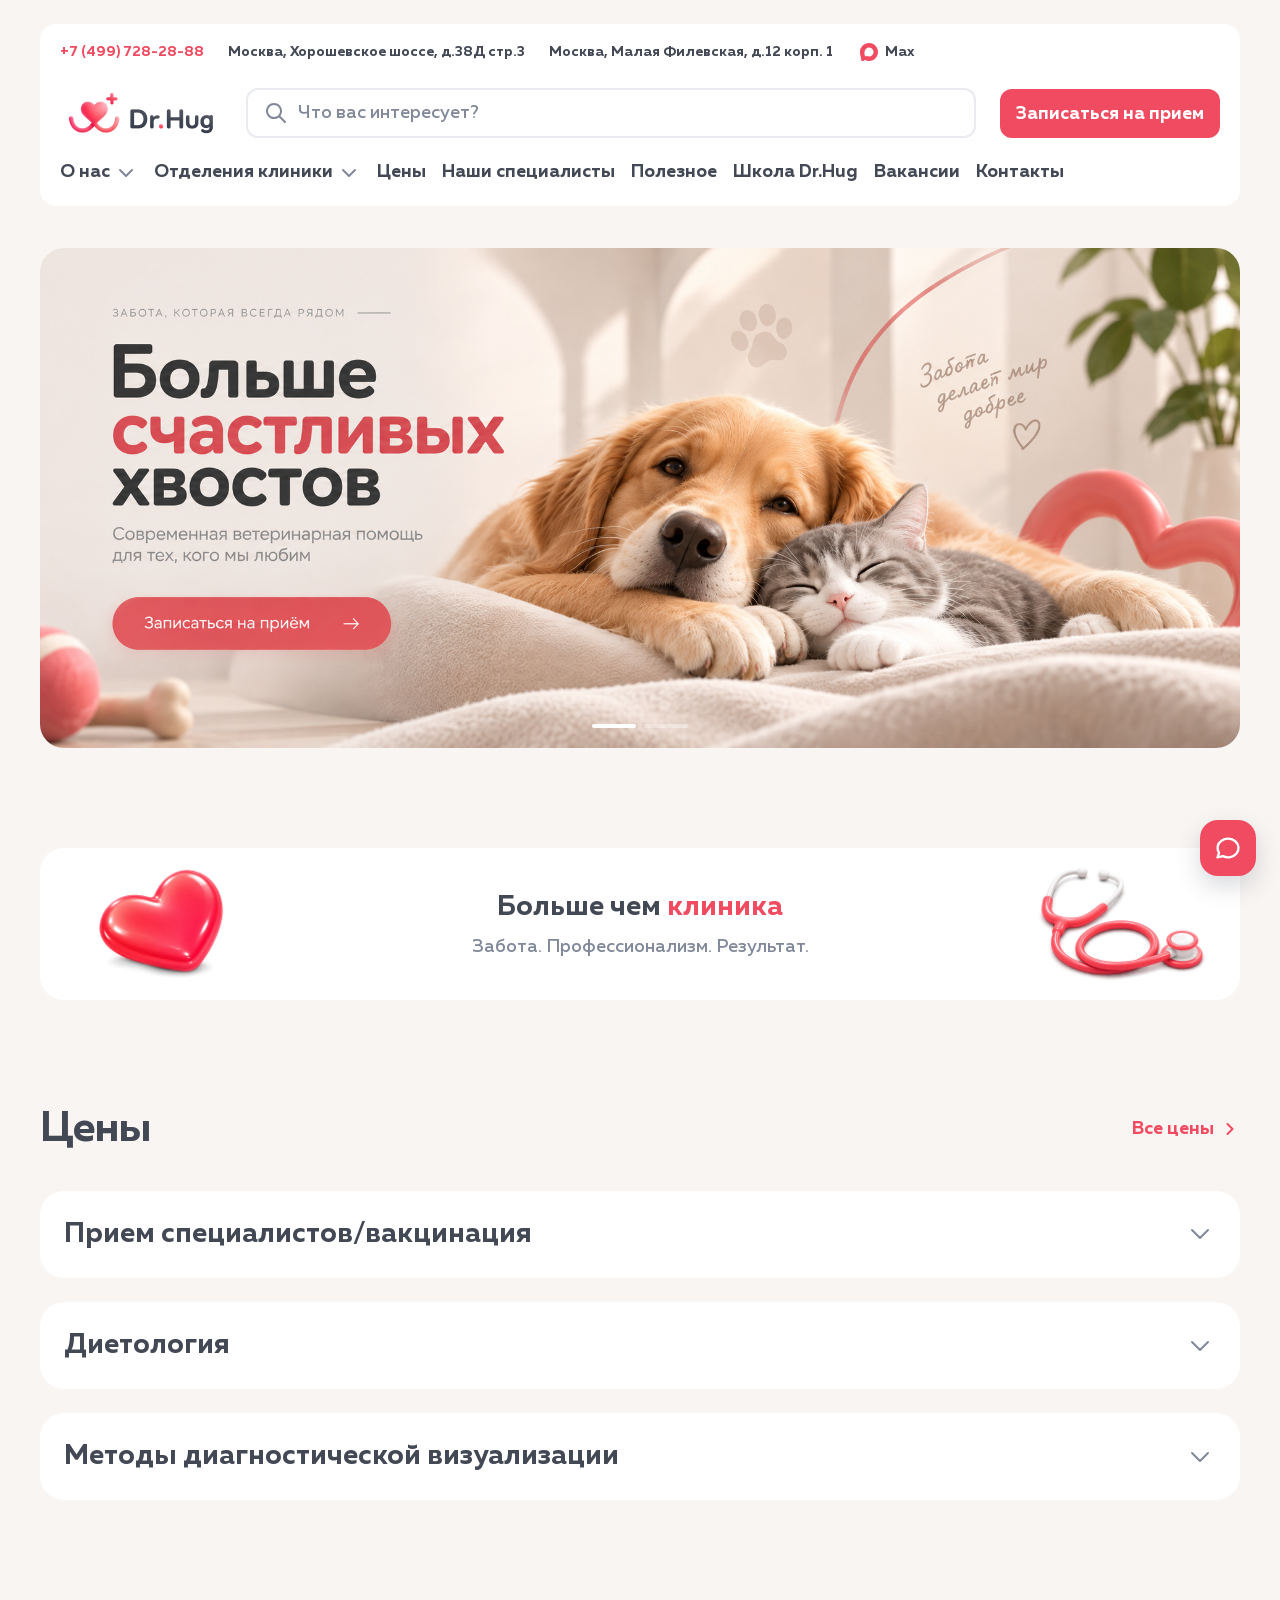
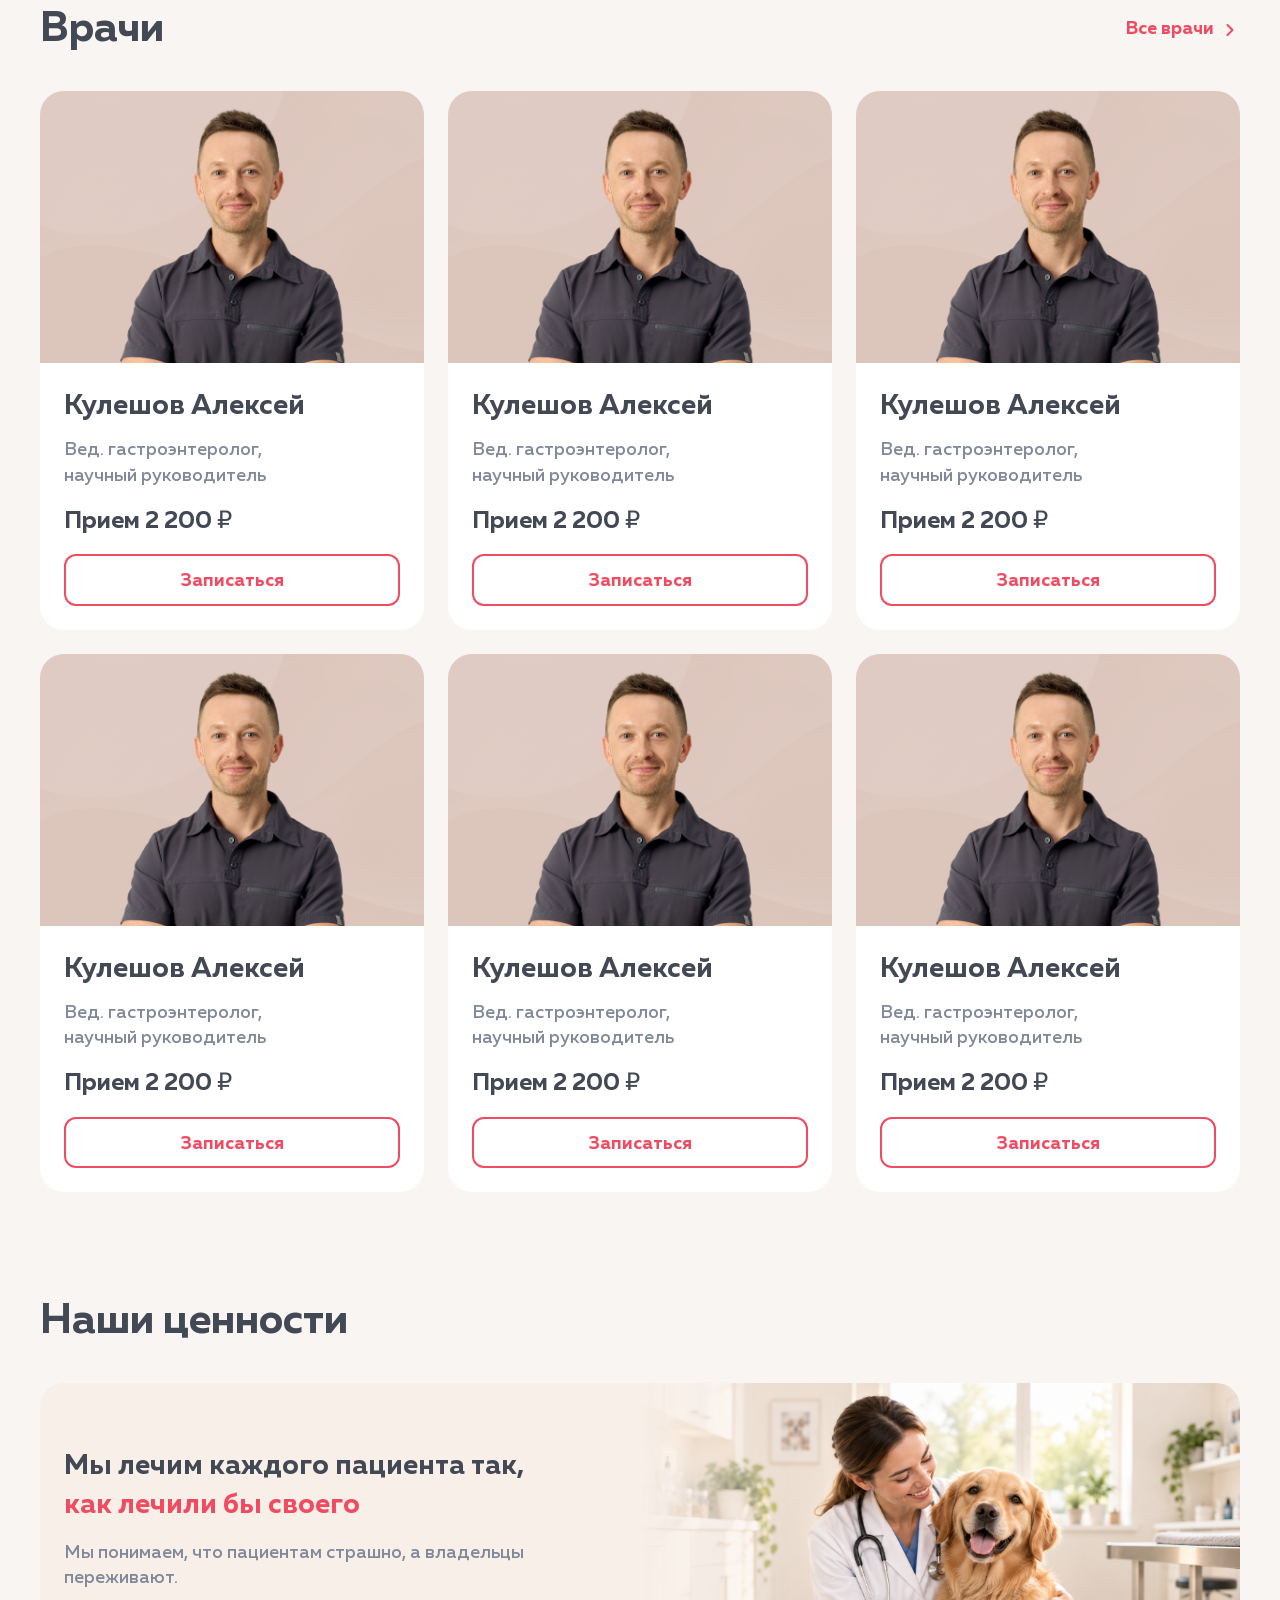
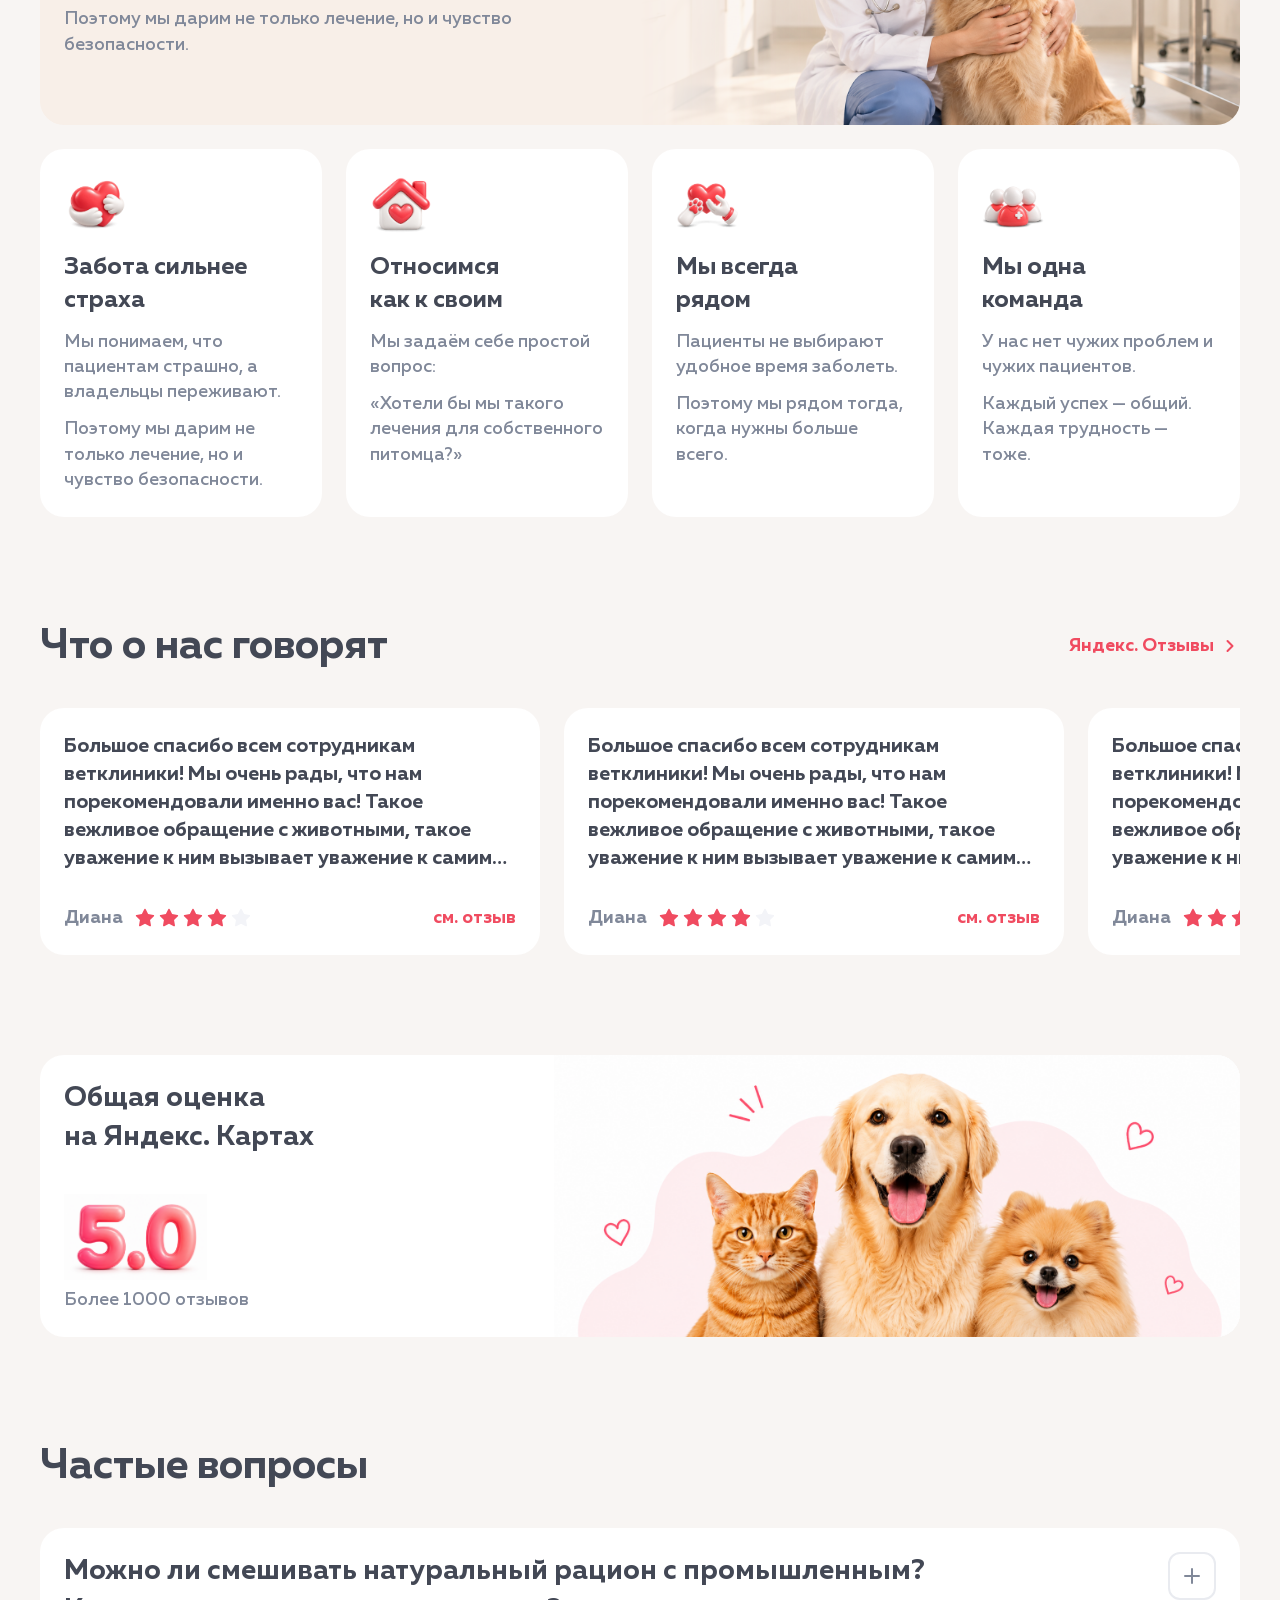
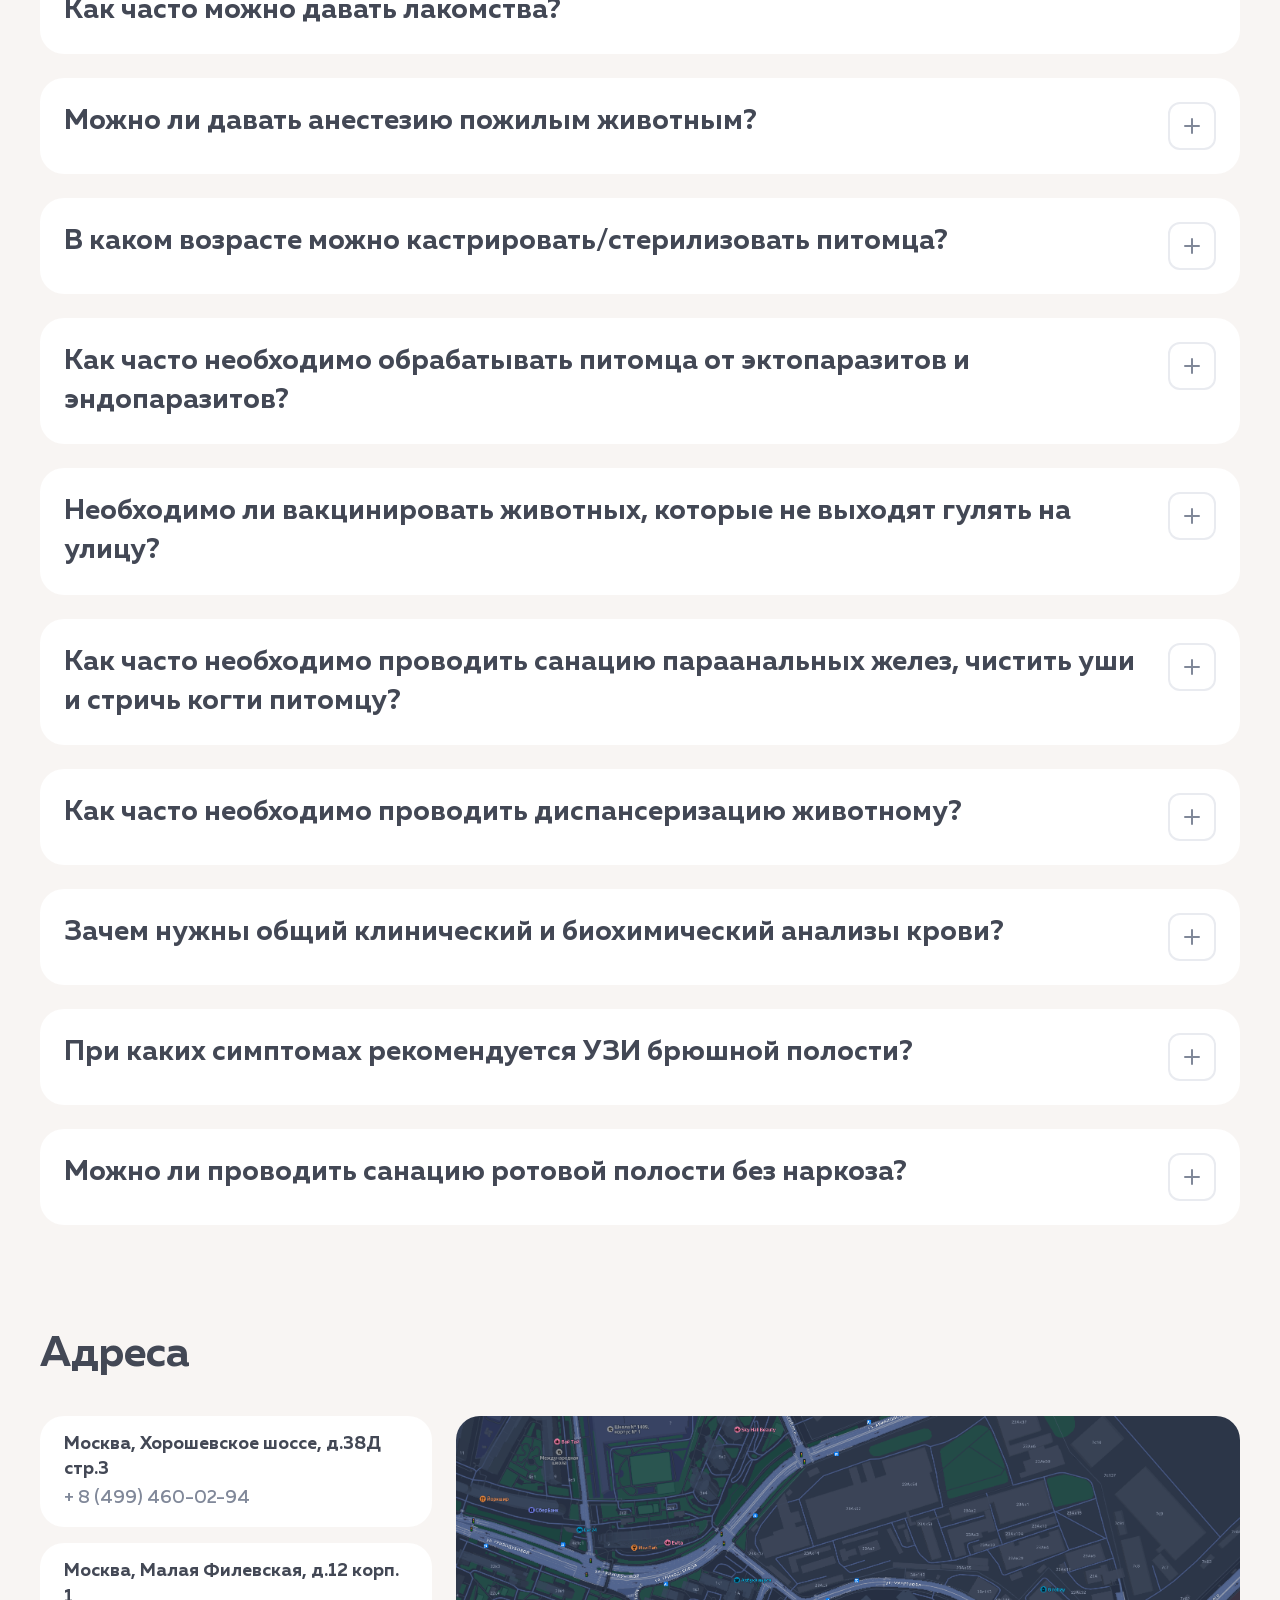
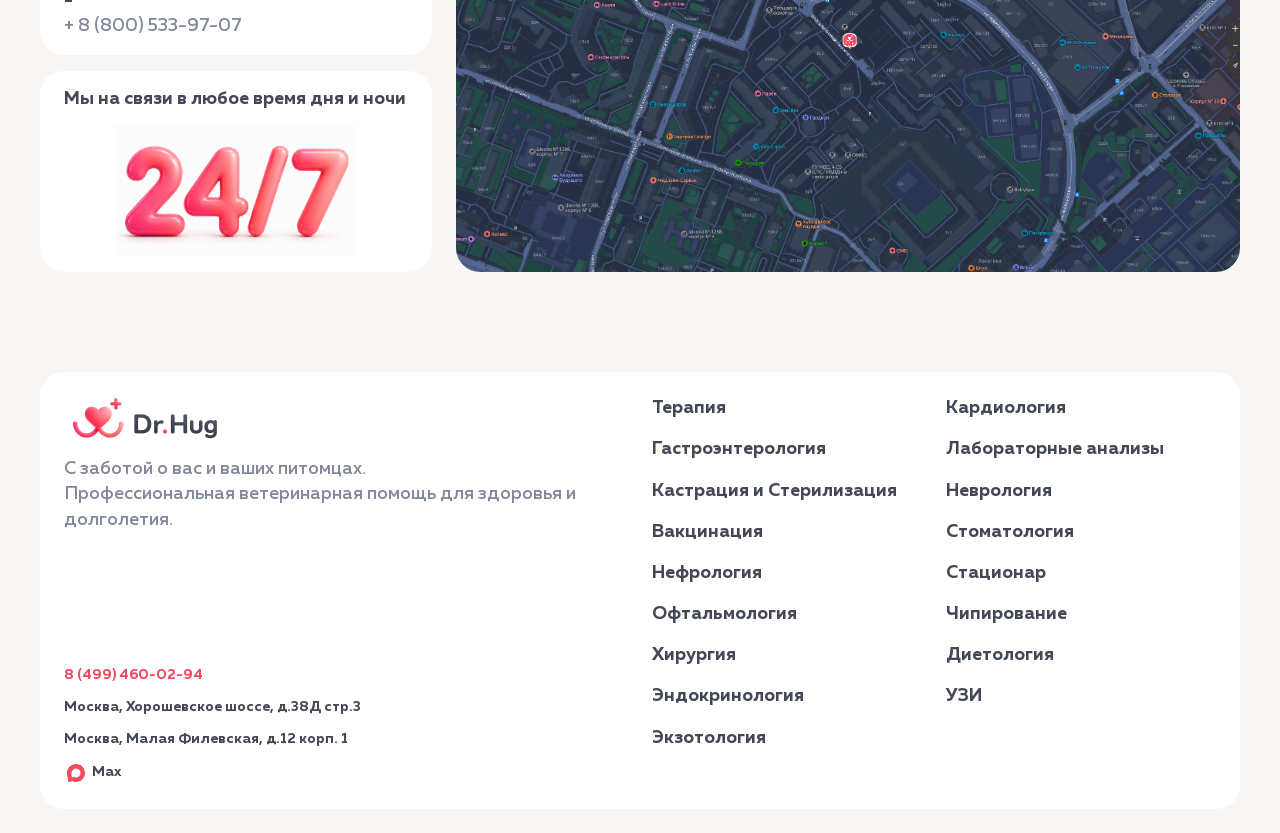
<file: index.html>
<!doctype html>
<html lang="ru">
<head>
  <meta charset="utf-8">
  <meta name="viewport" content="width=device-width, initial-scale=1">
  <meta name="theme-color" content="#f8f5f3">
  <title>Dr.Hug — ветеринарная клиника</title>
  <link rel="stylesheet" href="tokens.css">
  <link rel="stylesheet" href="styles.css">
  <link rel="stylesheet" href="responsive.css">
  <link rel="stylesheet" href="about-menu.css">
  <link rel="stylesheet" href="fields.css">
  <link rel="stylesheet" href="sale-modal.css">
  <link rel="stylesheet" href="faq-sheet.css">
  <link rel="stylesheet" href="price-banner.css">
  <link rel="stylesheet" href="chat.css">
</head>
<body>
  <div class="site-shell">
    <header class="site-header" id="top">
      <div class="header-top">
        <div class="header-address"><a href="tel:+74997282888">+7 (499) 728-28-88</a></div>
        <a class="header-location address-map-link" href="https://yandex.ru/profile/-/CXBbeXLl" target="_blank" rel="noopener noreferrer">Москва, Хорошевское шоссе, д.38Д стр.3</a>
        <a class="header-location address-map-link" href="https://yandex.ru/maps/-/CXBbmQYQ" target="_blank" rel="noopener noreferrer">Москва, Малая Филевская, д.12 корп. 1</a>
        <span class="max-link"><img src="assets/max.svg" alt=""> Max</span>
      </div>
      <div class="header-main">
        <a class="logo" href="#top" aria-label="Dr.Hug — на главную"><img class="logo-image" src="assets/logo-dr-hug.png" alt="Dr.Hug" width="648" height="180"></a>
        <div class="search-box field field-search"><img class="field-leading" src="assets/field-search.svg" alt=""><input type="search" placeholder="Что вас интересует?" aria-label="Поиск по сайту"><button class="field-clear" type="button" aria-label="Очистить поиск" hidden><img src="assets/field-search-clear.svg" alt=""></button></div>
        <button class="header-icon search-toggle" type="button" aria-label="Открыть поиск"><img src="assets/header-icon-1.svg" alt=""></button>
        <a class="button button-primary header-appointment" href="tel:+74997282888">Записаться на прием</a>
        <a class="header-icon phone-action" href="tel:+74997282888" aria-label="Записаться на приём"><img src="assets/header-icon-2.svg" alt=""></a>
        <button class="menu-toggle" type="button" aria-label="Открыть меню" aria-controls="main-navigation" aria-expanded="false"><span class="menu-lines" aria-hidden="true"></span></button>
      </div>
      <nav class="nav" id="main-navigation" aria-label="Основная навигация">
        <span class="nav-about"><button class="nav-about-trigger" type="button" aria-controls="about-submenu" aria-expanded="false">О нас <img src="assets/down.svg" alt=""></button><span class="nav-about-list" id="about-submenu"><a href="about.html">О компании</a><a href="index.html#values">Наши ценности</a><span>Документы</span><span>Лицензии</span></span></span><span class="nav-departments"><a href="departments.html">Отделения клиники <img src="assets/down.svg" alt=""></a><a class="nav-therapy" href="therapy.html">Терапевтическое отделение</a></span><a href="prices.html">Цены</a><a href="specialists.html">Наши специалисты</a><a href="useful.html">Полезное</a><a href="404.html">Школа Dr.Hug</a><a href="vacancies.html">Вакансии</a><a href="#contacts">Контакты</a>
      </nav>
    </header>

    <main>
      <section class="hero" aria-label="Баннеры клиники" aria-roledescription="слайдер">
        <picture class="hero-picture hero-slide is-active" aria-hidden="false"><source media="(max-width: 1100px)" srcset="assets/hero-mobile-top.png"><img class="hero-main" src="assets/hero-main.png" alt="Ветеринарная помощь для ваших питомцев"></picture>
        <picture class="hero-picture hero-slide" aria-hidden="true"><source media="(max-width: 1100px)" srcset="assets/hero-main.png"><img class="hero-main" src="assets/hero-mobile-top.png" alt="Забота рядом — здоровье и счастье ваших питомцев"></picture>
        <a class="hero-action" href="tel:+74994600294" aria-label="Записаться на приём"></a>
        <div class="hero-steps" role="group" aria-label="Выбрать баннер"><button class="active" type="button" aria-label="Показать баннер 1" aria-current="true"></button><button type="button" aria-label="Показать баннер 2" aria-current="false"></button></div>
      </section>

      <section class="intro-banner" aria-label="Больше чем клиника">
        <img src="assets/info-heart.png" alt="" class="intro-graphic">
        <div><h2>Больше чем <em>клиника</em></h2><p>Забота. Профессионализм. Результат.</p></div>
        <img src="assets/info-stethoscope.png" alt="" class="intro-graphic">
      </section>

      <section class="section prices" id="prices">
        <div class="section-head"><h2>Цены</h2><a href="prices.html">Все цены <span>›</span></a></div>
        <div class="price-card collapsed">
          <button class="accordion-heading" type="button" aria-expanded="false" aria-controls="price-content"><span>Прием специалистов/вакцинация</span><img class="chevron" src="assets/price-chevron-down.svg" alt=""></button>
          <div id="price-content" class="accordion-content" hidden>
            <div class="vaccine-banner"><img src="assets/vaccine.png" alt=""><div><strong>Вакцинация</strong><p>Наличие вакцины уточняйте по телефону.</p></div><button class="button button-outline" type="button" data-chat-open>Связаться с нами</button></div>
            <div class="price-table-wrap"><table class="price-table"><thead><tr><th>Наименование услуги</th><th>Стоимость</th></tr></thead><tbody>
              <tr><td class="sale-service"><span class="service-name">Первичный прием анестезиолога</span> <button class="sale-tag" type="button" aria-haspopup="dialog"><img src="assets/price-info.svg" alt="">Условия акции</button></td><td><span class="accent">12 000 ₽</span> <del>15 100 ₽</del></td></tr>
              <tr><td>Первичный прием гастроэнтеролога</td><td>12 000 ₽</td></tr>
              <tr><td>Первичный прием дерматолога</td><td>12 000 ₽</td></tr>
              <tr><td>Первичный прием диетолога (консультация без составления рациона)</td><td>12 000 ₽</td></tr>
              <tr class="group-row"><td colspan="2">Натуральный тип питания</td></tr>
              <tr><td>Вакцинация кошек импортной поливалентной вакциной (Биофел PCH/Фелоцел CVR)*</td><td>1 400 ₽ &nbsp;/&nbsp; 33 600 ₽</td></tr>
              <tr><td>Вакцинация собак импортной поливалентной вакциной (Биокан DHPPi-L/Вангард 7)*</td><td>12 000 ₽</td></tr>
              <tr><td>Вакцинация собак импортной поливалентной вакциной с бешенством (Биокан DHPPi-RL)*</td><td>12 000 ₽</td></tr>
              <tr><td>Вакцинация кошек импортной поливалентной вакциной с бешенством (Биофел PCHR)*</td><td>12 000 ₽</td></tr>
            </tbody></table></div>
          </div>
        </div>
        <div class="price-card collapsed">
          <button class="accordion-heading" type="button" aria-expanded="false" aria-controls="dietology-price-content"><span>Диетология</span><img class="chevron" src="assets/price-chevron-down.svg" alt=""></button>
          <div id="dietology-price-content" class="accordion-content" hidden>
            <div class="price-banners">
              <div class="vaccine-banner price-banner-hours"><img src="assets/banner-1caba.png" alt=""><div><strong>Пн - Пт с 11:00 до 16:00</strong><p>Пройти программу по акционной цене можно с понедельника по пятницу с 11:00 до 16:00. Необходима предварительная запись.</p></div><button class="button button-outline" type="button" data-chat-open>Связаться с нами</button></div>
              <div class="vaccine-banner price-banner-healthy"><img src="assets/banner-40c28.png" alt=""><div><strong>Только для клинически здоровых питомцев</strong><p>Чекапы проводятся только для клинически здоровых питомцев, у которых отсутствуют симптомы заболеваний.</p></div></div>
              <div class="vaccine-banner"><img src="assets/banner-44ffb.png" alt=""><div><strong>Стоимость препаратов</strong><p>Стоимость препаратов рассчитывается с учетом веса пациента.</p></div></div>
            </div>
            <div class="price-table-wrap"><table class="price-table"><thead><tr><th>Наименование услуги</th><th>Стоимость</th></tr></thead><tbody>
              <tr><td>Первичный прием диетолога (консультация без составления рациона)</td><td>12 000 ₽</td></tr>
              <tr><td>Повторный прием диетолога</td><td>6 000 ₽</td></tr>
              <tr><td>Консультация по коррекции рациона</td><td><span class="accent">8 000 ₽</span> <del>10 000 ₽</del></td></tr>
              <tr><td>Составление индивидуального плана питания (кошка / собака)</td><td>14 000 ₽ <span class="price-separator">/</span> 16 000 ₽</td></tr>
            </tbody></table></div>
          </div>
        </div>
        <div class="price-card collapsed">
          <button class="accordion-heading" type="button" aria-expanded="false" aria-controls="diagnostics-price-content"><span>Методы диагностической визуализации</span><img class="chevron" src="assets/price-chevron-down.svg" alt=""></button>
          <div id="diagnostics-price-content" class="accordion-content" hidden>
            <div class="vaccine-banner"><img src="assets/info-stethoscope.png" alt=""><div><strong>Диагностика питомца</strong><p>Подскажем, какое исследование подойдёт питомцу, и поможем с записью.</p></div><button class="button button-outline" type="button" data-chat-open>Связаться с нами</button></div>
            <div class="price-table-wrap"><table class="price-table"><thead><tr><th>Наименование услуги</th><th>Стоимость</th></tr></thead><tbody>
              <tr><td>УЗИ органов брюшной полости</td><td>3 200 ₽</td></tr>
              <tr><td class="sale-service"><span class="service-name">Рентгенография грудной клетки (2 проекции)</span> <button class="sale-tag" type="button" aria-haspopup="dialog" data-sale="diagnostics"><img src="assets/price-info.svg" alt="">Условия акции</button></td><td><span class="accent">4 800 ₽</span> <del>6 000 ₽</del></td></tr>
              <tr><td>Рентгенография конечности (1 / 2 проекции)</td><td>2 600 ₽ <span class="price-separator">/</span> 3 600 ₽</td></tr>
              <tr><td>Эхокардиография</td><td>5 500 ₽</td></tr>
            </tbody></table></div>
          </div>
        </div>
      </section>

      <section class="section doctors" id="doctors"><div class="section-head"><h2>Врачи</h2><a href="specialists.html">Все врачи <span>›</span></a></div><div class="doctor-grid" id="doctor-grid"></div></section>

      <section class="section values" id="values"><div class="section-head"><h2>Наши ценности</h2></div>
        <div class="values-feature"><div class="values-feature-copy"><h3>Мы лечим каждого пациента так,<br> <em>как лечили бы своего</em></h3><p>Мы понимаем, что пациентам страшно, а владельцы переживают.</p><p>Поэтому мы дарим не только лечение, но и чувство безопасности.</p></div><img src="assets/values-main.png" alt="Ветеринар обнимает собаку"></div>
        <div class="value-grid" role="region" tabindex="0" aria-label="Карточки ценностей клиники"><article><img src="assets/values-1.png" alt=""><h3>Забота сильнее <br>страха</h3><p>Мы понимаем, что пациентам страшно, а владельцы переживают.</p><p>Поэтому мы дарим не только лечение, но и чувство безопасности.</p></article><article><img src="assets/values-2.png" alt=""><h3>Относимся <br>как к своим</h3><p>Мы задаём себе простой вопрос:</p><p>«Хотели бы мы такого лечения для собственного питомца?»</p></article><article><img src="assets/values-3.png" alt=""><h3>Мы всегда <br>рядом</h3><p>Пациенты не выбирают удобное время заболеть.</p><p>Поэтому мы рядом тогда, когда нужны больше всего.</p></article><article><img src="assets/values-4.png" alt=""><h3>Мы одна <br>команда</h3><p>У нас нет чужих проблем и чужих пациентов.</p><p>Каждый успех — общий. Каждая трудность — тоже.</p></article></div>
      </section>

      <section class="section reviews" id="reviews"><div class="section-head"><h2>Что о нас говорят</h2><a href="#reviews">Яндекс. Отзывы <span>›</span></a></div><div class="review-viewport"><div class="review-track" id="review-track"></div></div></section>
      <section class="rating-card"><div class="rating-copy"><h2>Общая оценка<br>на Яндекс. Картах</h2><img src="assets/rating.png" alt="5.0"><p>Более 1000 отзывов</p></div><div class="rating-image" role="img" aria-label="Кот, собака и шпиц"></div></section>

      <section class="section faq" id="faq"><div class="section-head"><h2>Частые вопросы</h2></div><div id="faq-list"></div></section>

      <section class="section contacts" id="contacts"><div class="section-head"><h2>Адреса</h2></div><div class="contact-grid"><div class="contact-cards"><article><a class="address-map-link" href="https://yandex.ru/profile/-/CXBbeXLl" target="_blank" rel="noopener noreferrer"><strong>Москва, Хорошевское шоссе, д.38Д стр.3</strong></a><a href="tel:+74994600294">+ 8 (499) 460-02-94</a></article><article><a class="address-map-link" href="https://yandex.ru/maps/-/CXBbmQYQ" target="_blank" rel="noopener noreferrer"><strong>Москва, Малая Филевская, д.12 корп. 1</strong></a><a href="tel:+78005339707">+ 8 (800) 533-97-07</a></article><article class="round-clock"><strong>Мы на связи в любое время дня и ночи</strong><img src="assets/clock-24-7.png" alt="24/7"></article></div><div class="map-card"><img src="assets/map.png" alt="Карта расположения клиники"></div></div></section>
    </main>

    <footer class="site-footer"><div class="footer-about"><a class="logo" href="#top" aria-label="Dr.Hug — на главную"><img class="logo-image" src="assets/logo-dr-hug.png" alt="Dr.Hug" width="648" height="180"></a><p>С заботой о вас и ваших питомцах.<br>Профессиональная ветеринарная помощь для здоровья и долголетия.</p><div class="footer-contact"><a href="tel:+74994600294">8 (499) 460-02-94</a><a class="address-map-link" href="https://yandex.ru/profile/-/CXBbeXLl" target="_blank" rel="noopener noreferrer"><small>Москва, Хорошевское шоссе, д.38Д стр.3</small></a><a class="address-map-link" href="https://yandex.ru/maps/-/CXBbmQYQ" target="_blank" rel="noopener noreferrer"><small>Москва, Малая Филевская, д.12 корп. 1</small></a><span class="max-link"><img src="assets/max.svg" alt=""> Max</span></div></div><nav class="footer-links" aria-label="Услуги"><div><a href="therapy.html">Терапия</a><a href="prices.html">Гастроэнтерология</a><a href="prices.html">Кастрация и Стерилизация</a><a href="prices.html">Вакцинация</a><a href="prices.html">Нефрология</a><a href="prices.html">Офтальмология</a><a href="prices.html">Хирургия</a><a href="prices.html">Эндокринология</a><a href="prices.html">Экзотология</a></div><div><a href="prices.html">Кардиология</a><a href="prices.html">Лабораторные анализы</a><a href="prices.html">Неврология</a><a href="prices.html">Стоматология</a><a href="inpatient.html">Стационар</a><a href="prices.html">Чипирование</a><a href="prices.html">Диетология</a><a href="prices.html">УЗИ</a></div></nav></footer>
  </div>
  <div class="quick-actions chat-widget-anchor" aria-label="Связаться с Dr.Hug"><button class="chat-launcher" type="button" aria-label="Открыть чат Dr.Hug" aria-controls="dr-hug-chat" aria-expanded="false" title="Чат Dr.Hug"><img src="assets/chat-assistant.svg" alt=""></button></div>
  <script src="fields.js"></script>
  <script src="script.js"></script>
  <script src="sale-modal.js"></script>
  <script src="about-menu.js"></script>
  <script src="chat.js"></script>
</body>
</html>
</file>
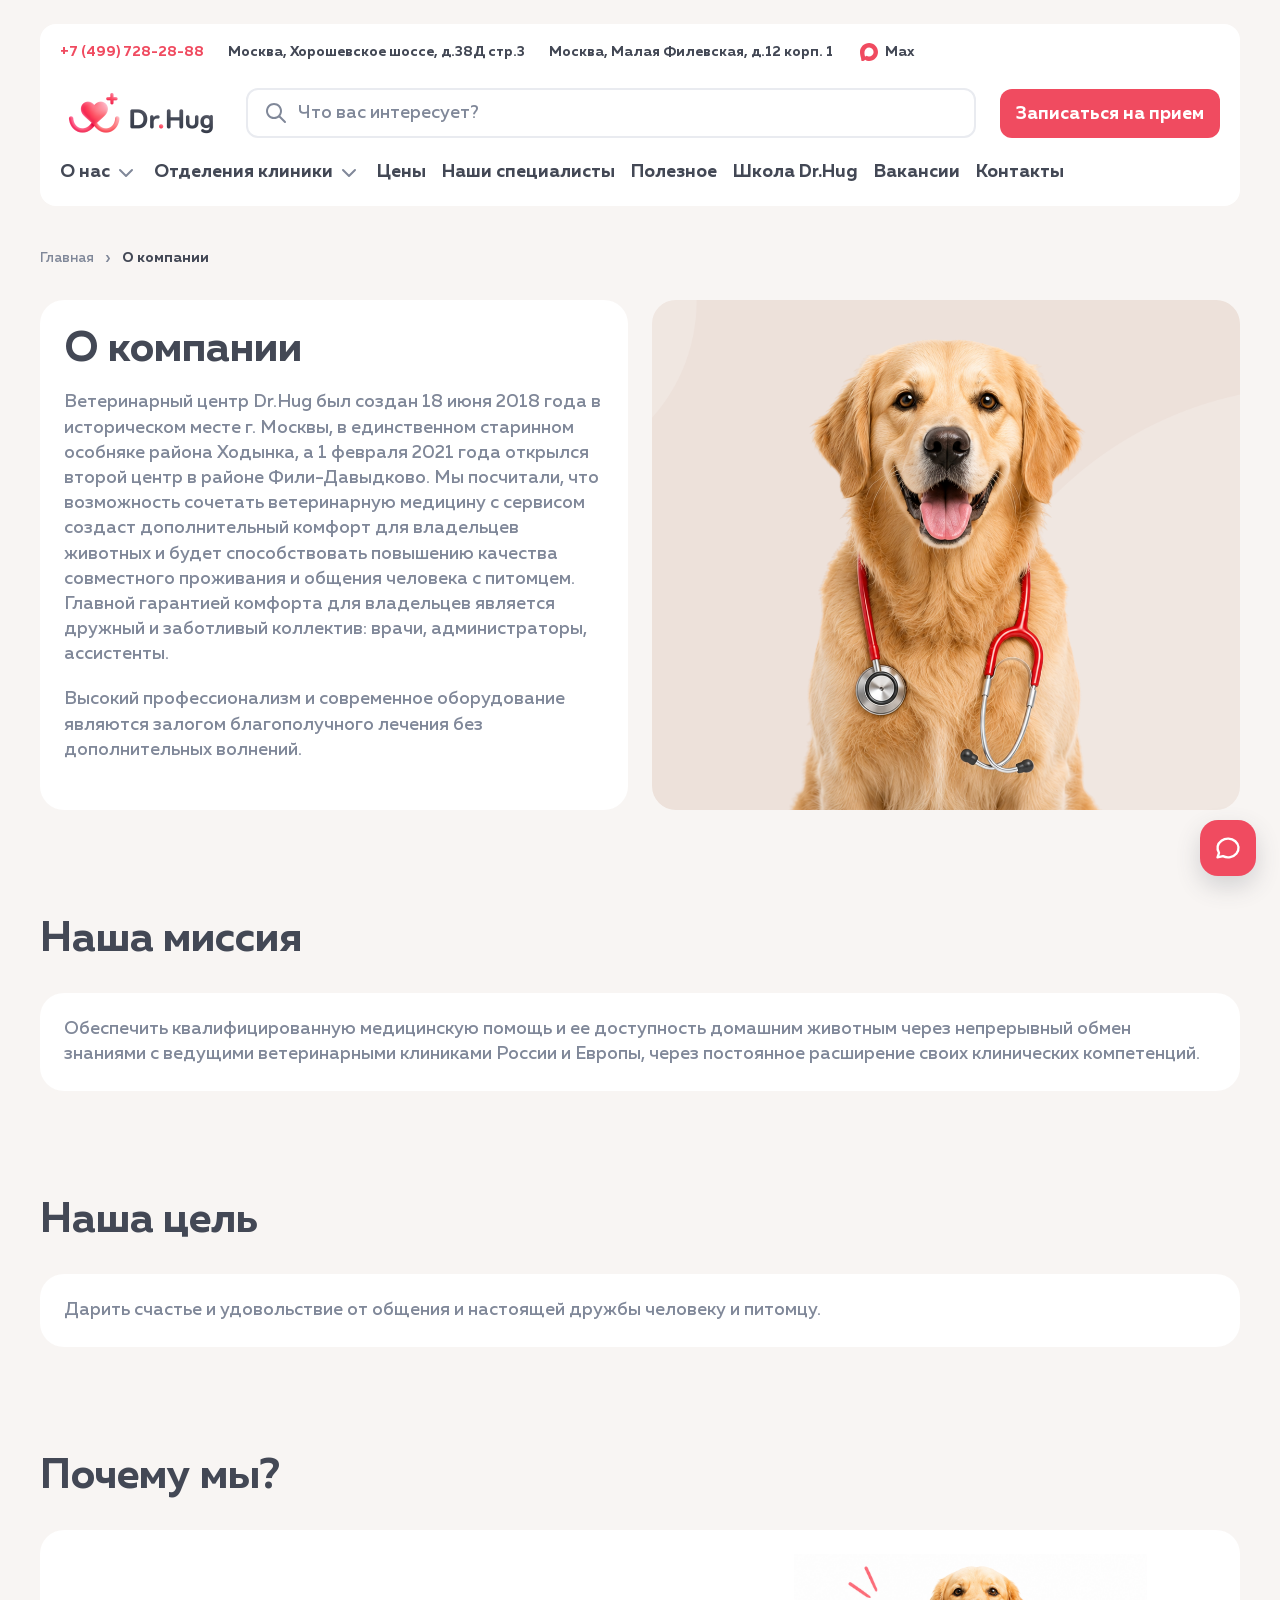
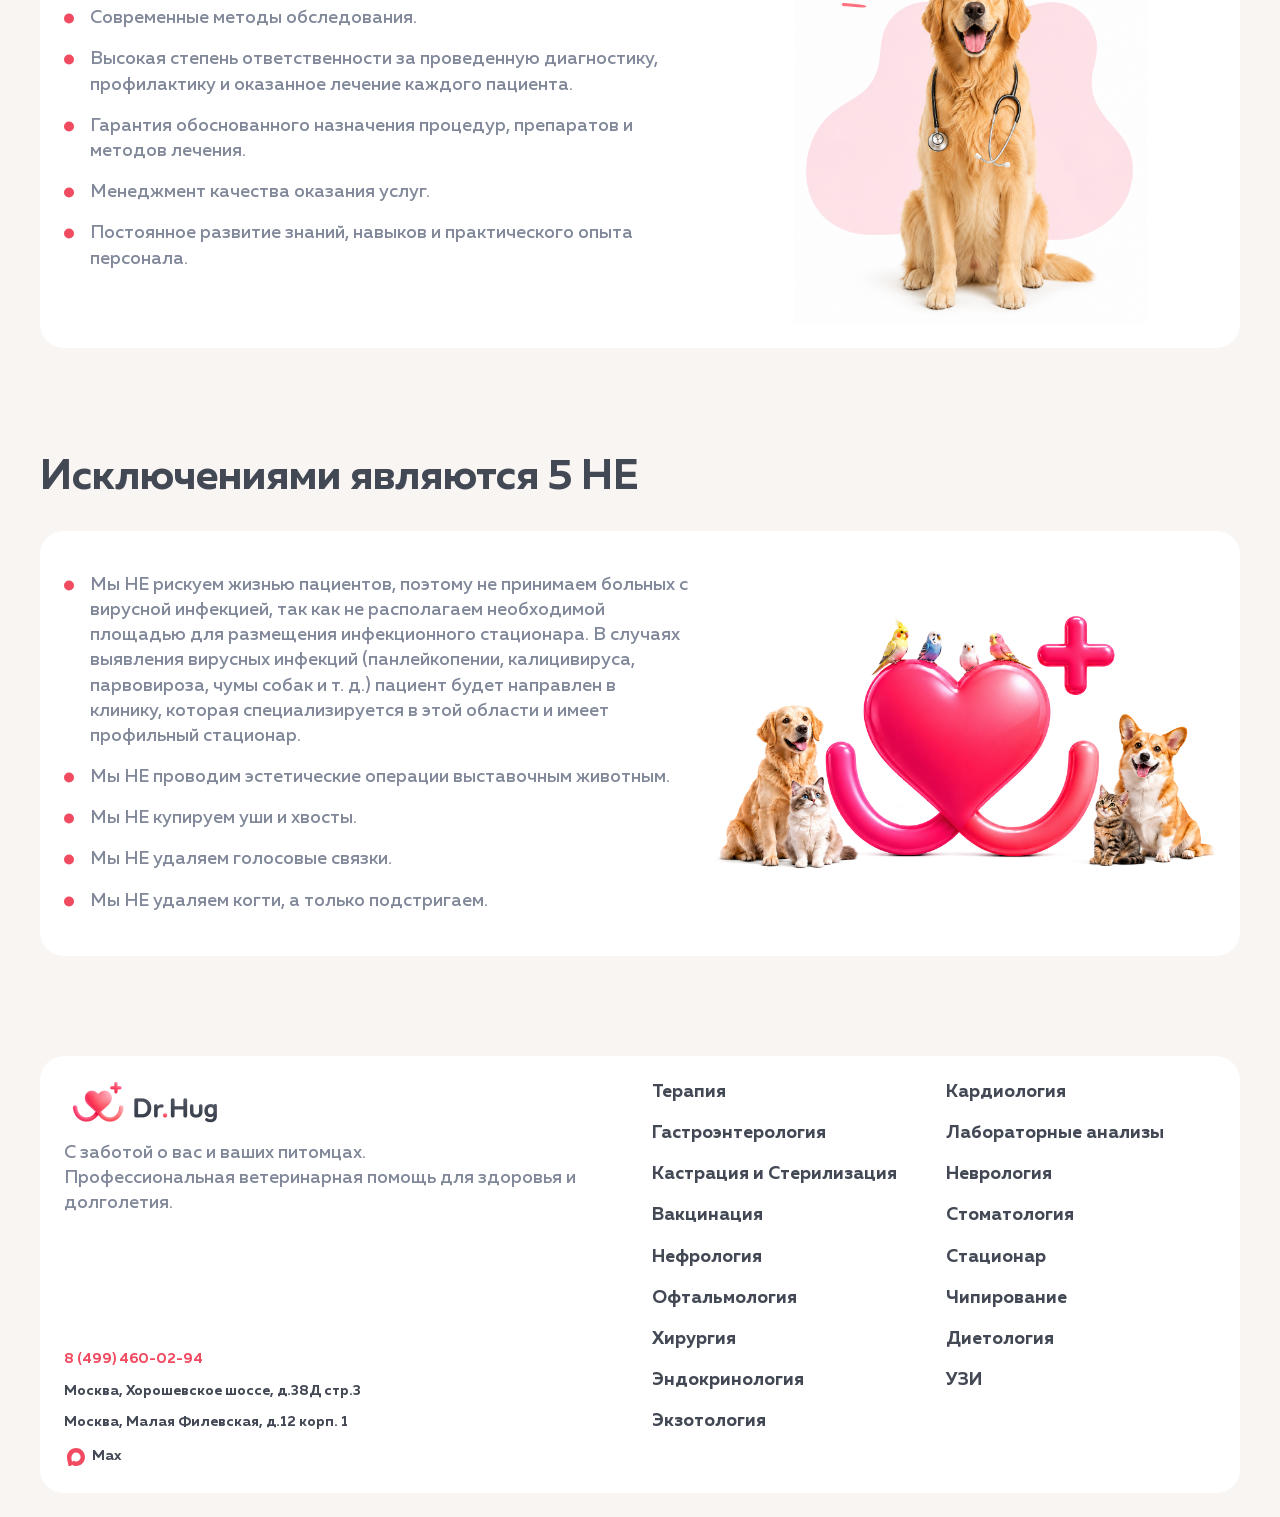
<file: about.html>
<!doctype html>
<html lang="ru">
<head>
  <meta charset="utf-8">
  <meta name="viewport" content="width=device-width, initial-scale=1">
  <meta name="theme-color" content="#f8f5f3">
  <title>О компании — Dr.Hug</title>
  <link rel="stylesheet" href="tokens.css">
  <link rel="stylesheet" href="styles.css">
  <link rel="stylesheet" href="responsive.css">
  <link rel="stylesheet" href="fields.css">
  <link rel="stylesheet" href="about-menu.css">
  <link rel="stylesheet" href="about.css">
  <link rel="stylesheet" href="chat.css">
</head>
<body class="about-page">
  <div class="site-shell">
    <header class="site-header" id="top">
      <div class="header-top">
        <div class="header-address"><a href="tel:+74997282888">+7 (499) 728-28-88</a></div>
        <a class="header-location address-map-link" href="https://yandex.ru/profile/-/CXBbeXLl" target="_blank" rel="noopener noreferrer">Москва, Хорошевское шоссе, д.38Д стр.3</a>
        <a class="header-location address-map-link" href="https://yandex.ru/maps/-/CXBbmQYQ" target="_blank" rel="noopener noreferrer">Москва, Малая Филевская, д.12 корп. 1</a>
        <span class="max-link"><img src="assets/max.svg" alt=""> Max</span>
      </div>
      <div class="header-main">
        <a class="logo" href="index.html#top" aria-label="Dr.Hug — на главную"><img class="logo-image" src="assets/logo-dr-hug.png" alt="Dr.Hug" width="648" height="180"></a>
        <div class="search-box field field-search"><img class="field-leading" src="assets/field-search.svg" alt=""><input type="search" placeholder="Что вас интересует?" aria-label="Поиск по сайту"><button class="field-clear" type="button" aria-label="Очистить поиск" hidden><img src="assets/field-search-clear.svg" alt=""></button></div>
        <button class="header-icon search-toggle" type="button" aria-label="Открыть поиск"><img src="assets/header-icon-1.svg" alt=""></button>
        <a class="button button-primary header-appointment" href="tel:+74997282888">Записаться на прием</a>
        <a class="header-icon phone-action" href="tel:+74997282888" aria-label="Записаться на приём"><img src="assets/header-icon-2.svg" alt=""></a>
        <button class="menu-toggle" type="button" aria-label="Открыть меню" aria-controls="main-navigation" aria-expanded="false"><span class="menu-lines" aria-hidden="true"></span></button>
      </div>
      <nav class="nav" id="main-navigation" aria-label="Основная навигация">
        <span class="nav-about"><button class="nav-about-trigger" type="button" aria-controls="about-submenu" aria-expanded="false">О нас <img src="assets/down.svg" alt=""></button><span class="nav-about-list" id="about-submenu"><a href="about.html" aria-current="page">О компании</a><a href="index.html#values">Наши ценности</a><span>Документы</span><span>Лицензии</span></span></span><span class="nav-departments"><a href="departments.html">Отделения клиники <img src="assets/down.svg" alt=""></a><a class="nav-therapy" href="therapy.html">Терапевтическое отделение</a></span><a href="prices.html">Цены</a><a href="specialists.html">Наши специалисты</a><a href="useful.html">Полезное</a><a href="404.html">Школа Dr.Hug</a><a href="vacancies.html">Вакансии</a><a href="index.html#contacts">Контакты</a>
      </nav>
    </header>

    <main class="about-main">
      <section class="about-intro" aria-labelledby="about-title">
        <nav aria-label="Навигационная цепочка"><a href="index.html">Главная</a><span aria-hidden="true">›</span><span aria-current="page">О компании</span></nav>
        <div class="about-hero">
          <div class="about-hero-copy">
            <h1 id="about-title">О компании</h1>
            <p>Ветеринарный центр Dr.Hug был создан 18 июня 2018 года в историческом месте г. Москвы, в единственном старинном особняке района Ходынка, а 1 февраля 2021 года открылся второй центр в районе Фили-Давыдково. Мы посчитали, что возможность сочетать ветеринарную медицину с сервисом создаст дополнительный комфорт для владельцев животных и будет способствовать повышению качества совместного проживания и общения человека с питомцем. Главной гарантией комфорта для владельцев является дружный и заботливый коллектив: врачи, администраторы, ассистенты.</p>
            <p>Высокий профессионализм и современное оборудование являются залогом благополучного лечения без дополнительных волнений.</p>
          </div>
          <div class="about-hero-art" role="img" aria-label="Собака со стетоскопом"><img class="about-hero-shape" src="assets/about-hero-bg.png" alt=""><img class="about-hero-dog" src="assets/about-hero-dog.png" alt=""></div>
        </div>
      </section>

      <section class="about-section" aria-labelledby="about-mission-title">
        <h2 id="about-mission-title">Наша миссия</h2>
        <div class="about-copy-card"><p>Обеспечить квалифицированную медицинскую помощь и ее доступность домашним животным через непрерывный обмен знаниями с ведущими ветеринарными клиниками России и Европы, через постоянное расширение своих клинических компетенций.</p></div>
      </section>

      <section class="about-section" aria-labelledby="about-goal-title">
        <h2 id="about-goal-title">Наша цель</h2>
        <div class="about-copy-card"><p>Дарить счастье и удовольствие от общения и настоящей дружбы человеку и питомцу.</p></div>
      </section>

      <section class="about-section" aria-labelledby="about-why-title">
        <h2 id="about-why-title">Почему мы?</h2>
        <div class="about-feature-card">
          <ul class="about-points">
            <li>Современные методы обследования.</li>
            <li>Высокая степень ответственности за проведенную диагностику, профилактику и оказанное лечение каждого пациента.</li>
            <li>Гарантия обоснованного назначения процедур, препаратов и методов лечения.</li>
            <li>Менеджмент качества оказания услуг.</li>
            <li>Постоянное развитие знаний, навыков и практического опыта персонала.</li>
          </ul>
          <div class="about-feature-art"><img src="assets/about-why.png" alt="Золотистый ретривер со стетоскопом" loading="lazy"></div>
        </div>
      </section>

      <section class="about-section about-five" aria-labelledby="about-five-title">
        <h2 id="about-five-title">Исключениями являются 5 НЕ</h2>
        <div class="about-feature-card">
          <ul class="about-points">
            <li>Мы НЕ рискуем жизнью пациентов, поэтому не принимаем больных с вирусной инфекцией, так как не располагаем необходимой площадью для размещения инфекционного стационара. В случаях выявления вирусных инфекций (панлейкопении, калицивируса, парвовироза, чумы собак и т. д.) пациент будет направлен в клинику, которая специализируется в этой области и имеет профильный стационар.</li>
            <li>Мы НЕ проводим эстетические операции выставочным животным.</li>
            <li>Мы НЕ купируем уши и хвосты.</li>
            <li>Мы НЕ удаляем голосовые связки.</li>
            <li>Мы НЕ удаляем когти, а только подстригаем.</li>
          </ul>
          <div class="about-feature-art"><img src="assets/about-five-not.png" alt="Питомцы и символ Dr.Hug" loading="lazy"></div>
        </div>
      </section>
    </main>

    <footer class="site-footer"><div class="footer-about"><a class="logo" href="index.html#top" aria-label="Dr.Hug — на главную"><img class="logo-image" src="assets/logo-dr-hug.png" alt="Dr.Hug" width="648" height="180"></a><p>С заботой о вас и ваших питомцах.<br>Профессиональная ветеринарная помощь для здоровья и долголетия.</p><div class="footer-contact"><a href="tel:+74994600294">8 (499) 460-02-94</a><a class="address-map-link" href="https://yandex.ru/profile/-/CXBbeXLl" target="_blank" rel="noopener noreferrer"><small>Москва, Хорошевское шоссе, д.38Д стр.3</small></a><a class="address-map-link" href="https://yandex.ru/maps/-/CXBbmQYQ" target="_blank" rel="noopener noreferrer"><small>Москва, Малая Филевская, д.12 корп. 1</small></a><span class="max-link"><img src="assets/max.svg" alt=""> Max</span></div></div><nav class="footer-links" aria-label="Услуги"><div><a href="therapy.html">Терапия</a><a href="prices.html">Гастроэнтерология</a><a href="prices.html">Кастрация и Стерилизация</a><a href="prices.html">Вакцинация</a><a href="prices.html">Нефрология</a><a href="prices.html">Офтальмология</a><a href="prices.html">Хирургия</a><a href="prices.html">Эндокринология</a><a href="prices.html">Экзотология</a></div><div><a href="prices.html">Кардиология</a><a href="prices.html">Лабораторные анализы</a><a href="prices.html">Неврология</a><a href="prices.html">Стоматология</a><a href="inpatient.html">Стационар</a><a href="prices.html">Чипирование</a><a href="prices.html">Диетология</a><a href="prices.html">УЗИ</a></div></nav></footer>
  </div>
  <div class="quick-actions chat-widget-anchor" aria-label="Связаться с Dr.Hug"><button class="chat-launcher" type="button" aria-label="Открыть чат Dr.Hug" aria-controls="dr-hug-chat" aria-expanded="false" title="Чат Dr.Hug"><img src="assets/chat-assistant.svg" alt=""></button></div>
  <script src="fields.js"></script>
  <script src="departments.js"></script>
  <script src="about-menu.js"></script>
  <script src="chat.js"></script>
</body>
</html>
</file>
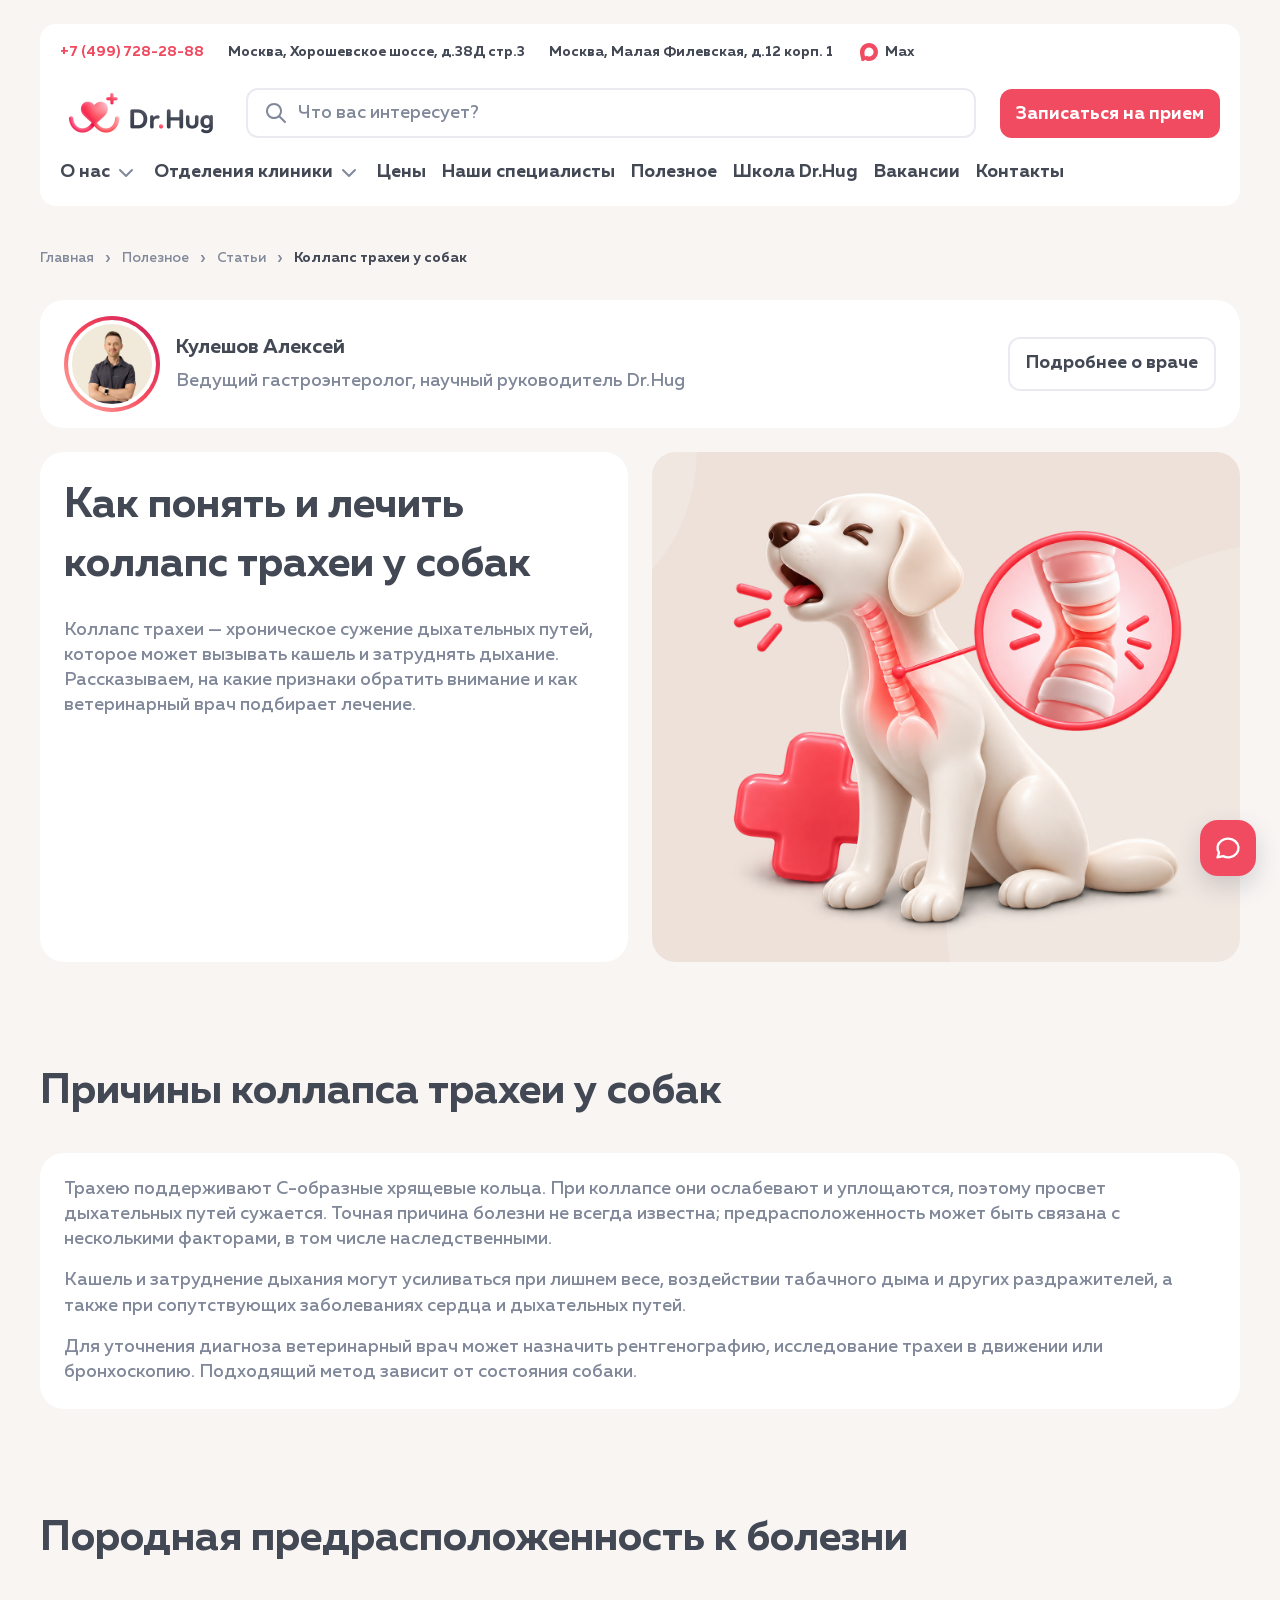
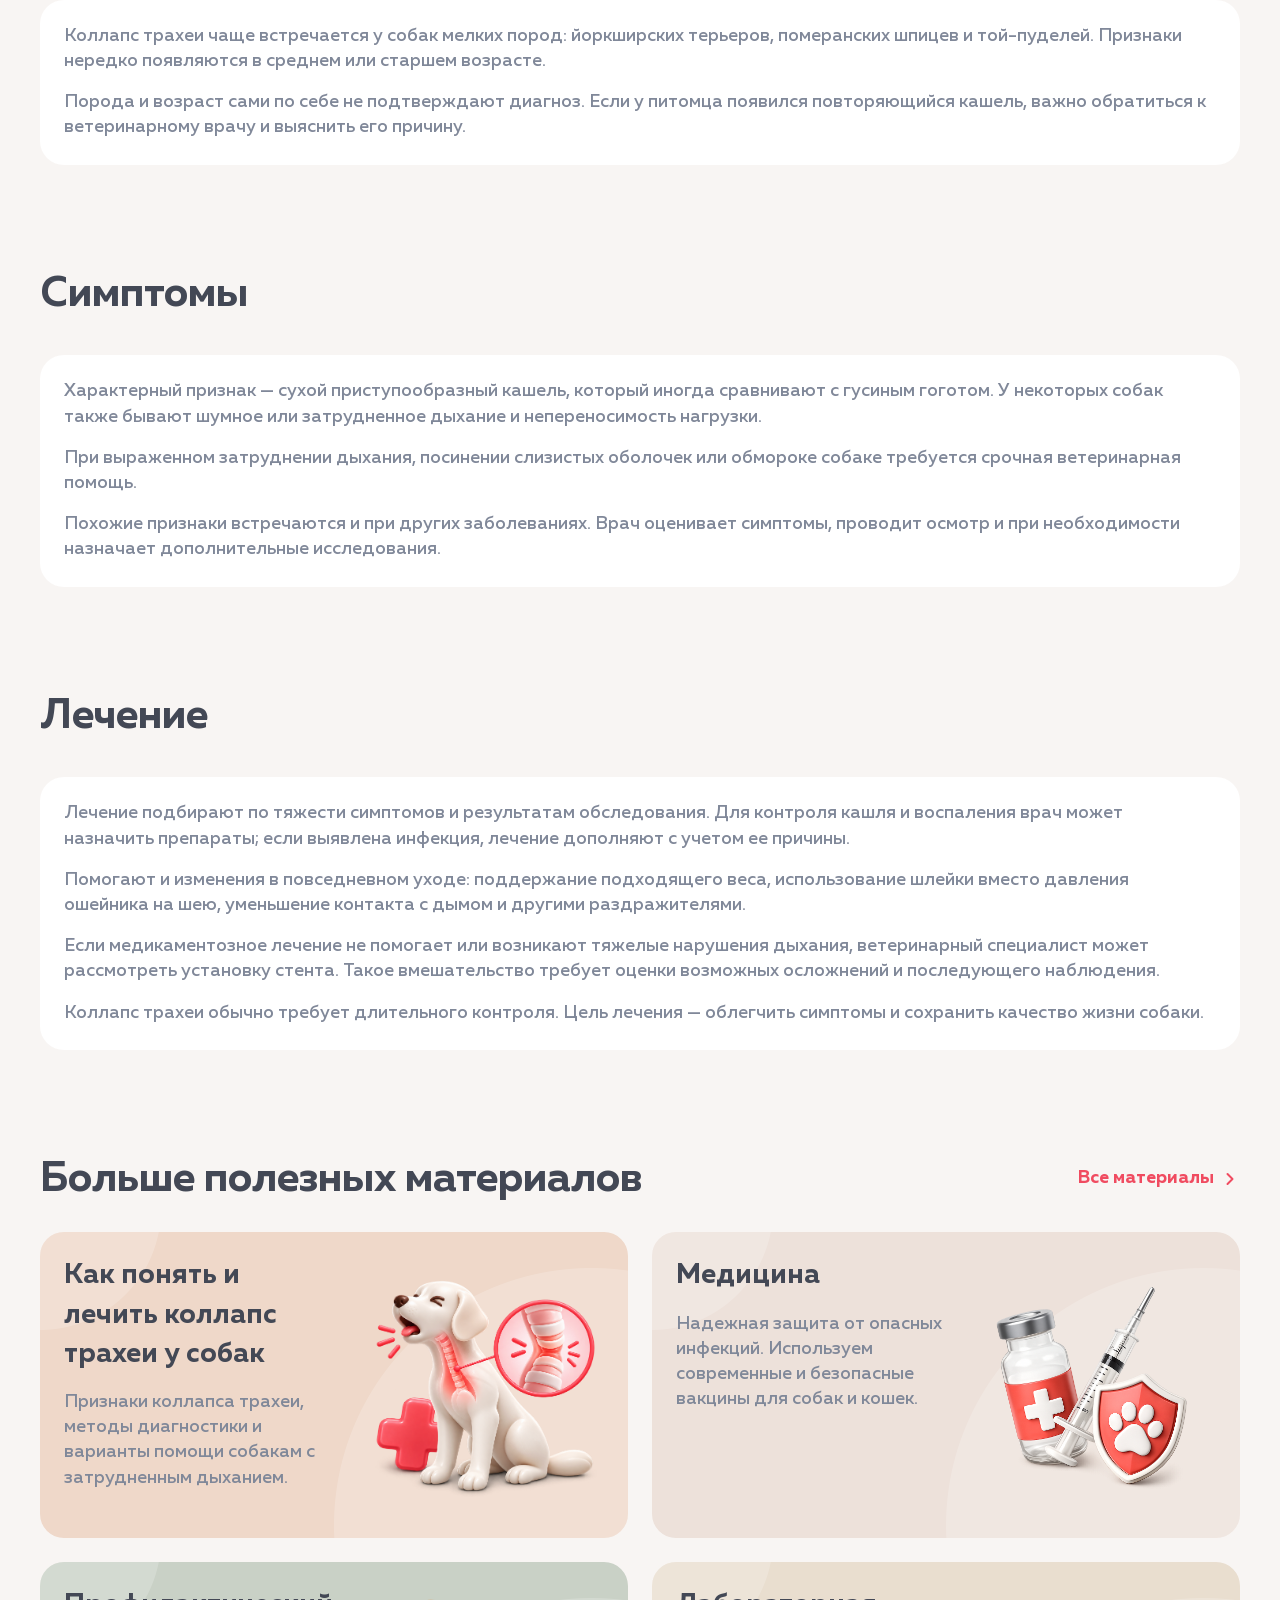
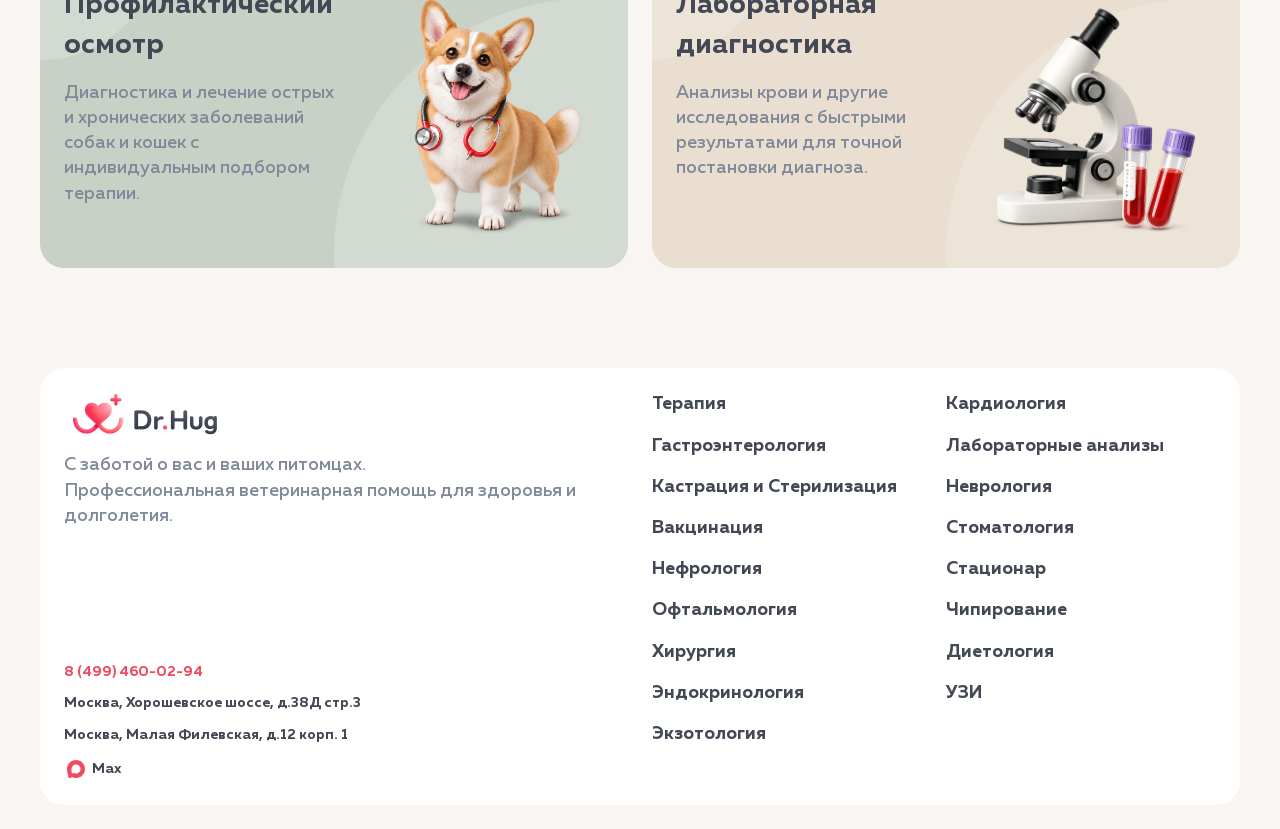
<file: article-trachea.html>
<!doctype html>
<html lang="ru">
<head>
  <meta charset="utf-8">
  <meta name="viewport" content="width=device-width, initial-scale=1">
  <meta name="theme-color" content="#f8f5f3">
  <title>Как понять и лечить коллапс трахеи у собак — Dr.Hug</title>
  <link rel="stylesheet" href="tokens.css">
  <link rel="stylesheet" href="styles.css">
  <link rel="stylesheet" href="responsive.css">
  <link rel="stylesheet" href="about-menu.css">
  <link rel="stylesheet" href="fields.css">
  <link rel="stylesheet" href="articles.css">
  <link rel="stylesheet" href="article-trachea.css">
  <link rel="stylesheet" href="chat.css">
</head>
<body class="article-trachea-page">
  <div class="site-shell">
    <header class="site-header" id="top">
      <div class="header-top">
        <div class="header-address"><a href="tel:+74997282888">+7 (499) 728-28-88</a></div>
        <a class="header-location address-map-link" href="https://yandex.ru/profile/-/CXBbeXLl" target="_blank" rel="noopener noreferrer">Москва, Хорошевское шоссе, д.38Д стр.3</a>
        <a class="header-location address-map-link" href="https://yandex.ru/maps/-/CXBbmQYQ" target="_blank" rel="noopener noreferrer">Москва, Малая Филевская, д.12 корп. 1</a>
        <span class="max-link"><img src="assets/max.svg" alt=""> Max</span>
      </div>
      <div class="header-main">
        <a class="logo" href="index.html#top" aria-label="Dr.Hug — на главную"><img class="logo-image" src="assets/logo-dr-hug.png" alt="Dr.Hug" width="648" height="180"></a>
        <div class="search-box field field-search"><img class="field-leading" src="assets/field-search.svg" alt=""><input type="search" placeholder="Что вас интересует?" aria-label="Поиск по сайту"><button class="field-clear" type="button" aria-label="Очистить поиск" hidden><img src="assets/field-search-clear.svg" alt=""></button></div>
        <button class="header-icon search-toggle" type="button" aria-label="Открыть поиск"><img src="assets/header-icon-1.svg" alt=""></button>
        <a class="button button-primary header-appointment" href="tel:+74997282888">Записаться на прием</a>
        <a class="header-icon phone-action" href="tel:+74997282888" aria-label="Записаться на приём"><img src="assets/header-icon-2.svg" alt=""></a>
        <button class="menu-toggle" type="button" aria-label="Открыть меню" aria-controls="main-navigation" aria-expanded="false"><span class="menu-lines" aria-hidden="true"></span></button>
      </div>
      <nav class="nav" id="main-navigation" aria-label="Основная навигация">
        <span class="nav-about"><button class="nav-about-trigger" type="button" aria-controls="about-submenu" aria-expanded="false">О нас <img src="assets/down.svg" alt=""></button><span class="nav-about-list" id="about-submenu"><a href="about.html">О компании</a><a href="index.html#values">Наши ценности</a><span>Документы</span><span>Лицензии</span></span></span><span class="nav-departments"><a href="departments.html">Отделения клиники <img src="assets/down.svg" alt=""></a><a class="nav-therapy" href="therapy.html">Терапевтическое отделение</a></span><a href="prices.html">Цены</a><a href="specialists.html">Наши специалисты</a><a href="useful.html">Полезное</a><a href="404.html">Школа Dr.Hug</a><a href="vacancies.html">Вакансии</a><a href="index.html#contacts">Контакты</a>
      </nav>
    </header>

    <main class="article-main">
      <nav aria-label="Навигационная цепочка"><a href="index.html">Главная</a><span aria-hidden="true">›</span><a href="useful.html">Полезное</a><span aria-hidden="true">›</span><a href="articles.html">Статьи</a><span aria-hidden="true">›</span><span aria-current="page">Коллапс трахеи у собак</span></nav>

      <article>
        <div class="article-author">
          <span class="article-author-photo"><img src="assets/article-author.png" alt=""></span>
          <div class="article-author-copy"><strong>Кулешов Алексей</strong><p>Ведущий гастроэнтеролог, научный руководитель Dr.Hug</p></div>
          <a class="article-author-link" href="doctor.html">Подробнее о враче</a>
        </div>

        <div class="article-hero">
          <div class="article-hero-copy"><h1>Как понять и лечить коллапс трахеи у собак</h1><p>Коллапс трахеи — хроническое сужение дыхательных путей, которое может вызывать кашель и затруднять дыхание. Рассказываем, на какие признаки обратить внимание и как ветеринарный врач подбирает лечение.</p></div>
          <div class="article-hero-art" role="img" aria-label="Иллюстрация собаки с коллапсом трахеи"><img class="article-hero-shape" src="assets/articles-shape.png" alt=""><img class="article-hero-image" src="assets/articles-trachea.png" alt=""></div>
        </div>

        <section class="article-section" aria-labelledby="article-causes"><h2 id="article-causes">Причины коллапса трахеи у собак</h2><div class="article-prose">
          <p>Трахею поддерживают С-образные хрящевые кольца. При коллапсе они ослабевают и уплощаются, поэтому просвет дыхательных путей сужается. Точная причина болезни не всегда известна; предрасположенность может быть связана с несколькими факторами, в том числе наследственными.</p>
          <p>Кашель и затруднение дыхания могут усиливаться при лишнем весе, воздействии табачного дыма и других раздражителей, а также при сопутствующих заболеваниях сердца и дыхательных путей.</p>
          <p>Для уточнения диагноза ветеринарный врач может назначить рентгенографию, исследование трахеи в движении или бронхоскопию. Подходящий метод зависит от состояния собаки.</p>
        </div></section>

        <section class="article-section" aria-labelledby="article-breeds"><h2 id="article-breeds">Породная предрасположенность к болезни</h2><div class="article-prose">
          <p>Коллапс трахеи чаще встречается у собак мелких пород: йоркширских терьеров, померанских шпицев и той-пуделей. Признаки нередко появляются в среднем или старшем возрасте.</p>
          <p>Порода и возраст сами по себе не подтверждают диагноз. Если у питомца появился повторяющийся кашель, важно обратиться к ветеринарному врачу и выяснить его причину.</p>
        </div></section>

        <section class="article-section" aria-labelledby="article-symptoms"><h2 id="article-symptoms">Симптомы</h2><div class="article-prose">
          <p>Характерный признак — сухой приступообразный кашель, который иногда сравнивают с гусиным гоготом. У некоторых собак также бывают шумное или затрудненное дыхание и непереносимость нагрузки.</p>
          <p>При выраженном затруднении дыхания, посинении слизистых оболочек или обмороке собаке требуется срочная ветеринарная помощь.</p>
          <p>Похожие признаки встречаются и при других заболеваниях. Врач оценивает симптомы, проводит осмотр и при необходимости назначает дополнительные исследования.</p>
        </div></section>

        <section class="article-section" aria-labelledby="article-treatment"><h2 id="article-treatment">Лечение</h2><div class="article-prose">
          <p>Лечение подбирают по тяжести симптомов и результатам обследования. Для контроля кашля и воспаления врач может назначить препараты; если выявлена инфекция, лечение дополняют с учетом ее причины.</p>
          <p>Помогают и изменения в повседневном уходе: поддержание подходящего веса, использование шлейки вместо давления ошейника на шею, уменьшение контакта с дымом и другими раздражителями.</p>
          <p>Если медикаментозное лечение не помогает или возникают тяжелые нарушения дыхания, ветеринарный специалист может рассмотреть установку стента. Такое вмешательство требует оценки возможных осложнений и последующего наблюдения.</p>
          <p>Коллапс трахеи обычно требует длительного контроля. Цель лечения — облегчить симптомы и сохранить качество жизни собаки.</p>
        </div></section>
      </article>

      <section class="article-related" aria-labelledby="article-related-title">
        <div class="section-head"><h2 id="article-related-title">Больше полезных материалов</h2><a href="articles.html">Все материалы</a></div>
        <div class="articles-grid" aria-label="Другие статьи">
          <a class="articles-card articles-card-trachea" href="article-trachea.html"><div class="articles-card-copy"><h2>Как понять и лечить коллапс трахеи у собак</h2><p>Признаки коллапса трахеи, методы диагностики и варианты помощи собакам с затрудненным дыханием.</p></div><img src="assets/articles-trachea.png" alt="" loading="lazy"></a>
          <article class="articles-card articles-card-medicine"><div class="articles-card-copy"><h2>Медицина</h2><p>Надежная защита от опасных инфекций. Используем современные и безопасные вакцины для собак и кошек.</p></div><img src="assets/articles-vaccine.png" alt="" loading="lazy"></article>
          <article class="articles-card articles-card-checkup"><div class="articles-card-copy"><h2>Профилактический осмотр</h2><p>Диагностика и лечение острых и хронических заболеваний собак и кошек с индивидуальным подбором терапии.</p></div><img src="assets/articles-checkup.png" alt="" loading="lazy"></article>
          <article class="articles-card articles-card-lab"><div class="articles-card-copy"><h2>Лабораторная диагностика</h2><p>Анализы крови и другие исследования с быстрыми результатами для точной постановки диагноза.</p></div><img src="assets/articles-lab.png" alt="" loading="lazy"></article>
        </div>
      </section>
    </main>

    <footer class="site-footer"><div class="footer-about"><a class="logo" href="index.html#top" aria-label="Dr.Hug — на главную"><img class="logo-image" src="assets/logo-dr-hug.png" alt="Dr.Hug" width="648" height="180"></a><p>С заботой о вас и ваших питомцах.<br>Профессиональная ветеринарная помощь для здоровья и долголетия.</p><div class="footer-contact"><a href="tel:+74994600294">8 (499) 460-02-94</a><a class="address-map-link" href="https://yandex.ru/profile/-/CXBbeXLl" target="_blank" rel="noopener noreferrer"><small>Москва, Хорошевское шоссе, д.38Д стр.3</small></a><a class="address-map-link" href="https://yandex.ru/maps/-/CXBbmQYQ" target="_blank" rel="noopener noreferrer"><small>Москва, Малая Филевская, д.12 корп. 1</small></a><span class="max-link"><img src="assets/max.svg" alt=""> Max</span></div></div><nav class="footer-links" aria-label="Услуги"><div><a href="therapy.html">Терапия</a><a href="prices.html">Гастроэнтерология</a><a href="prices.html">Кастрация и Стерилизация</a><a href="prices.html">Вакцинация</a><a href="prices.html">Нефрология</a><a href="prices.html">Офтальмология</a><a href="prices.html">Хирургия</a><a href="prices.html">Эндокринология</a><a href="prices.html">Экзотология</a></div><div><a href="prices.html">Кардиология</a><a href="prices.html">Лабораторные анализы</a><a href="prices.html">Неврология</a><a href="prices.html">Стоматология</a><a href="inpatient.html">Стационар</a><a href="prices.html">Чипирование</a><a href="prices.html">Диетология</a><a href="prices.html">УЗИ</a></div></nav></footer>
  </div>
  <div class="quick-actions chat-widget-anchor" aria-label="Связаться с Dr.Hug"><button class="chat-launcher" type="button" aria-label="Открыть чат Dr.Hug" aria-controls="dr-hug-chat" aria-expanded="false" title="Чат Dr.Hug"><img src="assets/chat-assistant.svg" alt=""></button></div>
  <script src="fields.js"></script>
  <script src="departments.js"></script>
  <script src="about-menu.js"></script>
  <script src="chat.js"></script>
</body>
</html>
</file>
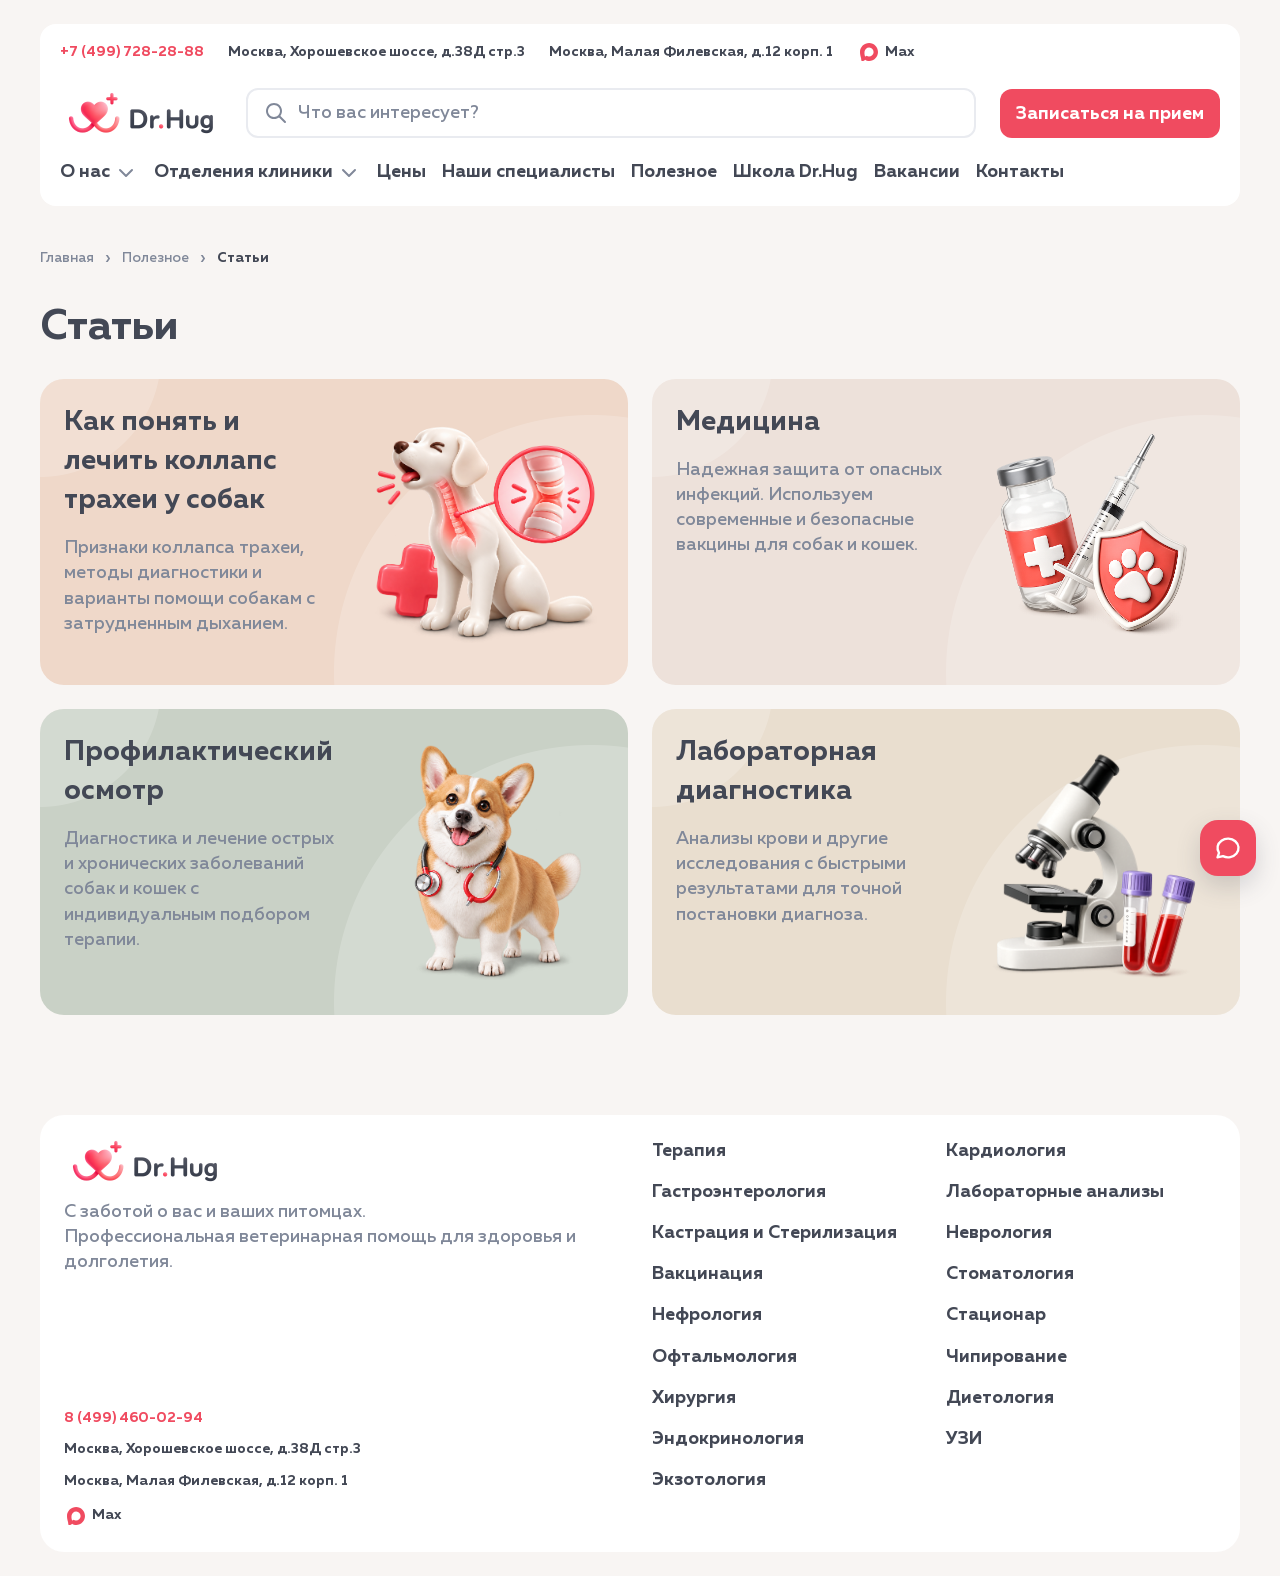
<file: articles.html>
<!doctype html>
<html lang="ru">
<head>
  <meta charset="utf-8">
  <meta name="viewport" content="width=device-width, initial-scale=1">
  <meta name="theme-color" content="#f8f5f3">
  <title>Статьи — Dr.Hug</title>
  <link rel="stylesheet" href="tokens.css">
  <link rel="stylesheet" href="styles.css">
  <link rel="stylesheet" href="responsive.css">
  <link rel="stylesheet" href="about-menu.css">
  <link rel="stylesheet" href="fields.css">
  <link rel="stylesheet" href="articles.css">
  <link rel="stylesheet" href="chat.css">
</head>
<body class="articles-page">
  <div class="site-shell">
    <header class="site-header" id="top">
      <div class="header-top">
        <div class="header-address"><a href="tel:+74997282888">+7 (499) 728-28-88</a></div>
        <a class="header-location address-map-link" href="https://yandex.ru/profile/-/CXBbeXLl" target="_blank" rel="noopener noreferrer">Москва, Хорошевское шоссе, д.38Д стр.3</a>
        <a class="header-location address-map-link" href="https://yandex.ru/maps/-/CXBbmQYQ" target="_blank" rel="noopener noreferrer">Москва, Малая Филевская, д.12 корп. 1</a>
        <span class="max-link"><img src="assets/max.svg" alt=""> Max</span>
      </div>
      <div class="header-main">
        <a class="logo" href="index.html#top" aria-label="Dr.Hug — на главную"><img class="logo-image" src="assets/logo-dr-hug.png" alt="Dr.Hug" width="648" height="180"></a>
        <div class="search-box field field-search"><img class="field-leading" src="assets/field-search.svg" alt=""><input type="search" placeholder="Что вас интересует?" aria-label="Поиск по сайту"><button class="field-clear" type="button" aria-label="Очистить поиск" hidden><img src="assets/field-search-clear.svg" alt=""></button></div>
        <button class="header-icon search-toggle" type="button" aria-label="Открыть поиск"><img src="assets/header-icon-1.svg" alt=""></button>
        <a class="button button-primary header-appointment" href="tel:+74997282888">Записаться на прием</a>
        <a class="header-icon phone-action" href="tel:+74997282888" aria-label="Записаться на приём"><img src="assets/header-icon-2.svg" alt=""></a>
        <button class="menu-toggle" type="button" aria-label="Открыть меню" aria-controls="main-navigation" aria-expanded="false"><span class="menu-lines" aria-hidden="true"></span></button>
      </div>
      <nav class="nav" id="main-navigation" aria-label="Основная навигация">
        <span class="nav-about"><button class="nav-about-trigger" type="button" aria-controls="about-submenu" aria-expanded="false">О нас <img src="assets/down.svg" alt=""></button><span class="nav-about-list" id="about-submenu"><a href="about.html">О компании</a><a href="index.html#values">Наши ценности</a><span>Документы</span><span>Лицензии</span></span></span><span class="nav-departments"><a href="departments.html">Отделения клиники <img src="assets/down.svg" alt=""></a><a class="nav-therapy" href="therapy.html">Терапевтическое отделение</a></span><a href="prices.html">Цены</a><a href="specialists.html">Наши специалисты</a><a href="useful.html">Полезное</a><a href="404.html">Школа Dr.Hug</a><a href="vacancies.html">Вакансии</a><a href="index.html#contacts">Контакты</a>
      </nav>
    </header>

    <main class="articles-main">
      <nav aria-label="Навигационная цепочка"><a href="index.html">Главная</a><span aria-hidden="true">›</span><a href="useful.html">Полезное</a><span aria-hidden="true">›</span><span aria-current="page">Статьи</span></nav>
      <h1>Статьи</h1>
      <div class="articles-grid" aria-label="Статьи и материалы">
        <a class="articles-card articles-card-trachea" href="article-trachea.html">
          <div class="articles-card-copy"><h2>Как понять и лечить коллапс трахеи у собак</h2><p>Признаки коллапса трахеи, методы диагностики и варианты помощи собакам с затрудненным дыханием.</p></div>
          <img src="assets/articles-trachea.png" alt="" loading="eager">
        </a>
        <article class="articles-card articles-card-medicine">
          <div class="articles-card-copy"><h2>Медицина</h2><p>Надежная защита от опасных инфекций. Используем современные и безопасные вакцины для собак и кошек.</p></div>
          <img src="assets/articles-vaccine.png" alt="" loading="lazy">
        </article>
        <article class="articles-card articles-card-checkup">
          <div class="articles-card-copy"><h2>Профилактический осмотр</h2><p>Диагностика и лечение острых и хронических заболеваний собак и кошек с индивидуальным подбором терапии.</p></div>
          <img src="assets/articles-checkup.png" alt="" loading="lazy">
        </article>
        <article class="articles-card articles-card-lab">
          <div class="articles-card-copy"><h2>Лабораторная диагностика</h2><p>Анализы крови и другие исследования с быстрыми результатами для точной постановки диагноза.</p></div>
          <img src="assets/articles-lab.png" alt="" loading="lazy">
        </article>
      </div>
    </main>

    <footer class="site-footer"><div class="footer-about"><a class="logo" href="index.html#top" aria-label="Dr.Hug — на главную"><img class="logo-image" src="assets/logo-dr-hug.png" alt="Dr.Hug" width="648" height="180"></a><p>С заботой о вас и ваших питомцах.<br>Профессиональная ветеринарная помощь для здоровья и долголетия.</p><div class="footer-contact"><a href="tel:+74994600294">8 (499) 460-02-94</a><a class="address-map-link" href="https://yandex.ru/profile/-/CXBbeXLl" target="_blank" rel="noopener noreferrer"><small>Москва, Хорошевское шоссе, д.38Д стр.3</small></a><a class="address-map-link" href="https://yandex.ru/maps/-/CXBbmQYQ" target="_blank" rel="noopener noreferrer"><small>Москва, Малая Филевская, д.12 корп. 1</small></a><span class="max-link"><img src="assets/max.svg" alt=""> Max</span></div></div><nav class="footer-links" aria-label="Услуги"><div><a href="therapy.html">Терапия</a><a href="prices.html">Гастроэнтерология</a><a href="prices.html">Кастрация и Стерилизация</a><a href="prices.html">Вакцинация</a><a href="prices.html">Нефрология</a><a href="prices.html">Офтальмология</a><a href="prices.html">Хирургия</a><a href="prices.html">Эндокринология</a><a href="prices.html">Экзотология</a></div><div><a href="prices.html">Кардиология</a><a href="prices.html">Лабораторные анализы</a><a href="prices.html">Неврология</a><a href="prices.html">Стоматология</a><a href="inpatient.html">Стационар</a><a href="prices.html">Чипирование</a><a href="prices.html">Диетология</a><a href="prices.html">УЗИ</a></div></nav></footer>
  </div>
  <div class="quick-actions chat-widget-anchor" aria-label="Связаться с Dr.Hug"><button class="chat-launcher" type="button" aria-label="Открыть чат Dr.Hug" aria-controls="dr-hug-chat" aria-expanded="false" title="Чат Dr.Hug"><img src="assets/chat-assistant.svg" alt=""></button></div>
  <script src="fields.js"></script>
  <script src="departments.js"></script>
  <script src="about-menu.js"></script>
  <script src="chat.js"></script>
</body>
</html>
</file>
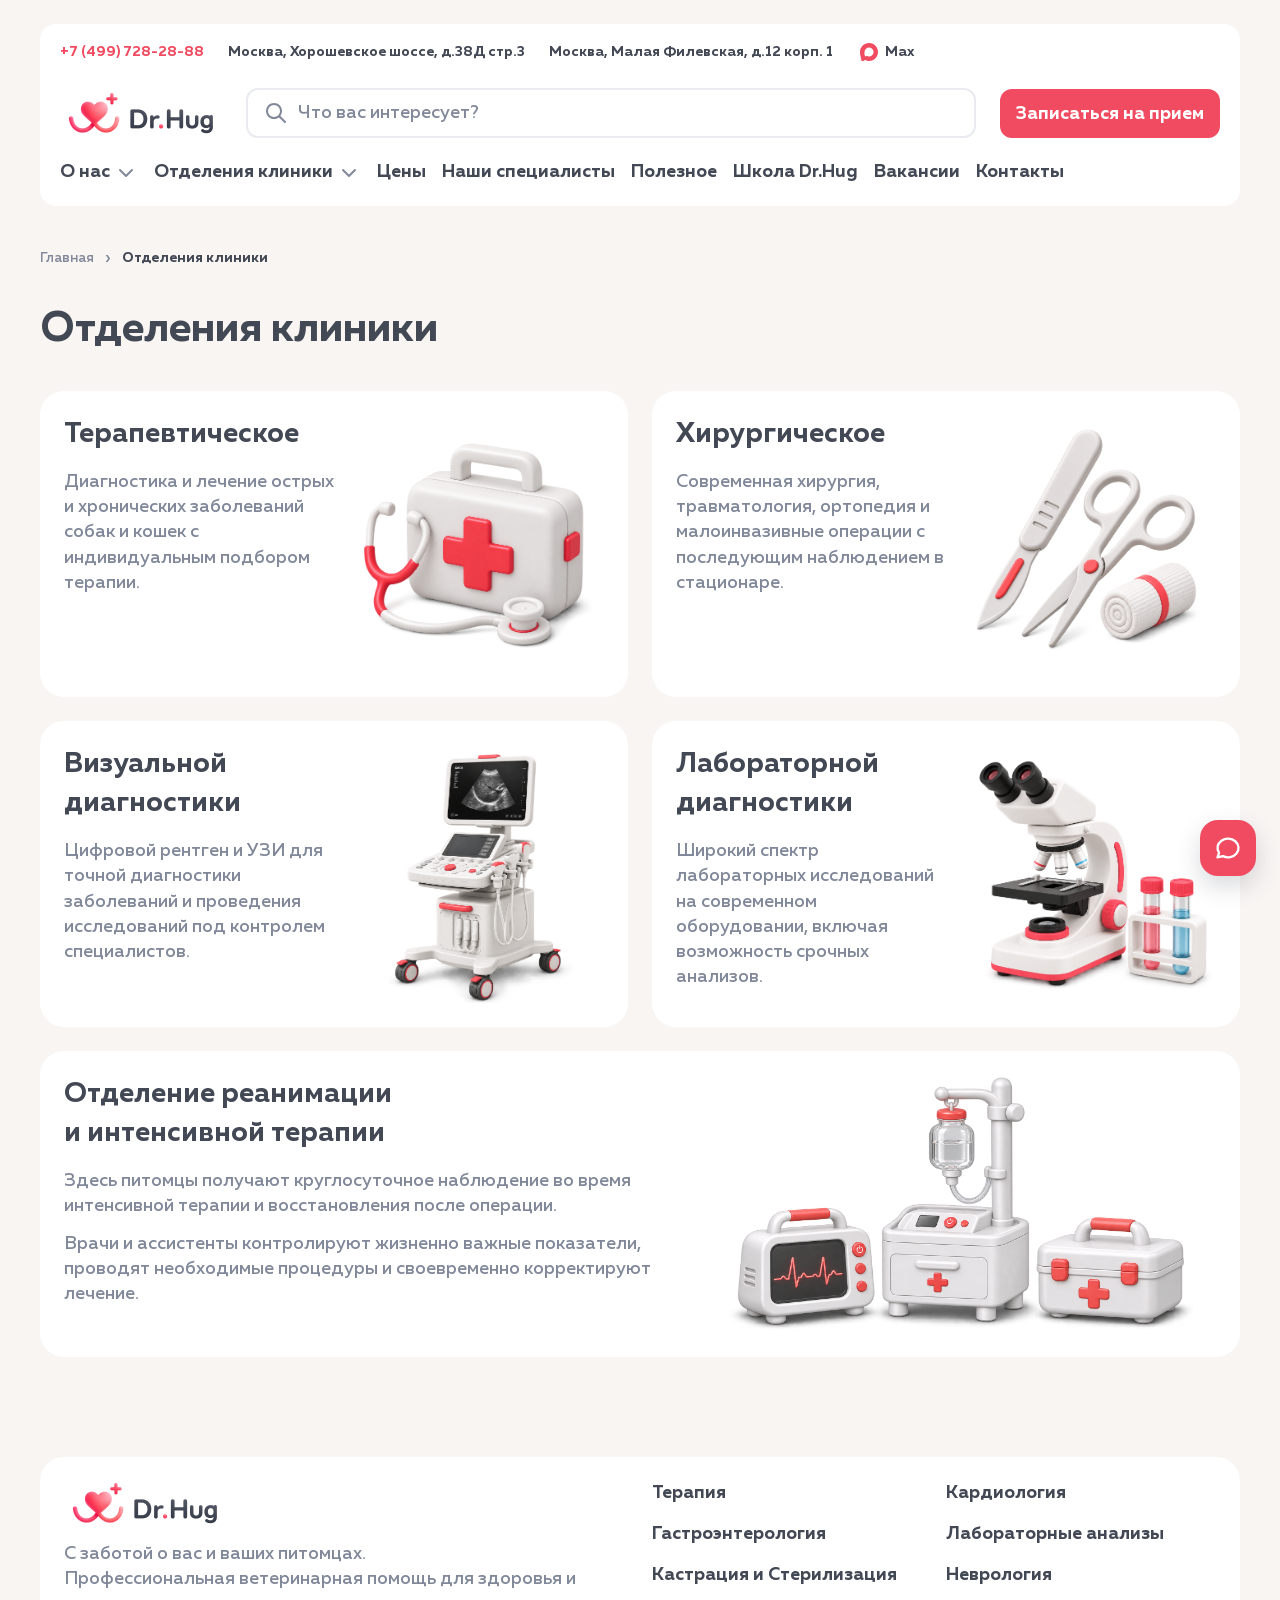
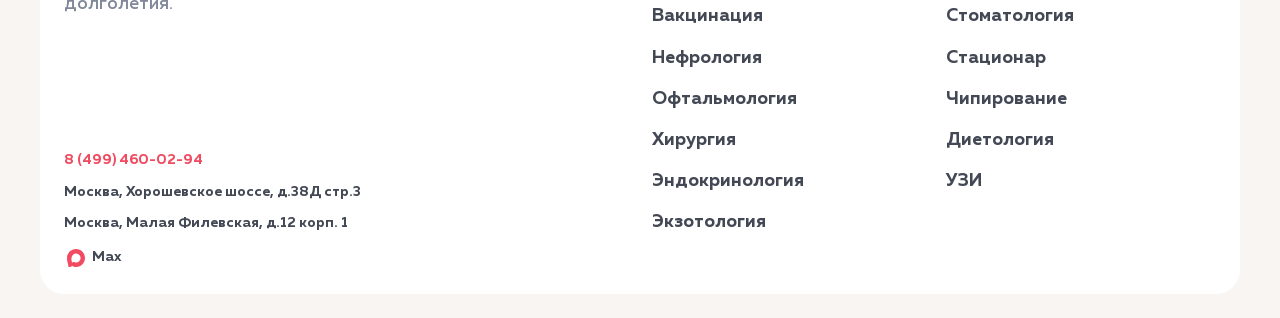
<file: departments.html>
<!doctype html>
<html lang="ru">
<head>
  <meta charset="utf-8">
  <meta name="viewport" content="width=device-width, initial-scale=1">
  <meta name="theme-color" content="#f8f5f3">
  <title>Отделения клиники — Dr.Hug</title>
  <link rel="stylesheet" href="tokens.css">
  <link rel="stylesheet" href="styles.css">
  <link rel="stylesheet" href="responsive.css">
  <link rel="stylesheet" href="about-menu.css">
  <link rel="stylesheet" href="fields.css">
  <link rel="stylesheet" href="departments.css">
  <link rel="stylesheet" href="chat.css">
</head>
<body class="departments-page">
  <div class="site-shell">
    <header class="site-header" id="top">
      <div class="header-top">
        <div class="header-address"><a href="tel:+74997282888">+7 (499) 728-28-88</a></div>
        <a class="header-location address-map-link" href="https://yandex.ru/profile/-/CXBbeXLl" target="_blank" rel="noopener noreferrer">Москва, Хорошевское шоссе, д.38Д стр.3</a>
        <a class="header-location address-map-link" href="https://yandex.ru/maps/-/CXBbmQYQ" target="_blank" rel="noopener noreferrer">Москва, Малая Филевская, д.12 корп. 1</a>
        <span class="max-link"><img src="assets/max.svg" alt=""> Max</span>
      </div>
      <div class="header-main">
        <a class="logo" href="index.html#top" aria-label="Dr.Hug — на главную"><img class="logo-image" src="assets/logo-dr-hug.png" alt="Dr.Hug" width="648" height="180"></a>
        <div class="search-box field field-search"><img class="field-leading" src="assets/field-search.svg" alt=""><input type="search" placeholder="Что вас интересует?" aria-label="Поиск по сайту"><button class="field-clear" type="button" aria-label="Очистить поиск" hidden><img src="assets/field-search-clear.svg" alt=""></button></div>
        <button class="header-icon search-toggle" type="button" aria-label="Открыть поиск"><img src="assets/header-icon-1.svg" alt=""></button>
        <a class="button button-primary header-appointment" href="tel:+74997282888">Записаться на прием</a>
        <a class="header-icon phone-action" href="tel:+74997282888" aria-label="Записаться на приём"><img src="assets/header-icon-2.svg" alt=""></a>
        <button class="menu-toggle" type="button" aria-label="Открыть меню" aria-controls="main-navigation" aria-expanded="false"><span class="menu-lines" aria-hidden="true"></span></button>
      </div>
      <nav class="nav" id="main-navigation" aria-label="Основная навигация">
        <span class="nav-about"><button class="nav-about-trigger" type="button" aria-controls="about-submenu" aria-expanded="false">О нас <img src="assets/down.svg" alt=""></button><span class="nav-about-list" id="about-submenu"><a href="about.html">О компании</a><a href="index.html#values">Наши ценности</a><span>Документы</span><span>Лицензии</span></span></span><span class="nav-departments"><a href="departments.html" aria-current="page">Отделения клиники <img src="assets/down.svg" alt=""></a><a class="nav-therapy" href="therapy.html">Терапевтическое отделение</a></span><a href="prices.html">Цены</a><a href="specialists.html">Наши специалисты</a><a href="useful.html">Полезное</a><a href="404.html">Школа Dr.Hug</a><a href="vacancies.html">Вакансии</a><a href="index.html#contacts">Контакты</a>
      </nav>
    </header>

    <main class="departments-main">
      <nav class="breadcrumbs" aria-label="Навигационная цепочка"><a href="index.html">Главная</a><span aria-hidden="true">›</span><span aria-current="page">Отделения клиники</span></nav>
      <h1>Отделения клиники</h1>
      <div class="department-grid">
        <a class="department-card" href="therapy.html" aria-label="Терапевтическое отделение — подробнее">
          <img src="assets/department-therapy.png" alt="" width="1254" height="1254">
          <div class="department-copy"><h2>Терапевтическое</h2><p>Диагностика и лечение острых и хронических заболеваний собак и кошек с индивидуальным подбором терапии.</p></div>
        </a>
        <article class="department-card">
          <img src="assets/department-surgery.png" alt="" width="1254" height="1254">
          <div class="department-copy"><h2>Хирургическое</h2><p>Современная хирургия, травматология, ортопедия и малоинвазивные операции с последующим наблюдением в стационаре.</p></div>
        </article>
        <article class="department-card">
          <img src="assets/department-imaging.png" alt="" width="1254" height="1254">
          <div class="department-copy"><h2>Визуальной диагностики</h2><p>Цифровой рентген и УЗИ для точной диагностики заболеваний и проведения исследований под контролем специалистов.</p></div>
        </article>
        <article class="department-card">
          <img src="assets/department-laboratory.png" alt="" width="1254" height="1254">
          <div class="department-copy"><h2>Лабораторной диагностики</h2><p>Широкий спектр лабораторных исследований на современном оборудовании, включая возможность срочных анализов.</p></div>
        </article>
        <a class="department-card department-card-featured" href="inpatient.html" aria-label="Отделение реанимации и интенсивной терапии — подробнее">
          <picture class="department-featured-media">
            <source media="(max-width:800px)" srcset="assets/department-inpatient.png">
            <img src="assets/department-inpatient-wide.png" alt="" width="1774" height="887">
          </picture>
          <div class="department-copy"><h2>Отделение реанимации<br> и&nbsp;интенсивной терапии</h2><div class="department-featured-copy-desktop"><p>Здесь питомцы получают круглосуточное наблюдение во время интенсивной терапии и восстановления после операции.</p><p>Врачи и ассистенты контролируют жизненно важные показатели, проводят необходимые процедуры и своевременно корректируют лечение.</p></div><p class="department-featured-copy-compact">Круглосуточное наблюдение, лечение и уход за питомцами. Контролируем состояние и обеспечиваем необходимую помощь.</p></div>
        </a>
        <article class="department-card" hidden>
          <img src="assets/department-intensive.png" alt="" width="1086" height="1448">
          <div class="department-copy"><h2>Интенсивной терапии (ОРИТ)</h2><p>Круглосуточное наблюдение и лечение пациентов в тяжёлом состоянии с постоянным контролем жизненных показателей.</p></div>
        </article>
      </div>
    </main>

    <footer class="site-footer"><div class="footer-about"><a class="logo" href="index.html#top" aria-label="Dr.Hug — на главную"><img class="logo-image" src="assets/logo-dr-hug.png" alt="Dr.Hug" width="648" height="180"></a><p>С заботой о вас и ваших питомцах.<br>Профессиональная ветеринарная помощь для здоровья и долголетия.</p><div class="footer-contact"><a href="tel:+74994600294">8 (499) 460-02-94</a><a class="address-map-link" href="https://yandex.ru/profile/-/CXBbeXLl" target="_blank" rel="noopener noreferrer"><small>Москва, Хорошевское шоссе, д.38Д стр.3</small></a><a class="address-map-link" href="https://yandex.ru/maps/-/CXBbmQYQ" target="_blank" rel="noopener noreferrer"><small>Москва, Малая Филевская, д.12 корп. 1</small></a><span class="max-link"><img src="assets/max.svg" alt=""> Max</span></div></div><nav class="footer-links" aria-label="Услуги"><div><a href="therapy.html">Терапия</a><a href="prices.html">Гастроэнтерология</a><a href="prices.html">Кастрация и Стерилизация</a><a href="prices.html">Вакцинация</a><a href="prices.html">Нефрология</a><a href="prices.html">Офтальмология</a><a href="prices.html">Хирургия</a><a href="prices.html">Эндокринология</a><a href="prices.html">Экзотология</a></div><div><a href="prices.html">Кардиология</a><a href="prices.html">Лабораторные анализы</a><a href="prices.html">Неврология</a><a href="prices.html">Стоматология</a><a href="inpatient.html">Стационар</a><a href="prices.html">Чипирование</a><a href="prices.html">Диетология</a><a href="prices.html">УЗИ</a></div></nav></footer>
  </div>
  <div class="quick-actions chat-widget-anchor" aria-label="Связаться с Dr.Hug"><button class="chat-launcher" type="button" aria-label="Открыть чат Dr.Hug" aria-controls="dr-hug-chat" aria-expanded="false" title="Чат Dr.Hug"><img src="assets/chat-assistant.svg" alt=""></button></div>
  <script src="fields.js"></script>
  <script src="departments.js"></script>
  <script src="about-menu.js"></script>
  <script src="chat.js"></script>
</body>
</html>
</file>
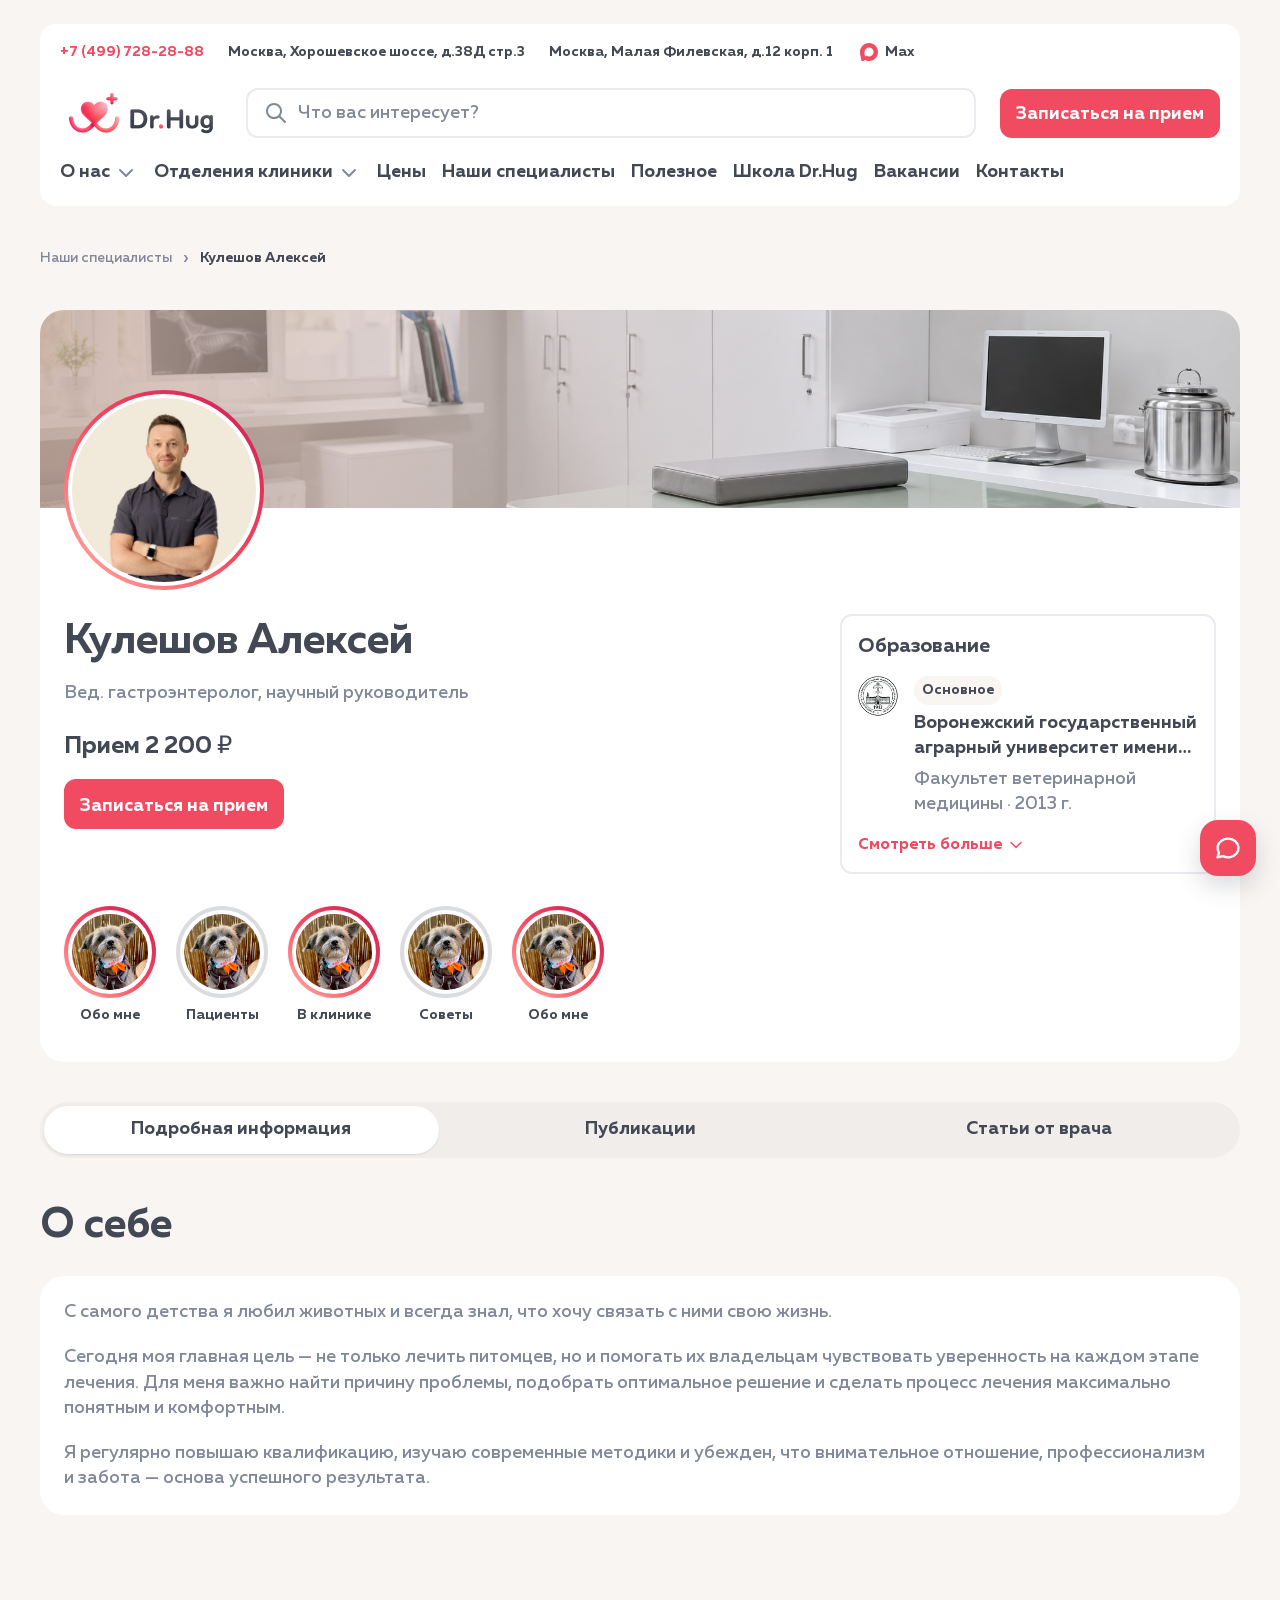
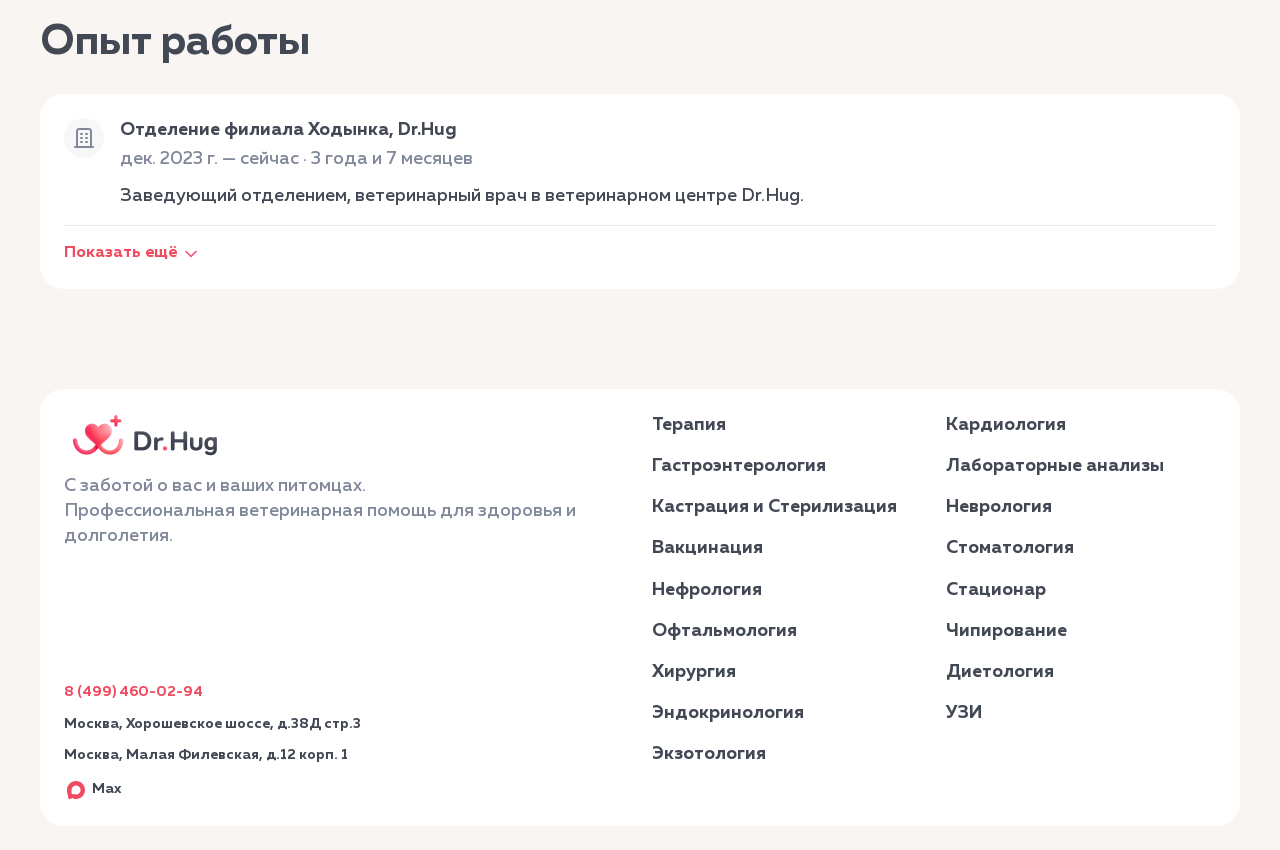
<file: doctor.html>
<!doctype html>
<html lang="ru">
<head>
  <meta charset="utf-8">
  <meta name="viewport" content="width=device-width, initial-scale=1">
  <meta name="theme-color" content="#f8f5f3">
  <title>Кулешов Алексей — Dr.Hug</title>
  <link rel="stylesheet" href="tokens.css">
  <link rel="stylesheet" href="styles.css">
  <link rel="stylesheet" href="responsive.css">
  <link rel="stylesheet" href="about-menu.css">
  <link rel="stylesheet" href="fields.css">
  <link rel="stylesheet" href="doctor.css">
  <link rel="stylesheet" href="articles.css">
  <link rel="stylesheet" href="chat.css">
</head>
<body class="doctor-page">
  <div class="site-shell">
    <header class="site-header" id="top">
      <div class="header-top">
        <div class="header-address"><a href="tel:+74997282888">+7 (499) 728-28-88</a></div>
        <a class="header-location address-map-link" href="https://yandex.ru/profile/-/CXBbeXLl" target="_blank" rel="noopener noreferrer">Москва, Хорошевское шоссе, д.38Д стр.3</a>
        <a class="header-location address-map-link" href="https://yandex.ru/maps/-/CXBbmQYQ" target="_blank" rel="noopener noreferrer">Москва, Малая Филевская, д.12 корп. 1</a>
        <span class="max-link"><img src="assets/max.svg" alt=""> Max</span>
      </div>
      <div class="header-main">
        <a class="logo" href="index.html#top" aria-label="Dr.Hug — на главную"><img class="logo-image" src="assets/logo-dr-hug.png" alt="Dr.Hug" width="648" height="180"></a>
        <div class="search-box field field-search"><img class="field-leading" src="assets/field-search.svg" alt=""><input type="search" placeholder="Что вас интересует?" aria-label="Поиск по сайту"><button class="field-clear" type="button" aria-label="Очистить поиск" hidden><img src="assets/field-search-clear.svg" alt=""></button></div>
        <button class="header-icon search-toggle" type="button" aria-label="Открыть поиск"><img src="assets/header-icon-1.svg" alt=""></button>
        <a class="button button-primary header-appointment" href="tel:+74997282888">Записаться на прием</a>
        <a class="header-icon phone-action" href="tel:+74997282888" aria-label="Записаться на приём"><img src="assets/header-icon-2.svg" alt=""></a>
        <button class="menu-toggle" type="button" aria-label="Открыть меню" aria-controls="main-navigation" aria-expanded="false"><span class="menu-lines" aria-hidden="true"></span></button>
      </div>
      <nav class="nav" id="main-navigation" aria-label="Основная навигация">
        <span class="nav-about"><button class="nav-about-trigger" type="button" aria-controls="about-submenu" aria-expanded="false">О нас <img src="assets/down.svg" alt=""></button><span class="nav-about-list" id="about-submenu"><a href="about.html">О компании</a><a href="index.html#values">Наши ценности</a><span>Документы</span><span>Лицензии</span></span></span><span class="nav-departments"><a href="departments.html">Отделения клиники <img src="assets/down.svg" alt=""></a><a class="nav-therapy" href="therapy.html">Терапевтическое отделение</a></span><a href="prices.html">Цены</a><a href="specialists.html">Наши специалисты</a><a href="useful.html">Полезное</a><a href="404.html">Школа Dr.Hug</a><a href="vacancies.html">Вакансии</a><a href="index.html#contacts">Контакты</a>
      </nav>
    </header>

    <main class="doctor-main">
      <nav class="doctor-breadcrumbs" aria-label="Навигационная цепочка"><a href="specialists.html">Наши специалисты</a><span aria-hidden="true">›</span><span aria-current="page">Кулешов Алексей</span></nav>
      <section class="doctor-profile" aria-labelledby="doctor-name">
        <div class="doctor-profile-cover"><img src="assets/doctor-cover.png" alt=""><button class="doctor-profile-avatar has-story" type="button" aria-label="Открыть истории Кулешова Алексея"><img src="assets/doctor.png" alt=""></button></div>
        <div class="doctor-profile-body">
          <div class="doctor-profile-info">
            <div class="doctor-profile-identity"><h1 id="doctor-name">Кулешов Алексей</h1><p>Вед. гастроэнтеролог, научный руководитель</p></div>
            <div class="doctor-profile-booking"><strong>Прием 2 200 ₽</strong><a class="button button-primary" href="tel:+74994600294">Записаться на прием</a></div>
          </div>
          <div class="doctor-education-summary">
            <h2>Образование</h2>
            <div class="education-entry"><img src="assets/doctor-university.png" alt=""><div><span class="education-type">Основное</span><strong>Воронежский государственный аграрный университет имени императора Петра Первого</strong><p>Факультет ветеринарной медицины · 2013 г.</p></div></div>
            <button class="doctor-text-button" type="button" id="education-open">Смотреть больше <img src="assets/field-chevron.svg" alt=""></button>
          </div>
          <div class="doctor-story-strip" aria-label="Истории врача">
            <button class="doctor-story is-unseen" type="button" data-story="0"><span class="doctor-story-ring"><img src="assets/doctor-story.png" alt=""></span><span>Обо мне</span></button>
            <button class="doctor-story" type="button" data-story="1"><span class="doctor-story-ring"><img src="assets/doctor-story.png" alt=""></span><span>Пациенты</span></button>
            <button class="doctor-story is-unseen" type="button" data-story="2"><span class="doctor-story-ring"><img src="assets/doctor-story.png" alt=""></span><span>В клинике</span></button>
            <button class="doctor-story" type="button" data-story="3"><span class="doctor-story-ring"><img src="assets/doctor-story.png" alt=""></span><span>Советы</span></button>
            <button class="doctor-story is-unseen" type="button" data-story="4"><span class="doctor-story-ring"><img src="assets/doctor-story.png" alt=""></span><span>Обо мне</span></button>
          </div>
        </div>
      </section>

      <div class="doctor-tabs" role="tablist" aria-label="Разделы страницы врача">
        <button type="button" role="tab" id="tab-details" aria-controls="panel-details" aria-selected="true" data-tab="details">Подробная информация</button>
        <button type="button" role="tab" id="tab-publications" aria-controls="panel-publications" aria-selected="false" tabindex="-1" data-tab="publications">Публикации</button>
        <button type="button" role="tab" id="tab-articles" aria-controls="panel-articles" aria-selected="false" tabindex="-1" data-tab="articles">Статьи от врача</button>
      </div>

      <div class="doctor-tab-panel" id="panel-details" role="tabpanel" aria-labelledby="tab-details">
        <section class="doctor-content-section"><h2>О себе</h2><div class="doctor-prose"><p>С самого детства я любил животных и всегда знал, что хочу связать с ними свою жизнь.</p><p>Сегодня моя главная цель — не только лечить питомцев, но и помогать их владельцам чувствовать уверенность на каждом этапе лечения. Для меня важно найти причину проблемы, подобрать оптимальное решение и сделать процесс лечения максимально понятным и комфортным.</p><p>Я регулярно повышаю квалификацию, изучаю современные методики и убежден, что внимательное отношение, профессионализм и забота — основа успешного результата.</p></div></section>
        <section class="doctor-content-section"><h2>Опыт работы</h2><div class="doctor-work-list">
          <article class="doctor-work"><span class="doctor-work-icon" aria-hidden="true"><img src="assets/doctor-work-building.svg" alt=""></span><div><h3>Отделение филиала Ходынка, Dr.Hug</h3><p class="doctor-work-date">дек. 2023 г. — сейчас · 3 года и 7 месяцев</p><p>Заведующий отделением, ветеринарный врач в ветеринарном центре Dr.Hug.</p></div></article>
          <div class="doctor-work-more" id="doctor-work-more" hidden>
            <article class="doctor-work"><span class="doctor-work-icon" aria-hidden="true"><img src="assets/doctor-work-building.svg" alt=""></span><div><h3>«Клиника Ткачева Епифанова»</h3><p class="doctor-work-date">янв. 2024 г. — май 2024 г. · 5 мес.</p></div></article>
            <article class="doctor-work"><span class="doctor-work-icon" aria-hidden="true"><img src="assets/doctor-work-building.svg" alt=""></span><div><h3>«4 с хвостиком», г. Белгород</h3><p class="doctor-work-date">2015 — 2016 г.</p></div></article>
            <article class="doctor-work"><span class="doctor-work-icon" aria-hidden="true"><img src="assets/doctor-work-building.svg" alt=""></span><div><h3>Российское общество ортопедии и травматологии (RuSVOT)</h3><p class="doctor-work-date">2024 г. — сейчас</p></div></article>
          </div>
          <button class="doctor-text-button" type="button" id="work-toggle" aria-expanded="false">Показать ещё <img src="assets/field-chevron.svg" alt=""></button>
        </div></section>
      </div>
      <div class="doctor-tab-panel" id="panel-publications" role="tabpanel" aria-labelledby="tab-publications" hidden><div class="doctor-publication-grid" id="doctor-publication-grid"></div></div>
      <div class="doctor-tab-panel" id="panel-articles" role="tabpanel" aria-labelledby="tab-articles" hidden><div class="articles-grid" aria-label="Статьи врача">
        <a class="articles-card articles-card-trachea" href="article-trachea.html"><div class="articles-card-copy"><h2>Как понять и лечить коллапс трахеи у собак</h2><p>Признаки коллапса трахеи, методы диагностики и варианты помощи собакам с затрудненным дыханием.</p></div><img src="assets/articles-trachea.png" alt="" loading="lazy"></a>
        <article class="articles-card articles-card-medicine"><div class="articles-card-copy"><h2>Медицина</h2><p>Надежная защита от опасных инфекций. Используем современные и безопасные вакцины для собак и кошек.</p></div><img src="assets/articles-vaccine.png" alt="" loading="lazy"></article>
        <article class="articles-card articles-card-checkup"><div class="articles-card-copy"><h2>Профилактический осмотр</h2><p>Диагностика и лечение острых и хронических заболеваний собак и кошек с индивидуальным подбором терапии.</p></div><img src="assets/articles-checkup.png" alt="" loading="lazy"></article>
        <article class="articles-card articles-card-lab"><div class="articles-card-copy"><h2>Лабораторная диагностика</h2><p>Анализы крови и другие исследования с быстрыми результатами для точной постановки диагноза.</p></div><img src="assets/articles-lab.png" alt="" loading="lazy"></article>
      </div></div>
    </main>
    <footer class="site-footer"><div class="footer-about"><a class="logo" href="index.html#top" aria-label="Dr.Hug — на главную"><img class="logo-image" src="assets/logo-dr-hug.png" alt="Dr.Hug" width="648" height="180"></a><p>С заботой о вас и ваших питомцах.<br>Профессиональная ветеринарная помощь для здоровья и долголетия.</p><div class="footer-contact"><a href="tel:+74994600294">8 (499) 460-02-94</a><a class="address-map-link" href="https://yandex.ru/profile/-/CXBbeXLl" target="_blank" rel="noopener noreferrer"><small>Москва, Хорошевское шоссе, д.38Д стр.3</small></a><a class="address-map-link" href="https://yandex.ru/maps/-/CXBbmQYQ" target="_blank" rel="noopener noreferrer"><small>Москва, Малая Филевская, д.12 корп. 1</small></a><span class="max-link"><img src="assets/max.svg" alt=""> Max</span></div></div><nav class="footer-links" aria-label="Услуги"><div><a href="therapy.html">Терапия</a><a href="prices.html">Гастроэнтерология</a><a href="prices.html">Кастрация и Стерилизация</a><a href="prices.html">Вакцинация</a><a href="prices.html">Нефрология</a><a href="prices.html">Офтальмология</a><a href="prices.html">Хирургия</a><a href="prices.html">Эндокринология</a><a href="prices.html">Экзотология</a></div><div><a href="prices.html">Кардиология</a><a href="prices.html">Лабораторные анализы</a><a href="prices.html">Неврология</a><a href="prices.html">Стоматология</a><a href="inpatient.html">Стационар</a><a href="prices.html">Чипирование</a><a href="prices.html">Диетология</a><a href="prices.html">УЗИ</a></div></nav></footer>
  </div>
  <dialog class="education-dialog" id="education-dialog" aria-labelledby="education-title">
    <button class="dialog-close" type="button" data-close aria-label="Закрыть"><img src="assets/sale-modal-close.svg" alt=""></button>
    <h2 id="education-title">Образование</h2>
    <div class="education-tabs" role="tablist" aria-label="Тип образования"><button type="button" role="tab" aria-selected="true" data-education="all">Все</button><button type="button" role="tab" aria-selected="false" data-education="main">Основное</button><button type="button" role="tab" aria-selected="false" data-education="post">Постдипломное</button></div>
    <div class="education-results">
      <div class="education-entry" data-education-kind="main"><img src="assets/doctor-university.png" alt=""><div><span class="education-type">Основное</span><strong>Воронежский государственный аграрный университет имени императора Петра Первого</strong><p>Факультет ветеринарной медицины</p><p>2013 г.</p></div></div>
      <div class="education-entry" data-education-kind="post"><img src="assets/doctor-university.png" alt=""><div><span class="education-type">Постдипломное</span><strong>Воронежский государственный аграрный университет имени императора Петра Первого</strong><p>Факультет ветеринарной медицины</p><p>2013 г.</p></div></div>
      <div class="education-entry" data-education-kind="post"><img src="assets/doctor-university.png" alt=""><div><span class="education-type">Постдипломное</span><strong>Воронежский государственный аграрный университет имени императора Петра Первого</strong><p>Факультет ветеринарной медицины</p><p>2013 г.</p></div></div>
    </div>
  </dialog>
  <dialog class="story-dialog" id="story-dialog" aria-label="Истории врача">
    <button class="story-global-close" type="button" data-close aria-label="Закрыть истории"><img src="assets/sale-modal-close.svg" alt=""></button>
    <button class="story-neighbor story-neighbor-prev" type="button" id="story-preview-prev" aria-label="Предыдущая история"><img src="assets/doctor-story.png" alt=""><span></span></button>
    <div class="story-viewer">
      <div class="story-progress" id="story-progress" aria-hidden="true"></div>
      <div class="story-topline"><span class="story-author"><img src="assets/doctor.png" alt="">Кулешов Алексей</span><button class="story-pause" type="button" id="story-pause" aria-label="Пауза"><img src="assets/doctor-control-pause.svg" alt=""></button></div>
      <img class="story-image" id="story-image" src="assets/doctor-story.png" alt="">
      <p class="story-caption" id="story-caption"></p>
      <button class="story-step story-prev" type="button" id="story-prev" aria-label="Предыдущая история"><img src="assets/field-chevron.svg" alt=""></button><button class="story-step story-next" type="button" id="story-next" aria-label="Следующая история"><img src="assets/field-chevron.svg" alt=""></button>
    </div>
    <button class="story-neighbor story-neighbor-next" type="button" id="story-preview-next" aria-label="Следующая история"><img src="assets/doctor-story.png" alt=""><span></span></button>
  </dialog>
  <dialog class="publication-dialog" id="publication-dialog" aria-labelledby="publication-dialog-title">
    <button class="dialog-close" type="button" data-close aria-label="Закрыть публикацию"><img src="assets/sale-modal-close.svg" alt=""></button>
    <div class="publication-viewer-media">
      <img id="publication-viewer-image" src="assets/doctor-post-photo.png" alt="">
      <video id="publication-viewer-video" controls playsinline preload="metadata" hidden></video>
      <button class="publication-step publication-prev" type="button" id="publication-prev" aria-label="Предыдущий файл"><img src="assets/field-chevron.svg" alt=""></button>
      <button class="publication-step publication-next" type="button" id="publication-next" aria-label="Следующий файл"><img src="assets/field-chevron.svg" alt=""></button>
      <div class="publication-dots" id="publication-dots" aria-label="Медиафайлы публикации"></div>
    </div>
    <div class="publication-viewer-copy">
      <div class="publication-author"><img src="assets/doctor.png" alt=""><div><strong>Кулешов Алексей</strong><span>Ветеринарный врач · Dr.Hug</span></div></div>
      <div class="publication-thread">
        <div class="publication-caption"><h2 id="publication-dialog-title"></h2><p id="publication-caption-text"></p><time id="publication-caption-date"></time></div>
      </div>
    </div>
  </dialog>
  <div class="quick-actions chat-widget-anchor" aria-label="Связаться с Dr.Hug"><button class="chat-launcher" type="button" aria-label="Открыть чат Dr.Hug" aria-controls="dr-hug-chat" aria-expanded="false" title="Чат Dr.Hug"><img src="assets/chat-assistant.svg" alt=""></button></div>
  <script src="fields.js"></script>
  <script src="departments.js"></script>
  <script src="doctor.js"></script>
  <script src="about-menu.js"></script>
  <script src="chat.js"></script>
</body>
</html>
</file>
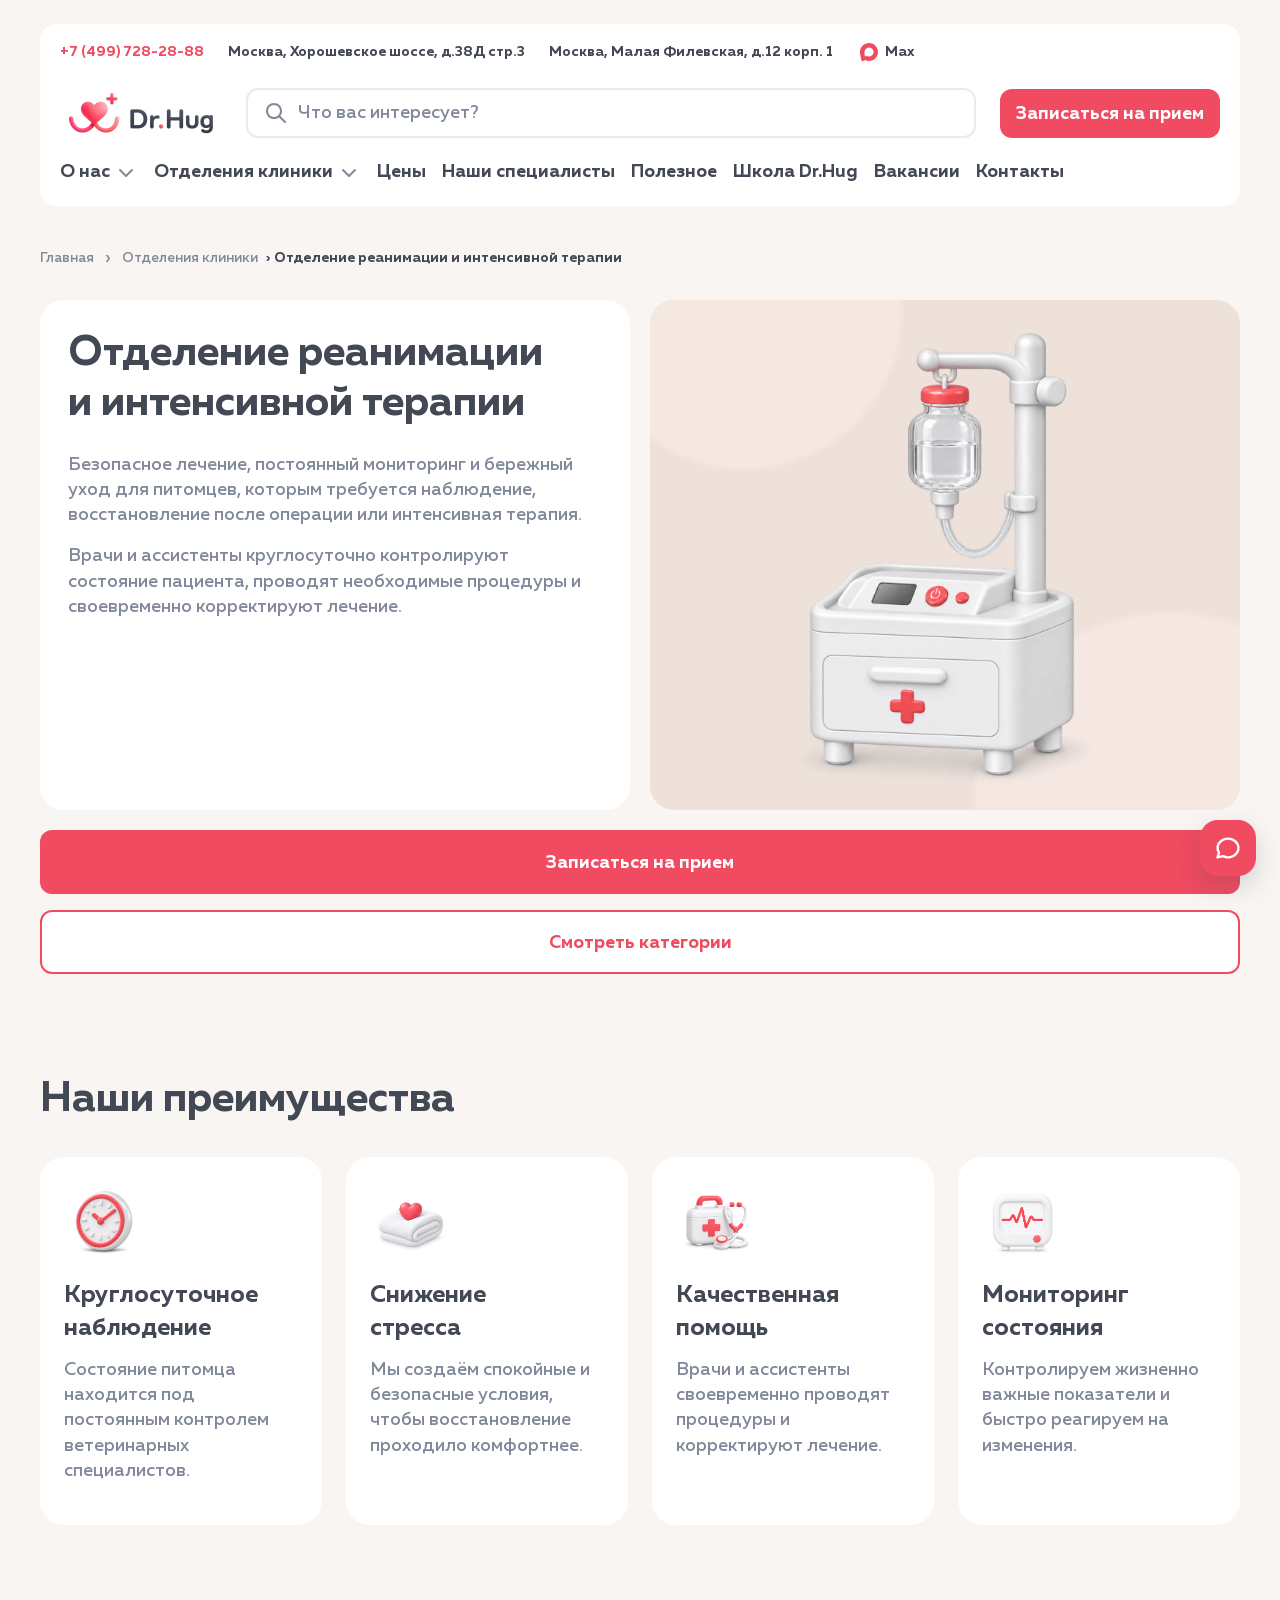
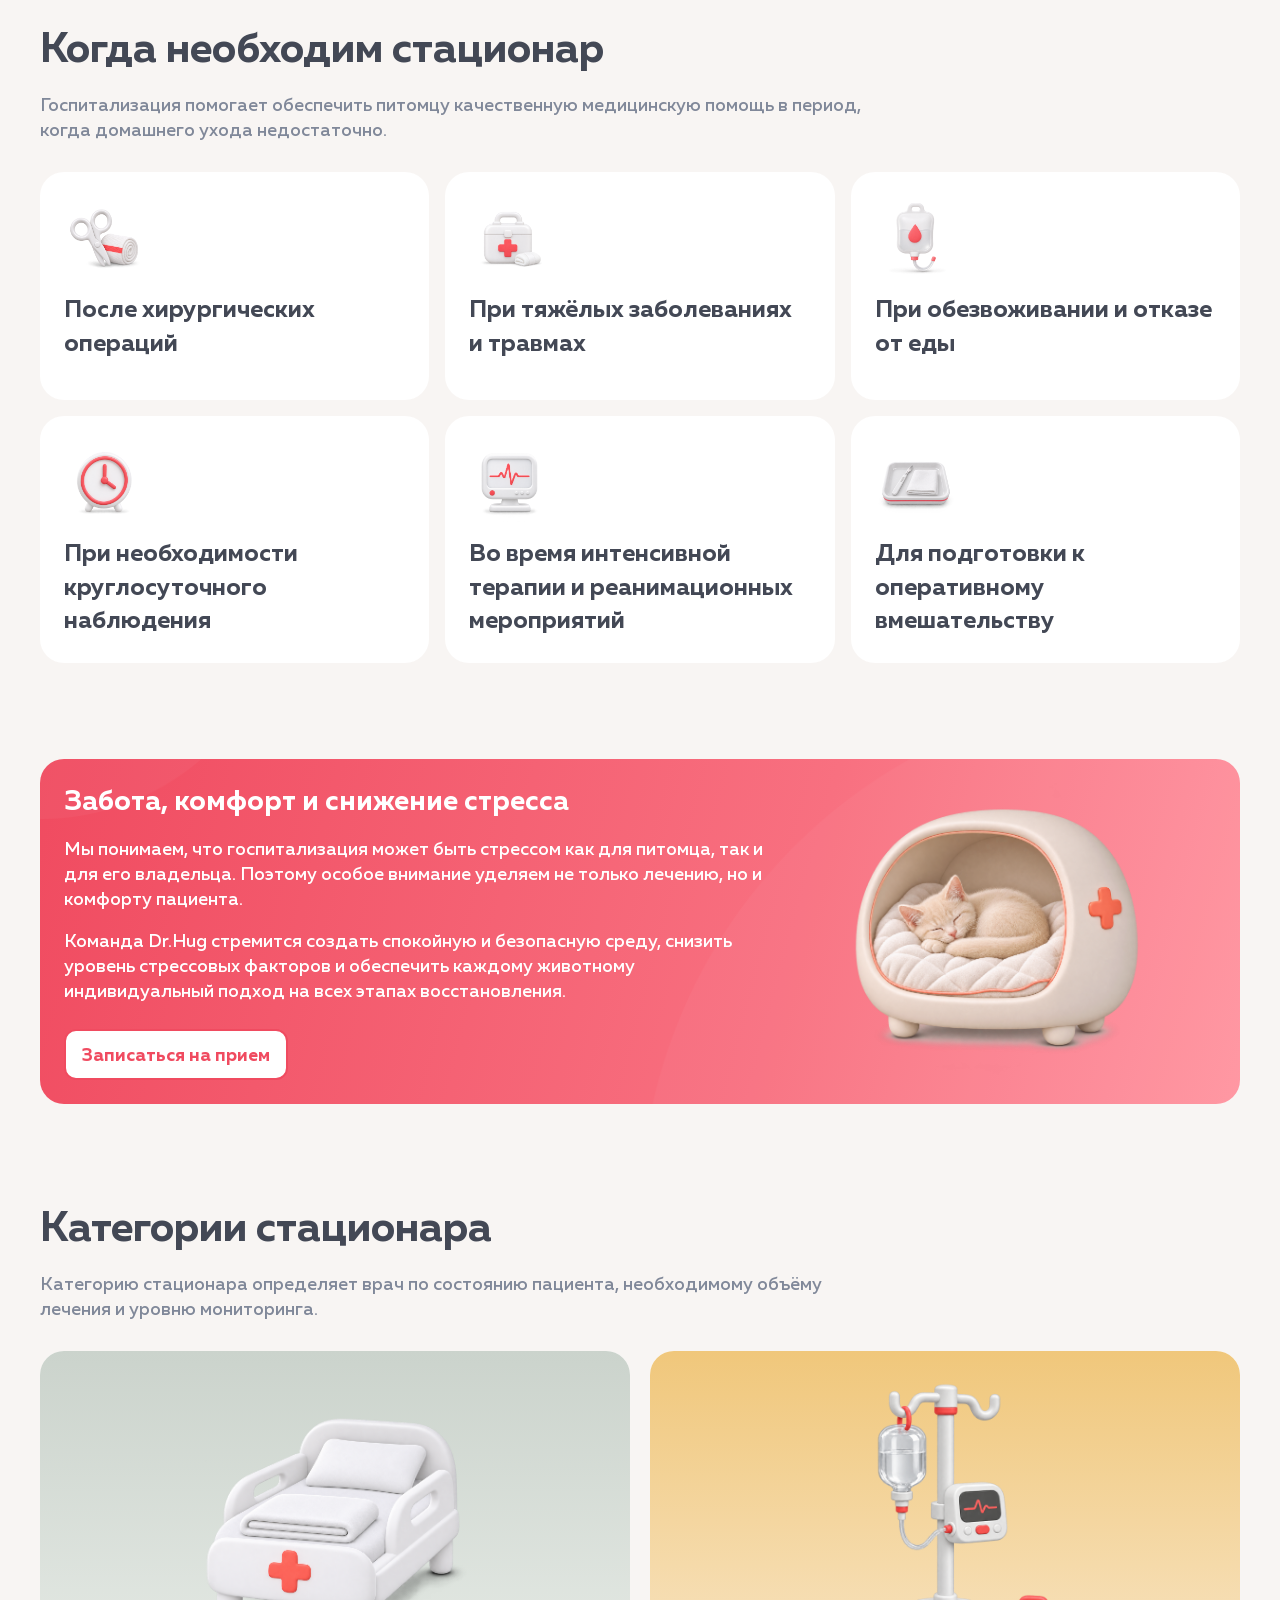
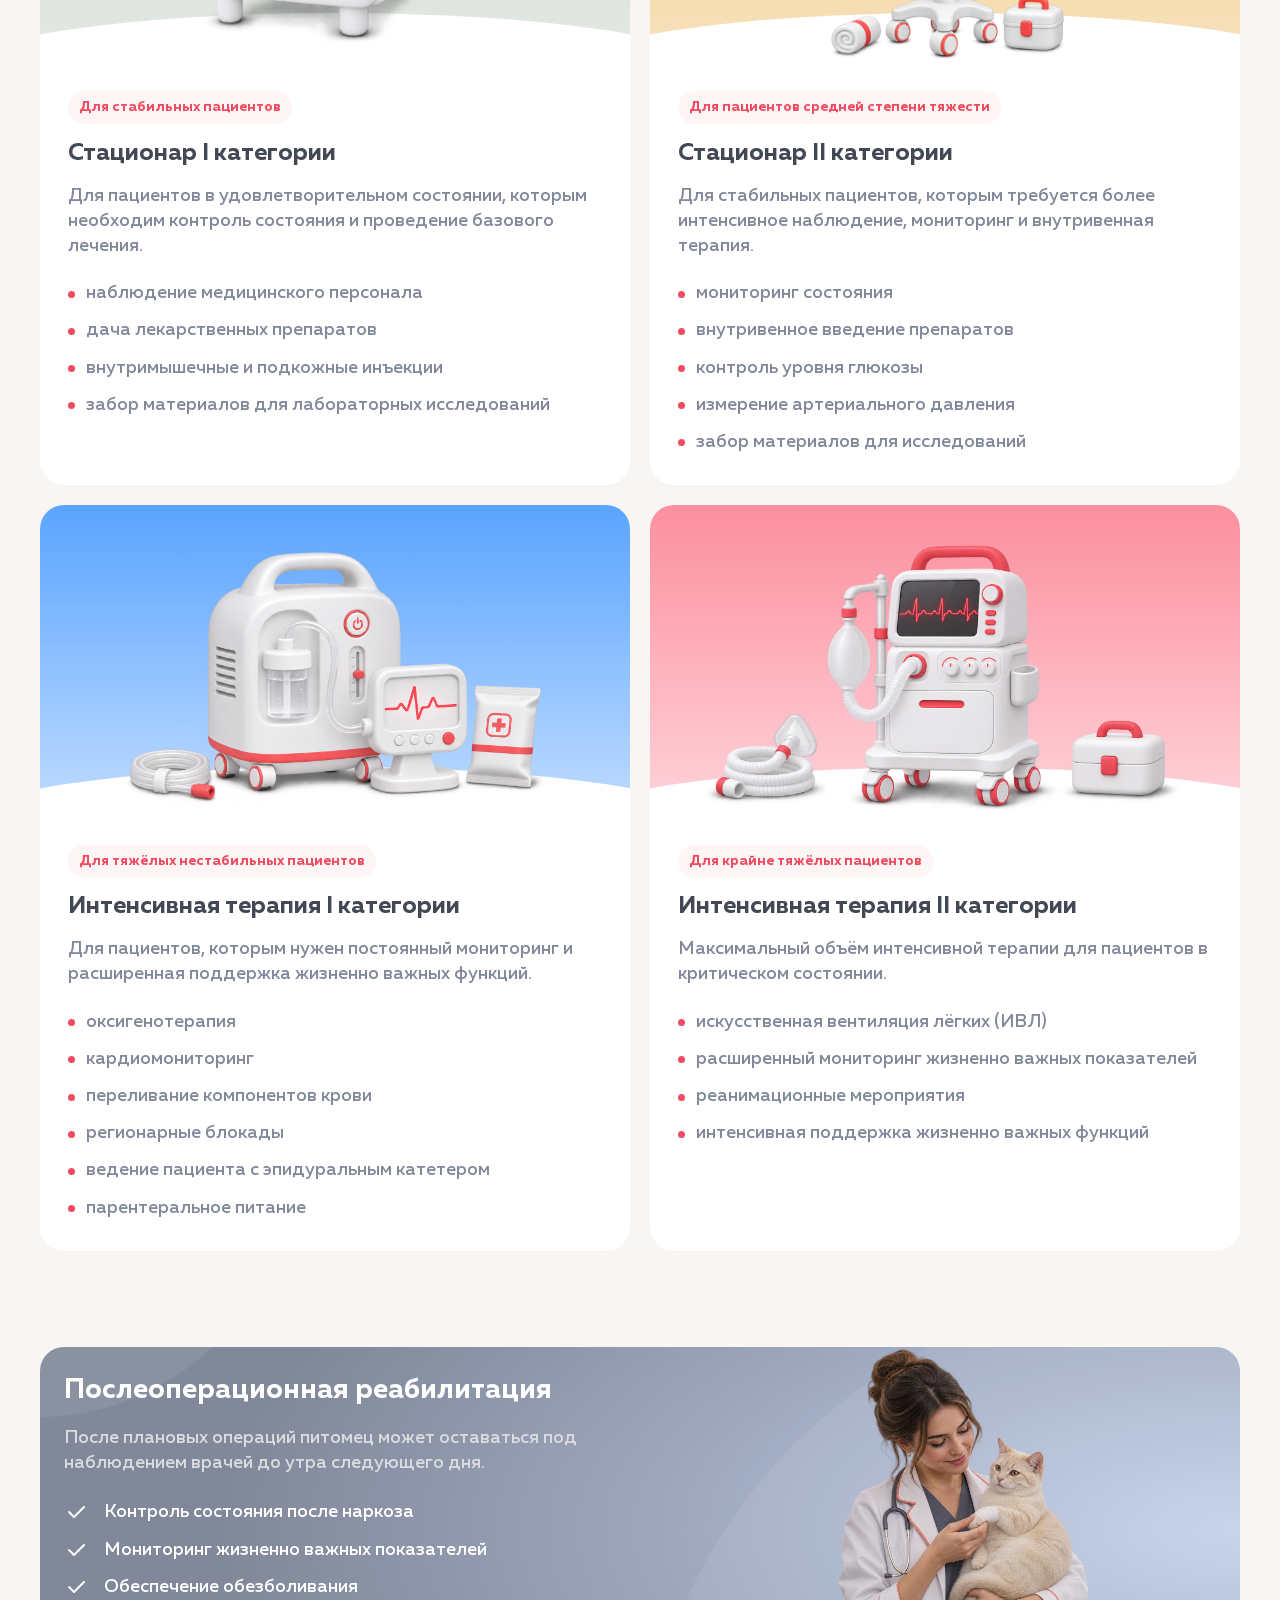
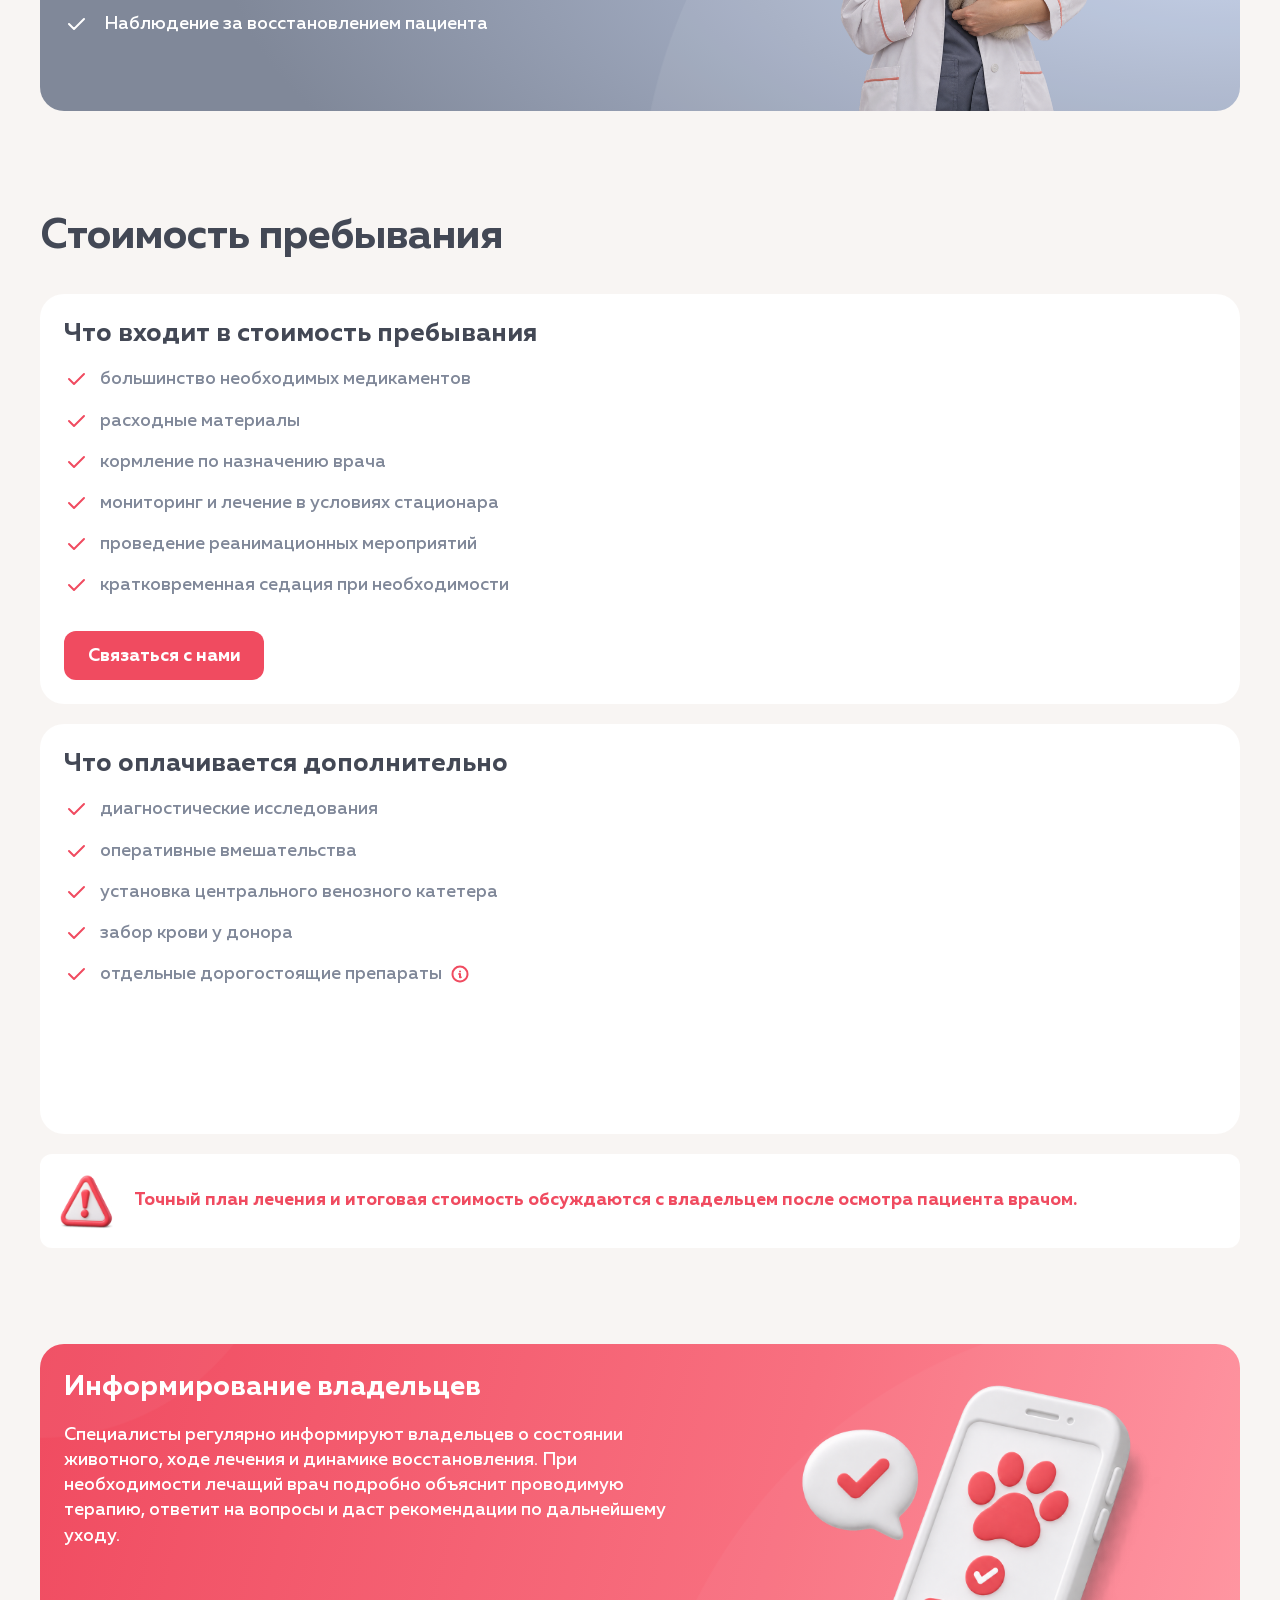
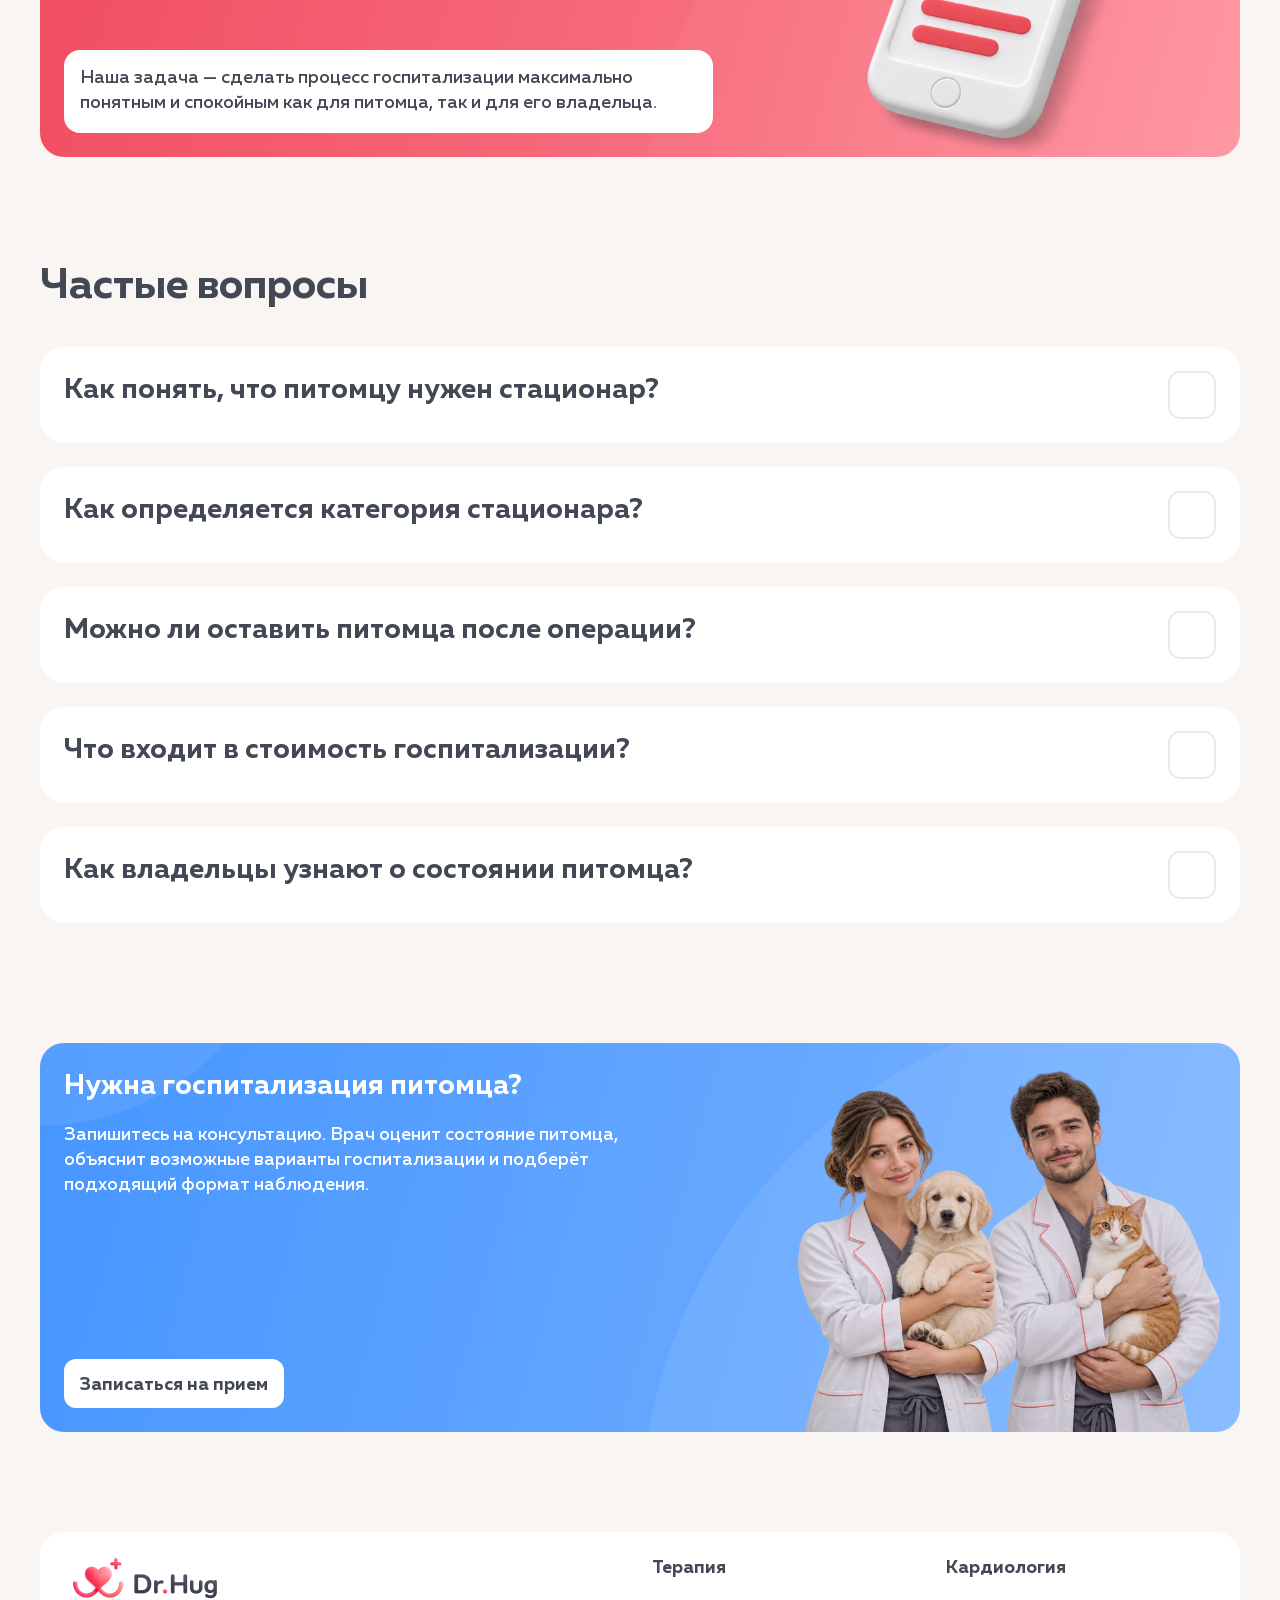
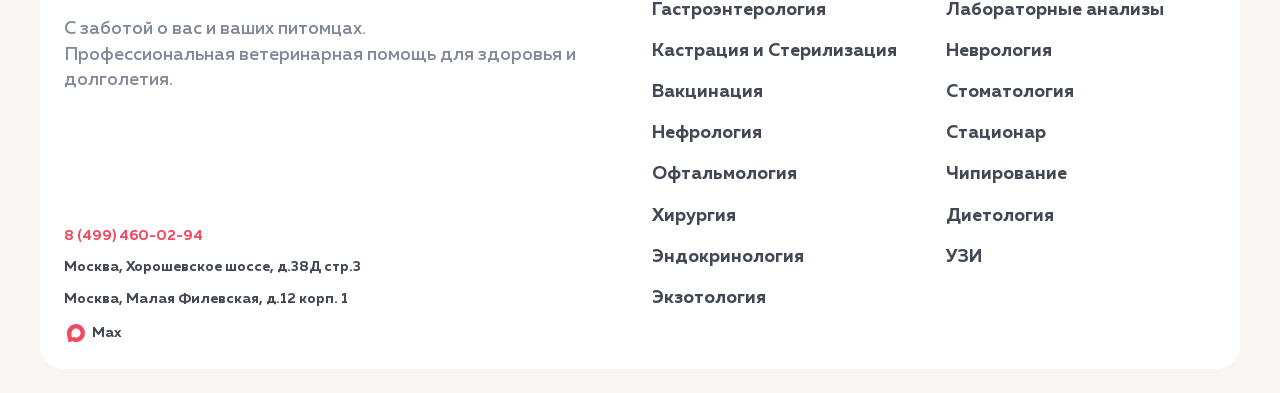
<file: inpatient.html>
<!doctype html>
<html lang="ru">
<head>
  <meta charset="utf-8">
  <meta name="viewport" content="width=device-width, initial-scale=1">
  <meta name="theme-color" content="#f8f5f3">
  <title>Отделение реанимации и интенсивной терапии — Dr.Hug</title>
  <link rel="stylesheet" href="tokens.css">
  <link rel="stylesheet" href="styles.css">
  <link rel="stylesheet" href="responsive.css">
  <link rel="stylesheet" href="faq-sheet.css">
  <link rel="stylesheet" href="about-menu.css">
  <link rel="stylesheet" href="fields.css">
  <link rel="stylesheet" href="therapy.css">
  <link rel="stylesheet" href="chat.css">
  <link rel="stylesheet" href="sale-modal.css">
  <link rel="stylesheet" href="inpatient.css">
</head>
<body class="therapy-page inpatient-page">
  <div class="site-shell">
    <header class="site-header" id="top">
      <div class="header-top">
        <div class="header-address"><a href="tel:+74997282888">+7 (499) 728-28-88</a></div>
        <a class="header-location address-map-link" href="https://yandex.ru/profile/-/CXBbeXLl" target="_blank" rel="noopener noreferrer">Москва, Хорошевское шоссе, д.38Д стр.3</a>
        <a class="header-location address-map-link" href="https://yandex.ru/maps/-/CXBbmQYQ" target="_blank" rel="noopener noreferrer">Москва, Малая Филевская, д.12 корп. 1</a>
        <span class="max-link"><img src="assets/max.svg" alt=""> Max</span>
      </div>
      <div class="header-main">
        <a class="logo" href="index.html#top" aria-label="Dr.Hug — на главную"><img class="logo-image" src="assets/logo-dr-hug.png" alt="Dr.Hug" width="648" height="180"></a>
        <div class="search-box field field-search"><img class="field-leading" src="assets/field-search.svg" alt=""><input type="search" placeholder="Что вас интересует?" aria-label="Поиск по сайту"><button class="field-clear" type="button" aria-label="Очистить поиск" hidden><img src="assets/field-search-clear.svg" alt=""></button></div>
        <button class="header-icon search-toggle" type="button" aria-label="Открыть поиск"><img src="assets/header-icon-1.svg" alt=""></button>
        <a class="button button-primary header-appointment" href="tel:+74997282888">Записаться на прием</a>
        <a class="header-icon phone-action" href="tel:+74997282888" aria-label="Записаться на приём"><img src="assets/header-icon-2.svg" alt=""></a>
        <button class="menu-toggle" type="button" aria-label="Открыть меню" aria-controls="main-navigation" aria-expanded="false"><span class="menu-lines" aria-hidden="true"></span></button>
      </div>
      <nav class="nav" id="main-navigation" aria-label="Основная навигация">
        <span class="nav-about"><button class="nav-about-trigger" type="button" aria-controls="about-submenu" aria-expanded="false">О нас <img src="assets/down.svg" alt=""></button><span class="nav-about-list" id="about-submenu"><a href="about.html">О компании</a><a href="index.html#values">Наши ценности</a><span>Документы</span><span>Лицензии</span></span></span><span class="nav-departments"><a href="departments.html">Отделения клиники <img src="assets/down.svg" alt=""></a><a class="nav-therapy" href="therapy.html">Терапевтическое отделение</a></span><a href="prices.html">Цены</a><a href="specialists.html">Наши специалисты</a><a href="useful.html">Полезное</a><a href="404.html">Школа Dr.Hug</a><a href="vacancies.html">Вакансии</a><a href="index.html#contacts">Контакты</a>
      </nav>
    </header>
    <main class="therapy-main">
      <nav class="therapy-breadcrumbs" aria-label="Навигационная цепочка"><a href="index.html">Главная</a><span aria-hidden="true">›</span><a href="departments.html">Отделения клиники</a><span aria-current="page"><span aria-hidden="true">›&nbsp;</span>Отделение реанимации и&nbsp;интенсивной терапии</span></nav>
      <section class="therapy-hero inpatient-hero" aria-labelledby="inpatient-title">
        <div class="therapy-intro"><h1 id="inpatient-title">Отделение реанимации и&nbsp;интенсивной терапии</h1>
          <p>Безопасное лечение, постоянный мониторинг и бережный уход для питомцев, которым требуется наблюдение, восстановление после операции или интенсивная терапия.</p>
          <p>Врачи и ассистенты круглосуточно контролируют состояние пациента, проводят необходимые процедуры и своевременно корректируют лечение.</p>
        </div>
        <div class="therapy-illustration"><img src="assets/department-inpatient.png" alt="Иллюстрация инфузионной станции стационара"></div>
        <div class="inpatient-hero-actions"><a class="button button-primary" href="tel:+74994600294">Записаться на прием</a><a class="button button-outline" href="#inpatient-categories">Смотреть категории</a></div>
      </section>

      <section class="section inpatient-section" aria-labelledby="inpatient-benefits-title">
        <div class="section-head"><h2 id="inpatient-benefits-title">Наши преимущества</h2></div>
        <div class="inpatient-benefits">
          <article><div class="inpatient-benefit-art"><img src="assets/inpatient-benefit-clock-square.png" alt=""></div><h3>Круглосуточное наблюдение</h3><p>Состояние питомца находится под постоянным контролем ветеринарных специалистов.</p></article>
          <article><div class="inpatient-benefit-art"><img src="assets/inpatient-benefit-comfort-square.png" alt=""></div><h3>Снижение<br>стресса</h3><p>Мы создаём спокойные и безопасные условия, чтобы восстановление проходило комфортнее.</p></article>
          <article><div class="inpatient-benefit-art"><img src="assets/inpatient-benefit-care-square.png" alt=""></div><h3>Качественная помощь</h3><p>Врачи и ассистенты своевременно проводят процедуры и корректируют лечение.</p></article>
          <article><div class="inpatient-benefit-art"><img src="assets/inpatient-benefit-monitor-square.png" alt=""></div><h3>Мониторинг состояния</h3><p>Контролируем жизненно важные показатели и быстро реагируем на изменения.</p></article>
        </div>
      </section>

      <section class="section inpatient-section inpatient-reasons" aria-labelledby="inpatient-reasons-title">
        <div class="inpatient-section-intro"><h2 id="inpatient-reasons-title">Когда необходим стационар</h2><p>Госпитализация помогает обеспечить питомцу качественную медицинскую помощь в период, когда домашнего ухода недостаточно.</p></div>
        <ul class="inpatient-reason-grid">
          <li><img src="assets/inpatient-reason-surgery.png" alt="" loading="lazy"><span>После хирургических операций</span></li>
          <li><img src="assets/inpatient-reason-trauma.png" alt="" loading="lazy"><span>При тяжёлых заболеваниях и травмах</span></li>
          <li><img src="assets/inpatient-reason-hydration.png" alt="" loading="lazy"><span>При обезвоживании и отказе от еды</span></li>
          <li><img src="assets/inpatient-reason-observation.png" alt="" loading="lazy"><span>При необходимости круглосуточного наблюдения</span></li>
          <li><img src="assets/inpatient-reason-intensive.png" alt="" loading="lazy"><span>Во время интенсивной терапии и реанимационных мероприятий</span></li>
          <li><img src="assets/inpatient-reason-preparation.png" alt="" loading="lazy"><span>Для подготовки к оперативному вмешательству</span></li>
        </ul>
      </section>

      <section class="section inpatient-section inpatient-care" aria-labelledby="inpatient-care-title"><img class="inpatient-care-pattern" src="assets/inpatient-care-pattern-figma.png" alt="" aria-hidden="true" loading="lazy"><div class="inpatient-care-content"><div class="inpatient-care-copy"><h2 id="inpatient-care-title">Забота, комфорт и снижение стресса</h2><p>Мы понимаем, что госпитализация может быть стрессом как для питомца, так и для его владельца. Поэтому особое внимание уделяем не только лечению, но и комфорту пациента.</p><p>Команда Dr.Hug стремится создать спокойную и безопасную среду, снизить уровень стрессовых факторов и обеспечить каждому животному индивидуальный подход на всех этапах восстановления.</p></div><a class="button button-outline" href="tel:+74994600294">Записаться на прием</a></div><div class="inpatient-care-media" aria-hidden="true"><picture><source media="(max-width:480px)" srcset="assets/inpatient-care-mobile-kitten.png"><img src="assets/inpatient-care-art-figma.png" alt="" loading="lazy" width="1536" height="1024"></picture></div></section>

      <section class="section inpatient-section" id="inpatient-categories" aria-labelledby="inpatient-categories-title">
        <div class="inpatient-section-intro"><h2 id="inpatient-categories-title">Категории стационара</h2><p>Категорию стационара определяет врач по состоянию пациента, необходимому объёму лечения и уровню мониторинга.</p></div>
        <div class="inpatient-category-grid">
          <article class="inpatient-category"><div class="inpatient-category-media"><picture><source media="(max-width:360px)" srcset="assets/inpatient-category-stable-mobile-v4.png"><img class="inpatient-category-art" src="assets/inpatient-category-stable-v2.png" alt="" loading="lazy"></picture></div><div class="inpatient-category-body"><span class="inpatient-category-badge">Для стабильных пациентов</span><h3>Стационар I категории</h3><p>Для пациентов в удовлетворительном состоянии, которым необходим контроль состояния и проведение базового лечения.</p><ul><li>наблюдение медицинского персонала</li><li>дача лекарственных препаратов</li><li>внутримышечные и подкожные инъекции</li><li>забор материалов для лабораторных исследований</li></ul></div></article>
          <article class="inpatient-category"><div class="inpatient-category-media"><picture><source media="(max-width:360px)" srcset="assets/inpatient-category-moderate-mobile-v4.png"><img class="inpatient-category-art" src="assets/inpatient-category-moderate-v2.png" alt="" loading="lazy"></picture></div><div class="inpatient-category-body"><span class="inpatient-category-badge">Для пациентов средней степени тяжести</span><h3>Стационар II категории</h3><p>Для стабильных пациентов, которым требуется более интенсивное наблюдение, мониторинг и внутривенная терапия.</p><ul><li>мониторинг состояния</li><li>внутривенное введение препаратов</li><li>контроль уровня глюкозы</li><li>измерение артериального давления</li><li>забор материалов для исследований</li></ul></div></article>
          <article class="inpatient-category"><div class="inpatient-category-media"><picture><source media="(max-width:360px)" srcset="assets/inpatient-category-severe-mobile-v4.png"><img class="inpatient-category-art" src="assets/inpatient-category-severe-v2.png" alt="" loading="lazy"></picture></div><div class="inpatient-category-body"><span class="inpatient-category-badge">Для тяжёлых нестабильных пациентов</span><h3>Интенсивная терапия I категории</h3><p>Для пациентов, которым нужен постоянный мониторинг и расширенная поддержка жизненно важных функций.</p><ul><li>оксигенотерапия</li><li>кардиомониторинг</li><li>переливание компонентов крови</li><li>регионарные блокады</li><li>ведение пациента с эпидуральным катетером</li><li>парентеральное питание</li></ul></div></article>
          <article class="inpatient-category"><div class="inpatient-category-media"><picture><source media="(max-width:360px)" srcset="assets/inpatient-category-critical-mobile-v4.png"><img class="inpatient-category-art" src="assets/inpatient-category-critical-v2.png" alt="" loading="lazy"></picture></div><div class="inpatient-category-body"><span class="inpatient-category-badge">Для крайне тяжёлых пациентов</span><h3>Интенсивная терапия II категории</h3><p>Максимальный объём интенсивной терапии для пациентов в критическом состоянии.</p><ul><li>искусственная вентиляция лёгких (ИВЛ)</li><li>расширенный мониторинг жизненно важных показателей</li><li>реанимационные мероприятия</li><li>интенсивная поддержка жизненно важных функций</li></ul></div></article>
        </div>
      </section>

      <section class="section inpatient-section inpatient-feature-banner inpatient-rehab" aria-labelledby="inpatient-rehab-title"><img class="inpatient-feature-pattern" src="assets/inpatient-banner-pattern-figma.png" alt="" aria-hidden="true" loading="lazy"><div class="inpatient-feature-content inpatient-rehab-content"><div class="inpatient-feature-copy"><h2 id="inpatient-rehab-title">Послеоперационная реабилитация</h2><p>После плановых операций питомец может оставаться под наблюдением врачей до утра следующего дня.</p></div><ul class="inpatient-check-list"><li><img src="assets/inpatient-rehab-check-figma.svg" alt="" width="24" height="24">Контроль состояния после наркоза</li><li><img src="assets/inpatient-rehab-check-figma.svg" alt="" width="24" height="24">Мониторинг жизненно важных показателей</li><li><img src="assets/inpatient-rehab-check-figma.svg" alt="" width="24" height="24">Обеспечение обезболивания</li><li><img src="assets/inpatient-rehab-check-figma.svg" alt="" width="24" height="24">Наблюдение за восстановлением пациента</li></ul></div><div class="inpatient-feature-media inpatient-rehab-media" aria-hidden="true"><picture><source media="(min-width:1440px)" srcset="assets/inpatient-rehab-two-doctors-cat-desktop.png"><source media="(max-width:768px)" srcset="assets/inpatient-rehab-doctor-cat-v2.png"><img src="assets/inpatient-rehab-doctor-cat-v2.png" alt="" loading="lazy" width="1090" height="1443"></picture></div></section>

      <section class="section inpatient-section" aria-labelledby="inpatient-cost-title"><div class="section-head"><h2 id="inpatient-cost-title">Стоимость пребывания</h2></div><div class="inpatient-cost-grid">
        <article class="inpatient-cost-card"><div class="inpatient-cost-content"><h3>Что входит в стоимость пребывания</h3><ul class="inpatient-check-list"><li><svg class="inpatient-tabler-check" viewBox="0 0 24 24" fill="none" stroke="currentColor" stroke-width="2" stroke-linecap="round" stroke-linejoin="round" aria-hidden="true" focusable="false"><path d="M5 12l5 5l10 -10"></path></svg>большинство необходимых медикаментов</li><li><svg class="inpatient-tabler-check" viewBox="0 0 24 24" fill="none" stroke="currentColor" stroke-width="2" stroke-linecap="round" stroke-linejoin="round" aria-hidden="true" focusable="false"><path d="M5 12l5 5l10 -10"></path></svg>расходные материалы</li><li><svg class="inpatient-tabler-check" viewBox="0 0 24 24" fill="none" stroke="currentColor" stroke-width="2" stroke-linecap="round" stroke-linejoin="round" aria-hidden="true" focusable="false"><path d="M5 12l5 5l10 -10"></path></svg>кормление по назначению врача</li><li><svg class="inpatient-tabler-check" viewBox="0 0 24 24" fill="none" stroke="currentColor" stroke-width="2" stroke-linecap="round" stroke-linejoin="round" aria-hidden="true" focusable="false"><path d="M5 12l5 5l10 -10"></path></svg>мониторинг и лечение в условиях стационара</li><li><svg class="inpatient-tabler-check" viewBox="0 0 24 24" fill="none" stroke="currentColor" stroke-width="2" stroke-linecap="round" stroke-linejoin="round" aria-hidden="true" focusable="false"><path d="M5 12l5 5l10 -10"></path></svg>проведение реанимационных мероприятий</li><li><svg class="inpatient-tabler-check" viewBox="0 0 24 24" fill="none" stroke="currentColor" stroke-width="2" stroke-linecap="round" stroke-linejoin="round" aria-hidden="true" focusable="false"><path d="M5 12l5 5l10 -10"></path></svg>кратковременная седация при необходимости</li></ul><button class="button button-primary inpatient-cost-cta" type="button" data-chat-open>Связаться с нами</button></div><div class="inpatient-cost-media" aria-hidden="true"><picture><source media="(max-width:1024px)" srcset="assets/inpatient-cost-included-stacked.png"><img src="assets/inpatient-cost-included-v2.png" alt="" loading="lazy" width="1536" height="1024"></picture></div></article>
        <article class="inpatient-cost-card"><div class="inpatient-cost-content"><h3>Что оплачивается дополнительно</h3><ul class="inpatient-check-list"><li><svg class="inpatient-tabler-check" viewBox="0 0 24 24" fill="none" stroke="currentColor" stroke-width="2" stroke-linecap="round" stroke-linejoin="round" aria-hidden="true" focusable="false"><path d="M5 12l5 5l10 -10"></path></svg>диагностические исследования</li><li><svg class="inpatient-tabler-check" viewBox="0 0 24 24" fill="none" stroke="currentColor" stroke-width="2" stroke-linecap="round" stroke-linejoin="round" aria-hidden="true" focusable="false"><path d="M5 12l5 5l10 -10"></path></svg>оперативные вмешательства</li><li><svg class="inpatient-tabler-check" viewBox="0 0 24 24" fill="none" stroke="currentColor" stroke-width="2" stroke-linecap="round" stroke-linejoin="round" aria-hidden="true" focusable="false"><path d="M5 12l5 5l10 -10"></path></svg>установка центрального венозного катетера</li><li><svg class="inpatient-tabler-check" viewBox="0 0 24 24" fill="none" stroke="currentColor" stroke-width="2" stroke-linecap="round" stroke-linejoin="round" aria-hidden="true" focusable="false"><path d="M5 12l5 5l10 -10"></path></svg>забор крови у донора</li><li><svg class="inpatient-tabler-check" viewBox="0 0 24 24" fill="none" stroke="currentColor" stroke-width="2" stroke-linecap="round" stroke-linejoin="round" aria-hidden="true" focusable="false"><path d="M5 12l5 5l10 -10"></path></svg><span>отдельные дорогостоящие препараты</span><button class="inpatient-cost-info" type="button" aria-label="Подробнее об отдельных дорогостоящих препаратах" aria-haspopup="dialog" aria-controls="inpatient-drugs-dialog"><img src="assets/price-info.svg" alt="" width="20" height="20"><span class="inpatient-cost-info-label">Подробнее</span></button></li></ul></div><div class="inpatient-cost-media" aria-hidden="true"><picture><source media="(max-width:1024px)" srcset="assets/inpatient-cost-additional-stacked.png"><img src="assets/inpatient-cost-additional-v5.png" alt="" loading="lazy" width="1536" height="1024"></picture></div></article>
      </div><p class="inpatient-price-disclaimer"><img src="assets/inpatient-warning-3d.png" alt="" width="62" height="62"><span>Точный план лечения и итоговая стоимость обсуждаются с владельцем после осмотра пациента врачом.</span></p></section>

      <dialog class="sale-dialog inpatient-drugs-dialog" id="inpatient-drugs-dialog" aria-labelledby="inpatient-drugs-title">
        <button class="sale-dialog-handle inpatient-drugs-handle" type="button" aria-label="Закрыть информацию о препаратах"><span></span></button>
        <button class="sale-dialog-close inpatient-drugs-close" type="button" aria-label="Закрыть"><img src="assets/sale-modal-close.svg" alt="" width="24" height="24"></button>
        <div class="sale-dialog-scroll">
          <div class="sale-dialog-media"><img src="assets/inpatient-drugs-modal-art.png" alt="" width="1536" height="1024"></div>
          <div class="sale-dialog-body"><div class="sale-dialog-intro">
            <h2 id="inpatient-drugs-title">Отдельные дорогостоящие препараты</h2>
            <p>Кормедан, Альбумин, Липофундин, Аминостерил, Нефротект, Актелизе, Левосимендан, Эритропоэтин (Эпокрин, Эпостин), Омнипак.</p>
            <p>Если в процессе лечения возникает необходимость применения дорогостоящих препаратов, врач согласует назначение с владельцем питомца и подробно объяснит показания.</p>
          </div></div>
        </div>
      </dialog>
      <section class="section inpatient-section inpatient-feature-banner inpatient-updates" aria-labelledby="inpatient-updates-title"><img class="inpatient-feature-pattern" src="assets/inpatient-banner-pattern-figma.png" alt="" aria-hidden="true" loading="lazy"><div class="inpatient-feature-content"><div class="inpatient-feature-copy"><h2 id="inpatient-updates-title">Информирование владельцев</h2><p>Специалисты регулярно информируют владельцев о состоянии животного, ходе лечения и динамике восстановления. При необходимости лечащий врач подробно объяснит проводимую терапию, ответит на вопросы и даст рекомендации по дальнейшему уходу.</p></div><p class="inpatient-updates-note">Наша задача — сделать процесс госпитализации максимально понятным и спокойным как для питомца, так и для его владельца.</p></div><div class="inpatient-feature-media" aria-hidden="true"><picture><source media="(max-width:1024px)" srcset="assets/inpatient-updates-phone-solo-v2.png"><img src="assets/inpatient-updates-phone-figma.png" alt="" loading="lazy" width="1448" height="1086"></picture></div></section>

      <section class="section faq" id="faq"><div class="section-head"><h2>Частые вопросы</h2></div><div id="faq-list"></div></section>

      <section class="section inpatient-section inpatient-feature-banner inpatient-final-cta" aria-labelledby="inpatient-cta-title"><img class="inpatient-feature-pattern" src="assets/inpatient-banner-pattern-figma.png" alt="" aria-hidden="true" loading="lazy"><div class="inpatient-feature-content"><div class="inpatient-feature-copy"><h2 id="inpatient-cta-title">Нужна госпитализация питомца?</h2><p>Запишитесь на консультацию. Врач оценит состояние питомца, объяснит возможные варианты госпитализации и подберёт подходящий формат наблюдения.</p></div><a class="button" href="tel:+74994600294">Записаться на прием</a></div><div class="inpatient-feature-media" aria-hidden="true"><picture><source media="(max-width:480px)" srcset="assets/inpatient-cta-doctor-mobile-v2.png"><source media="(max-width:768px)" srcset="assets/inpatient-cta-team-figma.png"><source media="(max-width:1024px)" srcset="assets/inpatient-cta-solo.png"><img src="assets/inpatient-cta-team-figma.png" alt="" loading="lazy" width="1448" height="1086"></picture></div></section>
    </main>
    <footer class="site-footer"><div class="footer-about"><a class="logo" href="index.html#top" aria-label="Dr.Hug — на главную"><img class="logo-image" src="assets/logo-dr-hug.png" alt="Dr.Hug" width="648" height="180"></a><p>С заботой о вас и ваших питомцах.<br>Профессиональная ветеринарная помощь для здоровья и долголетия.</p><div class="footer-contact"><a href="tel:+74994600294">8 (499) 460-02-94</a><a class="address-map-link" href="https://yandex.ru/profile/-/CXBbeXLl" target="_blank" rel="noopener noreferrer"><small>Москва, Хорошевское шоссе, д.38Д стр.3</small></a><a class="address-map-link" href="https://yandex.ru/maps/-/CXBbmQYQ" target="_blank" rel="noopener noreferrer"><small>Москва, Малая Филевская, д.12 корп. 1</small></a><span class="max-link"><img src="assets/max.svg" alt=""> Max</span></div></div><nav class="footer-links" aria-label="Услуги"><div><a href="therapy.html">Терапия</a><a href="prices.html">Гастроэнтерология</a><a href="prices.html">Кастрация и Стерилизация</a><a href="prices.html">Вакцинация</a><a href="prices.html">Нефрология</a><a href="prices.html">Офтальмология</a><a href="prices.html">Хирургия</a><a href="prices.html">Эндокринология</a><a href="prices.html">Экзотология</a></div><div><a href="prices.html">Кардиология</a><a href="prices.html">Лабораторные анализы</a><a href="prices.html">Неврология</a><a href="prices.html">Стоматология</a><a href="inpatient.html">Стационар</a><a href="prices.html">Чипирование</a><a href="prices.html">Диетология</a><a href="prices.html">УЗИ</a></div></nav></footer>
  </div>
  <div class="quick-actions chat-widget-anchor" aria-label="Связаться с Dr.Hug"><button class="chat-launcher" type="button" aria-label="Открыть чат Dr.Hug" aria-controls="dr-hug-chat" aria-expanded="false" title="Чат Dr.Hug"><img src="assets/chat-assistant.svg" alt=""></button></div>
  <script src="fields.js"></script>
  <script src="therapy.js"></script>
  <script src="about-menu.js"></script>
  <script src="chat.js"></script>
  <script src="inpatient-scroll.js"></script>
  <script src="inpatient-faq.js"></script>
  <script src="inpatient-cost-info.js"></script>
</body>
</html>
</file>
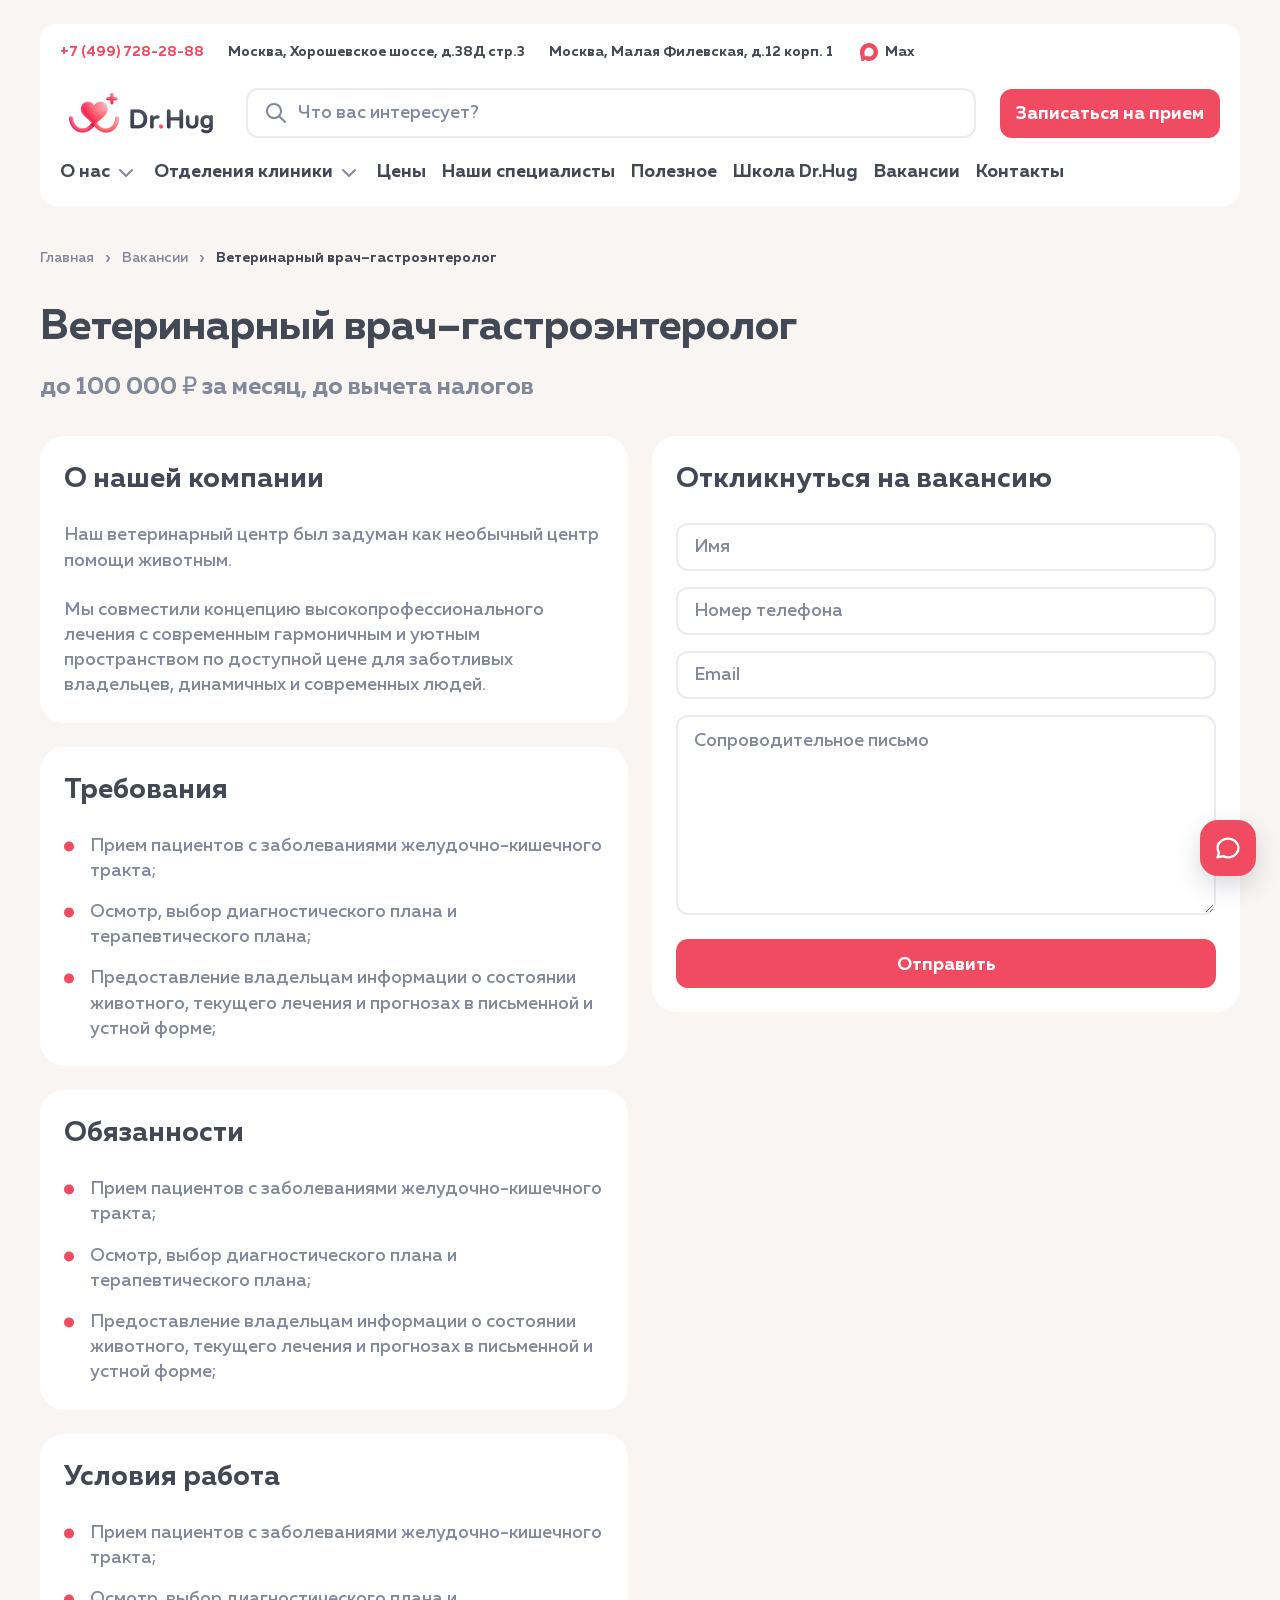
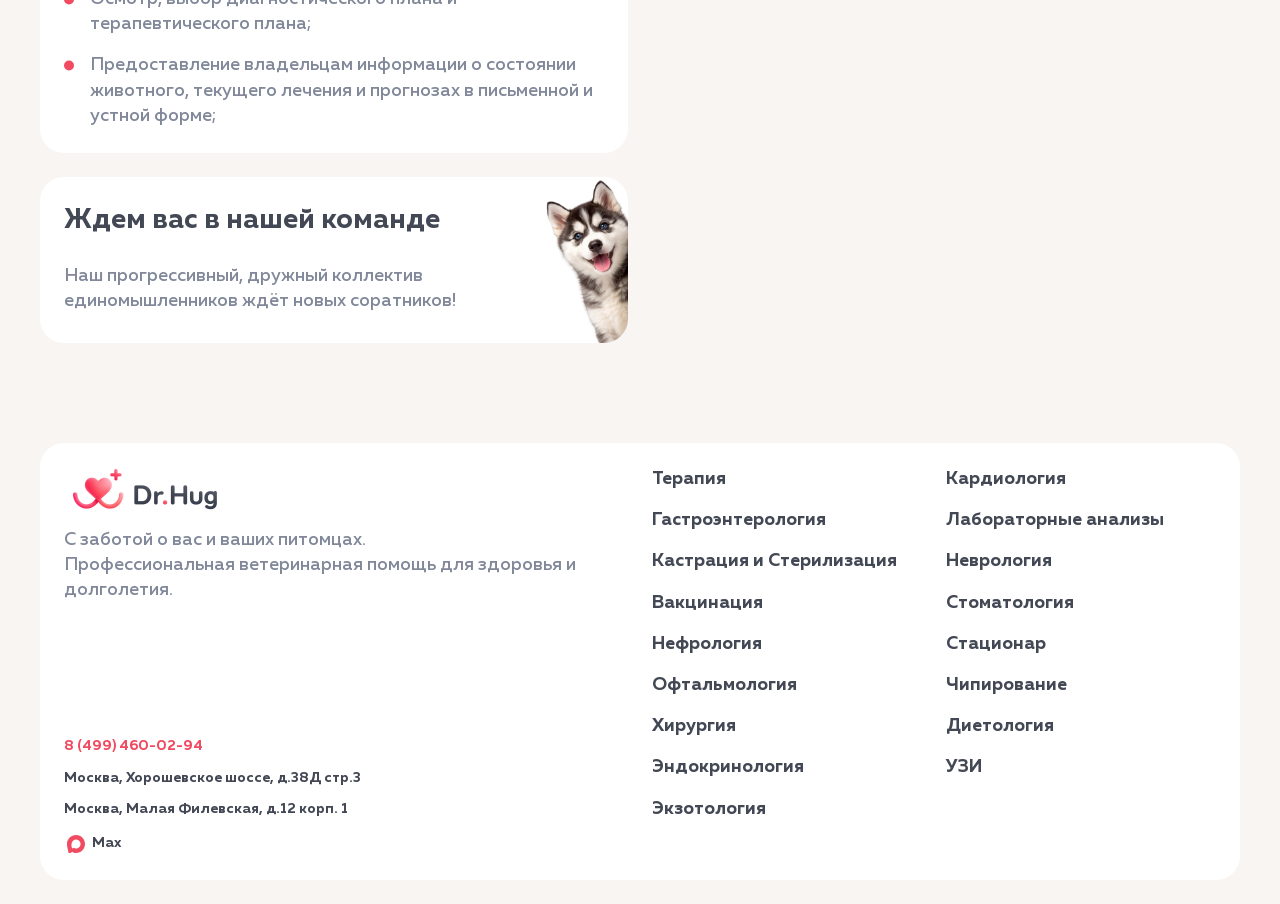
<file: job.html>
<!doctype html>
<html lang="ru">
<head>
  <meta charset="utf-8">
  <meta name="viewport" content="width=device-width, initial-scale=1">
  <meta name="theme-color" content="#f8f5f3">
  <title>Ветеринарный врач–гастроэнтеролог — Dr.Hug</title>
  <link rel="stylesheet" href="tokens.css">
  <link rel="stylesheet" href="styles.css">
  <link rel="stylesheet" href="responsive.css">
  <link rel="stylesheet" href="about-menu.css">
  <link rel="stylesheet" href="fields.css">
  <link rel="stylesheet" href="job.css">
  <link rel="stylesheet" href="chat.css">
</head>
<body class="job-page">
  <div class="site-shell">
    <header class="site-header" id="top">
      <div class="header-top">
        <div class="header-address"><a href="tel:+74997282888">+7 (499) 728-28-88</a></div>
        <a class="header-location address-map-link" href="https://yandex.ru/profile/-/CXBbeXLl" target="_blank" rel="noopener noreferrer">Москва, Хорошевское шоссе, д.38Д стр.3</a>
        <a class="header-location address-map-link" href="https://yandex.ru/maps/-/CXBbmQYQ" target="_blank" rel="noopener noreferrer">Москва, Малая Филевская, д.12 корп. 1</a>
        <span class="max-link"><img src="assets/max.svg" alt=""> Max</span>
      </div>
      <div class="header-main">
        <a class="logo" href="index.html#top" aria-label="Dr.Hug — на главную"><img class="logo-image" src="assets/logo-dr-hug.png" alt="Dr.Hug" width="648" height="180"></a>
        <div class="search-box field field-search"><img class="field-leading" src="assets/field-search.svg" alt=""><input type="search" placeholder="Что вас интересует?" aria-label="Поиск по сайту"><button class="field-clear" type="button" aria-label="Очистить поиск" hidden><img src="assets/field-search-clear.svg" alt=""></button></div>
        <button class="header-icon search-toggle" type="button" aria-label="Открыть поиск"><img src="assets/header-icon-1.svg" alt=""></button>
        <a class="button button-primary header-appointment" href="tel:+74997282888">Записаться на прием</a>
        <a class="header-icon phone-action" href="tel:+74997282888" aria-label="Записаться на приём"><img src="assets/header-icon-2.svg" alt=""></a>
        <button class="menu-toggle" type="button" aria-label="Открыть меню" aria-controls="main-navigation" aria-expanded="false"><span class="menu-lines" aria-hidden="true"></span></button>
      </div>
      <nav class="nav" id="main-navigation" aria-label="Основная навигация">
        <span class="nav-about"><button class="nav-about-trigger" type="button" aria-controls="about-submenu" aria-expanded="false">О нас <img src="assets/down.svg" alt=""></button><span class="nav-about-list" id="about-submenu"><a href="about.html">О компании</a><a href="index.html#values">Наши ценности</a><span>Документы</span><span>Лицензии</span></span></span><span class="nav-departments"><a href="departments.html">Отделения клиники <img src="assets/down.svg" alt=""></a><a class="nav-therapy" href="therapy.html">Терапевтическое отделение</a></span><a href="prices.html">Цены</a><a href="specialists.html">Наши специалисты</a><a href="useful.html">Полезное</a><a href="404.html">Школа Dr.Hug</a><a href="vacancies.html">Вакансии</a><a href="index.html#contacts">Контакты</a>
      </nav>
    </header>

    <main class="job-main">
      <nav class="job-breadcrumbs" aria-label="Навигационная цепочка"><a href="index.html">Главная</a><span aria-hidden="true">›</span><a href="vacancies.html">Вакансии</a><span aria-hidden="true">›</span><span aria-current="page">Ветеринарный врач–гастроэнтеролог</span></nav>
      <div class="job-heading"><h1>Ветеринарный врач–гастроэнтеролог</h1><p>до 100 000 ₽ за месяц, до вычета налогов</p></div>
      <div class="job-layout">
        <div class="job-sections">
          <section class="job-info-card"><h2>О нашей компании</h2><p>Наш ветеринарный центр был задуман как необычный центр помощи животным.</p><p>Мы совместили концепцию высокопрофессионального лечения с современным гармоничным и уютным пространством по доступной цене для заботливых владельцев, динамичных и современных людей.</p></section>
        <section class="job-info-card"><h2>Требования</h2><ul><li><img src="assets/vacancy-point.svg" alt="" width="10" height="25"><span>Прием пациентов с заболеваниями желудочно-кишечного тракта;</span></li><li><img src="assets/vacancy-point.svg" alt="" width="10" height="25"><span>Осмотр, выбор диагностического плана и терапевтического плана;</span></li><li><img src="assets/vacancy-point.svg" alt="" width="10" height="25"><span>Предоставление владельцам информации о состоянии животного, текущего лечения и прогнозах в письменной и устной форме;</span></li></ul></section>
        <section class="job-info-card"><h2>Обязанности</h2><ul><li><img src="assets/vacancy-point.svg" alt="" width="10" height="25"><span>Прием пациентов с заболеваниями желудочно-кишечного тракта;</span></li><li><img src="assets/vacancy-point.svg" alt="" width="10" height="25"><span>Осмотр, выбор диагностического плана и терапевтического плана;</span></li><li><img src="assets/vacancy-point.svg" alt="" width="10" height="25"><span>Предоставление владельцам информации о состоянии животного, текущего лечения и прогнозах в письменной и устной форме;</span></li></ul></section>
        <section class="job-info-card"><h2>Условия работа</h2><ul><li><img src="assets/vacancy-point.svg" alt="" width="10" height="25"><span>Прием пациентов с заболеваниями желудочно-кишечного тракта;</span></li><li><img src="assets/vacancy-point.svg" alt="" width="10" height="25"><span>Осмотр, выбор диагностического плана и терапевтического плана;</span></li><li><img src="assets/vacancy-point.svg" alt="" width="10" height="25"><span>Предоставление владельцам информации о состоянии животного, текущего лечения и прогнозах в письменной и устной форме;</span></li></ul></section>
          <section class="job-team"><div><h2>Ждем вас в нашей команде</h2><p>Наш прогрессивный, дружный коллектив единомышленников ждёт новых соратников!</p></div><img src="assets/vacancy-dog.png" alt="" width="1048" height="2000"></section>
        </div>
        <aside class="job-apply" aria-label="Отклик на вакансию">
          <form id="job-application" novalidate>
            <h2>Откликнуться на вакансию</h2>
            <div class="job-fields">
          <div class="field field-text"><span class="field-floating-label">Имя</span><input type="text" name="name" placeholder="Имя" aria-label="Имя" autocomplete="name" required><button class="field-clear" type="button" aria-label="Очистить имя" hidden><img src="assets/field-text-clear.svg" alt=""></button></div>
          <div class="field field-text"><span class="field-floating-label">Номер телефона</span><input type="tel" name="phone" placeholder="Номер телефона" aria-label="Номер телефона" autocomplete="tel" required><button class="field-clear" type="button" aria-label="Очистить номер телефона" hidden><img src="assets/field-text-clear.svg" alt=""></button></div>
          <div class="field field-text"><span class="field-floating-label">Email</span><input type="email" name="email" placeholder="Email" aria-label="Email" autocomplete="email" required><button class="field-clear" type="button" aria-label="Очистить email" hidden><img src="assets/field-text-clear.svg" alt=""></button></div>
              <textarea class="job-cover field" name="cover" placeholder="Сопроводительное письмо" aria-label="Сопроводительное письмо"></textarea>
            </div>
            <button class="button button-primary job-submit" type="submit">Отправить</button>
            <p class="job-form-status" id="job-form-status" role="status" hidden>Онлайн-отклик пока не подключён. Пожалуйста, <a href="tel:+74994600294">позвоните в клинику</a>.</p>
          </form>
        </aside>
      </div>
    </main>

    <footer class="site-footer"><div class="footer-about"><a class="logo" href="index.html#top" aria-label="Dr.Hug — на главную"><img class="logo-image" src="assets/logo-dr-hug.png" alt="Dr.Hug" width="648" height="180"></a><p>С заботой о вас и ваших питомцах.<br>Профессиональная ветеринарная помощь для здоровья и долголетия.</p><div class="footer-contact"><a href="tel:+74994600294">8 (499) 460-02-94</a><a class="address-map-link" href="https://yandex.ru/profile/-/CXBbeXLl" target="_blank" rel="noopener noreferrer"><small>Москва, Хорошевское шоссе, д.38Д стр.3</small></a><a class="address-map-link" href="https://yandex.ru/maps/-/CXBbmQYQ" target="_blank" rel="noopener noreferrer"><small>Москва, Малая Филевская, д.12 корп. 1</small></a><span class="max-link"><img src="assets/max.svg" alt=""> Max</span></div></div><nav class="footer-links" aria-label="Услуги"><div><a href="therapy.html">Терапия</a><a href="prices.html">Гастроэнтерология</a><a href="prices.html">Кастрация и Стерилизация</a><a href="prices.html">Вакцинация</a><a href="prices.html">Нефрология</a><a href="prices.html">Офтальмология</a><a href="prices.html">Хирургия</a><a href="prices.html">Эндокринология</a><a href="prices.html">Экзотология</a></div><div><a href="prices.html">Кардиология</a><a href="prices.html">Лабораторные анализы</a><a href="prices.html">Неврология</a><a href="prices.html">Стоматология</a><a href="inpatient.html">Стационар</a><a href="prices.html">Чипирование</a><a href="prices.html">Диетология</a><a href="prices.html">УЗИ</a></div></nav></footer>
  </div>
  <div class="quick-actions chat-widget-anchor" aria-label="Связаться с Dr.Hug"><button class="chat-launcher" type="button" aria-label="Открыть чат Dr.Hug" aria-controls="dr-hug-chat" aria-expanded="false" title="Чат Dr.Hug"><img src="assets/chat-assistant.svg" alt=""></button></div>
  <script src="fields.js"></script>
  <script src="departments.js"></script>
  <script src="job.js"></script>
  <script src="about-menu.js"></script>
  <script src="chat.js"></script>
</body>
</html>
</file>
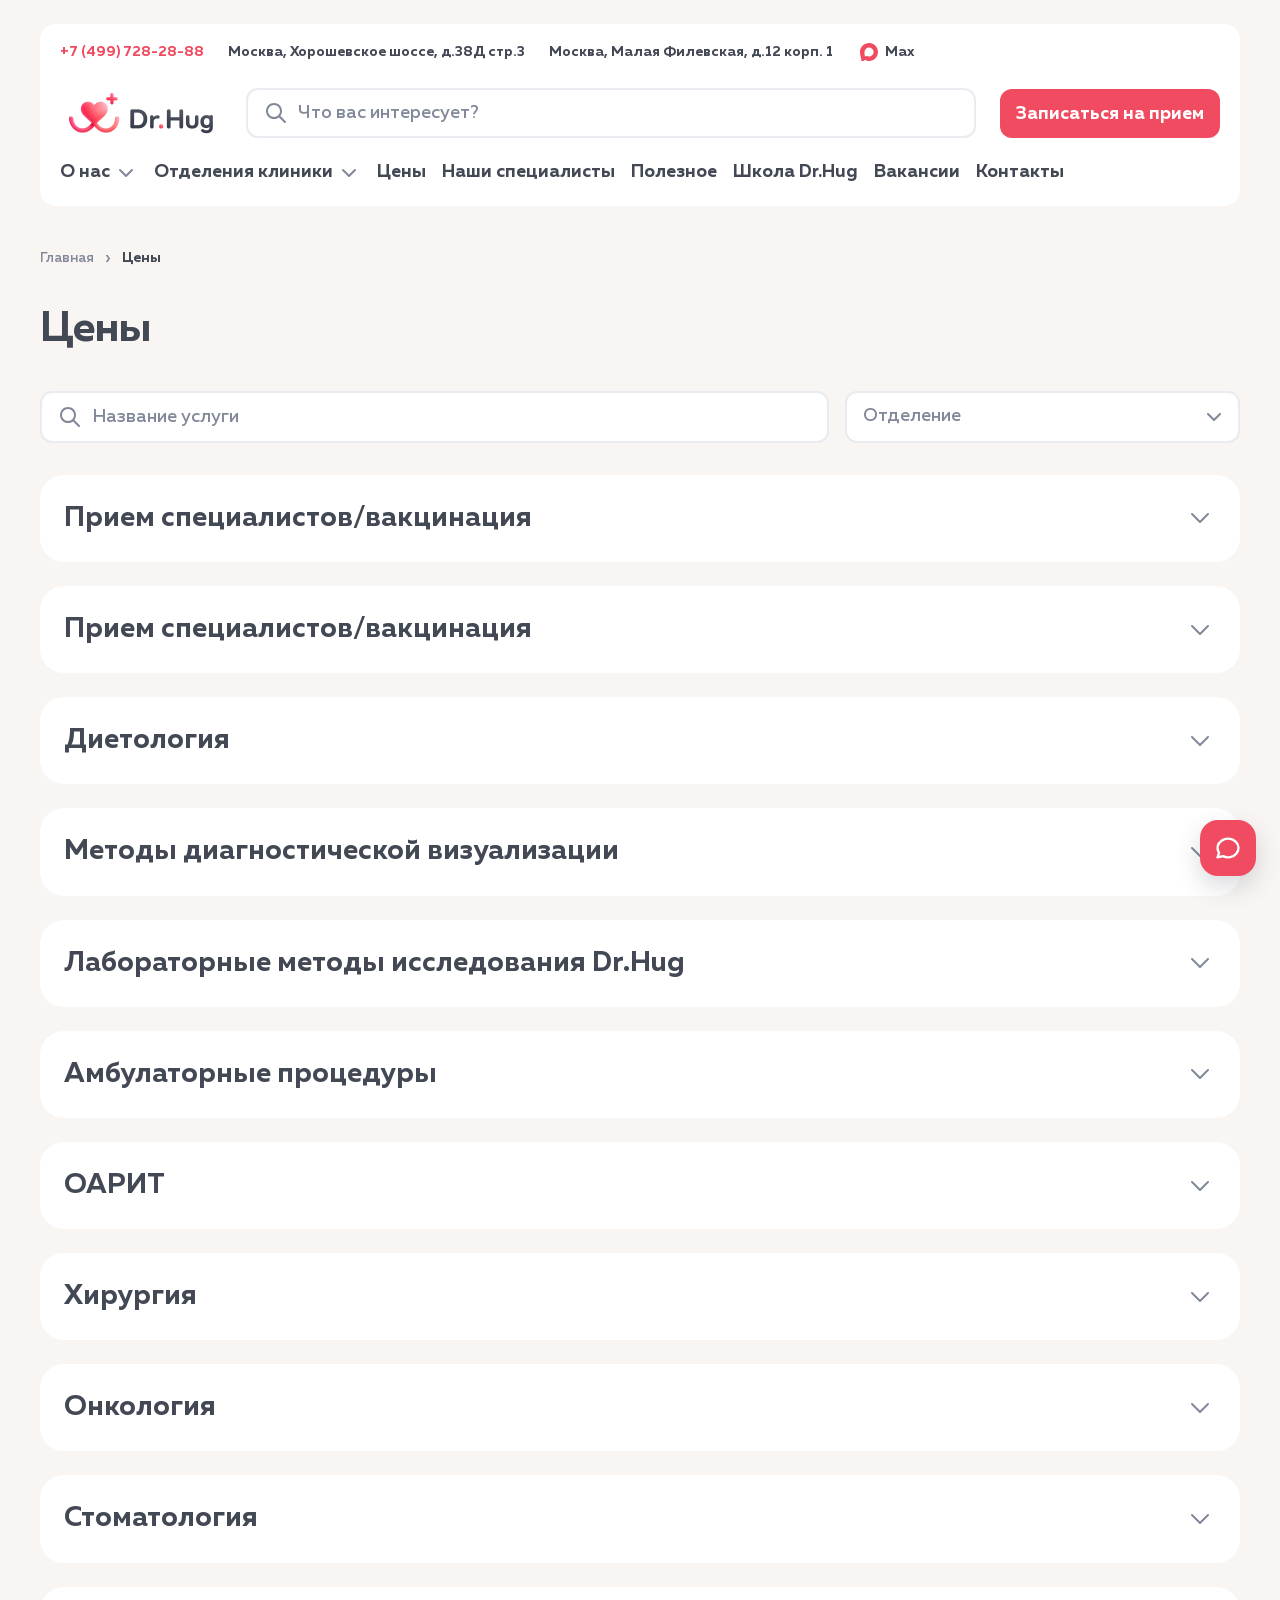
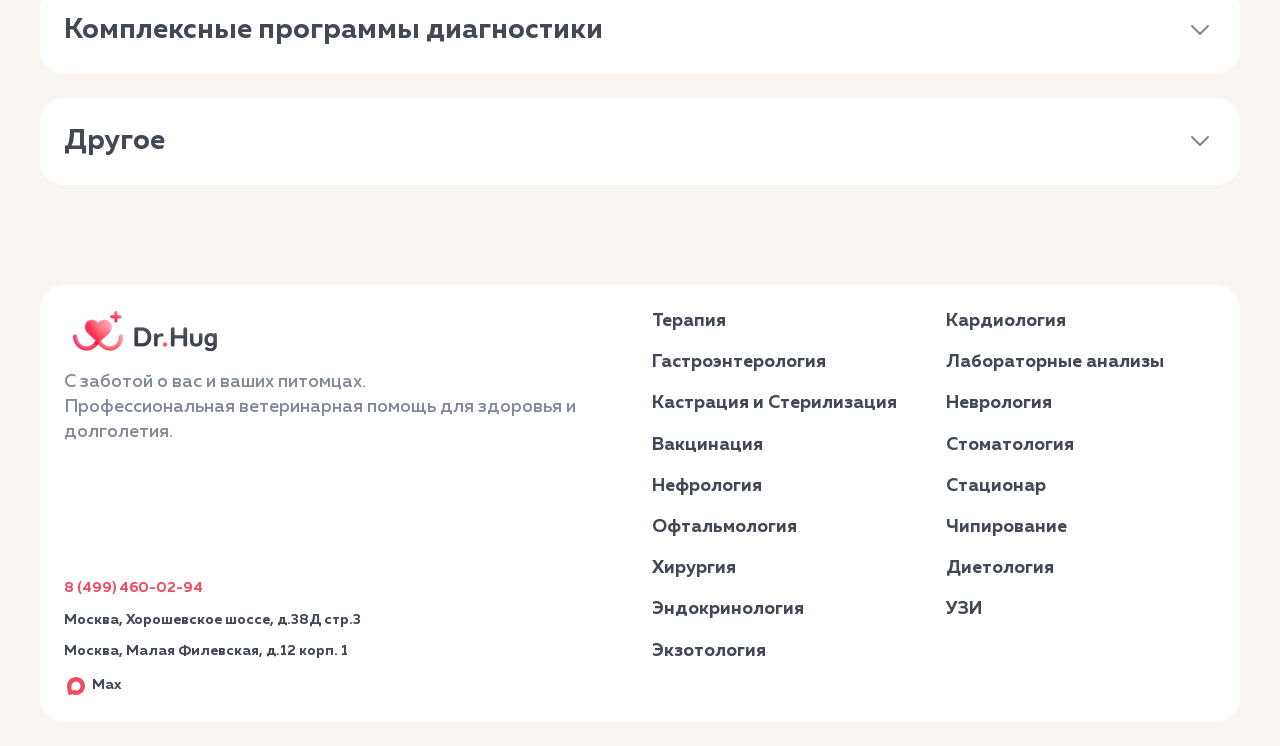
<file: prices.html>
<!doctype html>
<html lang="ru">
<head>
  <meta charset="utf-8">
  <meta name="viewport" content="width=device-width, initial-scale=1">
  <meta name="theme-color" content="#f8f5f3">
  <title>Цены — Dr.Hug</title>
  <link rel="stylesheet" href="tokens.css">
  <link rel="stylesheet" href="styles.css">
  <link rel="stylesheet" href="responsive.css">
  <link rel="stylesheet" href="about-menu.css">
  <link rel="stylesheet" href="prices.css">
  <link rel="stylesheet" href="fields.css">
  <link rel="stylesheet" href="sale-modal.css">
  <link rel="stylesheet" href="price-banner.css">
  <link rel="stylesheet" href="chat.css">
</head>
<body class="prices-page">
  <div class="site-shell">
    <header class="site-header" id="top">
      <div class="header-top">
        <div class="header-address"><a href="tel:+74997282888">+7 (499) 728-28-88</a></div>
        <a class="header-location address-map-link" href="https://yandex.ru/profile/-/CXBbeXLl" target="_blank" rel="noopener noreferrer">Москва, Хорошевское шоссе, д.38Д стр.3</a>
        <a class="header-location address-map-link" href="https://yandex.ru/maps/-/CXBbmQYQ" target="_blank" rel="noopener noreferrer">Москва, Малая Филевская, д.12 корп. 1</a>
        <span class="max-link"><img src="assets/max.svg" alt=""> Max</span>
      </div>
      <div class="header-main">
        <a class="logo" href="index.html#top" aria-label="Dr.Hug — на главную"><img class="logo-image" src="assets/logo-dr-hug.png" alt="Dr.Hug" width="648" height="180"></a>
        <div class="search-box field field-search"><img class="field-leading" src="assets/field-search.svg" alt=""><input type="search" placeholder="Что вас интересует?" aria-label="Поиск по сайту"><button class="field-clear" type="button" aria-label="Очистить поиск" hidden><img src="assets/field-search-clear.svg" alt=""></button></div>
        <button class="header-icon search-toggle" type="button" aria-label="Открыть поиск"><img src="assets/header-icon-1.svg" alt=""></button>
        <a class="button button-primary header-appointment" href="tel:+74997282888">Записаться на прием</a>
        <a class="header-icon phone-action" href="tel:+74997282888" aria-label="Записаться на приём"><img src="assets/header-icon-2.svg" alt=""></a>
        <button class="menu-toggle" type="button" aria-label="Открыть меню" aria-controls="main-navigation" aria-expanded="false"><span class="menu-lines" aria-hidden="true"></span></button>
      </div>
      <nav class="nav" id="main-navigation" aria-label="Основная навигация">
        <span class="nav-about"><button class="nav-about-trigger" type="button" aria-controls="about-submenu" aria-expanded="false">О нас <img src="assets/down.svg" alt=""></button><span class="nav-about-list" id="about-submenu"><a href="about.html">О компании</a><a href="index.html#values">Наши ценности</a><span>Документы</span><span>Лицензии</span></span></span><span class="nav-departments"><a href="departments.html">Отделения клиники <img src="assets/down.svg" alt=""></a><a class="nav-therapy" href="therapy.html">Терапевтическое отделение</a></span><a href="prices.html" aria-current="page">Цены</a><a href="specialists.html">Наши специалисты</a><a href="useful.html">Полезное</a><a href="404.html">Школа Dr.Hug</a><a href="vacancies.html">Вакансии</a><a href="index.html#contacts">Контакты</a>
      </nav>
    </header>

    <main class="price-page-main">
      <nav class="breadcrumbs" aria-label="Навигационная цепочка"><a href="index.html">Главная</a><span aria-hidden="true">›</span><span aria-current="page">Цены</span></nav>
      <h1>Цены</h1>
      <div class="price-filters">
        <div class="price-search field field-search"><img class="field-leading" src="assets/field-search.svg" alt=""><input id="service-search" type="search" placeholder="Название услуги" aria-label="Название услуги" autocomplete="off"><button class="field-clear" type="button" aria-label="Очистить поиск услуг" hidden><img src="assets/field-search-clear.svg" alt=""></button></div>
        <div class="price-department field field-select"><label class="field-floating-label" for="department-filter">Отделение</label><select id="department-filter" aria-label="Отделение"><option value="">Отделение</option><option value="Прием специалистов/вакцинация">Прием специалистов/вакцинация</option><option value="Диетология">Диетология</option><option value="Методы диагностической визуализации">Методы диагностической визуализации</option><option value="Лабораторные методы исследования Dr.Hug">Лабораторные методы исследования Dr.Hug</option><option value="Амбулаторные процедуры">Амбулаторные процедуры</option><option value="ОАРИТ">ОАРИТ</option><option value="Хирургия">Хирургия</option><option value="Онкология">Онкология</option><option value="Стоматология">Стоматология</option><option value="Комплексные программы диагностики">Комплексные программы диагностики</option><option value="Другое">Другое</option></select><button class="field-clear" type="button" aria-label="Сбросить отделение" hidden><img src="assets/field-select-clear.svg" alt=""></button><img class="field-chevron" src="assets/field-chevron.svg" alt=""></div>
      </div>

      <div class="price-catalog" id="price-catalog">
        <section class="catalog-card" data-department="Прием специалистов/вакцинация">
          <button class="catalog-heading" type="button" aria-expanded="false" aria-controls="catalog-panel-1"><span>Прием специалистов/вакцинация</span><img src="assets/price-chevron-down.svg" alt=""></button>
          <div class="catalog-panel" id="catalog-panel-1" hidden>
            <div class="catalog-banner"><img src="assets/banner-f965c.png" alt=""><div><strong>Вакцинация</strong><p>Наличие вакцины уточняйте по телефону.</p></div><button class="button button-outline" type="button" data-chat-open>Связаться с нами</button></div>
            <div class="catalog-table-wrap"><table class="catalog-table"><thead><tr><th>Наименование услуги</th><th>Стоимость</th></tr></thead><tbody>
              <tr data-service><td class="sale-service"><span class="service-name">Первичный прием анестезиолога</span> <button class="sale-tag" type="button" aria-haspopup="dialog"><img src="assets/price-info.svg" alt="">Условия акции</button></td><td><span class="accent">12 000 ₽</span> <del>15 100 ₽</del></td></tr>
              <tr data-service><td>Первичный прием гастроэнтеролога</td><td>12 000 ₽</td></tr>
              <tr data-service><td>Первичный прием дерматолога</td><td>12 000 ₽</td></tr>
              <tr data-service><td>Первичный прием диетолога (консультация без составления рациона)</td><td>12 000 ₽</td></tr>
              <tr class="catalog-group"><td colspan="2">Натуральный тип питания</td></tr>
              <tr data-service><td>Вакцинация кошек импортной поливалентной вакциной (Биофел PCH/Фелоцел CVR)*</td><td>1 400 ₽ <span class="price-separator">/</span> 33 600 ₽</td></tr>
              <tr data-service><td>Вакцинация собак импортной поливалентной вакциной (Биокан DHPPi-L/Вангард 7)*</td><td>12 000 ₽</td></tr>
              <tr data-service><td>Вакцинация собак импортной поливалентной вакциной с бешенством (Биокан DHPPi-RL)*</td><td>12 000 ₽</td></tr>
              <tr data-service><td>Вакцинация кошек импортной поливалентной вакциной с бешенством (Биофел PCHR)*</td><td>12 000 ₽</td></tr>
            </tbody></table></div>
          </div>
        </section>
        <section class="catalog-card catalog-duplicate" data-department="Прием специалистов/вакцинация"><button class="catalog-heading" type="button" aria-expanded="false" aria-controls="catalog-panel-2"><span>Прием специалистов/вакцинация</span><img src="assets/price-chevron-down.svg" alt=""></button><div class="catalog-panel" id="catalog-panel-2" hidden><div class="catalog-notice"><p>Наличие услуг и стоимость уточняйте по телефону.</p><button class="button button-outline" type="button" data-chat-open>Связаться с нами</button></div></div></section>
        <section class="catalog-card" data-department="Диетология">
          <button class="catalog-heading" type="button" aria-expanded="false" aria-controls="catalog-panel-3"><span>Диетология</span><img src="assets/price-chevron-down.svg" alt=""></button>
          <div class="catalog-panel" id="catalog-panel-3" hidden>
            <div class="catalog-banners">
              <div class="catalog-banner price-banner-hours"><img src="assets/banner-1caba.png" alt=""><div><strong>Пн - Пт с 11:00 до 16:00</strong><p>Пройти программу по акционной цене можно с понедельника по пятницу с 11:00 до 16:00. Необходима предварительная запись.</p></div><button class="button button-outline" type="button" data-chat-open>Связаться с нами</button></div>
              <div class="catalog-banner price-banner-healthy"><img src="assets/banner-40c28.png" alt=""><div><strong>Только для клинически здоровых питомцев</strong><p>Чекапы проводятся только для клинически здоровых питомцев, у которых отсутствуют симптомы заболеваний.</p></div></div>
              <div class="catalog-banner"><img src="assets/banner-44ffb.png" alt=""><div><strong>Стоимость препаратов</strong><p>Стоимость препаратов рассчитывается с учетом веса пациента.</p></div></div>
            </div>
            <div class="catalog-table-wrap"><table class="catalog-table"><thead><tr><th>Наименование услуги</th><th>Стоимость</th></tr></thead><tbody>
              <tr data-service><td>Первичный прием диетолога (консультация без составления рациона)</td><td>12 000 ₽</td></tr>
              <tr data-service><td>Повторный прием диетолога</td><td>6 000 ₽</td></tr>
              <tr data-service><td>Консультация по коррекции рациона</td><td><span class="accent">8 000 ₽</span> <del>10 000 ₽</del></td></tr>
              <tr data-service><td>Составление индивидуального плана питания (кошка / собака)</td><td>14 000 ₽ <span class="price-separator">/</span> 16 000 ₽</td></tr>
            </tbody></table></div>
          </div>
        </section>
        <section class="catalog-card" data-department="Методы диагностической визуализации"><button class="catalog-heading" type="button" aria-expanded="false" aria-controls="catalog-panel-4"><span>Методы диагностической визуализации</span><img src="assets/price-chevron-down.svg" alt=""></button><div class="catalog-panel" id="catalog-panel-4" hidden><div class="catalog-notice"><p>Стоимость услуг уточняйте по телефону.</p><button class="button button-outline" type="button" data-chat-open>Связаться с нами</button></div></div></section>
        <section class="catalog-card" data-department="Лабораторные методы исследования Dr.Hug"><button class="catalog-heading" type="button" aria-expanded="false" aria-controls="catalog-panel-5"><span>Лабораторные методы исследования Dr.Hug</span><img src="assets/price-chevron-down.svg" alt=""></button><div class="catalog-panel" id="catalog-panel-5" hidden><div class="catalog-notice"><p>Стоимость услуг уточняйте по телефону.</p><button class="button button-outline" type="button" data-chat-open>Связаться с нами</button></div></div></section>
        <section class="catalog-card" data-department="Амбулаторные процедуры"><button class="catalog-heading" type="button" aria-expanded="false" aria-controls="catalog-panel-6"><span>Амбулаторные процедуры</span><img src="assets/price-chevron-down.svg" alt=""></button><div class="catalog-panel" id="catalog-panel-6" hidden><div class="catalog-notice"><p>Стоимость услуг уточняйте по телефону.</p><button class="button button-outline" type="button" data-chat-open>Связаться с нами</button></div></div></section>
        <section class="catalog-card" data-department="ОАРИТ"><button class="catalog-heading" type="button" aria-expanded="false" aria-controls="catalog-panel-7"><span>ОАРИТ</span><img src="assets/price-chevron-down.svg" alt=""></button><div class="catalog-panel" id="catalog-panel-7" hidden><div class="catalog-notice"><p>Стоимость услуг уточняйте по телефону.</p><button class="button button-outline" type="button" data-chat-open>Связаться с нами</button></div></div></section>
        <section class="catalog-card" data-department="Хирургия"><button class="catalog-heading" type="button" aria-expanded="false" aria-controls="catalog-panel-8"><span>Хирургия</span><img src="assets/price-chevron-down.svg" alt=""></button><div class="catalog-panel" id="catalog-panel-8" hidden><div class="catalog-notice"><p>Стоимость услуг уточняйте по телефону.</p><button class="button button-outline" type="button" data-chat-open>Связаться с нами</button></div></div></section>
        <section class="catalog-card" data-department="Онкология"><button class="catalog-heading" type="button" aria-expanded="false" aria-controls="catalog-panel-9"><span>Онкология</span><img src="assets/price-chevron-down.svg" alt=""></button><div class="catalog-panel" id="catalog-panel-9" hidden><div class="catalog-notice"><p>Стоимость услуг уточняйте по телефону.</p><button class="button button-outline" type="button" data-chat-open>Связаться с нами</button></div></div></section>
        <section class="catalog-card" data-department="Стоматология"><button class="catalog-heading" type="button" aria-expanded="false" aria-controls="catalog-panel-10"><span>Стоматология</span><img src="assets/price-chevron-down.svg" alt=""></button><div class="catalog-panel" id="catalog-panel-10" hidden><div class="catalog-notice"><p>Стоимость услуг уточняйте по телефону.</p><button class="button button-outline" type="button" data-chat-open>Связаться с нами</button></div></div></section>
        <section class="catalog-card" data-department="Комплексные программы диагностики"><button class="catalog-heading" type="button" aria-expanded="false" aria-controls="catalog-panel-11"><span>Комплексные программы диагностики</span><img src="assets/price-chevron-down.svg" alt=""></button><div class="catalog-panel" id="catalog-panel-11" hidden><div class="catalog-notice"><p>Стоимость услуг уточняйте по телефону.</p><button class="button button-outline" type="button" data-chat-open>Связаться с нами</button></div></div></section>
        <section class="catalog-card" data-department="Другое"><button class="catalog-heading" type="button" aria-expanded="false" aria-controls="catalog-panel-12"><span>Другое</span><img src="assets/price-chevron-down.svg" alt=""></button><div class="catalog-panel" id="catalog-panel-12" hidden><div class="catalog-notice"><p>Стоимость услуг уточняйте по телефону.</p><button class="button button-outline" type="button" data-chat-open>Связаться с нами</button></div></div></section>
      </div>
      <p class="catalog-empty" id="catalog-empty" hidden>Услуги не найдены. Попробуйте другое название или отделение.</p>
    </main>

    <footer class="site-footer"><div class="footer-about"><a class="logo" href="index.html#top" aria-label="Dr.Hug — на главную"><img class="logo-image" src="assets/logo-dr-hug.png" alt="Dr.Hug" width="648" height="180"></a><p>С заботой о вас и ваших питомцах.<br>Профессиональная ветеринарная помощь для здоровья и долголетия.</p><div class="footer-contact"><a href="tel:+74994600294">8 (499) 460-02-94</a><a class="address-map-link" href="https://yandex.ru/profile/-/CXBbeXLl" target="_blank" rel="noopener noreferrer"><small>Москва, Хорошевское шоссе, д.38Д стр.3</small></a><a class="address-map-link" href="https://yandex.ru/maps/-/CXBbmQYQ" target="_blank" rel="noopener noreferrer"><small>Москва, Малая Филевская, д.12 корп. 1</small></a><span class="max-link"><img src="assets/max.svg" alt=""> Max</span></div></div><nav class="footer-links" aria-label="Услуги"><div><a href="therapy.html">Терапия</a><a href="prices.html">Гастроэнтерология</a><a href="prices.html">Кастрация и Стерилизация</a><a href="prices.html">Вакцинация</a><a href="prices.html">Нефрология</a><a href="prices.html">Офтальмология</a><a href="prices.html">Хирургия</a><a href="prices.html">Эндокринология</a><a href="prices.html">Экзотология</a></div><div><a href="prices.html">Кардиология</a><a href="prices.html">Лабораторные анализы</a><a href="prices.html">Неврология</a><a href="prices.html">Стоматология</a><a href="inpatient.html">Стационар</a><a href="prices.html">Чипирование</a><a href="prices.html">Диетология</a><a href="prices.html">УЗИ</a></div></nav></footer>
  </div>
  <div class="quick-actions chat-widget-anchor" aria-label="Связаться с Dr.Hug"><button class="chat-launcher" type="button" aria-label="Открыть чат Dr.Hug" aria-controls="dr-hug-chat" aria-expanded="false" title="Чат Dr.Hug"><img src="assets/chat-assistant.svg" alt=""></button></div>
  <script src="fields.js"></script>
  <script src="prices.js"></script>
  <script src="sale-modal.js"></script>
  <script src="about-menu.js"></script>
  <script src="chat.js"></script>
</body>
</html>
</file>
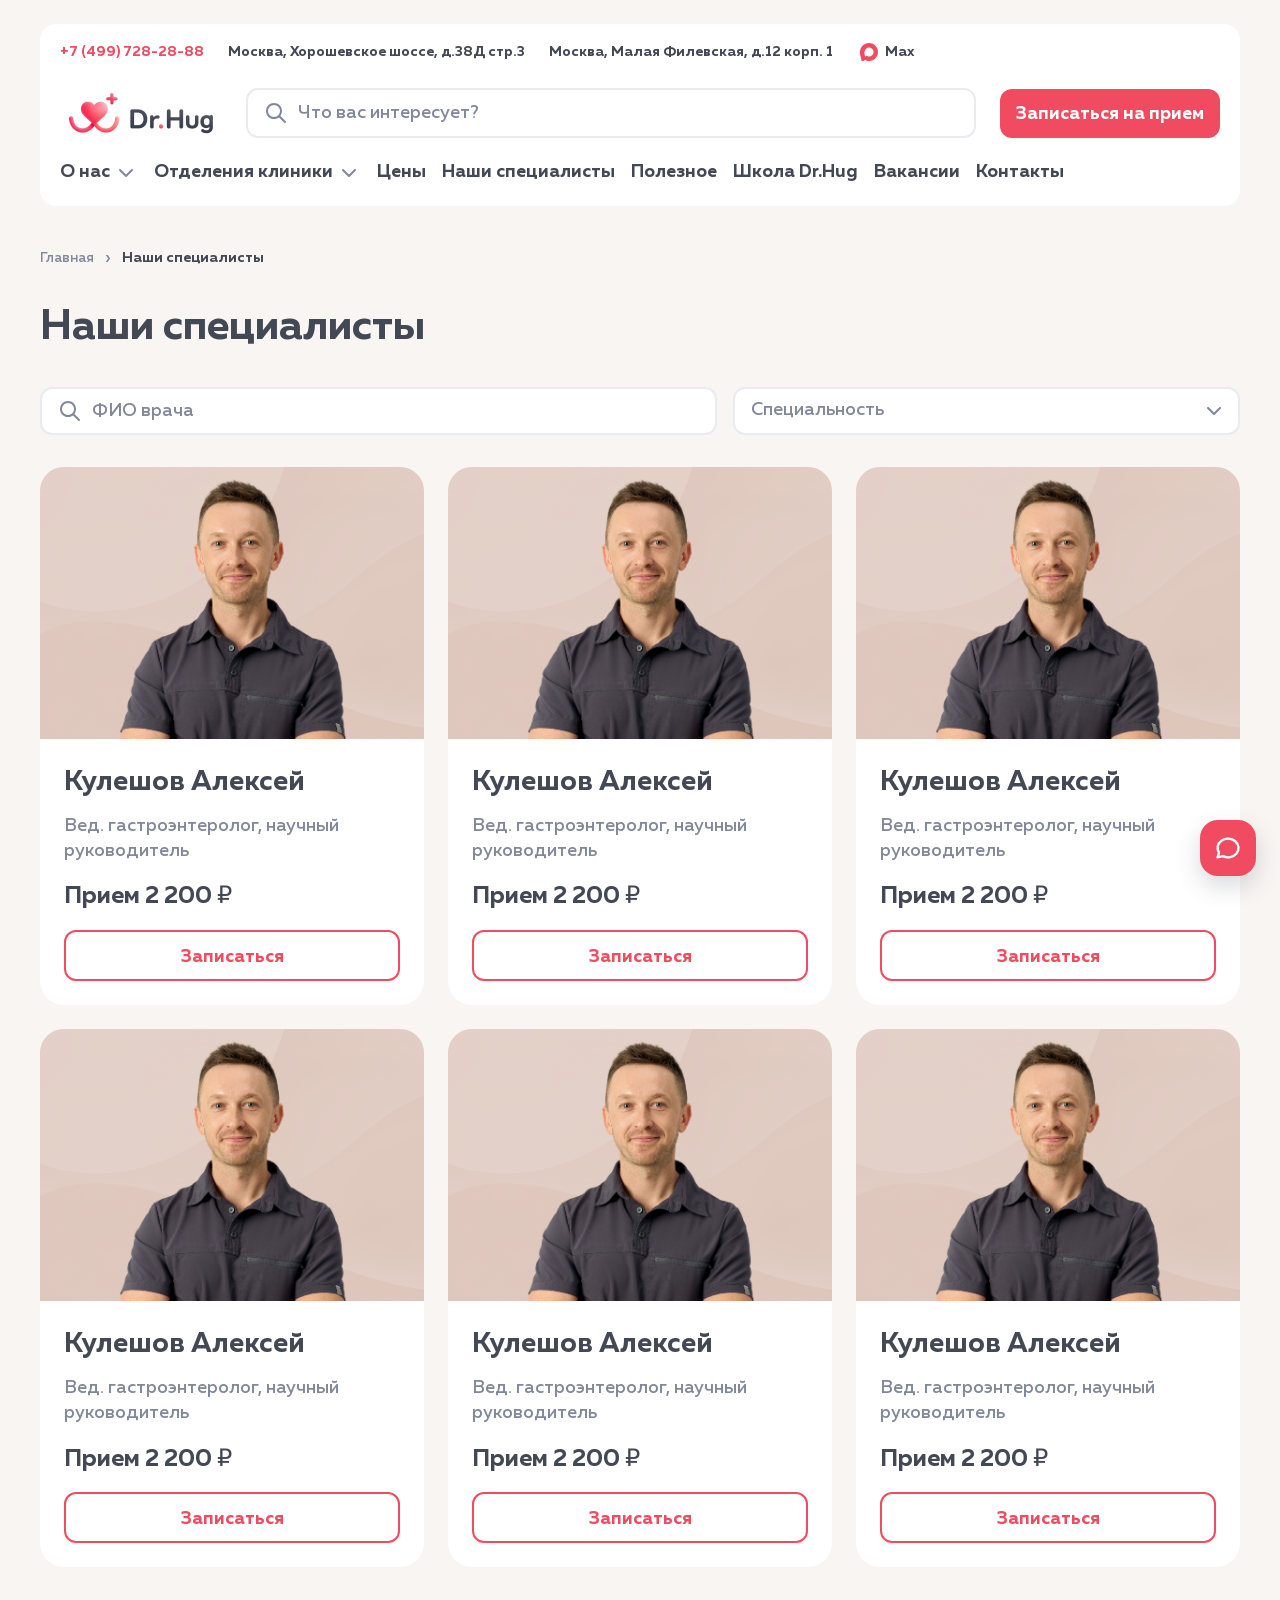
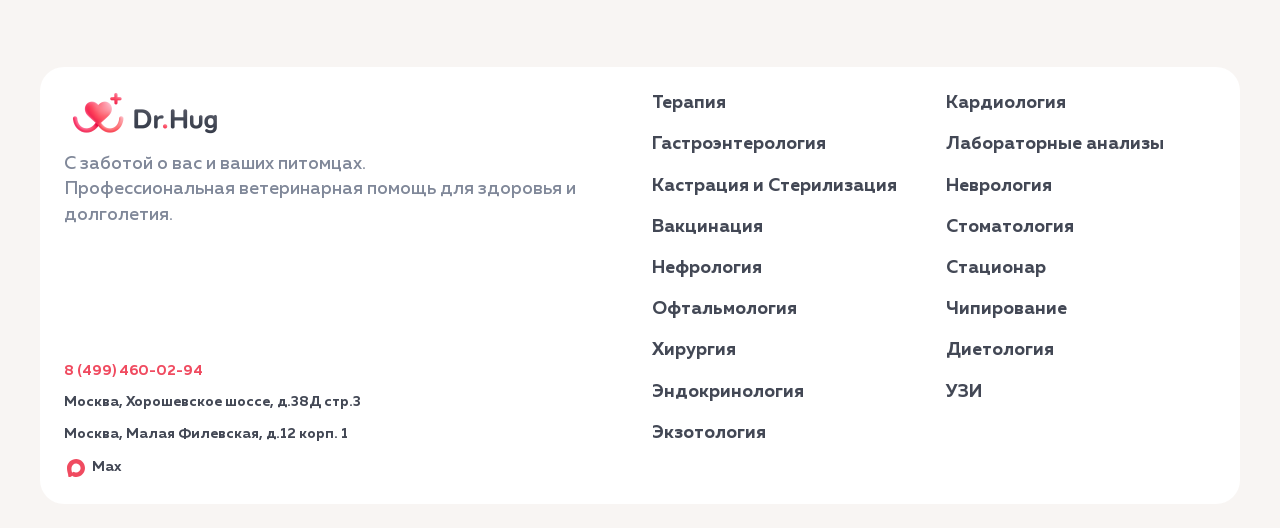
<file: specialists.html>
<!doctype html>
<html lang="ru">
<head>
  <meta charset="utf-8">
  <meta name="viewport" content="width=device-width, initial-scale=1">
  <meta name="theme-color" content="#f8f5f3">
  <title>Наши специалисты — Dr.Hug</title>
  <link rel="stylesheet" href="tokens.css">
  <link rel="stylesheet" href="styles.css">
  <link rel="stylesheet" href="responsive.css">
  <link rel="stylesheet" href="about-menu.css">
  <link rel="stylesheet" href="fields.css">
  <link rel="stylesheet" href="specialists.css">
  <link rel="stylesheet" href="chat.css">
</head>
<body class="specialists-page">
  <div class="site-shell">
    <header class="site-header" id="top">
      <div class="header-top">
        <div class="header-address"><a href="tel:+74997282888">+7 (499) 728-28-88</a></div>
        <a class="header-location address-map-link" href="https://yandex.ru/profile/-/CXBbeXLl" target="_blank" rel="noopener noreferrer">Москва, Хорошевское шоссе, д.38Д стр.3</a>
        <a class="header-location address-map-link" href="https://yandex.ru/maps/-/CXBbmQYQ" target="_blank" rel="noopener noreferrer">Москва, Малая Филевская, д.12 корп. 1</a>
        <span class="max-link"><img src="assets/max.svg" alt=""> Max</span>
      </div>
      <div class="header-main">
        <a class="logo" href="index.html#top" aria-label="Dr.Hug — на главную"><img class="logo-image" src="assets/logo-dr-hug.png" alt="Dr.Hug" width="648" height="180"></a>
        <div class="search-box field field-search"><img class="field-leading" src="assets/field-search.svg" alt=""><input type="search" placeholder="Что вас интересует?" aria-label="Поиск по сайту"><button class="field-clear" type="button" aria-label="Очистить поиск" hidden><img src="assets/field-search-clear.svg" alt=""></button></div>
        <button class="header-icon search-toggle" type="button" aria-label="Открыть поиск"><img src="assets/header-icon-1.svg" alt=""></button>
        <a class="button button-primary header-appointment" href="tel:+74997282888">Записаться на прием</a>
        <a class="header-icon phone-action" href="tel:+74997282888" aria-label="Записаться на приём"><img src="assets/header-icon-2.svg" alt=""></a>
        <button class="menu-toggle" type="button" aria-label="Открыть меню" aria-controls="main-navigation" aria-expanded="false"><span class="menu-lines" aria-hidden="true"></span></button>
      </div>
      <nav class="nav" id="main-navigation" aria-label="Основная навигация">
        <span class="nav-about"><button class="nav-about-trigger" type="button" aria-controls="about-submenu" aria-expanded="false">О нас <img src="assets/down.svg" alt=""></button><span class="nav-about-list" id="about-submenu"><a href="about.html">О компании</a><a href="index.html#values">Наши ценности</a><span>Документы</span><span>Лицензии</span></span></span><span class="nav-departments"><a href="departments.html">Отделения клиники <img src="assets/down.svg" alt=""></a><a class="nav-therapy" href="therapy.html">Терапевтическое отделение</a></span><a href="prices.html">Цены</a><a href="specialists.html" aria-current="page">Наши специалисты</a><a href="useful.html">Полезное</a><a href="404.html">Школа Dr.Hug</a><a href="vacancies.html">Вакансии</a><a href="index.html#contacts">Контакты</a>
      </nav>
    </header>

    <main class="specialists-main">
      <nav class="specialists-breadcrumbs" aria-label="Навигационная цепочка"><a href="index.html">Главная</a><span aria-hidden="true">›</span><span aria-current="page">Наши специалисты</span></nav>
      <h1>Наши специалисты</h1>
      <div class="specialists-filters">
        <div class="specialists-search field field-search"><img class="field-leading" src="assets/field-search.svg" alt=""><input id="specialist-query" type="search" placeholder="ФИО врача" aria-label="Поиск врача по имени" autocomplete="off"><button class="field-clear" type="button" aria-label="Очистить поиск" hidden><img src="assets/field-search-clear.svg" alt=""></button></div>
        <div class="specialists-specialty field field-select"><label class="field-floating-label" for="specialist-specialty">Специальность</label><select id="specialist-specialty" aria-label="Специальность"><option value="">Специальность</option><option value="gastro">Гастроэнтерология</option></select><button class="field-clear" type="button" aria-label="Сбросить специальность" hidden><img src="assets/field-select-clear.svg" alt=""></button><img class="field-chevron" src="assets/field-chevron.svg" alt=""></div>
      </div>
      <div class="doctor-grid specialists-grid" aria-label="Список специалистов">
        <article class="doctor-card" data-name="Кулешов Алексей" data-specialty="gastro">
          <div class="doctor-photo"><a class="doctor-profile-link" href="doctor.html" aria-label="Подробнее о враче Кулешове Алексее"></a><img src="assets/specialists-doctor.png" alt="Кулешов Алексей" loading="lazy"></div>
          <div class="doctor-details">
            <div class="doctor-person"><h3><a href="doctor.html">Кулешов Алексей</a></h3><p>Вед. гастроэнтеролог, научный руководитель</p></div>
            <div class="doctor-booking"><strong>Прием 2 200 ₽</strong><a class="button button-outline" href="tel:+74994600294">Записаться</a></div>
          </div>
        </article>
        <article class="doctor-card" data-name="Кулешов Алексей" data-specialty="gastro">
          <div class="doctor-photo"><a class="doctor-profile-link" href="doctor.html" aria-label="Подробнее о враче Кулешове Алексее"></a><img src="assets/specialists-doctor.png" alt="Кулешов Алексей" loading="lazy"></div>
          <div class="doctor-details">
            <div class="doctor-person"><h3><a href="doctor.html">Кулешов Алексей</a></h3><p>Вед. гастроэнтеролог, научный руководитель</p></div>
            <div class="doctor-booking"><strong>Прием 2 200 ₽</strong><a class="button button-outline" href="tel:+74994600294">Записаться</a></div>
          </div>
        </article>
        <article class="doctor-card" data-name="Кулешов Алексей" data-specialty="gastro">
          <div class="doctor-photo"><a class="doctor-profile-link" href="doctor.html" aria-label="Подробнее о враче Кулешове Алексее"></a><img src="assets/specialists-doctor.png" alt="Кулешов Алексей" loading="lazy"></div>
          <div class="doctor-details">
            <div class="doctor-person"><h3><a href="doctor.html">Кулешов Алексей</a></h3><p>Вед. гастроэнтеролог, научный руководитель</p></div>
            <div class="doctor-booking"><strong>Прием 2 200 ₽</strong><a class="button button-outline" href="tel:+74994600294">Записаться</a></div>
          </div>
        </article>
        <article class="doctor-card" data-name="Кулешов Алексей" data-specialty="gastro">
          <div class="doctor-photo"><a class="doctor-profile-link" href="doctor.html" aria-label="Подробнее о враче Кулешове Алексее"></a><img src="assets/specialists-doctor.png" alt="Кулешов Алексей" loading="lazy"></div>
          <div class="doctor-details">
            <div class="doctor-person"><h3><a href="doctor.html">Кулешов Алексей</a></h3><p>Вед. гастроэнтеролог, научный руководитель</p></div>
            <div class="doctor-booking"><strong>Прием 2 200 ₽</strong><a class="button button-outline" href="tel:+74994600294">Записаться</a></div>
          </div>
        </article>
        <article class="doctor-card" data-name="Кулешов Алексей" data-specialty="gastro">
          <div class="doctor-photo"><a class="doctor-profile-link" href="doctor.html" aria-label="Подробнее о враче Кулешове Алексее"></a><img src="assets/specialists-doctor.png" alt="Кулешов Алексей" loading="lazy"></div>
          <div class="doctor-details">
            <div class="doctor-person"><h3><a href="doctor.html">Кулешов Алексей</a></h3><p>Вед. гастроэнтеролог, научный руководитель</p></div>
            <div class="doctor-booking"><strong>Прием 2 200 ₽</strong><a class="button button-outline" href="tel:+74994600294">Записаться</a></div>
          </div>
        </article>
        <article class="doctor-card" data-name="Кулешов Алексей" data-specialty="gastro">
          <div class="doctor-photo"><a class="doctor-profile-link" href="doctor.html" aria-label="Подробнее о враче Кулешове Алексее"></a><img src="assets/specialists-doctor.png" alt="Кулешов Алексей" loading="lazy"></div>
          <div class="doctor-details">
            <div class="doctor-person"><h3><a href="doctor.html">Кулешов Алексей</a></h3><p>Вед. гастроэнтеролог, научный руководитель</p></div>
            <div class="doctor-booking"><strong>Прием 2 200 ₽</strong><a class="button button-outline" href="tel:+74994600294">Записаться</a></div>
          </div>
        </article>
      </div>
      <p class="specialists-empty" id="specialists-empty" role="status" hidden>По вашему запросу специалисты не найдены.</p>
    </main>
    <footer class="site-footer"><div class="footer-about"><a class="logo" href="index.html#top" aria-label="Dr.Hug — на главную"><img class="logo-image" src="assets/logo-dr-hug.png" alt="Dr.Hug" width="648" height="180"></a><p>С заботой о вас и ваших питомцах.<br>Профессиональная ветеринарная помощь для здоровья и долголетия.</p><div class="footer-contact"><a href="tel:+74994600294">8 (499) 460-02-94</a><a class="address-map-link" href="https://yandex.ru/profile/-/CXBbeXLl" target="_blank" rel="noopener noreferrer"><small>Москва, Хорошевское шоссе, д.38Д стр.3</small></a><a class="address-map-link" href="https://yandex.ru/maps/-/CXBbmQYQ" target="_blank" rel="noopener noreferrer"><small>Москва, Малая Филевская, д.12 корп. 1</small></a><span class="max-link"><img src="assets/max.svg" alt=""> Max</span></div></div><nav class="footer-links" aria-label="Услуги"><div><a href="therapy.html">Терапия</a><a href="prices.html">Гастроэнтерология</a><a href="prices.html">Кастрация и Стерилизация</a><a href="prices.html">Вакцинация</a><a href="prices.html">Нефрология</a><a href="prices.html">Офтальмология</a><a href="prices.html">Хирургия</a><a href="prices.html">Эндокринология</a><a href="prices.html">Экзотология</a></div><div><a href="prices.html">Кардиология</a><a href="prices.html">Лабораторные анализы</a><a href="prices.html">Неврология</a><a href="prices.html">Стоматология</a><a href="inpatient.html">Стационар</a><a href="prices.html">Чипирование</a><a href="prices.html">Диетология</a><a href="prices.html">УЗИ</a></div></nav></footer>
  </div>
  <div class="quick-actions chat-widget-anchor" aria-label="Связаться с Dr.Hug"><button class="chat-launcher" type="button" aria-label="Открыть чат Dr.Hug" aria-controls="dr-hug-chat" aria-expanded="false" title="Чат Dr.Hug"><img src="assets/chat-assistant.svg" alt=""></button></div>
  <script src="fields.js"></script>
  <script src="departments.js"></script>
  <script src="specialists.js"></script>
  <script src="about-menu.js"></script>
  <script src="chat.js"></script>
</body>
</html>
</file>
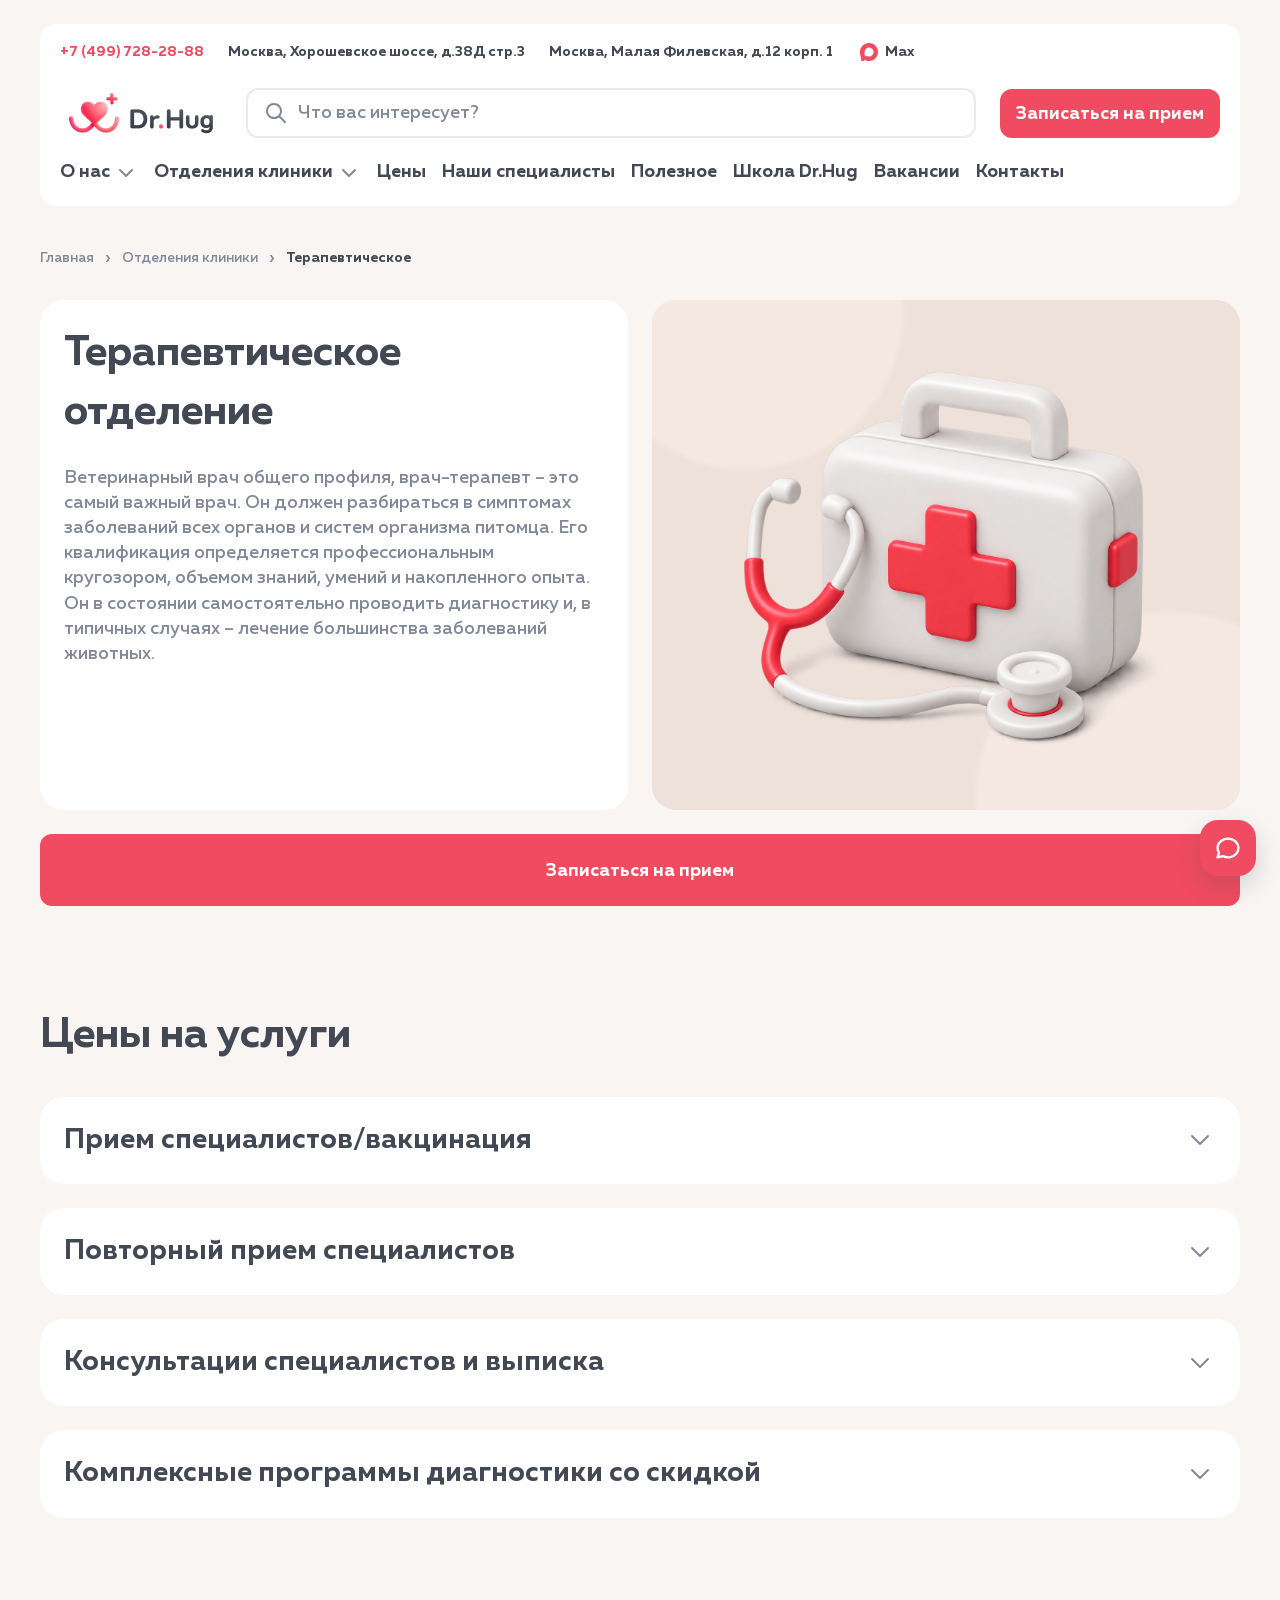
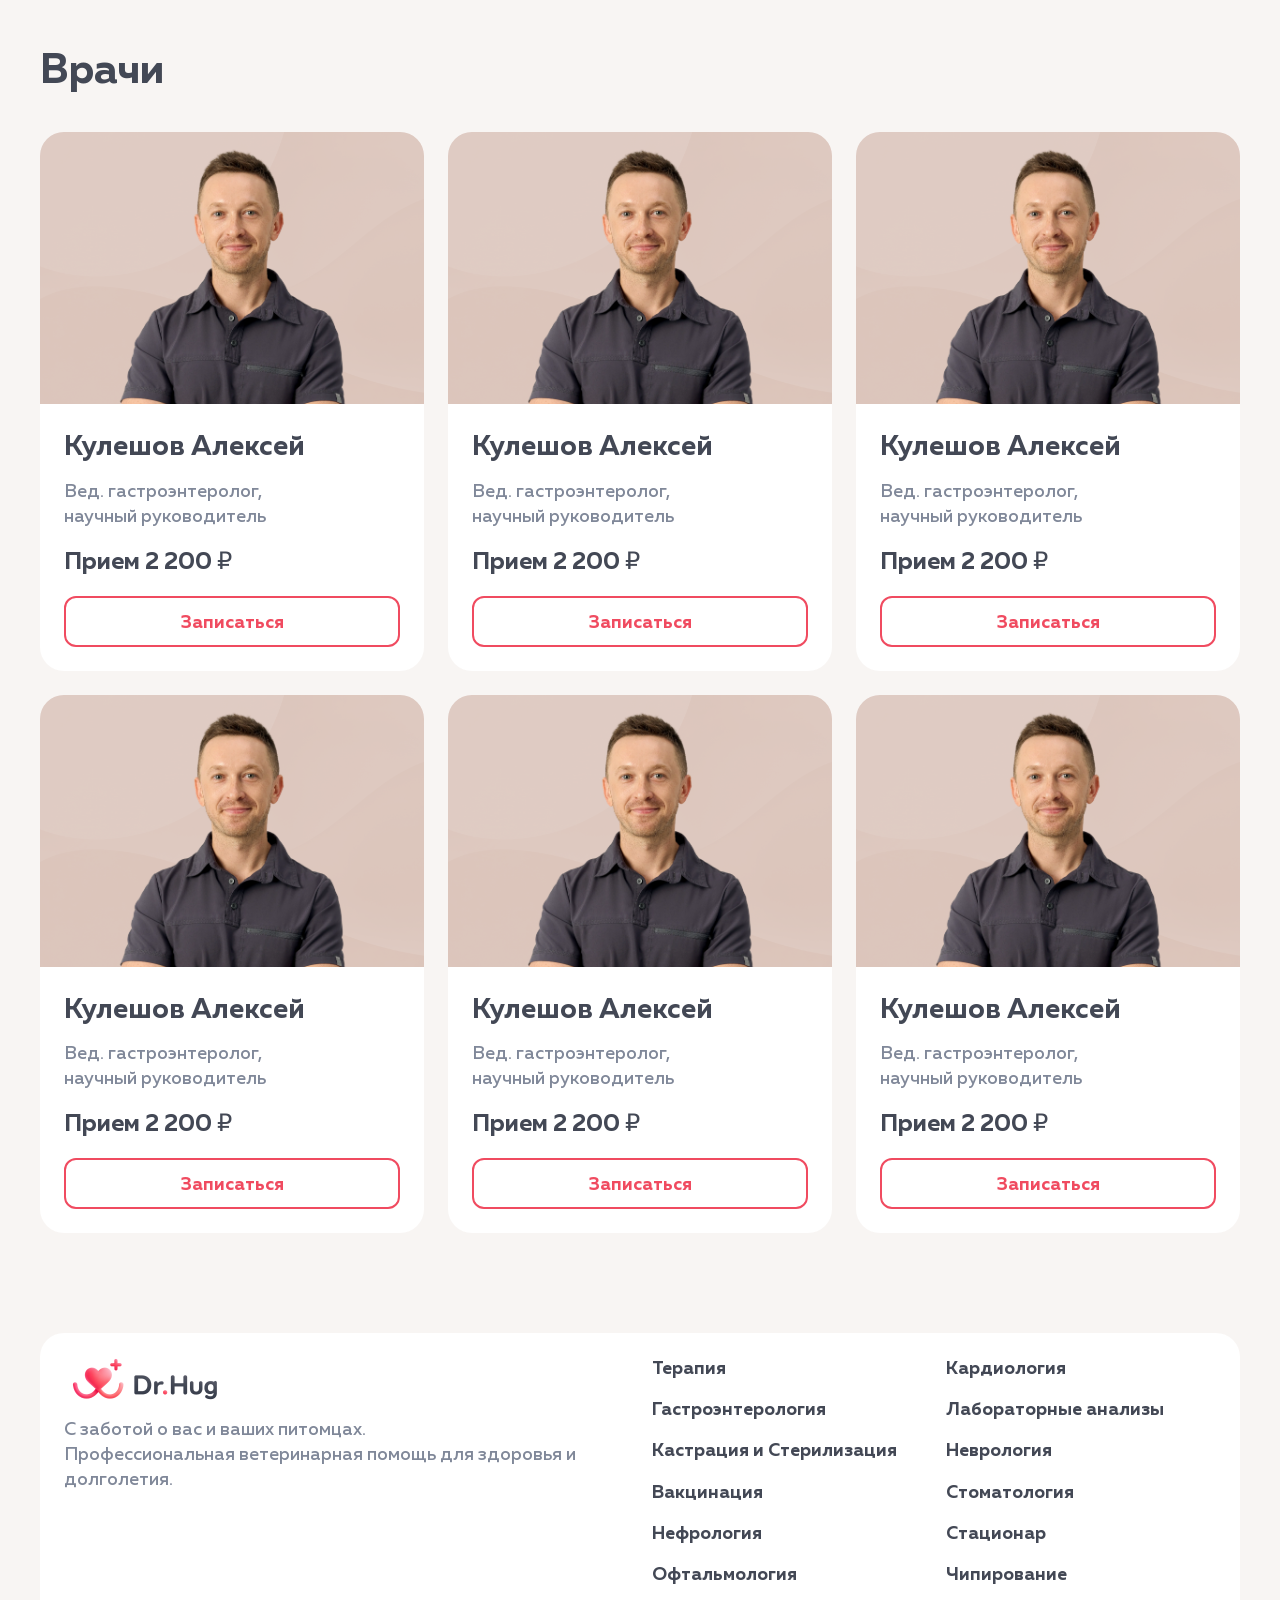
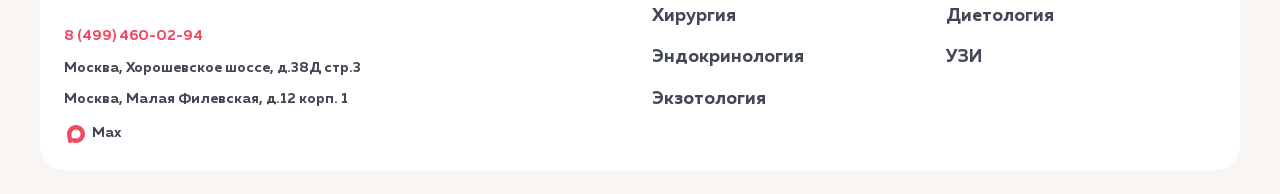
<file: therapy.html>
<!doctype html>
<html lang="ru">
<head>
  <meta charset="utf-8">
  <meta name="viewport" content="width=device-width, initial-scale=1">
  <meta name="theme-color" content="#f8f5f3">
  <title>Терапевтическое отделение — Dr.Hug</title>
  <link rel="stylesheet" href="tokens.css">
  <link rel="stylesheet" href="styles.css">
  <link rel="stylesheet" href="responsive.css">
  <link rel="stylesheet" href="about-menu.css">
  <link rel="stylesheet" href="fields.css">
  <link rel="stylesheet" href="therapy.css">
  <link rel="stylesheet" href="sale-modal.css">
  <link rel="stylesheet" href="price-banner.css">
  <link rel="stylesheet" href="chat.css">
</head>
<body class="therapy-page">
  <div class="site-shell">
    <header class="site-header" id="top">
      <div class="header-top">
        <div class="header-address"><a href="tel:+74997282888">+7 (499) 728-28-88</a></div>
        <a class="header-location address-map-link" href="https://yandex.ru/profile/-/CXBbeXLl" target="_blank" rel="noopener noreferrer">Москва, Хорошевское шоссе, д.38Д стр.3</a>
        <a class="header-location address-map-link" href="https://yandex.ru/maps/-/CXBbmQYQ" target="_blank" rel="noopener noreferrer">Москва, Малая Филевская, д.12 корп. 1</a>
        <span class="max-link"><img src="assets/max.svg" alt=""> Max</span>
      </div>
      <div class="header-main">
        <a class="logo" href="index.html#top" aria-label="Dr.Hug — на главную"><img class="logo-image" src="assets/logo-dr-hug.png" alt="Dr.Hug" width="648" height="180"></a>
        <div class="search-box field field-search"><img class="field-leading" src="assets/field-search.svg" alt=""><input type="search" placeholder="Что вас интересует?" aria-label="Поиск по сайту"><button class="field-clear" type="button" aria-label="Очистить поиск" hidden><img src="assets/field-search-clear.svg" alt=""></button></div>
        <button class="header-icon search-toggle" type="button" aria-label="Открыть поиск"><img src="assets/header-icon-1.svg" alt=""></button>
        <a class="button button-primary header-appointment" href="tel:+74997282888">Записаться на прием</a>
        <a class="header-icon phone-action" href="tel:+74997282888" aria-label="Записаться на приём"><img src="assets/header-icon-2.svg" alt=""></a>
        <button class="menu-toggle" type="button" aria-label="Открыть меню" aria-controls="main-navigation" aria-expanded="false"><span class="menu-lines" aria-hidden="true"></span></button>
      </div>
      <nav class="nav" id="main-navigation" aria-label="Основная навигация">
        <span class="nav-about"><button class="nav-about-trigger" type="button" aria-controls="about-submenu" aria-expanded="false">О нас <img src="assets/down.svg" alt=""></button><span class="nav-about-list" id="about-submenu"><a href="about.html">О компании</a><a href="index.html#values">Наши ценности</a><span>Документы</span><span>Лицензии</span></span></span><span class="nav-departments"><a href="departments.html">Отделения клиники <img src="assets/down.svg" alt=""></a><a class="nav-therapy" href="therapy.html" aria-current="page">Терапевтическое отделение</a></span><a href="prices.html">Цены</a><a href="specialists.html">Наши специалисты</a><a href="useful.html">Полезное</a><a href="404.html">Школа Dr.Hug</a><a href="vacancies.html">Вакансии</a><a href="index.html#contacts">Контакты</a>
      </nav>
    </header>
    <main class="therapy-main">
      <nav class="therapy-breadcrumbs" aria-label="Навигационная цепочка"><a href="index.html">Главная</a><span aria-hidden="true">›</span><a href="departments.html">Отделения клиники</a><span aria-hidden="true">›</span><span aria-current="page">Терапевтическое</span></nav>
      <section class="therapy-hero" aria-labelledby="therapy-title">
        <div class="therapy-intro"><h1 id="therapy-title">Терапевтическое отделение</h1><p>Ветеринарный врач общего профиля, врач-терапевт – это самый важный врач. Он должен разбираться в симптомах заболеваний всех органов и систем организма питомца. Его квалификация определяется профессиональным кругозором, объемом знаний, умений и накопленного опыта. Он в состоянии самостоятельно проводить диагностику и, в типичных случаях – лечение большинства заболеваний животных.</p></div>
        <div class="therapy-illustration"><img src="assets/department-therapy.png" alt="Аптечка и стетоскоп"></div>
        <a class="therapy-appointment button button-primary" href="tel:+74994600294">Записаться на прием</a>
      </section>
      <section class="section prices" id="prices">
        <div class="section-head"><h2>Цены на услуги</h2></div>
        <div class="price-card collapsed">
          <button class="accordion-heading" type="button" aria-expanded="false" aria-controls="price-content"><span>Прием специалистов/вакцинация</span><img class="chevron" src="assets/price-chevron-down.svg" alt=""></button>
          <div id="price-content" class="accordion-content" hidden>
            <div class="vaccine-banner"><img src="assets/vaccine.png" alt=""><div><strong>Вакцинация</strong><p>Наличие вакцины уточняйте по телефону.</p></div><button class="button button-outline" type="button" data-chat-open>Связаться с нами</button></div>
            <div class="price-table-wrap"><table class="price-table"><thead><tr><th>Наименование услуги</th><th>Стоимость</th></tr></thead><tbody>
              <tr><td class="sale-service"><span class="service-name">Первичный прием анестезиолога</span> <button class="sale-tag" type="button" aria-haspopup="dialog"><img src="assets/price-info.svg" alt="">Условия акции</button></td><td><span class="accent">12 000 ₽</span> <del>15 100 ₽</del></td></tr>
              <tr><td>Первичный прием гастроэнтеролога</td><td>12 000 ₽</td></tr>
              <tr><td>Первичный прием дерматолога</td><td>12 000 ₽</td></tr>
              <tr><td>Первичный прием диетолога (консультация без составления рациона)</td><td>12 000 ₽</td></tr>
              <tr class="group-row"><td colspan="2">Натуральный тип питания</td></tr>
              <tr><td>Вакцинация кошек импортной поливалентной вакциной (Биофел PCH/Фелоцел CVR)*</td><td>1 400 ₽ &nbsp;/&nbsp; 33 600 ₽</td></tr>
              <tr><td>Вакцинация собак импортной поливалентной вакциной (Биокан DHPPi-L/Вангард 7)*</td><td>12 000 ₽</td></tr>
              <tr><td>Вакцинация собак импортной поливалентной вакциной с бешенством (Биокан DHPPi-RL)*</td><td>12 000 ₽</td></tr>
              <tr><td>Вакцинация кошек импортной поливалентной вакциной с бешенством (Биофел PCHR)*</td><td>12 000 ₽</td></tr>
            </tbody></table></div>
          </div>
        </div>
        <div class="price-card collapsed"><button class="accordion-heading" type="button" aria-expanded="false"><span>Повторный прием специалистов</span><img class="chevron" src="assets/price-chevron-down.svg" alt=""></button></div>
        <div class="price-card collapsed"><button class="accordion-heading" type="button" aria-expanded="false"><span>Консультации специалистов и выписка</span><img class="chevron" src="assets/price-chevron-down.svg" alt=""></button></div>
        <div class="price-card collapsed"><button class="accordion-heading" type="button" aria-expanded="false"><span>Комплексные программы диагностики со скидкой</span><img class="chevron" src="assets/price-chevron-down.svg" alt=""></button></div>
      </section>
      <section class="section doctors" id="doctors"><div class="section-head"><h2>Врачи</h2></div><div class="doctor-grid" id="doctor-grid"></div></section>

    </main>
    <footer class="site-footer"><div class="footer-about"><a class="logo" href="index.html#top" aria-label="Dr.Hug — на главную"><img class="logo-image" src="assets/logo-dr-hug.png" alt="Dr.Hug" width="648" height="180"></a><p>С заботой о вас и ваших питомцах.<br>Профессиональная ветеринарная помощь для здоровья и долголетия.</p><div class="footer-contact"><a href="tel:+74994600294">8 (499) 460-02-94</a><a class="address-map-link" href="https://yandex.ru/profile/-/CXBbeXLl" target="_blank" rel="noopener noreferrer"><small>Москва, Хорошевское шоссе, д.38Д стр.3</small></a><a class="address-map-link" href="https://yandex.ru/maps/-/CXBbmQYQ" target="_blank" rel="noopener noreferrer"><small>Москва, Малая Филевская, д.12 корп. 1</small></a><span class="max-link"><img src="assets/max.svg" alt=""> Max</span></div></div><nav class="footer-links" aria-label="Услуги"><div><a href="therapy.html">Терапия</a><a href="prices.html">Гастроэнтерология</a><a href="prices.html">Кастрация и Стерилизация</a><a href="prices.html">Вакцинация</a><a href="prices.html">Нефрология</a><a href="prices.html">Офтальмология</a><a href="prices.html">Хирургия</a><a href="prices.html">Эндокринология</a><a href="prices.html">Экзотология</a></div><div><a href="prices.html">Кардиология</a><a href="prices.html">Лабораторные анализы</a><a href="prices.html">Неврология</a><a href="prices.html">Стоматология</a><a href="inpatient.html">Стационар</a><a href="prices.html">Чипирование</a><a href="prices.html">Диетология</a><a href="prices.html">УЗИ</a></div></nav></footer>
  </div>
  <div class="quick-actions chat-widget-anchor" aria-label="Связаться с Dr.Hug"><button class="chat-launcher" type="button" aria-label="Открыть чат Dr.Hug" aria-controls="dr-hug-chat" aria-expanded="false" title="Чат Dr.Hug"><img src="assets/chat-assistant.svg" alt=""></button></div>
  <script src="fields.js"></script>
  <script src="therapy.js"></script>
  <script src="sale-modal.js"></script>
  <script src="about-menu.js"></script>
  <script src="chat.js"></script>
</body>
</html>
</file>
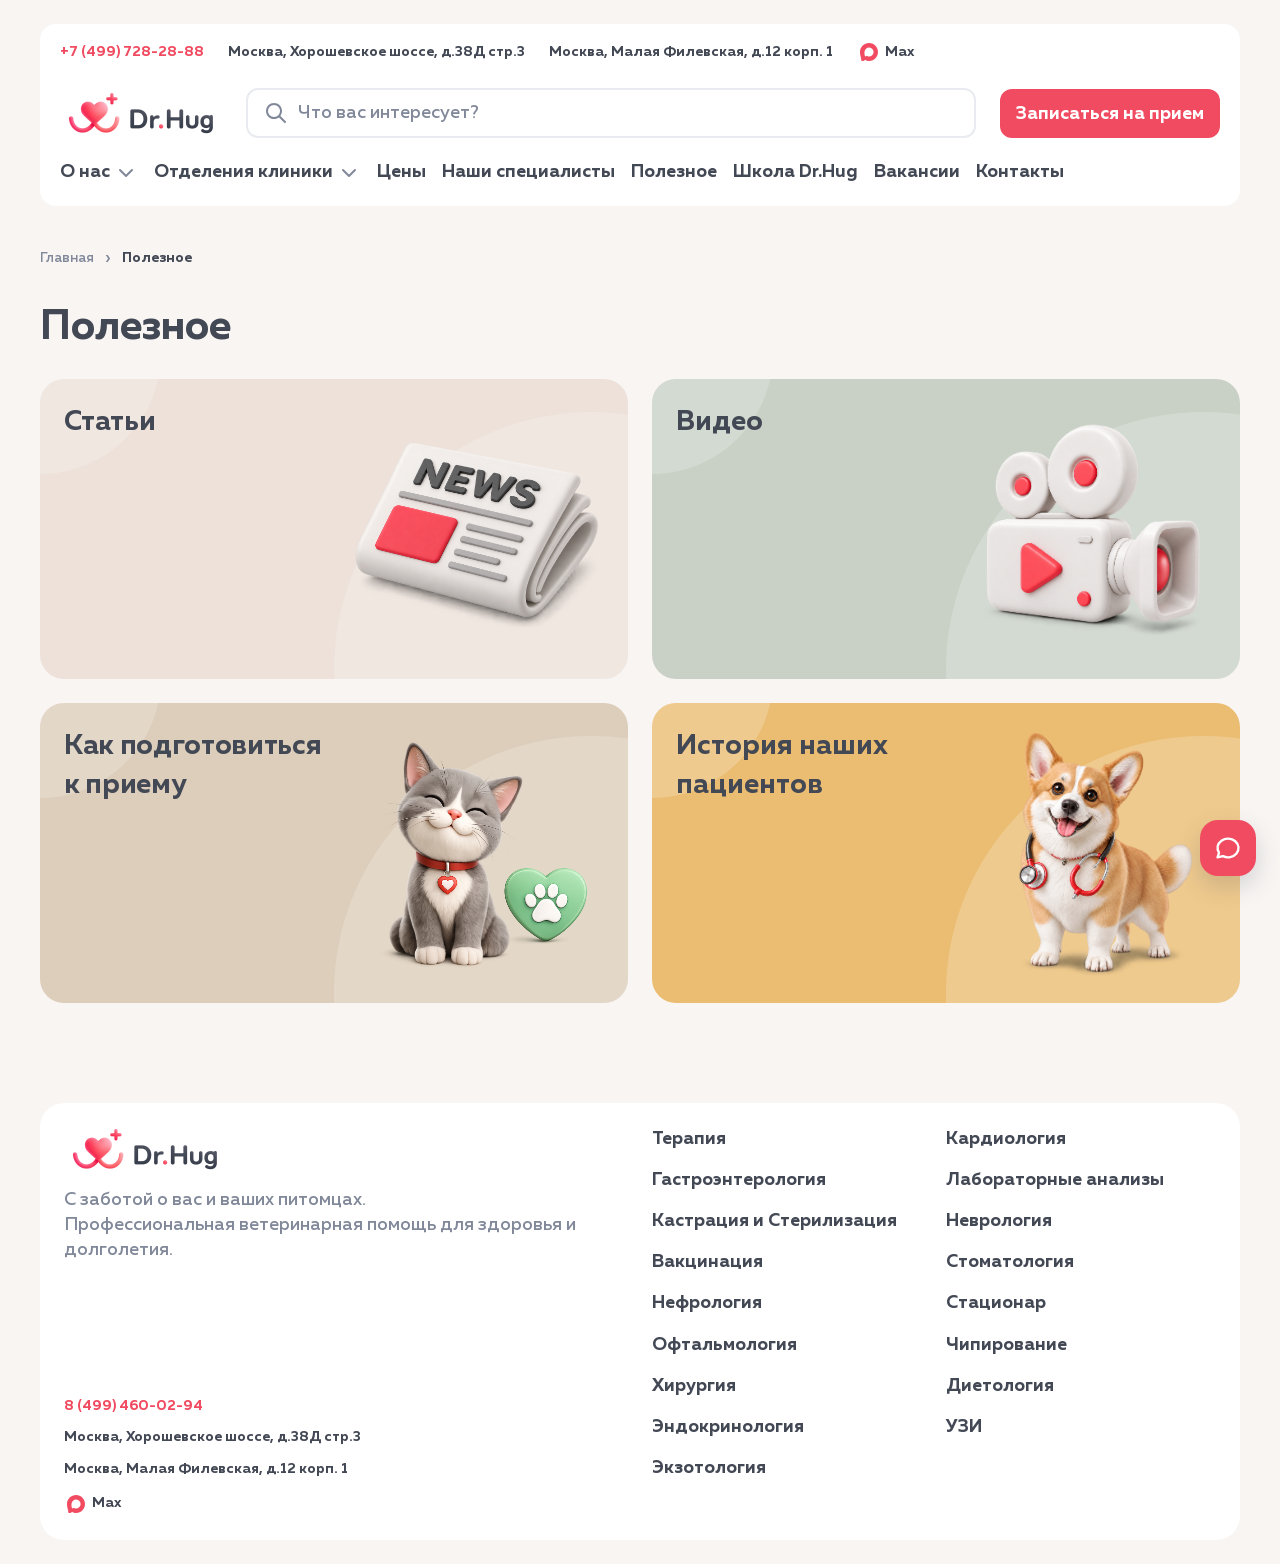
<file: useful.html>
<!doctype html>
<html lang="ru">
<head>
  <meta charset="utf-8">
  <meta name="viewport" content="width=device-width, initial-scale=1">
  <meta name="theme-color" content="#f8f5f3">
  <title>Полезное — Dr.Hug</title>
  <link rel="stylesheet" href="tokens.css">
  <link rel="stylesheet" href="styles.css">
  <link rel="stylesheet" href="responsive.css">
  <link rel="stylesheet" href="about-menu.css">
  <link rel="stylesheet" href="fields.css">
  <link rel="stylesheet" href="useful.css">
  <link rel="stylesheet" href="chat.css">
</head>
<body class="useful-page">
  <div class="site-shell">
    <header class="site-header" id="top">
      <div class="header-top">
        <div class="header-address"><a href="tel:+74997282888">+7 (499) 728-28-88</a></div>
        <a class="header-location address-map-link" href="https://yandex.ru/profile/-/CXBbeXLl" target="_blank" rel="noopener noreferrer">Москва, Хорошевское шоссе, д.38Д стр.3</a>
        <a class="header-location address-map-link" href="https://yandex.ru/maps/-/CXBbmQYQ" target="_blank" rel="noopener noreferrer">Москва, Малая Филевская, д.12 корп. 1</a>
        <span class="max-link"><img src="assets/max.svg" alt=""> Max</span>
      </div>
      <div class="header-main">
        <a class="logo" href="index.html#top" aria-label="Dr.Hug — на главную"><img class="logo-image" src="assets/logo-dr-hug.png" alt="Dr.Hug" width="648" height="180"></a>
        <div class="search-box field field-search"><img class="field-leading" src="assets/field-search.svg" alt=""><input type="search" placeholder="Что вас интересует?" aria-label="Поиск по сайту"><button class="field-clear" type="button" aria-label="Очистить поиск" hidden><img src="assets/field-search-clear.svg" alt=""></button></div>
        <button class="header-icon search-toggle" type="button" aria-label="Открыть поиск"><img src="assets/header-icon-1.svg" alt=""></button>
        <a class="button button-primary header-appointment" href="tel:+74997282888">Записаться на прием</a>
        <a class="header-icon phone-action" href="tel:+74997282888" aria-label="Записаться на приём"><img src="assets/header-icon-2.svg" alt=""></a>
        <button class="menu-toggle" type="button" aria-label="Открыть меню" aria-controls="main-navigation" aria-expanded="false"><span class="menu-lines" aria-hidden="true"></span></button>
      </div>
      <nav class="nav" id="main-navigation" aria-label="Основная навигация">
        <span class="nav-about"><button class="nav-about-trigger" type="button" aria-controls="about-submenu" aria-expanded="false">О нас <img src="assets/down.svg" alt=""></button><span class="nav-about-list" id="about-submenu"><a href="about.html">О компании</a><a href="index.html#values">Наши ценности</a><span>Документы</span><span>Лицензии</span></span></span><span class="nav-departments"><a href="departments.html">Отделения клиники <img src="assets/down.svg" alt=""></a><a class="nav-therapy" href="therapy.html">Терапевтическое отделение</a></span><a href="prices.html">Цены</a><a href="specialists.html">Наши специалисты</a><a href="useful.html" aria-current="page">Полезное</a><a href="404.html">Школа Dr.Hug</a><a href="vacancies.html">Вакансии</a><a href="index.html#contacts">Контакты</a>
      </nav>
    </header>

    <main class="useful-main">
      <nav class="useful-breadcrumbs" aria-label="Навигационная цепочка"><a href="index.html">Главная</a><span aria-hidden="true">›</span><span aria-current="page">Полезное</span></nav>
      <h1>Полезное</h1>
      <div class="useful-grid" aria-label="Полезные материалы">
        <a class="useful-card useful-card-news" href="articles.html"><h2>Статьи</h2><img src="assets/useful-news.png" alt="" width="2048" height="2048"></a>
        <article class="useful-card useful-card-video"><h2>Видео</h2><img src="assets/useful-video.png" alt="" width="1254" height="1254"></article>
        <article class="useful-card useful-card-prepare"><h2>Как подготовиться к приему</h2><img src="assets/useful-cat.png" alt="" width="1024" height="1024"></article>
        <article class="useful-card useful-card-stories"><h2>История наших пациентов</h2><img src="assets/useful-dog.png" alt="" width="1254" height="1254"></article>
      </div>
    </main>

    <footer class="site-footer"><div class="footer-about"><a class="logo" href="index.html#top" aria-label="Dr.Hug — на главную"><img class="logo-image" src="assets/logo-dr-hug.png" alt="Dr.Hug" width="648" height="180"></a><p>С заботой о вас и ваших питомцах.<br>Профессиональная ветеринарная помощь для здоровья и долголетия.</p><div class="footer-contact"><a href="tel:+74994600294">8 (499) 460-02-94</a><a class="address-map-link" href="https://yandex.ru/profile/-/CXBbeXLl" target="_blank" rel="noopener noreferrer"><small>Москва, Хорошевское шоссе, д.38Д стр.3</small></a><a class="address-map-link" href="https://yandex.ru/maps/-/CXBbmQYQ" target="_blank" rel="noopener noreferrer"><small>Москва, Малая Филевская, д.12 корп. 1</small></a><span class="max-link"><img src="assets/max.svg" alt=""> Max</span></div></div><nav class="footer-links" aria-label="Услуги"><div><a href="therapy.html">Терапия</a><a href="prices.html">Гастроэнтерология</a><a href="prices.html">Кастрация и Стерилизация</a><a href="prices.html">Вакцинация</a><a href="prices.html">Нефрология</a><a href="prices.html">Офтальмология</a><a href="prices.html">Хирургия</a><a href="prices.html">Эндокринология</a><a href="prices.html">Экзотология</a></div><div><a href="prices.html">Кардиология</a><a href="prices.html">Лабораторные анализы</a><a href="prices.html">Неврология</a><a href="prices.html">Стоматология</a><a href="inpatient.html">Стационар</a><a href="prices.html">Чипирование</a><a href="prices.html">Диетология</a><a href="prices.html">УЗИ</a></div></nav></footer>
  </div>
  <div class="quick-actions chat-widget-anchor" aria-label="Связаться с Dr.Hug"><button class="chat-launcher" type="button" aria-label="Открыть чат Dr.Hug" aria-controls="dr-hug-chat" aria-expanded="false" title="Чат Dr.Hug"><img src="assets/chat-assistant.svg" alt=""></button></div>
  <script src="fields.js"></script>
  <script src="departments.js"></script>
  <script src="about-menu.js"></script>
  <script src="chat.js"></script>
</body>
</html>
</file>
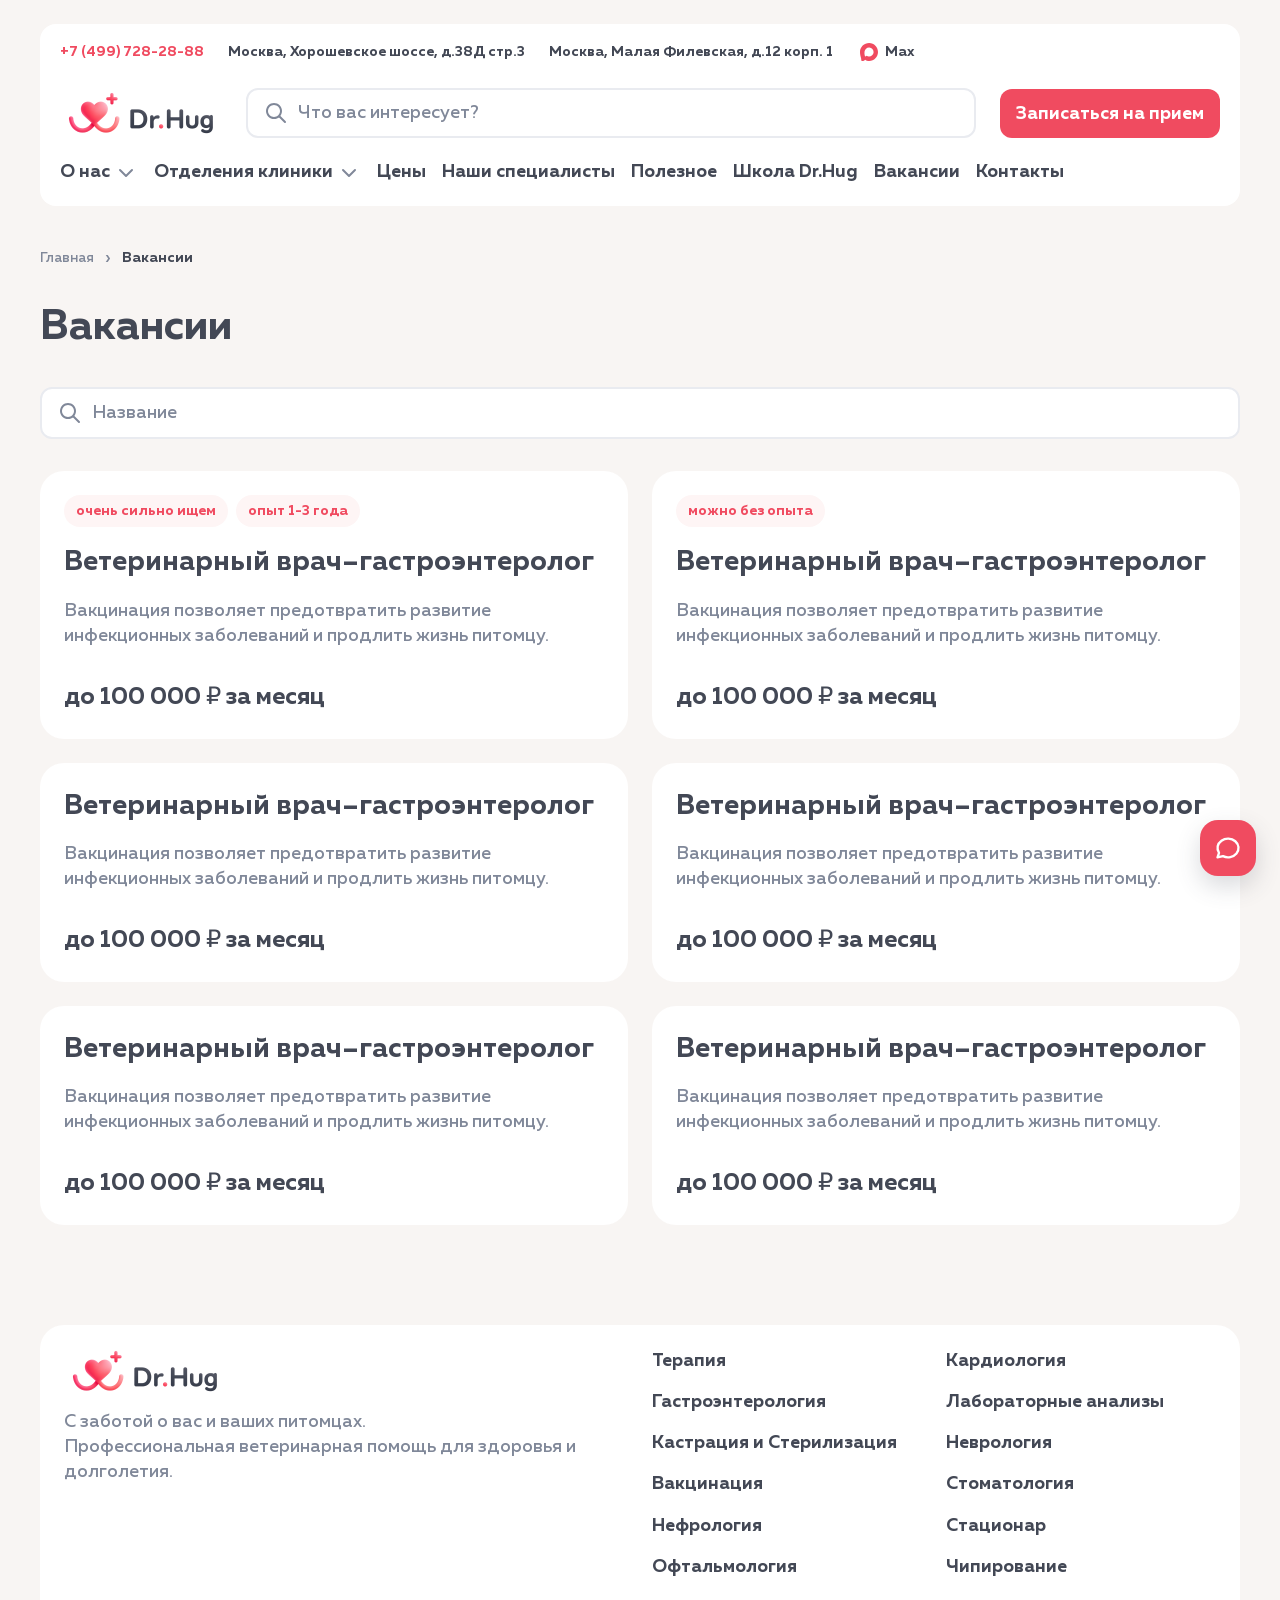
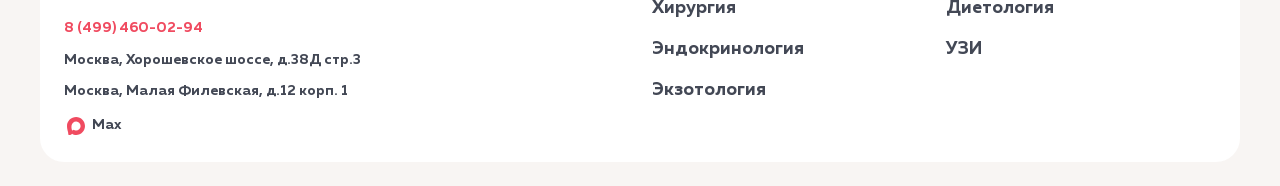
<file: vacancies.html>
<!doctype html>
<html lang="ru">
<head>
  <meta charset="utf-8">
  <meta name="viewport" content="width=device-width, initial-scale=1">
  <meta name="theme-color" content="#f8f5f3">
  <title>Вакансии — Dr.Hug</title>
  <link rel="stylesheet" href="tokens.css">
  <link rel="stylesheet" href="styles.css">
  <link rel="stylesheet" href="responsive.css">
  <link rel="stylesheet" href="about-menu.css">
  <link rel="stylesheet" href="fields.css">
  <link rel="stylesheet" href="vacancies.css">
  <link rel="stylesheet" href="chat.css">
</head>
<body class="vacancies-page">
  <div class="site-shell">
    <header class="site-header" id="top">
      <div class="header-top">
        <div class="header-address"><a href="tel:+74997282888">+7 (499) 728-28-88</a></div>
        <a class="header-location address-map-link" href="https://yandex.ru/profile/-/CXBbeXLl" target="_blank" rel="noopener noreferrer">Москва, Хорошевское шоссе, д.38Д стр.3</a>
        <a class="header-location address-map-link" href="https://yandex.ru/maps/-/CXBbmQYQ" target="_blank" rel="noopener noreferrer">Москва, Малая Филевская, д.12 корп. 1</a>
        <span class="max-link"><img src="assets/max.svg" alt=""> Max</span>
      </div>
      <div class="header-main">
        <a class="logo" href="index.html#top" aria-label="Dr.Hug — на главную"><img class="logo-image" src="assets/logo-dr-hug.png" alt="Dr.Hug" width="648" height="180"></a>
        <div class="search-box field field-search"><img class="field-leading" src="assets/field-search.svg" alt=""><input type="search" placeholder="Что вас интересует?" aria-label="Поиск по сайту"><button class="field-clear" type="button" aria-label="Очистить поиск" hidden><img src="assets/field-search-clear.svg" alt=""></button></div>
        <button class="header-icon search-toggle" type="button" aria-label="Открыть поиск"><img src="assets/header-icon-1.svg" alt=""></button>
        <a class="button button-primary header-appointment" href="tel:+74997282888">Записаться на прием</a>
        <a class="header-icon phone-action" href="tel:+74997282888" aria-label="Записаться на приём"><img src="assets/header-icon-2.svg" alt=""></a>
        <button class="menu-toggle" type="button" aria-label="Открыть меню" aria-controls="main-navigation" aria-expanded="false"><span class="menu-lines" aria-hidden="true"></span></button>
      </div>
      <nav class="nav" id="main-navigation" aria-label="Основная навигация">
        <span class="nav-about"><button class="nav-about-trigger" type="button" aria-controls="about-submenu" aria-expanded="false">О нас <img src="assets/down.svg" alt=""></button><span class="nav-about-list" id="about-submenu"><a href="about.html">О компании</a><a href="index.html#values">Наши ценности</a><span>Документы</span><span>Лицензии</span></span></span><span class="nav-departments"><a href="departments.html">Отделения клиники <img src="assets/down.svg" alt=""></a><a class="nav-therapy" href="therapy.html">Терапевтическое отделение</a></span><a href="prices.html">Цены</a><a href="specialists.html">Наши специалисты</a><a href="useful.html">Полезное</a><a href="404.html">Школа Dr.Hug</a><a href="vacancies.html" aria-current="page">Вакансии</a><a href="index.html#contacts">Контакты</a>
      </nav>
    </header>

    <main class="vacancies-main">
      <nav class="vacancies-breadcrumbs" aria-label="Навигационная цепочка"><a href="index.html">Главная</a><span aria-hidden="true">›</span><span aria-current="page">Вакансии</span></nav>
      <h1>Вакансии</h1>
      <div class="vacancies-search field field-search"><img class="field-leading" src="assets/field-search.svg" alt=""><input id="vacancy-query" type="search" placeholder="Название" aria-label="Поиск вакансии по названию" autocomplete="off"><button class="field-clear" type="button" aria-label="Очистить поиск" hidden><img src="assets/field-search-clear.svg" alt=""></button></div>
      <div class="vacancies-grid" id="vacancies-grid" aria-label="Список вакансий">
        <a class="vacancy-card" href="job.html">
          <div class="vacancy-details"><div class="vacancy-tags"><span>очень сильно ищем</span><span>опыт 1-3 года</span></div><h2>Ветеринарный врач–гастроэнтеролог</h2><p>Вакцинация позволяет предотвратить развитие инфекционных заболеваний и продлить жизнь питомцу.</p></div>
          <strong class="vacancy-salary">до 100 000 ₽ за месяц</strong>
        </a>
        <a class="vacancy-card" href="job.html">
          <div class="vacancy-details"><div class="vacancy-tags"><span>можно без опыта</span></div><h2>Ветеринарный врач–гастроэнтеролог</h2><p>Вакцинация позволяет предотвратить развитие инфекционных заболеваний и продлить жизнь питомцу.</p></div>
          <strong class="vacancy-salary">до 100 000 ₽ за месяц</strong>
        </a>
        <a class="vacancy-card" href="job.html">
          <div class="vacancy-details"><h2>Ветеринарный врач–гастроэнтеролог</h2><p>Вакцинация позволяет предотвратить развитие инфекционных заболеваний и продлить жизнь питомцу.</p></div>
          <strong class="vacancy-salary">до 100 000 ₽ за месяц</strong>
        </a>
        <a class="vacancy-card" href="job.html">
          <div class="vacancy-details"><h2>Ветеринарный врач–гастроэнтеролог</h2><p>Вакцинация позволяет предотвратить развитие инфекционных заболеваний и продлить жизнь питомцу.</p></div>
          <strong class="vacancy-salary">до 100 000 ₽ за месяц</strong>
        </a>
        <a class="vacancy-card" href="job.html">
          <div class="vacancy-details"><h2>Ветеринарный врач–гастроэнтеролог</h2><p>Вакцинация позволяет предотвратить развитие инфекционных заболеваний и продлить жизнь питомцу.</p></div>
          <strong class="vacancy-salary">до 100 000 ₽ за месяц</strong>
        </a>
        <a class="vacancy-card" href="job.html">
          <div class="vacancy-details"><h2>Ветеринарный врач–гастроэнтеролог</h2><p>Вакцинация позволяет предотвратить развитие инфекционных заболеваний и продлить жизнь питомцу.</p></div>
          <strong class="vacancy-salary">до 100 000 ₽ за месяц</strong>
        </a>
      </div>
      <p class="vacancies-empty" id="vacancies-empty" role="status" hidden>По вашему запросу вакансий не найдено.</p>
    </main>

    <footer class="site-footer"><div class="footer-about"><a class="logo" href="index.html#top" aria-label="Dr.Hug — на главную"><img class="logo-image" src="assets/logo-dr-hug.png" alt="Dr.Hug" width="648" height="180"></a><p>С заботой о вас и ваших питомцах.<br>Профессиональная ветеринарная помощь для здоровья и долголетия.</p><div class="footer-contact"><a href="tel:+74994600294">8 (499) 460-02-94</a><a class="address-map-link" href="https://yandex.ru/profile/-/CXBbeXLl" target="_blank" rel="noopener noreferrer"><small>Москва, Хорошевское шоссе, д.38Д стр.3</small></a><a class="address-map-link" href="https://yandex.ru/maps/-/CXBbmQYQ" target="_blank" rel="noopener noreferrer"><small>Москва, Малая Филевская, д.12 корп. 1</small></a><span class="max-link"><img src="assets/max.svg" alt=""> Max</span></div></div><nav class="footer-links" aria-label="Услуги"><div><a href="therapy.html">Терапия</a><a href="prices.html">Гастроэнтерология</a><a href="prices.html">Кастрация и Стерилизация</a><a href="prices.html">Вакцинация</a><a href="prices.html">Нефрология</a><a href="prices.html">Офтальмология</a><a href="prices.html">Хирургия</a><a href="prices.html">Эндокринология</a><a href="prices.html">Экзотология</a></div><div><a href="prices.html">Кардиология</a><a href="prices.html">Лабораторные анализы</a><a href="prices.html">Неврология</a><a href="prices.html">Стоматология</a><a href="inpatient.html">Стационар</a><a href="prices.html">Чипирование</a><a href="prices.html">Диетология</a><a href="prices.html">УЗИ</a></div></nav></footer>
  </div>
  <div class="quick-actions chat-widget-anchor" aria-label="Связаться с Dr.Hug"><button class="chat-launcher" type="button" aria-label="Открыть чат Dr.Hug" aria-controls="dr-hug-chat" aria-expanded="false" title="Чат Dr.Hug"><img src="assets/chat-assistant.svg" alt=""></button></div>
  <script src="fields.js"></script>
  <script src="departments.js"></script>
  <script src="vacancies.js"></script>
  <script src="about-menu.js"></script>
  <script src="chat.js"></script>
</body>
</html>
</file>
<file: tokens.css>
/* Exported from the Dr.Hug Figma file. */
:root {
  /* Brand Colors */
  --figma-brand-colors-primary-watermelon: #f04b60;
  --figma-brand-colors-primary-slate: #434855;
  --figma-brand-colors-primary-warm-ivory: #ede1da;
  --figma-brand-colors-primary-white: #ffffff;
  --figma-brand-colors-secondary-dusty-rose: #b8968a;
  --figma-brand-colors-secondary-rose-beige: #d1b4a4;
  --figma-brand-colors-secondary-powder-blush: #decdc3;
  --figma-brand-colors-secondary-soft-ivory: #eae0d4;
  --figma-brand-colors-secondary-sand-beige: #ddcebb;
  --figma-brand-colors-secondary-camel: #b89d80;
  --figma-brand-colors-third-blue-gray: #aab8c0;
  --figma-brand-colors-third-cream: #f1e9d9;
  --figma-brand-colors-third-stone: #c8c6ba;
  --figma-brand-colors-third-taupe: #b28f80;
  --figma-brand-colors-third-blush: #d6bfb7;
  --figma-brand-colors-third-sage: #c9d1c6;
  --figma-brand-colors-third-golden-sand: #ebbd72;
  --figma-brand-colors-third-mauve-gray: #a0969f;
  /* Primitives */
  --figma-primitives-brand-watermelon-500: #f04b60;
  --figma-primitives-brand-watermelon-300: #ff94a0;
  --figma-primitives-brand-watermelon-100: #fef5f5;
  --figma-primitives-neutral-white-0: #ffffff;
  --figma-primitives-neutral-white-0-35: rgba(255, 255, 255, 0.35);
  --figma-primitives-neutral-slate-500: #434855;
  --figma-primitives-neutral-slate-300: #808899;
  --figma-primitives-neutral-slate-100: #dadce0;
  --figma-primitives-neutral-slate-75: #dadde4;
  --figma-primitives-neutral-slate-50: #e9ebf0;
  --figma-primitives-neutral-slate-25: #f3f4f8;
  --figma-primitives-neutral-grey-300: #aab8c0;
  --figma-primitives-beige-blush-300: #d6bfb7;
  --figma-primitives-beige-taupe-300: #b28f80;
  --figma-primitives-beige-mauve-gray-300: #a0969f;
  --figma-primitives-beige-dusty-rose-300: #b8968a;
  --figma-primitives-beige-rose-beige-300: #d1b4a4;
  --figma-primitives-beige-powder-blush-300: #decdc3;
  --figma-primitives-beige-sand-beige-300: #ddcebb;
  --figma-primitives-beige-stone-300: #c8c6ba;
  --figma-primitives-beige-sage-300: #c9d1c6;
  --figma-primitives-ivory-ivory-75: #f0edeb;
  --figma-primitives-ivory-ivory-50: #f8f5f3;
  --figma-primitives-ivory-warm-ivory-100: #ede1da;
  --figma-primitives-ivory-soft-ivory-100: #eae0d4;
  --figma-primitives-ivory-cream-100: #f1e9d9;
  --figma-primitives-golden-golden-sand-300: #ebbd72;
  --figma-primitives-golden-camel-300: #b89d80;
  --figma-primitives-utility-blue-500: #4696ff;
  --figma-primitives-ivory-peach-50: #f8efe8;
  --figma-primitives-neutral-grey-soft: #f7f7f7;
  /* Semantic */
  --figma-semantic-accent-primary: #f04b60;
  --figma-semantic-accent-soft: #ff94a0;
  --figma-semantic-content-primary: #434855;
  --figma-semantic-content-secondary: #808899;
  --figma-semantic-content-disabled: #dadce0;
  --figma-semantic-content-inverse: #ffffff;
  --figma-semantic-content-accent: #f04b60;
  --figma-semantic-surface-page: #f8f5f3;
  --figma-semantic-surface-default: #ffffff;
  --figma-semantic-surface-muted: #f3f4f8;
  --figma-semantic-surface-translucent: rgba(255, 255, 255, 0.35);
  --figma-semantic-surface-accent: #f04b60;
  --figma-semantic-surface-accent-subtle: #fef5f5;
  --figma-semantic-surface-secondary: #f0edeb;
  --figma-semantic-decorative-golden: #ebbd72;
  --figma-semantic-decorative-blue: #4696ff;
  --figma-semantic-decorative-sage: #c9d1c6;
  --figma-semantic-border-default: #eae0d4;
  --figma-semantic-border-subtle: #f8f5f3;
  --figma-semantic-border-strong: #e9ebf0;
  --figma-semantic-border-contrast: #434855;
  --figma-semantic-border-hover: #dadde4;
  /* Spacing */
  --figma-spacing-spacing-0: 0px;
  --figma-spacing-spacing-4: 4px;
  --figma-spacing-spacing-8: 8px;
  --figma-spacing-spacing-12: 12px;
  --figma-spacing-spacing-16: 16px;
  --figma-spacing-spacing-20: 20px;
  --figma-spacing-spacing-24: 24px;
  --figma-spacing-spacing-32: 32px;
  --figma-spacing-spacing-40: 40px;
  --figma-spacing-spacing-48: 48px;
  --figma-spacing-spacing-64: 64px;
  --figma-spacing-spacing-80: 80px;
  --figma-spacing-spacing-96: 96px;
  /* Radius */
  --figma-radius-radius-0: 0px;
  --figma-radius-radius-4: 4px;
  --figma-radius-radius-8: 8px;
  --figma-radius-radius-12: 12px;
  --figma-radius-radius-16: 16px;
  --figma-radius-radius-24: 24px;
  --figma-radius-radius-full: 9999px;
  /* Responsive Layout */
  --figma-responsive-layout-viewport-width: 1920px;
  --figma-responsive-layout-container-max: 1200px;
  --figma-responsive-layout-gutter-page: 360px;
  --figma-responsive-layout-grid-columns: 12;
  --figma-responsive-layout-grid-gap: 24px;
  --figma-responsive-layout-section-gap: 80px;
  /* Typography Metrics */
  --figma-typography-metrics-display-size: 42px;
  --figma-typography-metrics-display-line-height: 50px;
  --figma-typography-metrics-h1-size: 36px;
  --figma-typography-metrics-h1-line-height: 44px;
  --figma-typography-metrics-h2-size: 28px;
  --figma-typography-metrics-h2-line-height: 36px;
  --figma-typography-metrics-h3-size: 24px;
  --figma-typography-metrics-h3-line-height: 32px;
  --figma-typography-metrics-title-size: 20px;
  --figma-typography-metrics-title-line-height: 28px;
  --figma-typography-metrics-body-lg-size: 18px;
  --figma-typography-metrics-body-lg-line-height: 28px;
  --figma-typography-metrics-body-size: 16px;
  --figma-typography-metrics-body-line-height: 24px;
  --figma-typography-metrics-label-size: 14px;
  --figma-typography-metrics-label-line-height: 20px;
  --figma-typography-metrics-caption-size: 12px;
  --figma-typography-metrics-caption-line-height: 16px;
  /* Responsive Font Sizes */
  --figma-responsive-font-sizes-caption-size: 14px;
  --figma-responsive-font-sizes-body-size: 18px;
  --figma-responsive-font-sizes-body-large-size: 20px;
  --figma-responsive-font-sizes-title-size: 24px;
  --figma-responsive-font-sizes-heading-small-size: 28px;
  --figma-responsive-font-sizes-heading-large-size: 42px;
  --figma-responsive-font-sizes-button-size: 18px;
  --figma-responsive-font-sizes-font-family-muller: "Muller";
}
@media (max-width: 1024px) {
  :root {
    --figma-responsive-layout-viewport-width: 1024px;
    --figma-responsive-layout-container-max: 976px;
    --figma-responsive-layout-gutter-page: 24px;
    --figma-responsive-layout-grid-columns: 8;
    --figma-responsive-layout-grid-gap: 20px;
    --figma-responsive-layout-section-gap: 64px;
    --figma-typography-metrics-display-size: 36px;
    --figma-typography-metrics-display-line-height: 44px;
    --figma-typography-metrics-h1-size: 32px;
    --figma-typography-metrics-h1-line-height: 40px;
    --figma-typography-metrics-h2-size: 28px;
    --figma-typography-metrics-h2-line-height: 36px;
    --figma-typography-metrics-h3-size: 24px;
    --figma-typography-metrics-h3-line-height: 32px;
    --figma-typography-metrics-title-size: 20px;
    --figma-typography-metrics-title-line-height: 28px;
    --figma-typography-metrics-body-lg-size: 18px;
    --figma-typography-metrics-body-lg-line-height: 28px;
    --figma-typography-metrics-body-size: 16px;
    --figma-typography-metrics-body-line-height: 24px;
    --figma-typography-metrics-label-size: 14px;
    --figma-typography-metrics-label-line-height: 20px;
    --figma-typography-metrics-caption-size: 12px;
    --figma-typography-metrics-caption-line-height: 16px;
    --figma-responsive-font-sizes-caption-size: 14px;
    --figma-responsive-font-sizes-body-size: 18px;
    --figma-responsive-font-sizes-body-large-size: 20px;
    --figma-responsive-font-sizes-title-size: 22px;
    --figma-responsive-font-sizes-heading-small-size: 26px;
    --figma-responsive-font-sizes-heading-large-size: 38px;
    --figma-responsive-font-sizes-button-size: 18px;
    --figma-responsive-font-sizes-font-family-muller: "Muller";
  }
}
@media (max-width: 768px) {
  :root {
    --figma-responsive-layout-viewport-width: 768px;
    --figma-responsive-layout-container-max: 720px;
    --figma-responsive-layout-gutter-page: 24px;
    --figma-responsive-layout-grid-columns: 8;
    --figma-responsive-layout-grid-gap: 16px;
    --figma-responsive-layout-section-gap: 64px;
    --figma-typography-metrics-display-size: 32px;
    --figma-typography-metrics-display-line-height: 40px;
    --figma-typography-metrics-h1-size: 28px;
    --figma-typography-metrics-h1-line-height: 36px;
    --figma-typography-metrics-h2-size: 24px;
    --figma-typography-metrics-h2-line-height: 32px;
    --figma-typography-metrics-h3-size: 20px;
    --figma-typography-metrics-h3-line-height: 28px;
    --figma-typography-metrics-title-size: 18px;
    --figma-typography-metrics-title-line-height: 26px;
    --figma-typography-metrics-body-lg-size: 16px;
    --figma-typography-metrics-body-lg-line-height: 24px;
    --figma-typography-metrics-body-size: 16px;
    --figma-typography-metrics-body-line-height: 24px;
    --figma-typography-metrics-label-size: 14px;
    --figma-typography-metrics-label-line-height: 20px;
    --figma-typography-metrics-caption-size: 12px;
    --figma-typography-metrics-caption-line-height: 16px;
    --figma-responsive-font-sizes-caption-size: 14px;
    --figma-responsive-font-sizes-body-size: 16px;
    --figma-responsive-font-sizes-body-large-size: 18px;
    --figma-responsive-font-sizes-title-size: 20px;
    --figma-responsive-font-sizes-heading-small-size: 24px;
    --figma-responsive-font-sizes-heading-large-size: 34px;
    --figma-responsive-font-sizes-button-size: 16px;
    --figma-responsive-font-sizes-font-family-muller: "Muller";
  }
}
@media (max-width: 425px) {
  :root {
    --figma-responsive-layout-viewport-width: 425px;
    --figma-responsive-layout-container-max: 393px;
    --figma-responsive-layout-gutter-page: 16px;
    --figma-responsive-layout-grid-columns: 4;
    --figma-responsive-layout-section-gap: 48px;
    --figma-responsive-font-sizes-caption-size: 14px;
    --figma-responsive-font-sizes-body-size: 16px;
    --figma-responsive-font-sizes-body-large-size: 18px;
    --figma-responsive-font-sizes-title-size: 20px;
    --figma-responsive-font-sizes-heading-small-size: 22px;
    --figma-responsive-font-sizes-heading-large-size: 28px;
    --figma-responsive-font-sizes-button-size: 16px;
    --figma-responsive-font-sizes-font-family-muller: "Muller";
  }
}
@media (max-width: 320px) {
  :root {
    --figma-responsive-layout-viewport-width: 320px;
    --figma-responsive-layout-container-max: 288px;
    --figma-responsive-layout-gutter-page: 16px;
    --figma-responsive-layout-grid-columns: 4;
    --figma-responsive-layout-section-gap: 40px;
    --figma-responsive-font-sizes-caption-size: 14px;
    --figma-responsive-font-sizes-body-size: 16px;
    --figma-responsive-font-sizes-body-large-size: 16px;
    --figma-responsive-font-sizes-title-size: 18px;
    --figma-responsive-font-sizes-heading-small-size: 20px;
    --figma-responsive-font-sizes-heading-large-size: 24px;
    --figma-responsive-font-sizes-button-size: 14px;
    --figma-responsive-font-sizes-font-family-muller: "Muller";
  }
}
</file>
<file: styles.css>
@font-face{font-family:Muller;src:url('assets/MullerMedium.ttf') format('truetype');font-weight:500;font-display:swap}
@font-face{font-family:Muller;src:url('assets/MullerBold.ttf') format('truetype');font-weight:700;font-display:swap}
:root{--page:var(--figma-semantic-surface-page);--ink:var(--figma-semantic-content-primary);--muted:var(--figma-semantic-content-secondary);--pink:var(--figma-semantic-accent-primary);--line:var(--figma-semantic-border-strong)}
*{box-sizing:border-box}html{scroll-behavior:smooth;font-synthesis:none}body{margin:0;background:var(--page);color:var(--ink);font-family:Muller,Arial,sans-serif;font-size:18px;font-weight:500;line-height:1.4}button,input,select,textarea{font:inherit}button{cursor:pointer}a{color:inherit;text-decoration:none}img{display:block;max-width:100%}h1,h2,h3,p{margin:0}h2{font-size:42px;line-height:1.4;font-weight:700}h3{font-weight:700}.site-shell{width:min(1200px,calc(100% - 48px));margin:24px auto 100px}.site-header{height:182px;padding:16px 20px;background:#fff;border-radius:16px}.header-top,.header-main,.nav{display:flex;align-items:center}.header-top{gap:24px;min-height:17px;font-size:14px;font-weight:700;line-height:1.2;white-space:nowrap}.header-address{display:flex;gap:8px}.header-address a,.footer-contact>a{color:var(--pink)}.max-link{display:inline-flex;align-items:center;gap:4px;font-weight:700}.max-link img{width:24px;height:24px}.header-main{gap:24px;margin-top:24px;height:50px}.logo{display:flex;align-items:center;width:162px;height:45px;flex:none}.logo-mark{width:62px;height:45px;object-fit:contain}.logo-word{width:94px;height:auto;margin-left:3px}.search-box{display:flex;align-items:center;gap:10px;height:50px;flex:1;border:2px solid var(--line);border-radius:12px;padding:0 12px}.search-box img{width:24px;height:24px}.search-box input{width:100%;border:0;outline:0;color:var(--ink);font-size:18px;font-weight:500;background:transparent}.search-box input::placeholder{color:var(--muted)}.button{display:inline-flex;align-items:center;justify-content:center;min-height:49px;padding:11px 16px;border-radius:12px;font-weight:700;font-size:18px;white-space:nowrap}.button-primary{background:var(--pink);color:#fff}.button-outline{border:2px solid var(--pink);color:var(--pink);background:#fff}.nav{gap:16px;margin-top:22px;font-weight:700;white-space:nowrap}.nav a{display:flex;align-items:center;gap:4px}.nav img{width:24px;height:24px}.menu-toggle{display:none}main{margin-top:42px}.hero{height:500px;border-radius:24px;overflow:hidden;position:relative}.hero>img{width:100%;height:100%;object-fit:cover}.hero-action{position:absolute;left:5.5%;top:70%;width:24%;height:11%;border-radius:999px}.hero-steps{position:absolute;bottom:20px;left:50%;transform:translateX(-50%);display:flex;gap:8px;width:368px;height:4px}.hero-steps span{height:4px;flex:1;border-radius:8px;background:rgba(255,255,255,.35)}.hero-steps .active{background:#fff}.intro-banner{margin-top:100px;height:152px;border-radius:24px;background:#fff;display:flex;align-items:center;justify-content:space-between;overflow:hidden;padding:4px 32px;text-align:center}.intro-banner .intro-graphic{width:186px;height:124px;object-fit:cover}.intro-banner h2{font-size:28px;line-height:1.4}.intro-banner h2 em,.values-feature em{color:var(--pink);font-style:normal}.intro-banner p{color:var(--muted);font-weight:500;margin-top:8px}.section{margin-top:100px}.section-head{display:flex;justify-content:space-between;align-items:center;margin-bottom:32px}.section-head a{color:var(--pink);font-weight:700;display:flex;align-items:center;gap:6px}.section-head a span{font-size:29px;line-height:20px;font-weight:500}.prices{margin-top:100px}.price-card{background:#fff;border-radius:24px;padding:24px;margin-bottom:24px}.accordion-heading{width:100%;border:0;background:transparent;color:var(--ink);display:flex;justify-content:space-between;align-items:center;padding:0;text-align:left;font-size:28px;font-weight:700;line-height:1.4}.chevron{font-size:32px;color:var(--pink);font-weight:500;line-height:1}.collapsed .chevron{color:var(--muted)}.accordion-content{margin-top:24px}.accordion-content[hidden]{display:none}.vaccine-banner{height:112px;display:flex;align-items:center;gap:16px;padding:16px;background:var(--page);border-radius:12px;margin-bottom:24px}.vaccine-banner img{width:80px;height:80px;object-fit:contain}.vaccine-banner div{flex:1}.vaccine-banner strong{font-size:22px}.vaccine-banner p{color:var(--muted);font-weight:500;margin-top:8px}.vaccine-banner .button{font-size:18px}.price-table-wrap{border:2px solid var(--line);border-radius:12px;overflow:hidden}.price-table{border-collapse:collapse;width:100%;font-weight:700;font-size:18px}.price-table th,.price-table td{padding:16px 24px;border-bottom:2px solid var(--line);text-align:left}.price-table th{background:#fef5f5;color:var(--muted)}.price-table th:last-child,.price-table td:last-child{text-align:right;white-space:nowrap}.price-table tr:last-child td{border-bottom:0}.price-table .group-row td{background:#fef5f5;color:var(--muted);text-align:left}.price-table .accent{color:var(--pink)}.price-table del{font-size:14px;color:var(--muted);margin-left:6px}.sale-tag{display:inline-block;color:var(--pink);background:#fef5f5;border-radius:24px;font-size:14px;padding:4px 12px;margin-left:8px}.doctor-grid{display:grid;grid-template-columns:repeat(3,1fr);gap:24px}.doctor-card{min-width:0;height:556px;border-radius:24px;background:#fff;overflow:hidden;display:flex;flex-direction:column}.doctor-photo{height:272px;flex:none;position:relative;overflow:hidden;background:#d6bfb7}.doctor-photo:before{content:"";position:absolute;inset:0;background-image:url('assets/hero-base.png');background-size:cover;opacity:.25}.doctor-photo img{position:absolute;width:100%;max-width:none;height:178.91%;top:-14.41%;left:0;object-fit:fill}.doctor-details{padding:24px;display:flex;flex-direction:column;justify-content:space-between;flex:1}.doctor-details h3{font-size:28px;line-height:1.4}.doctor-details p{font-weight:500;color:var(--muted);margin-top:16px}.doctor-details strong{font-size:24px}.doctor-details .button{width:100%;margin-top:16px}.values-feature{height:342px;background:#f9efe8;border-radius:24px;display:grid;grid-template-columns:1fr 1fr;overflow:hidden}.values-feature-copy{padding:64px 24px;position:relative;z-index:1}.values-feature h3{font-size:28px;line-height:1.4}.values-feature p{color:var(--muted);font-weight:500;margin-top:16px;max-width:550px}.values-feature img{width:100%;height:100%;object-fit:cover}.value-grid{display:grid;grid-template-columns:repeat(4,1fr);gap:24px;margin-top:24px}.value-grid article{height:368px;background:#fff;border-radius:24px;padding:24px}.value-grid img{height:62px;width:62px;object-fit:contain;margin-bottom:16px}.value-grid h3{font-size:24px;line-height:1.4}.value-grid p{font-weight:500;color:var(--muted);margin-top:12px}.review-viewport{width:100%;overflow:hidden}.review-track{display:flex;gap:24px;width:max-content}.review-card{width:500px;height:247px;border-radius:24px;background:#fff;padding:24px;display:flex;flex-direction:column;justify-content:space-between;font-weight:700}.review-card>p{font-size:20px;line-height:1.4;max-height:112px;overflow:hidden}.review-bottom,.review-bottom>span{display:flex;align-items:center;justify-content:space-between;gap:12px}.review-bottom>span{color:var(--muted)}.stars{display:flex;gap:4px}.stars img{width:20px;height:20px}.review-bottom a{color:var(--pink);font-size:18px}.rating-card{display:grid;grid-template-columns:3fr 4fr;height:282px;border-radius:24px;background:#fff;overflow:hidden;margin-top:100px}.rating-copy{padding:24px;display:flex;flex-direction:column;align-items:flex-start}.rating-copy h2{font-size:28px;line-height:1.4}.rating-copy img{height:86px;width:143px;object-fit:contain;margin-top:auto}.rating-copy p{color:var(--muted);font-weight:500;margin-top:8px}.rating-image{position:relative;overflow:hidden}.rating-image img{position:absolute;left:0;bottom:0;width:100%;height:auto;min-height:100%;object-fit:cover;object-position:center bottom}.faq-item{background:#fff;border-radius:24px;margin-bottom:24px;padding:24px}.faq-item summary{list-style:none;cursor:pointer;display:flex;justify-content:space-between;align-items:flex-start;gap:24px;font-size:28px;line-height:1.4;font-weight:700}.faq-item summary::-webkit-details-marker{display:none}.faq-symbol{width:48px;height:48px;flex:none;border:2px solid var(--line);border-radius:12px;display:grid;place-items:center;color:var(--muted);font-weight:500}.faq-symbol:before{content:'+';font-size:29px;line-height:1}.faq-item[open] .faq-symbol{border-color:var(--pink);color:var(--pink)}.faq-item[open] .faq-symbol:before{content:'−'}.faq-item p{margin-top:16px;color:var(--muted);font-weight:500}.contact-grid{display:grid;grid-template-columns:392px 1fr;gap:24px;height:455px}.contact-cards{display:flex;flex-direction:column;gap:16px}.contact-cards article{background:#fff;border-radius:24px;padding:16px 24px;flex:1;display:flex;flex-direction:column;justify-content:center}.contact-cards strong{font-size:18px}.contact-cards a{color:var(--muted);font-weight:500;margin-top:4px}.contact-cards .round-clock{height:202px;flex:none;justify-content:flex-start;align-items:center;padding:16px 24px}.round-clock strong{align-self:flex-start}.round-clock img{width:242px;height:132px;object-fit:cover;object-position:center;margin-top:12px}.map-card{border-radius:24px;overflow:hidden}.map-card img{width:100%;height:100%;object-fit:cover}.site-footer{display:grid;grid-template-columns:1fr 1fr;gap:24px;background:#fff;border-radius:24px;padding:24px;margin-top:100px;min-height:437px}.footer-about{display:flex;flex-direction:column}.footer-about p{color:var(--muted);font-weight:500;margin-top:16px}.footer-contact{margin-top:auto;display:flex;flex-direction:column;gap:12px;font-size:14px;font-weight:700}.footer-contact small{font-size:14px}.footer-links{display:grid;grid-template-columns:1fr 1fr;gap:24px;font-weight:700}.footer-links div{display:flex;flex-direction:column;gap:16px}.footer-links a:hover,.nav a:hover,.section-head a:hover{color:var(--pink)}
@media(max-width:1100px){.site-shell{width:min(100% - 40px,1200px)}.header-top{font-size:12px;gap:10px}.nav{gap:11px;font-size:15px}.header-main{gap:14px}.logo{width:135px}.logo-mark{width:51px}.logo-word{width:80px}.button{font-size:16px}.doctor-details h3{font-size:24px}.value-grid{gap:16px}.value-grid article{height:auto;min-height:360px;padding:18px}.value-grid h3{font-size:21px}.value-grid p{font-size:16px}}
@media(max-width:760px){body{font-size:16px}.site-shell{width:calc(100% - 24px);margin:12px auto 50px}.site-header{height:auto;padding:14px}.header-top{display:none}.header-main{margin:0;height:46px}.logo{width:145px}.logo-mark{width:55px}.logo-word{width:85px}.search-box{display:none}.header-appointment{margin-left:auto;font-size:13px;min-height:42px;padding:8px 11px}.menu-toggle{display:block;border:0;background:transparent;color:var(--ink);font-size:25px;padding:0 4px}.nav{display:none;flex-direction:column;align-items:stretch;gap:12px;margin-top:16px;font-size:16px}.nav.is-open{display:flex}main{margin-top:24px}.hero{height:auto;aspect-ratio:1200/500;border-radius:18px}.hero-steps{bottom:12px;width:30%;min-width:130px}.hero-action{top:70%;left:5%;width:25%;height:15%}.intro-banner{margin-top:48px;height:auto;min-height:100px;padding:12px;gap:8px}.intro-banner .intro-graphic{width:72px;height:72px}.intro-banner h2{font-size:18px}.intro-banner p{font-size:12px;margin-top:3px}.section{margin-top:64px}.section-head{margin-bottom:20px}h2{font-size:31px}.section-head a{font-size:14px}.price-card{padding:18px;margin-bottom:12px}.accordion-heading{font-size:19px}.vaccine-banner{height:auto;flex-wrap:wrap;padding:10px}.vaccine-banner img{width:58px;height:58px}.vaccine-banner strong{font-size:17px}.vaccine-banner p{font-size:13px}.vaccine-banner .button{min-height:38px;font-size:14px;margin-left:auto}.price-table{font-size:13px}.price-table th,.price-table td{padding:10px 8px}.price-table td:last-child{white-space:normal;min-width:110px}.sale-tag{margin:4px 0 0}.doctor-grid{grid-template-columns:repeat(2,1fr);gap:12px}.doctor-card{height:430px}.doctor-photo{height:200px}.doctor-details{padding:14px}.doctor-details h3{font-size:19px}.doctor-details p{font-size:14px;margin-top:6px}.doctor-details strong{font-size:17px}.doctor-details .button{font-size:14px;margin-top:9px;min-height:38px}.values-feature{height:auto;display:block;position:relative;min-height:300px}.values-feature-copy{padding:24px;width:70%}.values-feature h3{font-size:20px}.values-feature p{font-size:14px}.values-feature img{position:absolute;right:0;top:0;width:55%;height:100%;object-fit:cover;mask-image:linear-gradient(to right,transparent,#000 30%)}.value-grid{grid-template-columns:repeat(2,1fr);gap:12px}.value-grid article{min-height:300px;padding:16px}.value-grid img{height:50px;width:50px}.value-grid h3{font-size:18px}.value-grid p{font-size:14px}.review-card{width:330px;height:220px;padding:18px}.review-card>p{font-size:16px}.review-bottom a{font-size:14px}.rating-card{margin-top:64px;height:210px}.rating-copy{padding:18px}.rating-copy h2{font-size:19px}.rating-copy img{width:100px;height:65px}.rating-copy p{font-size:13px}.faq-item{padding:18px;margin-bottom:12px}.faq-item summary{font-size:19px}.faq-symbol{width:35px;height:35px}.faq-item p{font-size:14px}.contact-grid{grid-template-columns:1fr;height:auto}.contact-cards{display:grid;grid-template-columns:1fr 1fr;gap:12px}.contact-cards article{min-height:110px;padding:16px}.contact-cards strong{font-size:14px}.contact-cards a{font-size:14px}.contact-cards .round-clock{height:160px;grid-column:1/-1}.round-clock img{height:95px}.map-card{height:300px}.site-footer{margin-top:64px;grid-template-columns:1fr}.footer-about p{font-size:14px}.footer-contact{margin-top:24px}.footer-links{font-size:14px}}
@media(max-width:450px){.header-appointment{display:none}.menu-toggle{margin-left:auto}.hero{aspect-ratio:1.7}.hero>img{object-fit:cover;object-position:36% center}.intro-banner .intro-graphic{width:50px;height:50px}.intro-banner h2{font-size:16px}.intro-banner p{font-size:10px}.doctor-grid{grid-template-columns:1fr 1fr}.doctor-card{height:360px}.doctor-photo{height:150px}.doctor-details h3{font-size:16px}.doctor-details p{font-size:12px}.doctor-details strong{font-size:14px}.doctor-details .button{font-size:12px}.values-feature-copy{width:77%}.values-feature img{width:58%}.value-grid article{min-height:315px}.rating-card{grid-template-columns:1fr 1fr}.rating-image img{height:100%;width:auto;max-width:none;right:0;left:auto}.contact-cards{grid-template-columns:1fr}.contact-cards .round-clock{grid-column:auto}}
.hero>img{position:absolute;inset:0;width:100%;height:100%;object-fit:cover}.hero .hero-base{opacity:.2}.hero .hero-overlay{opacity:.2}.hero .hero-main{opacity:1}.values-feature{background:#f8efe8}.values-feature img{mask-image:linear-gradient(to right,transparent 0%,#000 66.319%)}.rating-image img{position:absolute;inset:0;width:100%;height:100%;object-fit:cover;max-width:none}.rating-image img:nth-child(1){object-fit:contain}.rating-image img:nth-child(2){height:142.52%;top:-9.87%;object-fit:fill}
@media(max-width:760px){.values-feature img{mask-image:linear-gradient(to right,transparent 0%,#000 66.319%)}}
.rating-image img{position:absolute;inset:auto auto auto 0;width:100%;height:auto;min-height:0;max-width:none;top:-18%;object-fit:initial;object-position:initial}
.section-head a span{display:none}.section-head a::after{content:"";display:block;flex:none;width:20px;height:20px;background:url('assets/link-arrow.svg') center/contain no-repeat}
.accordion-heading .chevron{width:32px;height:32px;flex:none}.accordion-heading[aria-expanded="true"] .chevron{transform:rotate(180deg)}
.sale-tag{display:inline-flex;align-items:center;gap:6px}.sale-tag img{width:16px;height:16px}
.faq-symbol:before,.faq-item[open] .faq-symbol:before{content:none}.faq-symbol img{width:24px;height:24px}.faq-item[open] .faq-symbol img{filter:brightness(0) saturate(100%) invert(39%) sepia(75%) saturate(1179%) hue-rotate(313deg) brightness(103%) contrast(88%)}
@media(max-width:760px){.rating-image img{top:-12%}.faq-symbol img{width:20px;height:20px}}
@media(max-width:450px){.rating-image img{width:auto;height:130%;min-height:0;left:auto;right:-18%;top:-16%}}
.rating-image{background-image:url('assets/rating-1200.png'),url('assets/rating-layer-3.png'),url('assets/rating-layer-2.png'),url('assets/rating-layer-1.png');background-size:cover,cover,100% 142.52%,contain;background-position:50%,50%,0% 23.22%,50%;background-repeat:no-repeat}
/* The page's reusable measures and type sizes are bound to Figma variables. */
body{font-family:var(--figma-responsive-font-sizes-font-family-muller),Arial,sans-serif;font-size:var(--figma-responsive-font-sizes-body-size)}
.site-shell{max-width:var(--figma-responsive-layout-container-max)}
h2{font-size:var(--figma-responsive-font-sizes-heading-large-size)}
.accordion-heading,.faq-item summary{font-size:var(--figma-responsive-font-sizes-heading-small-size)}
.button,.search-box input,.section-head a{font-size:var(--figma-responsive-font-sizes-button-size)}
.intro-banner h2,.values-feature h3{font-size:var(--figma-responsive-font-sizes-heading-small-size)}
.doctor-details strong,.value-grid h3{font-size:var(--figma-responsive-font-sizes-title-size)}
.doctor-grid,.value-grid{gap:var(--figma-responsive-layout-grid-gap)}
.site-header{border-radius:var(--figma-radius-radius-16)}
.hero,.intro-banner,.price-card,.doctor-card,.values-feature,.value-grid article,.review-card,.rating-card,.faq-item,.contact-cards article,.map-card,.site-footer{border-radius:var(--figma-radius-radius-24)}
.button,.search-box,.vaccine-banner,.faq-symbol{border-radius:var(--figma-radius-radius-12)}
.price-card,.doctor-details,.value-grid article,.review-card,.faq-item,.site-footer{padding:var(--figma-spacing-spacing-24)}
@media(max-width:760px){.price-card{padding:18px}.doctor-details{padding:14px}.value-grid article{padding:16px}.review-card,.faq-item{padding:18px}.site-footer{padding:24px}.intro-banner h2{font-size:18px}.values-feature h3{font-size:20px}}
@media(max-width:450px){.intro-banner h2{font-size:16px}}

/* Shared breadcrumb typography and vertical alignment across inner pages. */
html body .site-shell nav[aria-label="Навигационная цепочка"]{
  display:flex;
  align-items:center;
  flex-wrap:wrap;
  column-gap:8px;
  row-gap:4px;
  color:var(--muted);
  font-size:14px;
  font-weight:500;
  line-height:20px;
}
html body .site-shell nav[aria-label="Навигационная цепочка"] > a,
html body .site-shell nav[aria-label="Навигационная цепочка"] > [aria-current="page"]{
  display:inline-flex;
  align-items:center;
  min-height:20px;
  line-height:20px;
}
html body .site-shell nav[aria-label="Навигационная цепочка"] > a{
  color:var(--muted);
  font-weight:500;
}
html body .site-shell nav[aria-label="Навигационная цепочка"] > a:hover{color:var(--pink)}
html body .site-shell nav[aria-label="Навигационная цепочка"] > [aria-current="page"]{
  color:var(--ink);
  font-weight:700;
}
html body .site-shell nav[aria-label="Навигационная цепочка"] > [aria-hidden="true"]{
  display:inline-flex;
  align-items:center;
  justify-content:center;
  width:12px;
  height:20px;
  color:var(--muted);
  font-size:18px;
  font-weight:500;
  line-height:1;
}
</file>
<file: responsive.css>
/* Breakpoints and section geometry follow the four supplied Figma frames. */
.site-shell{margin-bottom:24px}
.site-header{position:relative;z-index:10}
.doctor-card{height:auto;min-height:548px}
.doctor-details{gap:24px}
.doctor-person,.doctor-booking{min-width:0}
.doctor-booking{display:flex;flex-direction:column;align-items:stretch}
.doctor-person h3,.doctor-person p{display:-webkit-box;-webkit-box-orient:vertical;overflow:hidden;overflow-wrap:anywhere}
.doctor-person h3{-webkit-line-clamp:2;line-clamp:2}
.doctor-person p{-webkit-line-clamp:4;line-clamp:4;margin-top:12px}
.doctor-photo img{height:auto;top:-11%;object-fit:initial}
.doctor-photo .doctor-profile-link{position:absolute;z-index:2;inset:0}
.doctor-photo .doctor-profile-link:focus-visible{outline:3px solid var(--pink);outline-offset:-3px}
.doctor-person h3 a:hover{color:var(--pink)}
.values-feature img{mask-image:linear-gradient(to right,transparent 0%,#000 35%)}
.hero-picture{position:absolute;inset:0;display:block;width:100%;height:100%}
.hero{--hero-slide-gap:16px;touch-action:pan-y;cursor:grab}
.hero.is-dragging{cursor:grabbing;user-select:none}
.hero-picture img{display:block;width:100%;height:100%;object-fit:cover}
.hero-picture img{-webkit-user-drag:none;user-select:none}
.hero-slide{opacity:0;pointer-events:none;transition:opacity .65s ease}
.hero-slide.is-active{opacity:1}
.hero.has-track .hero-track{position:absolute;inset:0;display:flex;gap:var(--hero-slide-gap);width:100%;height:100%;transform:translate3d(calc(-100% - var(--hero-slide-gap)),0,0);will-change:transform}
.hero.has-track .hero-track .hero-slide{position:relative;inset:auto;flex:0 0 100%;width:100%;height:100%;opacity:1;transition:none}
.hero.is-dragging .hero-action,.hero.is-settling .hero-action{pointer-events:none}
.hero-action{z-index:2}
.hero-steps{z-index:3;width:auto;min-width:0;height:44px;bottom:0;align-items:center;gap:8px}
.hero-steps button{appearance:none;display:block;flex:0 0 44px;width:44px;height:44px;padding:20px 0;border:0;background:transparent;cursor:pointer}
.hero-steps button.active{background:transparent}
.hero-steps button::before{content:"";display:block;width:100%;height:4px;border-radius:8px;background:rgba(255,255,255,.35)}
.hero-steps button.active::before{background:#fff}
.hero-steps button:focus-visible{outline:2px solid #fff;outline-offset:3px;border-radius:4px}
@media(max-width:600px){.hero{--hero-slide-gap:8px}}
.review-stars{display:none}
.review-viewport{overflow-x:auto;overflow-y:hidden;scrollbar-width:none;overscroll-behavior-x:contain;touch-action:auto;cursor:grab}
.review-viewport::-webkit-scrollbar{display:none}
.review-viewport.is-dragging{cursor:grabbing;user-select:none}
.review-viewport:focus-visible{outline:2px solid var(--pink);outline-offset:4px;border-radius:8px}
.review-track{width:max-content}
.review-card{flex:none}
.review-card>p{max-height:140px;display:-webkit-box;-webkit-box-orient:vertical;-webkit-line-clamp:5}
.faq-answer{overflow:hidden}
.faq-answer p{margin-top:16px}
.header-icon{display:none;align-items:center;justify-content:center;flex:none;width:44px;height:44px;padding:10px;border:0;border-radius:12px;background:#fff;color:var(--ink)}
.header-icon img{width:24px;height:24px;max-width:none}
.menu-lines{position:relative;display:block;flex:none;width:24px;height:24px}
.menu-lines::before,.menu-lines::after{position:absolute;top:11px;left:4px;display:block;width:16px;height:2px;border-radius:2px;background:var(--muted);content:"";transition:transform .28s cubic-bezier(.22,1,.36,1),background-color .2s ease}
.menu-lines::before{transform:translateY(-4px)}
.menu-lines::after{transform:translateY(4px)}
.menu-toggle[aria-expanded="true"] .menu-lines::before{transform:rotate(45deg)}
.menu-toggle[aria-expanded="true"] .menu-lines::after{transform:rotate(-45deg)}
.accordion-content{transform-origin:top}
.price-card,.faq-item{scroll-margin-top:20px}

@media(max-width:1100px){
  .site-shell{width:calc(100% - 48px);margin:24px auto 24px}
  .site-header{height:73px;padding:12px 16px}
  .header-top,.nav{display:none}
  .nav.is-open{display:flex;position:relative;z-index:5;flex-direction:column;align-items:stretch;gap:12px;margin:12px -16px 0;padding:16px;background:#fff;border-radius:0 0 16px 16px;box-shadow:none}
  .header-main{margin:0;height:49px;gap:24px}
  .header-main .logo{width:162px}
  .header-main .logo-mark{width:62px}
  .header-main .logo-word{width:94px}
  .header-appointment{margin-left:0}
  .menu-toggle{display:flex;align-items:center;justify-content:center;width:48px;height:48px;flex:none;padding:12px;border:0;border-radius:12px;background:#fff}
  main{margin-top:42px}
  .hero{height:500px;aspect-ratio:auto}
  .hero-slide[data-slide-index="1"] img{object-position:left center}
  .hero-action{left:6%;top:68%;width:32%;height:12%}
  .intro-banner{margin-top:80px;height:152px}
  .intro-banner h2{font-size:28px}
  .doctor-details h3{font-size:26px}
  .rating-copy h2{font-size:26px}
  .section,.prices{margin-top:80px}
  .section-head{margin-bottom:32px}
  h2{font-size:38px}
  .doctor-grid{gap:16px}
  .doctor-card{height:auto;min-height:550px}
  .doctor-card:nth-child(n+4){display:none}
  .rating-card{margin-top:80px}
  .site-footer{margin-top:80px}
}

@media(max-width:800px){
  body{font-size:16px}
  .site-shell{width:calc(100% - 48px);margin:24px auto 24px}
  .site-header{height:72px}
  .header-main{justify-content:space-between;height:48px;gap:8px}
  .header-main .logo{margin-right:auto}
  .search-box{display:none}
  .search-box.is-open{display:flex;position:absolute;z-index:10;top:calc(100% + 8px);left:0;width:100%;background:#fff;box-shadow:0 8px 24px #43485524}
  .search-toggle{display:flex}
  .header-appointment{min-height:46px;font-size:16px;padding:11px 16px}
  main{margin-top:64px}
  .hero{width:calc(100% + 48px);height:500px;margin-left:-24px;border-radius:0}
  .hero-action{left:6%;top:64%;width:32%;height:10%}
  .hero-steps{width:auto;min-width:0;bottom:0}
  .intro-banner{margin-top:64px;height:130px;padding:16px 24px}
  .intro-banner .intro-graphic{width:123px;height:82px}
  .intro-banner h2{font-size:28px}
  .intro-banner p{font-size:16px}
  .section,.prices{margin-top:64px}
  .section-head{margin-bottom:32px}
  h2{font-size:34px}
  .price-card{padding:24px;margin-bottom:24px}
  .accordion-heading{font-size:24px}
  .vaccine-banner{height:112px;padding:16px;flex-wrap:nowrap}
  .vaccine-banner img{width:64px;height:64px}
  .vaccine-banner strong{font-size:20px}
  .vaccine-banner p{font-size:18px}
  .vaccine-banner .button{margin:0}
  .price-table{font-size:16px}
  .price-table th,.price-table td{padding:14px 16px}
  .doctor-grid{grid-template-columns:repeat(3,minmax(0,1fr));gap:16px}
  .doctor-card{height:auto;min-height:424px}
  .doctor-photo{height:182px}
  .doctor-details{padding:16px}
  .doctor-details h3{font-size:20px}
  .doctor-details p{font-size:16px;margin-top:12px}
  .doctor-details strong{font-size:20px}
  .doctor-details .button{min-height:46px;font-size:16px;margin-top:16px}
  .values-feature{display:grid;grid-template-columns:1fr 1fr;height:254px;min-height:0}
  .values-feature-copy{padding:16px;width:auto}
  .values-feature h3{font-size:24px}
  .values-feature p{font-size:16px}
  .values-feature img{position:static;width:100%;height:100%}
  .value-grid{grid-template-columns:repeat(2,minmax(0,1fr));gap:16px}
  .value-grid article{min-height:0;height:auto;padding:16px}
  .review-card{width:500px;height:247px;padding:24px}
  .review-card>p{font-size:20px}
  .rating-card{height:256px;margin-top:64px;grid-template-columns:247px 1fr}
  .rating-copy{padding:24px 12px 24px 24px}
  .rating-copy h2{font-size:24px}
  .rating-copy img{width:143px;height:86px}
  .rating-copy p{font-size:16px}
  .faq-item{padding:24px;margin-bottom:24px}
  .faq-item summary{font-size:24px}
  .faq-item p{font-size:16px}
  .contact-grid{display:grid;grid-template-columns:232px minmax(0,1fr);gap:24px;height:478px}
  .contact-cards{display:flex;gap:16px}
  .contact-cards article{height:124px;min-height:0;flex:none;padding:16px}
  .contact-cards strong,.contact-cards a{font-size:16px}
  .contact-cards .round-clock{height:198px;grid-column:auto}
  .round-clock img{width:100%;height:auto;aspect-ratio:242/132;object-fit:cover}
  .map-card{height:auto}
  .site-footer{display:flex;flex-direction:column;gap:0;margin-top:64px;min-height:492px;padding:24px}
  .footer-about{display:contents}
  .footer-about .logo{order:0;margin-bottom:16px}
  .footer-about p{order:1;margin:0 0 32px;font-size:16px}
  .footer-links{order:2;display:flex;flex-wrap:wrap;align-content:flex-start;gap:16px;margin-bottom:32px;font-size:16px}
  .footer-links div{display:contents}
  .footer-links a{display:block;white-space:nowrap;padding:2px}
  .footer-contact{order:3;margin:0;gap:12px}
}

@media(max-width:600px){
  .site-shell{width:calc(100% - 32px);margin:16px auto}
  .site-header{width:calc(100% - 16px);height:69px;margin-inline:8px;padding:12px;box-shadow:0 2px 6px #8282820f}
  .header-main{height:45px;gap:4px}
  .menu-toggle{margin-left:0}
  .header-main .logo{width:162px;height:45px}
  .header-appointment{display:none}
  .phone-action{display:none}
  .header-chat-phone{display:flex}
  .header-icon,.menu-toggle{width:44px;height:44px;padding:10px}
  main{margin-top:48px}
  .hero{width:calc(100% + 32px);height:320px;margin-left:-16px}
  .hero>img{object-position:center}
  .hero-action{left:6%;top:62%;width:33%;height:9%}
  .hero-steps{width:auto;bottom:0}
  .intro-banner{height:153px;margin-top:48px;padding:16px;flex-direction:column;justify-content:center;gap:8px;border-radius:16px}
  .intro-banner .intro-graphic{width:78px;height:52px}
  .intro-banner .intro-graphic:last-child{display:none}
  .intro-banner h2{font-size:22px}
  .intro-banner p{font-size:16px;margin-top:8px}
  .section,.prices{margin-top:48px}
  .section-head{margin-bottom:24px}
  h2{font-size:28px}
  .section-head a{font-size:var(--figma-responsive-font-sizes-button-size)}
  .price-card{padding:12px;margin-bottom:16px;border-radius:16px}
  .accordion-heading{font-size:22px;line-height:1.4;gap:12px}
  .accordion-heading .chevron{width:24px;height:24px}
  .accordion-content{margin-top:16px}
  .vaccine-banner{height:auto;min-height:140px;margin-bottom:12px;display:grid;grid-template-columns:48px 1fr;column-gap:12px;row-gap:8px;padding:12px}
  .vaccine-banner img{width:48px;height:48px}
  .vaccine-banner strong{font-size:20px}
  .vaccine-banner p{font-size:16px;margin-top:4px}
  .vaccine-banner .button{grid-column:1/-1;width:100%;min-height:40px;font-size:var(--figma-responsive-font-sizes-button-size)}
  .price-table-wrap{border-radius:12px}
  .price-table{font-size:16px}
  .price-table thead th{padding:12px;font-size:16px}
  .price-table thead th:last-child{display:none}
  .price-table tbody tr{display:block;border-bottom:2px solid var(--line)}
  .price-table tbody tr:last-child{border-bottom:0}
  .price-table tbody td{display:block;width:100%;padding:12px;border:0;text-align:left}
  .price-table tbody td:last-child{padding-top:0;text-align:left;white-space:normal}
  .price-table .group-row td{padding:12px}
  .sale-tag{display:flex;width:max-content;margin:8px 0 0}
  .doctor-grid{display:flex;gap:16px;overflow-x:auto;overflow-y:hidden;scrollbar-width:none;overscroll-behavior-x:contain;touch-action:auto;cursor:grab}
  .doctor-grid.is-dragging{user-select:none;cursor:grabbing}
  .doctor-grid:focus-visible{outline:2px solid var(--pink);outline-offset:4px;border-radius:8px}
  .doctor-grid::-webkit-scrollbar,.review-viewport::-webkit-scrollbar{display:none}
  .doctor-card{display:flex!important;flex:0 0 232px;width:232px;height:auto;min-height:475px;border-radius:16px}
  .doctor-photo{height:200px}
  .doctor-details{padding:16px}
  .doctor-details h3{font-size:22px}
  .doctor-details p{font-size:16px;line-height:1.4;margin-top:8px}
  .doctor-details strong{font-size:20px}
  .doctor-details .button{min-height:46px}
  .values-feature{display:flex;flex-direction:column;height:auto;min-height:0;border-radius:16px}
  .values-feature-copy{padding:16px 16px 8px;width:100%;height:auto;min-height:210px;flex:none}
  .values-feature h3{font-size:22px;letter-spacing:-.015em}
  .values-feature p{font-size:16px;margin-top:16px}
  .values-feature img{position:static;width:100%;height:256px;flex:none;mask-image:linear-gradient(to bottom,transparent 0%,#000 18%);object-fit:cover}
  .value-grid{grid-template-columns:1fr;gap:16px;margin-top:16px}
  .value-grid article{min-height:0;height:auto;display:grid;grid-template-columns:62px 1fr;column-gap:16px;padding:16px;border-radius:16px}
  .value-grid img{grid-row:1/4;width:62px;height:62px;margin:0}
  .value-grid h3 br{display:none}
  .value-grid h3{font-size:20px}
  .value-grid p{font-size:16px;margin-top:12px}
  .reviews .section-head h2{max-width:145px;line-height:1.4}
  .review-track{gap:16px}
  .review-card{width:254px;height:222px;padding:16px;border-radius:16px;justify-content:flex-start;gap:20px}
  .review-card>p{font-size:16px;line-height:1.4;max-height:100px;display:-webkit-box;-webkit-box-orient:vertical;-webkit-line-clamp:4;overflow:hidden}
  .review-card .review-stars{display:flex;gap:4px}
  .review-card .review-stars img{width:20px;height:20px}
  .review-card:first-child .review-stars img:last-child{content:url('assets/star.svg')}
  .review-bottom{margin-top:auto;font-size:16px}
  .review-bottom .stars{display:none}
  .review-bottom a{font-size:16px}
  .rating-card{height:234px;margin-top:48px;grid-template-columns:221px minmax(0,1fr);border-radius:24px}
  .rating-copy{padding:16px 12px 16px 16px}
  .rating-copy h2{font-size:22px;white-space:nowrap}
  .rating-copy img{width:143px;height:86px}
  .rating-copy p{font-size:16px}
  .rating-card .rating-image{background-image:url('assets/rating-425-dog.jpg');background-size:auto 112%;background-position:center bottom;background-repeat:no-repeat}
  .rating-card .rating-copy h2{white-space:nowrap}
  .faq-item{padding:16px;margin-bottom:16px;border-radius:16px}
  .faq-item summary{font-size:20px;display:block}
  .faq-symbol{width:44px;height:44px;margin-top:16px}
  .faq-item p{font-size:16px;line-height:1.4}
  .faq-item[open]{position:relative;padding-bottom:76px}
  .faq-item[open] .faq-symbol{position:absolute;left:16px;bottom:16px;margin:0}
  .contact-grid{display:flex;flex-direction:column;gap:24px;height:auto}
  .contact-cards{display:flex;flex-direction:column;gap:12px}
  .contact-cards article{height:auto;padding:16px;border-radius:16px;min-height:80px}
  .contact-cards strong,.contact-cards a{font-size:16px}
  .contact-cards .round-clock{display:flex;flex-direction:row;align-items:center;justify-content:space-between;gap:12px;height:114px;min-height:114px;padding:16px}
  .round-clock strong{align-self:center;flex:1 1 auto;min-width:0;font-size:16px;line-height:1.4}
  .round-clock img{position:static;flex:0 0 152px;width:152px;height:82px;max-height:none;margin:0;object-fit:cover}
  .map-card{flex:none;height:432px;border-radius:16px}
  .site-footer{margin-top:48px;display:flex;flex-direction:column;gap:0;min-height:0;padding:24px;border-radius:24px}
  .footer-about p{font-size:16px}
  .footer-about p{margin-bottom:24px}
  .footer-contact{margin-top:0}
  .footer-links{gap:16px;margin-bottom:24px;font-size:16px}
}

@media(max-width:360px){
  .site-shell{margin:16px auto}
  .site-header{width:calc(100% - 8px);height:56px;margin-inline:4px;padding:8px 12px;border-radius:12px}
  .header-main{height:40px}
  .header-main .logo{width:115px;height:32px}
  .header-main .logo-mark{width:42px;height:32px}
  .header-main .logo-word{width:67px}
  .header-icon,.menu-toggle{width:40px;height:40px;padding:8px}
  main{margin-top:40px}
  .hero{height:242px}
  .hero-action{left:6%;top:62%;width:33%;height:10%}
  .intro-banner{height:144px;margin-top:40px}
  .intro-banner h2{font-size:16px}
  .intro-banner p{font-size:14px;max-width:250px;line-height:1.4}
  .section,.prices{margin-top:40px}
  .section-head{margin-bottom:24px}
  h2{font-size:24px}
  .section-head a{font-size:var(--figma-responsive-font-sizes-button-size)}
  .accordion-heading{font-size:20px}
  .vaccine-banner strong{font-size:18px}
  .vaccine-banner p{font-size:16px}
  .vaccine-banner .button{font-size:14px}
  .price-card{padding:12px}
  .doctor-card{height:auto;min-height:385px;border-radius:12px}
  .doctor-photo{height:182px}
  .doctor-details{padding:12px}
  .doctor-details h3{font-size:18px}
  .doctor-details p{font-size:14px;margin-top:8px}
  .doctor-details strong{font-size:18px}
  .doctor-details .button{margin-top:8px;font-size:14px}
  .values-feature{height:auto}
  .values-feature-copy{height:auto;min-height:268px;padding:12px}
  .values-feature h3{font-size:18px}
  .values-feature p{font-size:16px}
  .value-grid article{display:block;min-height:0;padding:16px}
  .value-grid img{margin-bottom:16px}
  .value-grid h3{font-size:18px}
  .review-card{width:222px;height:206px;gap:20px}
  .review-card .review-stars img{width:16px;height:16px}
  .review-card>p{font-size:16px;max-height:88px}
  .reviews .section-head h2{max-width:110px}
  .rating-card{height:180px;margin-top:40px;display:block;border-radius:16px}
  .rating-copy{height:100%;align-items:center}
  .rating-copy h2{align-self:center;width:100%;font-size:18px;text-align:center}
  .rating-card .rating-copy h2{white-space:normal}
  .rating-copy img{width:103px;height:62px}
  .rating-copy p{font-size:14px;margin-top:8px}
  .rating-image{display:none}
  .faq-item summary{font-size:18px}
  .contact-cards .round-clock{height:112px;min-height:112px;padding:12px;gap:8px}
  .contact-grid{gap:16px}
  .contact-cards{gap:16px}
  .round-clock strong{flex:1 1 0;min-width:0;width:auto}
  .round-clock img{flex:0 0 clamp(120px,43vw,140px);width:clamp(120px,43vw,140px);height:78px;max-height:none;object-fit:cover}
  .map-card{height:356px}
  .site-footer{margin-top:40px;padding:16px}
  .footer-about .logo{width:115px;height:32px;margin-bottom:12px}
  .footer-about .logo-mark{width:42px;height:32px}
  .footer-about .logo-word{width:67px}
  .footer-about p{font-size:14px;line-height:1.4}
  .footer-links{gap:12px;font-size:16px}
}

@media(prefers-reduced-motion:reduce){.hero-slide,.menu-lines,.menu-lines::before,.menu-lines::after{transition:none}}

/* The header stays in the document flow, then slides out or back as scroll direction changes. */
.site-header{position:sticky;top:24px;z-index:50;transition:transform .3s cubic-bezier(.22,1,.36,1),box-shadow .3s ease;will-change:transform}
.site-header.is-hidden{transform:translateY(calc(-100% - 32px));pointer-events:none}
.site-header.is-visible{box-shadow:0 10px 28px rgba(67,72,85,.12)}

.quick-actions{display:none}
@media(max-width:1024px){
  .site-shell{max-width:none;width:calc(100% - 40px);margin:20px auto 20px}
  .site-header{top:20px}
  .quick-actions{position:fixed;right:calc(20px + env(safe-area-inset-right,0px));bottom:calc(20px + env(safe-area-inset-bottom,0px));z-index:80;display:flex;flex-direction:column;gap:12px}
  .quick-action{display:grid;place-items:center;width:52px;height:52px;padding:0;border:0;border-radius:16px;background:var(--pink);box-shadow:0 7px 20px rgba(67,72,85,.2);cursor:pointer;transition:transform .2s ease,box-shadow .2s ease}
  .quick-action:hover{transform:translateY(-2px);box-shadow:0 10px 24px rgba(67,72,85,.24)}
  .quick-action:focus-visible{outline:3px solid var(--ink);outline-offset:3px}
  .quick-action img{width:26px;height:26px;max-width:none}
  .quick-chat-hint{position:absolute;right:calc(100% + 12px);bottom:0;max-width:calc(100vw - 100px);padding:10px 12px;border-radius:12px;background:#fff;color:var(--ink);box-shadow:0 7px 24px rgba(67,72,85,.16);font-size:14px;font-weight:700;white-space:nowrap}
  .quick-chat-hint[hidden]{display:none}
}
@media(max-width:800px){
  .hero{width:calc(100% + 40px);margin-left:-20px}
}
@media(max-width:600px){
  .site-header{width:100%;margin-inline:0}
}
@media(max-width:325px){
  .site-shell{width:calc(100% - 32px);margin:16px auto 16px}
  .site-header{top:16px;width:100%;margin-inline:0}
  .hero{width:calc(100% + 32px);margin-left:-16px}
  #contacts .round-clock{height:auto;min-height:0;flex-direction:column;align-items:stretch;justify-content:flex-start;gap:8px}
  #contacts .round-clock strong{flex:none;align-self:auto;width:100%}
  #contacts .round-clock img{flex:none;width:100%;height:128px;object-fit:cover}
  .quick-actions{right:calc(16px + env(safe-area-inset-right,0px));bottom:calc(16px + env(safe-area-inset-bottom,0px))}
  .quick-action{width:48px;height:48px;border-radius:14px}
  .quick-action img{width:24px;height:24px}
}
@media(prefers-reduced-motion:reduce){.site-header,.quick-action{transition:none}}

/* Feedback for controls without changing their layout or hit area. */
.button,.header-icon,.menu-toggle,.accordion-heading,.faq-item summary,.faq-symbol,.section-head a,.section-head a::after,.review-bottom a,.nav a,.footer-links a,.hero-action,.hero-steps button::before{
  transition:background-color .22s ease,color .22s ease,border-color .22s ease,box-shadow .22s ease,transform .22s cubic-bezier(.22,1,.36,1),opacity .22s ease;
}
.button:focus-visible,.header-icon:focus-visible,.menu-toggle:focus-visible,.accordion-heading:focus-visible,.faq-item summary:focus-visible,.section-head a:focus-visible,.review-bottom a:focus-visible,.nav a:focus-visible,.footer-links a:focus-visible,.hero-action:focus-visible{
  outline:2px solid var(--pink);outline-offset:3px;
}
.menu-toggle[aria-expanded="true"] .menu-lines::before,.menu-toggle[aria-expanded="true"] .menu-lines::after{background:var(--pink)}
@media(hover:hover){
  .button-primary:hover,.quick-action:hover{background-color:#fa6275;box-shadow:0 8px 18px rgba(240,75,96,.22);transform:translateY(-2px)}
  .button-outline:hover{background-color:#fef5f5;box-shadow:0 5px 14px rgba(240,75,96,.12);transform:translateY(-2px)}
  .header-icon:hover,.menu-toggle:hover{background-color:#fef5f5}
  .menu-toggle:hover .menu-lines::before,.menu-toggle:hover .menu-lines::after{background:var(--pink)}
  .accordion-heading:hover,.faq-item summary:hover{color:var(--pink)}
  .faq-item summary:hover .faq-symbol{border-color:var(--pink);background-color:#fef5f5}
  .section-head a:hover,.review-bottom a:hover{color:#d83950}
  .section-head a:hover::after{transform:translateX(3px)}
  .header-top .header-address a:hover,.footer-contact>a:hover{color:#d83950}
  .hero-action:hover{background-color:rgba(255,255,255,.12);box-shadow:inset 0 0 0 2px rgba(255,255,255,.32)}
  .hero-steps button:hover::before{background:rgba(255,255,255,.7)}
}
.button:active,.quick-action:active{transform:translateY(0) scale(.98)}
@media(prefers-reduced-motion:reduce){
  .button,.header-icon,.menu-toggle,.accordion-heading,.faq-item summary,.faq-symbol,.section-head a,.section-head a::after,.review-bottom a,.nav a,.footer-links a,.hero-action,.hero-steps button::before,.menu-lines::before,.menu-lines::after{transition:none}
}

/* Content blocks use a consistent inset on narrow phones. */
@media(max-width:475px){
  .price-card,.vaccine-banner,.doctor-details,.values-feature-copy,.rating-copy{padding:16px}
  .price-table thead th,.price-table tbody td,.price-table .group-row td{padding:16px}
  .price-table tbody td:last-child{padding-top:0}
  .values-feature h3 br{display:none}
}

@media(max-width:600px){
  .price-table tbody td.sale-service{display:flex;flex-direction:column;align-items:flex-start;gap:8px}
  .price-table .sale-service .sale-tag{order:-1;margin:0}
  .price-table tbody .group-row td{padding:12px}
}
@media(max-width:475px){
  .price-table tbody .group-row td{padding:16px}
}

@media(max-width:600px){
  .price-table,.price-table thead,.price-table tbody,.price-table tr{display:block;width:100%}
  .price-table thead th:first-child,.price-table tbody td{display:block;width:100%}
}

/* The department name remains a link; its detail page opens from the submenu. */
.nav-departments{position:relative;display:inline-flex;align-items:center}
.nav-departments>.nav-therapy{display:none;position:absolute;top:100%;left:0;z-index:20;min-width:260px;margin-top:0;padding:12px 16px;border-radius:12px;background:#fff;box-shadow:0 12px 28px #43485524;white-space:normal}
.nav-departments:hover>.nav-therapy,.nav-departments:focus-within>.nav-therapy{display:flex}
@media(max-width:1100px){
  .nav-departments{display:flex;flex-direction:column;align-items:flex-start;gap:8px}
  .nav-departments>.nav-therapy{display:flex;position:static;min-width:0;margin:0 0 0 16px;padding:0;border-radius:0;box-shadow:none;color:var(--muted)}
}
.departments-page .department-card[href]{color:inherit;text-decoration:none;transition:box-shadow .2s ease,transform .2s ease}
.departments-page .department-card[href]:hover{box-shadow:0 12px 30px #43485516;transform:translateY(-2px)}
.departments-page .department-card[href]:focus-visible{outline:2px solid var(--pink);outline-offset:4px}

.logo .logo-image{display:block;width:100%;height:100%;max-width:none;object-fit:contain;object-position:left center}

@media(max-width:600px){
  .header-main{display:grid;grid-template-columns:minmax(0,1fr) repeat(3,44px);gap:4px;align-items:center}
  .header-main .logo{min-width:0;max-width:100%;margin-right:0;overflow:hidden}
  .logo .logo-image{max-width:100%}
}
@media(min-width:361px) and (max-width:400px){
  .header-main{grid-template-columns:minmax(0,1fr) repeat(3,40px)}
  .header-main .logo{width:136px;height:38px}
  .header-icon,.menu-toggle{width:40px;height:40px;padding:8px}
}
@media(max-width:360px){
  .header-main{grid-template-columns:minmax(0,1fr) repeat(3,40px)}
}
@media(max-width:400px){
  .intro-banner{height:auto;min-height:0;padding:20px 16px;gap:8px}
}

/* Muller looks slightly high when its line box is mathematically centered. */
.button{padding-top:13px;padding-bottom:9px}

/* Value cards grow with their copy at desktop and small laptop widths. */
@media(min-width:801px){
  .value-grid article{height:auto;min-height:368px}
}

@media(min-width:1025px) and (max-width:1100px){
  .site-header{height:106px}
  .header-top{display:flex}
  .header-main{margin-top:16px}
}

@media(max-width:1024px){
  .nav.is-open{max-height:calc(100dvh - 96px);overflow-y:auto;overscroll-behavior:contain;scrollbar-width:none}
  .nav.is-open::-webkit-scrollbar{display:none}
  .nav.is-open .header-top{display:flex;flex-direction:column;align-items:stretch;gap:12px;width:100%;min-height:0;padding:16px 0 0;border-top:1px solid var(--line);font-size:14px;line-height:1.4;white-space:normal}
  .nav.is-open .header-address{display:block}
  .nav.is-open .header-location{display:block;overflow-wrap:anywhere}
  .nav.is-open .max-link{align-self:flex-start}
}

/* Shared compact menu and search panels. */
.header-overlay-backdrop[hidden],.header-search-panel[hidden]{display:none}
.header-overlay-backdrop{position:fixed;inset:0;z-index:49;background:rgba(25,27,32,.7)}
body.header-search-open .header-overlay-backdrop{z-index:100;background:rgba(248,245,243,.4);-webkit-backdrop-filter:blur(14px);backdrop-filter:blur(14px)}
@media(max-width:1100px){
  .header-overlay-backdrop,
  body.header-search-open .header-overlay-backdrop{background:rgba(25,27,32,.7);-webkit-backdrop-filter:blur(14px);backdrop-filter:blur(14px)}
}
body.header-overlay-open{overflow:hidden}
body.header-overlay-open .quick-actions{visibility:hidden}
.site-header.has-open-menu,.site-header.has-open-search{z-index:50}
.header-menu-columns{display:none}
.header-menu-booking{display:none}
.header-search-panel{position:fixed;z-index:101;top:24px;left:50%;width:min(1200px,calc(100vw - 48px));max-height:calc(100dvh - 48px);overflow-y:auto;transform:translateX(-50%);padding:12px 16px 20px;border-radius:16px;background:#fff;box-shadow:0 16px 36px #25293430;scrollbar-width:none}
.header-search-panel::-webkit-scrollbar{display:none}
.header-search-field{display:flex;align-items:center;gap:10px;height:49px;margin-bottom:16px;padding:0 16px;border:2px solid var(--line);border-radius:12px}
.header-search-field:focus-within{border-color:var(--pink)}
.header-search-field img{width:24px;height:24px;flex:none}
.header-search-field input{width:100%;min-width:0;border:0;outline:0;background:transparent;color:var(--ink);font:500 var(--field-control-font-size)/1.4 Muller,Arial,sans-serif}
.header-search-field input::placeholder{color:var(--muted);opacity:1}
.header-search-title{margin-bottom:12px;color:var(--muted);font-size:14px;font-weight:500}
.header-search-results{display:flex;flex-direction:column;gap:12px}
.header-search-results a,.header-search-empty{font-size:16px;font-weight:500;line-height:1.4}
.header-search-results a{display:block;width:fit-content}
.header-search-results a:hover,.header-search-results a:focus-visible{color:var(--pink)}
.header-search-results a:focus-visible{outline:2px solid var(--pink);outline-offset:3px;border-radius:3px}
.header-search-empty{color:var(--muted)}

@media(max-width:1024px){
  .site-header.has-open-menu{--menu-surface:#fff}
  .header-search-panel{top:20px;width:calc(100vw - 40px);max-height:calc(100dvh - 40px)}
  .site-header.has-open-menu,
  .site-header.has-open-menu.is-visible{border-radius:16px 16px 0 0;background:var(--menu-surface);box-shadow:none}
  .site-header.has-open-menu .header-main{background:var(--menu-surface)}
  .nav.is-open{display:block;position:absolute;top:calc(100% - 1px);left:0;right:0;z-index:10;max-height:calc(100dvh - 100px);margin:0;padding:12px 16px 16px;overflow-y:auto;border-radius:0 0 16px 16px;background:var(--menu-surface);box-shadow:none;white-space:normal}
  .nav.is-open>:not(.header-menu-columns):not(.header-top){display:none}
  .nav.is-open .header-menu-columns{display:grid;grid-template-columns:repeat(3,minmax(0,1fr));gap:24px;padding:0 0 24px}
  .header-menu-column{display:flex;flex-direction:column;align-items:flex-start;gap:12px;min-width:0}
  .header-menu-column-title{color:var(--muted);font-size:14px;font-weight:500;line-height:1.4}
  .header-menu-column a{display:block;font-size:16px;font-weight:500;line-height:1.4;white-space:normal}
  .header-menu-column a:hover,.header-menu-column a:focus-visible{color:var(--pink)}
  .header-menu-column a:focus-visible{outline:2px solid var(--pink);outline-offset:3px;border-radius:3px}
  .nav.is-open .header-top{flex-direction:row;align-items:center;flex-wrap:wrap;gap:16px;padding-top:24px;font-weight:700}
  .nav.is-open .header-top .header-address a{color:var(--pink)}
  .nav.is-open .header-top .header-location{white-space:normal}
  .nav.is-open .max-link{align-self:auto}
}
@media(max-width:800px){
  .site-header.has-open-search .search-box{display:none}
  .nav.is-open .header-menu-columns{grid-template-columns:repeat(2,minmax(0,1fr))}
}
@media(max-width:600px){
  .nav.is-open .header-menu-columns{grid-template-columns:1fr;gap:20px}
  .nav.is-open .header-menu-booking{display:flex;width:100%;border:0}
  .nav.is-open .header-top{flex-direction:column;align-items:flex-start;gap:12px}
}
@media(max-width:325px){.header-search-panel{top:16px;width:calc(100vw - 32px);max-height:calc(100dvh - 32px)}}

/* Values become a swipeable row from tablet size down. */
@media(max-width:768px){
  .value-grid{display:flex;align-items:stretch;gap:16px;width:100%;min-width:0;overflow-x:auto;overflow-y:hidden;overscroll-behavior-x:contain;scrollbar-width:none;-webkit-overflow-scrolling:touch;cursor:grab}
  .value-grid::-webkit-scrollbar{display:none}
  .value-grid.is-dragging{user-select:none;cursor:grabbing}
  .value-grid:focus-visible{outline:2px solid var(--pink);outline-offset:4px}
  .value-grid article{display:flex;flex:0 0 clamp(230px,36vw,275px);flex-direction:column;align-items:flex-start;width:auto;min-width:0;height:auto;min-height:0;padding:16px}
  .value-grid img{display:block;flex:none;width:62px;height:62px;margin:0 0 16px;object-fit:contain;-webkit-user-drag:none}
  .value-grid h3{align-self:stretch;font-size:var(--figma-responsive-font-sizes-title-size);line-height:1.4;white-space:normal}
  .value-grid h3 br{display:none}
  .value-grid p{font-size:16px;line-height:1.4;margin-top:12px}
}
@media(max-width:400px){
  .value-grid{gap:16px}
  .value-grid article{flex-basis:clamp(205px,60vw,222px)}
}

/* All four home-page swipe rows use the same card width and gap. */
@media(max-width:600px){
  #doctors,#values,#reviews,#faq{--swipe-card-width:clamp(205px,calc(40vw + 74px),260px);--swipe-card-gap:16px}
  #doctors .doctor-grid,#values .value-grid,#reviews .review-track,#faq-list{gap:var(--swipe-card-gap)}
  #doctors .doctor-card{flex-basis:var(--swipe-card-width);width:var(--swipe-card-width)}
  #values .value-grid article{flex-basis:var(--swipe-card-width)}
  #reviews .review-card{width:var(--swipe-card-width)}
  #faq-list{display:flex;align-items:flex-start;position:relative;width:100%;min-width:0;overflow-x:auto;overflow-y:hidden;overscroll-behavior-x:contain;scrollbar-width:none;-webkit-overflow-scrolling:touch;cursor:grab}
  #faq-list::-webkit-scrollbar{display:none}
  #faq-list.is-dragging{user-select:none;cursor:grabbing}
  #faq-list:focus-visible{outline:2px solid var(--pink);outline-offset:4px}
  #faq-list .faq-item{flex:0 0 var(--swipe-card-width);min-width:0;min-height:0;margin:0}
  #faq-list .faq-item:not([open]){display:flex;flex-direction:column;height:var(--faq-closed-height,auto)}
  #faq-list .faq-item[open]{min-height:var(--faq-closed-height,0px)}
  #faq-list .faq-item:not([open]) summary{display:flex;flex:1;flex-direction:column;align-items:flex-start;gap:16px}
  #faq-list .faq-item:not([open]) .faq-symbol{margin-top:auto}
  #faq-list .faq-symbol img{-webkit-user-drag:none}
}

/* Doctor details follow their content instead of stretching the booking block away. */
#doctors .doctor-card{min-height:0}
#doctors .doctor-details{flex:0 0 auto;justify-content:flex-start;gap:16px}

/* Address links keep their original typography while showing keyboard and hover feedback. */
.contact-cards .address-map-link{color:var(--ink);font-weight:700;margin-top:0}
.footer-contact>a.address-map-link{color:var(--ink)}
.address-map-link:hover{text-decoration:underline;text-underline-offset:3px}
.address-map-link:focus-visible{outline:2px solid var(--pink);outline-offset:3px;border-radius:2px}

/* In the side-by-side contacts layout, card content sets the row height. */
@media(min-width:601px){
  #contacts .contact-grid{height:auto;align-items:stretch}
  #contacts .contact-cards article{flex:none;height:auto;min-height:0}
  #contacts .contact-cards .round-clock{height:auto;min-height:0}
  #contacts .map-card{position:relative;height:auto;min-height:0}
  #contacts .map-card img{position:absolute;inset:0;width:100%;height:100%;object-fit:cover}
}

/* The extra price banners share the existing vaccine banner layout. */
.price-banners{display:grid;gap:16px;margin-bottom:24px}
.price-banners .vaccine-banner{height:auto;min-height:112px;margin:0}
.price-banners .vaccine-banner img{flex:none}
.price-banners .vaccine-banner div{min-width:0}
.price-table .price-separator{padding:0 5px;color:#dadce0}
@media(max-width:600px){
  .price-banners{gap:12px;margin-bottom:16px}
  .price-banners .vaccine-banner{min-height:0}
}

/* On phones the rating uses the centered layout without the dog image. */
@media(max-width:480px){
  .rating-card{display:block;height:auto;min-height:180px}
  .rating-copy{height:auto;min-height:180px;align-items:center;justify-content:center;text-align:center;padding:16px}
  .rating-card .rating-copy h2{width:100%;font-size:18px;white-space:normal}
  .rating-copy img{width:103px;height:62px;margin-top:8px}
  .rating-copy p{font-size:14px;margin-top:8px}
  .rating-image{display:none}
}
</file>
<file: about-menu.css>
.nav-about{position:relative;display:inline-flex;align-items:center}
.nav-about-trigger{display:inline-flex;align-items:center;gap:4px;padding:0;border:0;background:none;color:inherit;font:inherit;font-weight:700;white-space:nowrap}
.nav-about-trigger img{width:24px;height:24px}
.nav-about-trigger:hover,.nav-about-trigger:focus-visible{color:var(--pink)}
.nav-about-trigger:focus-visible{outline:2px solid var(--pink);outline-offset:4px;border-radius:4px}
.nav-about-list{display:none;position:absolute;top:100%;left:0;z-index:20;min-width:260px;margin-top:0;padding:12px 16px;border-radius:12px;background:#fff;box-shadow:0 12px 28px #43485524;white-space:normal;flex-direction:column;align-items:flex-start;gap:12px}
.nav-about.is-open>.nav-about-list{display:flex}
.nav-about-list>a,.nav-about-list>span{font:inherit;line-height:1.4}
.nav-about-list>span{color:var(--muted)}
@media(max-width:1100px){
  .nav-about{display:flex;flex-direction:column;align-items:flex-start;gap:8px}
  .nav-about-list{display:flex;position:static;min-width:0;margin:0 0 0 16px;padding:0;border-radius:0;box-shadow:none;gap:8px}
  .nav-about.is-closed>.nav-about-list{display:none}
}
</file>
<file: fields.css>
/* Search, Select and TextField from the Dr.Hug Figma component set. */
:root{--field-control-font-size:var(--figma-responsive-font-sizes-body-size)}
.field{position:relative;min-width:0;border:2px solid var(--figma-semantic-border-strong);border-radius:var(--figma-radius-radius-12);background:var(--figma-semantic-surface-default);transition:border-color .2s ease,background-color .2s ease}
.search-box.field-search,.prices-page .price-search.field-search{gap:10px;padding:0 16px}
.search-box.field-search{height:50px}
.prices-page .price-search.field-search{height:52px}
.field-search .field-leading,.field-select .field-chevron{width:24px;height:24px;flex:none}
.search-box.field-search input,.prices-page .price-search.field-search input,.prices-page .price-department.field-select select,.field-text input{min-width:0;height:100%;padding:0;border:0;outline:0;background:transparent;color:var(--figma-semantic-content-primary);font-family:Muller,Arial,sans-serif;font-size:var(--field-control-font-size);font-weight:500;line-height:1.4}
.search-box.field-search input,.prices-page .price-search.field-search input,.field-text input{flex:1}
.field-search input::placeholder,.field-text input::placeholder{color:var(--figma-semantic-content-secondary);opacity:1}
.field-search input::-webkit-search-cancel-button{-webkit-appearance:none;appearance:none}
.field-clear{display:grid;place-items:center;width:24px;height:24px;flex:none;padding:0;border:0;background:transparent;cursor:pointer}
.field-clear[hidden]{display:none}
.field-clear img{display:block;width:24px;height:24px}
.field-clear:focus-visible{outline:2px solid var(--figma-semantic-accent-primary);outline-offset:2px;border-radius:4px}
.field-search:hover:not(:has(input:disabled)),.field-select:hover:not(:has(select:disabled)){border-color:var(--figma-semantic-border-hover)}
.field-search:focus-within,.field-select:focus-within{border-color:var(--figma-semantic-border-hover)}
.field-text:focus-within,.field-text.has-value{border-color:var(--figma-primitives-neutral-slate-100)}
.field-search:has(input:disabled),.field-select:has(select:disabled){background:var(--figma-semantic-surface-muted);border-color:var(--figma-semantic-border-strong)}
.field-text:has(input:disabled){background:var(--figma-semantic-surface-default);border-color:var(--figma-semantic-border-strong)}
.field-search input:disabled::placeholder,.field-text input:disabled::placeholder{color:var(--figma-semantic-content-disabled)}
.prices-page .price-department.field-select{display:flex;align-items:center;height:52px;padding:0 16px}
.prices-page .price-department.field-select::after{content:none}
.prices-page .price-department.field-select select{width:100%;padding-right:32px;appearance:none;cursor:pointer;color:var(--figma-semantic-content-secondary);text-overflow:ellipsis}
.prices-page .price-department.field-select.has-value select{padding-top:12px;padding-right:60px;color:var(--figma-semantic-content-primary)}
.field-select .field-floating-label,.field-text .field-floating-label{position:absolute;top:4px;left:16px;max-width:calc(100% - 96px);overflow:hidden;color:var(--figma-semantic-content-secondary);font-size:12px;font-weight:500;line-height:1.4;text-overflow:ellipsis;white-space:nowrap;opacity:0;pointer-events:none}
.field-select.has-value .field-floating-label,.field-text.has-value .field-floating-label{opacity:1}
.field-select .field-chevron{position:absolute;right:12px;top:50%;transform:translateY(-50%);pointer-events:none}
.field-select .field-clear{position:absolute;right:44px;top:50%;transform:translateY(-50%)}
.field-select select:disabled{color:var(--figma-semantic-content-disabled)}
.field-select.is-open{z-index:60;border-color:var(--figma-semantic-accent-primary)}
.field-select.is-open .field-chevron{transform:translateY(-50%) rotate(180deg)}
.field-select .field-select-trigger{display:block;flex:1;min-width:0;width:100%;height:100%;padding:0 32px 0 0;overflow:hidden;border:0;outline:0;background:none;color:var(--figma-semantic-content-secondary);font-family:Muller,Arial,sans-serif;font-size:var(--field-control-font-size);font-weight:500;line-height:1.4;text-align:left;text-overflow:ellipsis;white-space:nowrap;cursor:pointer}
.field-select.has-value .field-select-trigger{padding-top:12px;padding-right:60px;color:var(--figma-semantic-content-primary)}
.field-select .field-select-trigger:focus-visible{outline:2px solid var(--figma-semantic-accent-primary);outline-offset:3px;border-radius:4px}
.field-select .field-select-trigger:disabled{color:var(--figma-semantic-content-disabled);cursor:default}
.field-select .field-select-menu{position:absolute;top:calc(100% + 8px);left:-2px;right:-2px;display:flex;flex-direction:column;gap:2px;overflow-y:auto;overscroll-behavior:contain;padding:8px;border:1px solid var(--figma-semantic-border-strong);border-radius:16px;background:#fff;box-shadow:0 16px 40px rgba(41,45,55,.16);scrollbar-width:thin;scrollbar-color:#d5d8df transparent}
.field-select .field-select-menu[hidden]{display:none}
.field-select.opens-up .field-select-menu{top:auto;bottom:calc(100% + 8px)}
.field-select .field-select-option{display:block;width:100%;min-height:42px;padding:10px 12px;border:0;border-radius:9px;background:#fff;color:var(--figma-semantic-content-primary);font-family:Muller,Arial,sans-serif;font-size:16px;font-weight:500;line-height:1.3;text-align:left;white-space:normal;overflow-wrap:anywhere;cursor:pointer}
.field-select .field-select-option:hover,.field-select .field-select-option:focus-visible{outline:none;background:#fef5f5;color:var(--figma-semantic-accent-primary)}
.field-select .field-select-option[aria-selected="true"]{background:#fef5f5;color:var(--figma-semantic-accent-primary);font-weight:700}
.field-text{display:flex;align-items:center;gap:10px;width:100%;height:48px;padding:0 16px}
.field-text.has-value input{padding-top:12px}
@media(max-width:800px){:root{--field-control-font-size:16px}}
@media(prefers-reduced-motion:reduce){.field{transition:none}}
</file>
<file: sale-modal.css>
button.sale-tag{border:0;font-family:inherit;font-weight:700;line-height:1.4;vertical-align:middle;cursor:pointer}
button.sale-tag:hover{color:#d83950;background:#ffe8ec}
button.sale-tag:focus-visible{outline:2px solid var(--pink);outline-offset:3px}
.sale-dialog{width:min(652px,calc(100% - 48px));max-width:none;max-height:calc(100dvh - 64px);margin:auto;padding:0;border:0;border-radius:24px;background:#fff;color:var(--ink);box-shadow:0 24px 80px #290c0f35;overflow:visible}
.sale-dialog::backdrop{background:rgba(35,39,49,.72)}
.sale-dialog-scroll{max-height:calc(100dvh - 64px);overflow-y:auto;border-radius:24px;scrollbar-width:thin}
.sale-dialog-media{height:270px;display:flex;align-items:center;justify-content:center;position:relative;overflow:hidden;border-radius:24px 24px 0 0;background:linear-gradient(to bottom,#ff94a0 0%,#ffb2ba 60%,#fff 100%)}
.sale-dialog-media::after{content:"";position:absolute;bottom:0;left:0;width:100%;height:80px;background:url('assets/sale-modal-wave.png') center bottom/100% 100% no-repeat}
.sale-dialog-media img{position:relative;z-index:1;width:444px;height:250px;object-fit:contain}
.sale-dialog-body{display:flex;flex-direction:column;gap:24px;padding:8px 32px 32px}
.sale-dialog-intro{display:flex;flex-direction:column;gap:8px}
.sale-dialog h2{font-size:28px;line-height:1.4;font-weight:700}
.sale-dialog p,.sale-dialog li{font-size:18px;font-weight:500;line-height:1.4}
.sale-dialog-intro p,.sale-dialog-details li{color:var(--muted)}
.sale-dialog h3{font-size:20px;font-weight:700;line-height:1.4}
.sale-dialog-details{display:flex;flex-direction:column;gap:12px}
.sale-dialog-details ul{display:flex;flex-direction:column;gap:12px;list-style:none;margin:0;padding:0}
.sale-dialog-details li{display:flex;align-items:flex-start;gap:16px}
.sale-dialog-details li::before{content:"";display:block;flex:none;width:10px;height:25px;background:url('assets/sale-modal-point.svg') center/contain no-repeat}
.sale-dialog-price{display:flex;flex-direction:column;gap:12px;text-align:center}
.sale-dialog-price strong{display:grid;place-items:center;min-height:49px;padding:12px 16px;border-radius:12px;background:var(--pink);color:#fff;font-size:18px;font-weight:700;line-height:1.4}
.sale-dialog-price small{color:var(--muted);font-size:16px;font-weight:500;line-height:1.4}
.sale-dialog-close{position:absolute;z-index:2;top:-26px;right:-26px;width:52px;height:52px;display:grid;place-items:center;padding:10px;border:0;border-radius:50%;background:#fff;box-shadow:0 0 8px #290c0f14}
.sale-dialog-close img{width:32px;height:32px}
.sale-dialog-close:hover{background:#fef5f5}
.sale-dialog-close:focus-visible{outline:2px solid var(--pink);outline-offset:2px}
.sale-dialog-handle{display:none}
@media(max-width:600px){
  .sale-dialog{position:fixed;top:auto;bottom:0;left:0;right:0;width:100%;max-height:92dvh;margin:0;border-radius:24px 24px 0 0;overflow:hidden;transform:translateY(102%);transition:transform .34s cubic-bezier(.22,1,.36,1)}
  .sale-dialog.is-open{transform:translateY(0)}
  .sale-dialog::backdrop{opacity:0;transition:opacity .34s ease}
  .sale-dialog.is-open::backdrop{opacity:1}
  .sale-dialog-handle{position:absolute;z-index:3;top:0;left:0;display:flex;align-items:center;justify-content:center;width:100%;height:32px;padding:0;border:0;background:transparent;touch-action:none;cursor:grab}
  .sale-dialog-handle span{display:block;width:40px;height:5px;border-radius:5px;background:#fff;box-shadow:0 1px 4px #43485533}
  .sale-dialog-handle:active{cursor:grabbing}
  .sale-dialog-handle:focus-visible{outline:2px solid var(--pink);outline-offset:-4px}
  .sale-dialog-scroll{max-height:92dvh;border-radius:0;overflow-y:auto;scrollbar-width:none;-ms-overflow-style:none;overscroll-behavior:contain;-webkit-overflow-scrolling:touch}
  .sale-dialog-scroll::-webkit-scrollbar{display:none}
  .sale-dialog-media{height:210px}
  .sale-dialog-media img{width:min(90%,340px);height:190px}
  .sale-dialog-body{gap:20px;padding:12px 20px calc(24px + env(safe-area-inset-bottom,0px))}
  .sale-dialog h2{font-size:22px}
  .sale-dialog h3{font-size:18px}
  .sale-dialog p,.sale-dialog li{font-size:16px}
  .sale-dialog-close{display:none}
}
@media(max-width:325px){.sale-dialog-body{padding-left:16px;padding-right:16px}.sale-dialog h2{font-size:20px}}
@media(prefers-reduced-motion:reduce){.sale-dialog,.sale-dialog::backdrop{transition:none}}
</file>
<file: faq-sheet.css>
/* FAQ answers on narrow phones use the same bottom-sheet pattern as sale details. */
.faq-sheet:not([open]){display:none}
.faq-sheet{position:fixed;inset:auto 0 0;display:flex;flex-direction:column;width:100%;max-width:none;min-height:min(380px,85dvh);max-height:85dvh;margin:0;padding:0;border:0;border-radius:24px 24px 0 0;background:#fff;color:var(--ink);box-shadow:0 -16px 48px rgba(35,39,49,.16);overflow:hidden;transform:translateY(102%);transition:transform .32s cubic-bezier(.22,1,.36,1)}
.faq-sheet.is-open{transform:translateY(0)}
.faq-sheet::backdrop{background:rgba(35,39,49,.72);opacity:0;transition:opacity .32s ease}
.faq-sheet.is-open::backdrop{opacity:1}
.faq-sheet-handle{display:flex;flex:none;align-items:center;justify-content:center;width:100%;height:40px;padding:0;border:0;background:transparent;touch-action:none;cursor:grab}
.faq-sheet-handle span{display:block;width:40px;height:5px;border-radius:5px;background:#d9dde6}
.faq-sheet-handle:active{cursor:grabbing}
.faq-sheet-handle:focus-visible{outline:2px solid var(--pink);outline-offset:-4px}
.faq-sheet-content{flex:1 1 auto;min-height:0;padding:4px 20px 20px;overflow-y:auto;overscroll-behavior:contain;scrollbar-width:none;-webkit-overflow-scrolling:touch}
.faq-sheet-content::-webkit-scrollbar{display:none}
.faq-sheet h2{font-size:22px;line-height:1.4;font-weight:700}
.faq-sheet p{margin-top:16px;color:var(--muted);font-size:16px;font-weight:500;line-height:1.5}
.faq-sheet-help{flex:none;padding:0 20px calc(24px + env(safe-area-inset-bottom,0px))}
.faq-sheet-help .button{width:100%;min-height:48px}
html.faq-sheet-open{overflow:hidden}
body.faq-sheet-open{padding-right:var(--faq-scrollbar-gap,0px)}
@media(max-width:480px){#faq-list .faq-item{cursor:pointer}}
@media(max-width:325px){.faq-sheet h2{font-size:20px}.faq-sheet-content{padding-left:16px;padding-right:16px}}
@media(prefers-reduced-motion:reduce){.faq-sheet,.faq-sheet::backdrop{transition:none}}
</file>
<file: price-banner.css>
/* Price table banners follow the 1024, 768, 425 and 320 px Figma variants. */
:is(.vaccine-banner,.prices-page .catalog-banner){
  display:flex;
  flex-wrap:nowrap;
  align-items:center;
  gap:16px;
  height:auto;
  min-height:112px;
  padding:16px;
  border-radius:12px;
  background:var(--page);
}
:is(.vaccine-banner,.prices-page .catalog-banner)>img{
  display:block;
  flex:0 0 80px;
  width:80px;
  height:80px;
  object-fit:contain;
}
:is(.vaccine-banner,.prices-page .catalog-banner)>div{
  flex:1 1 0;
  min-width:0;
}
:is(.vaccine-banner,.prices-page .catalog-banner) strong{
  display:block;
  color:var(--ink);
  font-size:22px;
  font-weight:700;
  line-height:1.4;
  overflow-wrap:break-word;
}
:is(.vaccine-banner,.prices-page .catalog-banner) p{
  margin-top:8px;
  color:var(--muted);
  font-size:18px;
  font-weight:500;
  line-height:1.4;
  overflow-wrap:break-word;
}
:is(.vaccine-banner,.prices-page .catalog-banner)>.button{
  flex:none;
  min-height:49px;
  margin:0;
  padding:11px 16px;
  font-size:18px;
}

@media(max-width:800px){
  :is(.vaccine-banner,.prices-page .catalog-banner){min-height:104px}
  :is(.vaccine-banner,.prices-page .catalog-banner)>img{flex-basis:72px;width:72px;height:72px}
  :is(.vaccine-banner,.prices-page .catalog-banner) strong{font-size:20px}
  :is(.vaccine-banner,.prices-page .catalog-banner) p{font-size:16px}
  :is(.vaccine-banner,.prices-page .catalog-banner)>.button{min-height:44px;font-size:16px}
}

@media(max-width:600px){
  :is(.vaccine-banner,.prices-page .catalog-banner){
    display:grid;
    grid-template-columns:64px minmax(0,1fr);
    align-items:start;
    gap:16px;
    min-height:0;
  }
  :is(.vaccine-banner,.prices-page .catalog-banner)>img{width:64px;height:64px}
  :is(.vaccine-banner,.prices-page .catalog-banner)>div{width:100%}
  :is(.vaccine-banner,.prices-page .catalog-banner)>.button{
    grid-column:1/-1;
    width:100%;
    min-height:44px;
    margin:0;
  }
  :is(.vaccine-banner,.prices-page .catalog-banner).price-banner-hours{row-gap:12px}
}

@media(max-width:420px){
  :is(.vaccine-banner,.prices-page .catalog-banner){
    display:flex;
    flex-direction:column;
    align-items:stretch;
    gap:12px;
  }
  :is(.vaccine-banner,.prices-page .catalog-banner)>img{flex:none;width:56px;height:56px}
  :is(.vaccine-banner,.prices-page .catalog-banner)>div{flex:none}
  :is(.vaccine-banner,.prices-page .catalog-banner) strong{font-size:18px}
  :is(.vaccine-banner,.prices-page .catalog-banner)>.button{width:100%;font-size:14px}
  :is(.vaccine-banner,.prices-page .catalog-banner).price-banner-healthy p{font-size:14px}
}
</file>
<file: chat.css>
.quick-actions:not(.chat-widget-anchor){display:none!important}
.quick-actions.chat-widget-anchor{position:fixed;right:calc(24px + env(safe-area-inset-right,0px));bottom:calc(24px + env(safe-area-inset-bottom,0px));z-index:150;display:block;width:56px;height:56px}
.chat-launcher{display:grid;place-items:center;width:56px;height:56px;padding:0;border:0;border-radius:18px;background:#f04b60;box-shadow:0 10px 24px rgba(67,72,85,.2);color:#fff;cursor:pointer;transition:background-color .2s ease,box-shadow .2s ease,transform .2s ease}
.chat-launcher img{width:28px;height:28px}
.chat-launcher:hover{background:#e83d54;box-shadow:0 13px 28px rgba(67,72,85,.24);transform:translateY(-2px)}
.chat-launcher:focus-visible,.chat-mobile-back:focus-visible,.chat-expand:focus-visible,.chat-call-cta:focus-visible,.chat-call-hint a:focus-visible,.chat-topic:focus-visible,.chat-send:focus-visible,.chat-reply-link:focus-visible{outline:2px solid #f04b60;outline-offset:3px}
body.chat-open .chat-widget-anchor{z-index:210}
html.chat-open{overflow:hidden}
body.chat-open{padding-right:var(--chat-scrollbar-gap,0px)}

.chat-overlay[hidden],.chat-welcome[hidden],.chat-conversation[hidden],.chat-send[hidden]{display:none!important}
.chat-overlay{position:fixed;inset:0;z-index:200;display:flex;align-items:flex-end;justify-content:flex-end;padding:24px 24px 96px;background:rgba(37,41,52,.2);opacity:0;transition:opacity .32s ease}
.chat-overlay.is-open{opacity:1}
.chat-panel{display:flex;flex-direction:column;width:min(470px,calc(100vw - 48px));height:min(760px,calc(100dvh - 120px));min-height:0;overflow:hidden;border-radius:24px;background:#fff;color:#434855;font-family:Muller,Arial,sans-serif;font-weight:500;box-shadow:0 20px 64px rgba(37,41,52,.16);opacity:0;transform:translate3d(0,36px,0) scale(.7);transform-origin:calc(100% - 28px) calc(100% + 44px);transition:opacity .28s ease,transform .42s cubic-bezier(.22,1,.36,1),width .3s ease,height .3s ease}
.chat-overlay.is-open .chat-panel{opacity:1;transform:translateY(0) scale(1)}
.chat-panel.is-expanded{width:min(760px,calc(100vw - 48px));height:calc(100dvh - 120px)}

.chat-header{display:flex;align-items:center;justify-content:space-between;flex:0 0 76px;gap:12px;height:76px;padding:20px 20px 16px;background:#fff;box-shadow:0 2px 10px rgba(0,0,0,.1);z-index:1}
.chat-brand{display:flex;align-items:center;gap:8px;min-width:0;outline:none}
.chat-brand-logo{display:grid;place-items:center;flex:none;width:40px;height:40px;border-radius:50%;background:#f04b60}
.chat-brand-logo img{width:30px;height:30px;object-fit:contain;filter:brightness(0) invert(1)}
.chat-brand-text{display:flex;flex-direction:column;min-width:0}
.chat-brand-text strong{font-family:Muller,Arial,sans-serif;font-size:16px;font-weight:700;line-height:20px;white-space:nowrap}
.chat-brand-text>span{color:#808899;font-family:Muller,Arial,sans-serif;font-size:12px;font-weight:500;line-height:16px;white-space:nowrap}
.chat-expand,.chat-mobile-back{display:grid;place-items:center;flex:none;width:36px;height:36px;padding:0;border:0;border-radius:8px;background:transparent;color:#808899;cursor:pointer}
.chat-expand:hover,.chat-mobile-back:hover{background:#f4f5f7}
.chat-expand svg,.chat-mobile-back svg{width:20px;height:20px;fill:none;stroke:currentColor;stroke-width:2;stroke-linecap:round;stroke-linejoin:round}
.chat-mobile-back{display:none}

.chat-welcome{display:flex;flex:1;min-height:0;flex-direction:column;align-items:center;overflow:hidden;padding:30px 24px 0;text-align:center}
.chat-welcome-illustration{display:block;flex:none;width:200px;height:200px;object-fit:contain;margin:0 0 16px}
.chat-welcome h2{margin:0;color:#434855;font-family:Muller,Arial,sans-serif;font-size:23px;font-weight:700;line-height:28px;text-wrap:balance}
.chat-welcome p{margin:8px 0 0;color:#808899;font-family:Muller,Arial,sans-serif;font-size:16px;font-weight:500;line-height:20px;text-wrap:balance}
.chat-call-cta{display:inline-flex;align-items:center;justify-content:center;min-height:50px;margin-top:24px;padding:12px 16px;border-radius:12px;background:#f04b60;color:#fff;font-family:Muller,Arial,sans-serif;font-size:18px;font-weight:500;line-height:26px;text-decoration:none;transition:background-color .2s ease}
.chat-call-cta:hover{background:#e83d54}

.chat-conversation{display:flex;flex:1;min-height:0;flex-direction:column}
.chat-call-hint{display:flex;align-items:center;justify-content:space-between;gap:12px;padding:12px 20px;background:#f7f8fa;color:#626a78;font-size:15px;font-weight:500;line-height:1.35}
.chat-call-hint a{display:inline-flex;align-items:center;justify-content:center;flex:none;min-height:44px;padding:8px 12px;border-radius:10px;color:#f04b60;font-size:15px;font-weight:700;text-decoration:none}
.chat-call-hint a:hover{background:#ffecef}
.chat-feed{flex:1;min-height:0;overflow-y:auto;padding:20px 20px 24px;overscroll-behavior:contain;scrollbar-width:thin;scrollbar-color:#d8dce3 transparent}
.chat-message{display:flex;flex-direction:column;align-items:flex-start;margin-top:18px}
.chat-message:first-child{margin-top:0}
.chat-message.is-user{align-items:flex-end}
.chat-bubble-line{display:flex;align-items:flex-end;gap:8px;width:100%}
.chat-bot-avatar{display:grid;place-items:center;flex:none;width:32px;height:32px;border-radius:50%;background:#f04b60}
.chat-bot-avatar img{width:24px;height:24px;object-fit:contain;filter:brightness(0) invert(1)}
.chat-bubble{max-width:84%;padding:14px 16px;border-radius:20px 20px 20px 4px;background:#707b8c;color:#fff;font-family:Muller,Arial,sans-serif;font-size:16px;font-weight:500;line-height:1.4;overflow-wrap:anywhere;white-space:pre-wrap}
.chat-message.is-assistant .chat-bubble{max-width:calc(100% - 40px)}
.chat-message.is-user .chat-bubble{border-radius:20px 20px 4px 20px;background:#f04b60}
.chat-message-meta{display:flex;align-items:baseline;gap:6px;max-width:84%;margin-top:6px;color:#808899;font-size:12px;font-weight:500;line-height:16px}
.chat-message.is-assistant .chat-message-meta{max-width:calc(100% - 40px);margin-left:40px}
.chat-message-meta time{white-space:nowrap}
.chat-speaker{min-width:0}
.chat-topics{display:flex;flex-wrap:wrap;justify-content:flex-end;gap:8px;margin:18px 0 0}
.chat-topic{min-height:40px;padding:8px 13px;border:1px solid #f04b60;border-radius:999px;background:#fff;color:#e83d54;font-family:Muller,Arial,sans-serif;font-size:14px;font-weight:500;line-height:20px;cursor:pointer;transition:background-color .2s ease}
.chat-topic:hover{background:#fff1f3}
.chat-reply-links{display:flex;flex-wrap:wrap;gap:8px;margin-top:9px}
.chat-message.is-assistant .chat-reply-links{margin-left:40px}
.chat-reply-link{display:inline-flex;align-items:center;min-height:36px;padding:7px 11px;border-radius:10px;background:#f4f5f7;color:#e83d54;font-size:14px;font-weight:700;text-decoration:none}
.chat-reply-link:hover{background:#eceef2}

.chat-composer{flex:none;padding:10px 20px 20px;background:#fff}
.chat-message-field{display:flex;align-items:flex-end;gap:8px;width:100%;min-height:50px;padding:0 6px 0 12px;border-color:#e9ebf0}
.chat-message-field:focus-within,.chat-message-field.has-value{border-color:#b5bbc7}
.chat-message-input{display:block;flex:1;min-width:0;width:100%;height:44px;min-height:44px;padding:11px 0;resize:none;border:0;outline:0;background:transparent;color:#434855;font-family:Muller,Arial,sans-serif;font-size:16px;font-weight:500;line-height:22px;overflow-y:auto;scrollbar-width:none;-ms-overflow-style:none}
.chat-message-input::-webkit-scrollbar{display:none}
.chat-message-input::placeholder{color:#808899;opacity:1}
.chat-send{display:grid;place-items:center;flex:0 0 36px;width:36px;height:36px;margin-bottom:4px;padding:0;border:0;border-radius:10px;background:#f04b60;color:#fff;cursor:pointer}
.chat-send:hover{background:#e83d54}
.chat-send svg{width:20px;height:20px;fill:none;stroke:currentColor;stroke-width:1.8;stroke-linecap:round;stroke-linejoin:round}

@media(max-width:767px){
  .quick-actions.chat-widget-anchor{right:calc(16px + env(safe-area-inset-right,0px));bottom:calc(16px + env(safe-area-inset-bottom,0px));width:52px;height:52px}
  .chat-launcher{width:52px;height:52px;border-radius:16px}
  body.chat-open .chat-widget-anchor{visibility:hidden}
  .chat-overlay{padding:0;background:#fff}
  .chat-panel,.chat-panel.is-expanded{width:100%;height:100%;border-radius:0;box-shadow:none;transform:translateY(16px);transform-origin:bottom center}
  .chat-header{flex-basis:calc(76px + env(safe-area-inset-top,0px));height:calc(76px + env(safe-area-inset-top,0px));padding:calc(20px + env(safe-area-inset-top,0px)) 16px 16px}
  .chat-mobile-back{display:grid}
  .chat-expand{display:none}
  .chat-brand{flex:1}
  .chat-welcome{padding-inline:20px}
  .chat-composer{padding:10px 16px calc(20px + env(safe-area-inset-bottom,0px))}
}
@media(max-width:400px){
  .chat-desktop-break{display:none}
  .chat-welcome-illustration{width:clamp(130px,27dvh,190px);height:clamp(130px,27dvh,190px)}
  .chat-welcome h2{font-size:21px;line-height:26px}
  .chat-welcome p{font-size:15px;line-height:20px}
  .chat-call-cta{font-size:16px;line-height:22px}
  .chat-call-hint{padding-inline:14px}
  .chat-feed{padding-inline:14px}
}
@media(max-height:640px){
  .chat-welcome{padding-top:18px}
  .chat-welcome-illustration{width:clamp(96px,24dvh,150px);height:clamp(96px,24dvh,150px);margin-bottom:10px}
  .chat-call-cta{margin-top:16px}
}
@media(max-height:480px){.chat-welcome-illustration{display:none}}
@media(max-height:500px) and (min-width:768px){.chat-overlay{padding:12px 12px 80px}.chat-panel,.chat-panel.is-expanded{height:calc(100dvh - 92px);transform-origin:calc(100% - 40px) calc(100% + 28px)}}
@media(prefers-reduced-motion:reduce){.chat-launcher,.chat-call-cta,.chat-topic,.chat-overlay,.chat-panel{transition:none}}
</file>
<file: about.css>
.about-main{display:flex;flex-direction:column;gap:100px}
.about-intro{display:flex;flex-direction:column;gap:32px}
.about-hero{display:grid;grid-template-columns:repeat(2,minmax(0,1fr));gap:24px}
.about-hero-copy,.about-copy-card,.about-feature-card{background:#fff;border-radius:24px}
.about-hero-copy{min-height:510px;padding:24px}
.about-hero h1{margin-bottom:16px;font-size:42px;line-height:1.2;font-weight:700}
.about-hero-copy p,.about-copy-card p,.about-points{color:var(--muted);font-size:18px;font-weight:500;line-height:1.4}
.about-hero-copy p+p{margin-top:20px}
.about-hero-art{position:relative;min-height:510px;overflow:hidden;border-radius:24px;background:#ede1da}
.about-hero-shape{position:absolute;inset:0;width:100%;height:100%;object-fit:cover}
.about-hero-dog{position:absolute;left:50%;bottom:0;width:auto;height:96%;max-width:none;transform:translateX(-50%)}
.about-section h2{margin-bottom:24px}
.about-copy-card{padding:24px}
.about-feature-card{display:grid;grid-template-columns:minmax(0,1.3fr) minmax(0,1fr);gap:24px;padding:24px;overflow:hidden}
.about-points{display:flex;flex-direction:column;justify-content:center;gap:16px;padding:0;list-style:none}
.about-points li{display:grid;grid-template-columns:10px minmax(0,1fr);gap:16px;align-items:start}
.about-points li::before{display:block;width:10px;height:25px;background:url('assets/about-bullet.svg') center/contain no-repeat;content:""}
.about-feature-art{display:flex;align-items:center;justify-content:center;min-width:0}
.about-feature-art img{width:100%;height:auto;max-height:370px;object-fit:contain}
.about-five .about-feature-card{grid-template-columns:minmax(0,1.25fr) minmax(0,1fr)}
.about-five .about-feature-art img{max-height:400px}
@media(max-width:1100px){
  .about-main{gap:80px}
  .about-hero-copy{min-height:0}
  .about-hero-art{min-height:0}
  .about-hero-copy p,.about-copy-card p,.about-points{font-size:16px}
  .about-hero h1{font-size:36px}
}
@media(max-width:800px){
  .about-main{gap:64px}
  .about-hero{grid-template-columns:1fr}
  .about-hero-art{min-height:400px}
  .about-feature-card,.about-five .about-feature-card{grid-template-columns:1fr}
  .about-feature-art img{max-height:330px}
}
@media(max-width:600px){
  .about-main{gap:48px}
  .about-intro{gap:24px}
  .about-hero{gap:16px}
  .about-hero-copy,.about-copy-card,.about-feature-card{border-radius:20px;padding:20px}
  .about-hero h1{font-size:30px}
  .about-hero-art{min-height:330px;border-radius:20px}
  .about-section h2{margin-bottom:16px}
  .about-points{gap:14px}
  .about-feature-art img{max-height:270px}
}
@media(max-width:400px){
  .about-hero-copy,.about-copy-card,.about-feature-card{padding:16px}
  .about-hero h1{font-size:28px}
  .about-hero-art{min-height:270px}
  .about-hero-copy p,.about-copy-card p,.about-points{font-size:15px}
  .about-points li{gap:12px}
  .about-feature-art img{max-height:230px}
}
</file>
<file: articles.css>
.articles-main{margin-top:42px}
.articles-main h1{margin:32px 0 24px;font-size:42px;line-height:1.3;font-weight:700}
.articles-grid{display:grid;grid-template-columns:repeat(2,minmax(0,1fr));gap:24px}
.articles-card{position:relative;display:flex;align-items:flex-start;gap:16px;min-width:0;min-height:306px;padding:24px;overflow:hidden;border-radius:24px;background:var(--article-bg);isolation:isolate;color:var(--ink)}
.articles-card::before{position:absolute;inset:0;z-index:-1;background:url('assets/articles-shape.png') center/cover no-repeat;content:""}
.articles-card-copy{display:flex;flex:1;flex-direction:column;gap:16px;min-width:0}
.articles-card h2{font-size:28px;line-height:1.4;font-weight:700}
.articles-card p{color:var(--muted);font-size:18px;font-weight:500;line-height:1.4}
.articles-card>img{display:block;flex:0 0 258px;width:258px;height:258px;max-width:46%;object-fit:contain}
.articles-card-trachea{--article-bg:#efd8c9}
.articles-card-medicine{--article-bg:#ede1da}
.articles-card-checkup{--article-bg:#c9d1c6}
.articles-card-lab{--article-bg:#e9decf}
a.articles-card:hover{box-shadow:0 12px 28px #4348551c;transform:translateY(-2px)}
a.articles-card:focus-visible{outline:3px solid var(--pink);outline-offset:4px}
.articles-page .site-footer{margin-top:100px}
@media(max-width:1199px){
  .articles-grid{gap:16px}
  .articles-card{min-height:300px}
  .articles-card h2{font-size:26px}
  .articles-card p{font-size:16px}
  .articles-card>img{flex-basis:46%;width:46%;height:auto;aspect-ratio:1}
  .articles-page .site-footer{margin-top:72px}
}
@media(max-width:800px){
  .articles-main{margin-top:32px}
  .articles-main h1{font-size:34px}
  .articles-card{flex-direction:column;gap:12px;min-height:0;padding:20px}
  .articles-card-copy{flex:none;gap:12px}
  .articles-card h2{font-size:24px}
  .articles-card>img{order:-1;flex:none;width:124px;max-width:none;height:124px}
  .articles-page .site-footer{margin-top:64px}
}
@media(max-width:600px){
  .articles-main{margin-top:48px}
  .articles-main h1{margin:24px 0;font-size:28px}
  .articles-grid{grid-template-columns:1fr;gap:16px}
  .articles-card{padding:16px;border-radius:16px}
  .articles-card h2{font-size:22px}
  .articles-card>img{width:112px;height:112px}
  .articles-card-checkup{order:2}
  .articles-card-medicine{order:3}
  .articles-card-lab{order:4}
  .articles-page .site-footer{margin-top:48px}
}
@media(max-width:360px){
  .articles-main h1{font-size:24px}
  .articles-card h2{font-size:20px}
  .articles-card p{font-size:15px}
  .articles-card>img{width:90px;height:90px}
}
</file>
<file: article-trachea.css>
.article-main{margin-top:42px}
.article-main>article{display:flex;flex-direction:column;gap:100px;margin-top:32px}
.article-author{display:flex;align-items:center;gap:16px;min-width:0;padding:16px 24px;border-radius:24px;background:#fff}
.article-author-photo{display:block;flex:none;width:96px;height:96px;padding:4px;border-radius:50%;background:linear-gradient(225deg,#c81d58,#f8485d 50%,#ffb3a7)}
.article-author-photo img{display:block;width:100%;height:100%;border:4px solid #fff;border-radius:50%;background:#f1e9d9;object-fit:cover;object-position:center 16%}
.article-author-copy{min-width:0;flex:1}
.article-author-copy strong{display:block;font-size:20px;font-weight:700;line-height:1.4}
.article-author-copy p{margin-top:8px;color:var(--muted);font-size:18px;font-weight:500;line-height:1.4}
.article-author-link{flex:none;padding:12px 16px;border:2px solid var(--line);border-radius:12px;background:#fff;font-size:18px;font-weight:700;white-space:nowrap}
.article-author-link:hover,.article-author-link:focus-visible{border-color:var(--pink);color:var(--pink)}
.article-hero{display:grid;grid-template-columns:repeat(2,minmax(0,1fr));gap:24px;margin-top:-76px}
.article-hero-copy,.article-hero-art,.article-prose{border-radius:24px}
.article-hero-copy{display:flex;flex-direction:column;gap:24px;min-height:510px;padding:24px;background:#fff}
.article-hero-copy h1{font-size:42px;font-weight:700;line-height:1.4}
.article-hero-copy p,.article-prose{color:var(--muted);font-size:18px;font-weight:500;line-height:1.4}
.article-hero-art{position:relative;min-height:510px;overflow:hidden;background:#ede1da}
.article-hero-art img{position:absolute;inset:0;width:100%;height:100%}
.article-hero-shape{object-fit:cover}
.article-hero-image{object-fit:contain}
.article-section h2{margin-bottom:32px}
.article-prose{padding:24px;background:#fff}
.article-prose p+p,.article-prose ul+p{margin-top:16px}
.article-prose ul{margin:16px 0 0;padding-left:26px}
.article-related{margin-top:100px}
.article-related .section-head{gap:16px;margin-bottom:24px}
.article-trachea-page .site-footer{margin-top:100px}
@media(max-width:1100px){
  .article-main>article{gap:80px}
  .article-hero{margin-top:-56px}
  .article-hero-copy,.article-hero-art{min-height:460px}
  .article-hero-copy h1{font-size:36px}
  .article-hero-copy p,.article-prose{font-size:16px}
  .article-author-copy p{font-size:16px}
  .article-author-link{font-size:16px}
  .article-trachea-page .site-footer{margin-top:80px}
}
@media(max-width:800px){
  .article-main{margin-top:32px}
  .article-main>article{gap:64px;margin-top:24px}
  .article-hero{grid-template-columns:1fr;margin-top:-40px;gap:16px}
  .article-hero-copy{min-height:0}
  .article-hero-art{min-height:400px}
  .article-author{flex-wrap:nowrap}
  .article-author-copy{flex:0 1 240px}
  .article-section h2{margin-bottom:24px}
  .article-related{margin-top:64px}
  .article-related .section-head h2{font-size:34px}
  .article-trachea-page .site-footer{margin-top:64px}
}
@media(max-width:600px){
  .article-main{margin-top:48px}
  .article-main>article{gap:48px}
  .article-author{flex-wrap:wrap;gap:12px;padding:16px;border-radius:16px}
  .article-author-photo{width:72px;height:72px}
  .article-author-copy{flex:1}
  .article-author-copy strong{font-size:17px}
  .article-author-copy p{margin-top:4px;font-size:14px}
  .article-author-link{width:100%;text-align:center;font-size:15px}
  .article-hero{margin-top:-32px}
  .article-hero-copy,.article-hero-art,.article-prose{border-radius:16px}
  .article-hero-copy,.article-prose{padding:16px}
  .article-hero-copy{gap:16px}
  .article-hero-copy h1{font-size:28px;line-height:1.3}
  .article-hero-art{min-height:320px}
  .article-section h2{margin-bottom:16px}
  .article-related{margin-top:48px}
  .article-related .section-head{align-items:flex-start;flex-direction:column;gap:12px}
  .article-related .section-head h2{font-size:28px}
  .article-trachea-page .site-footer{margin-top:48px}
}
@media(max-width:360px){
  .article-hero-copy h1{font-size:24px}
  .article-hero-art{min-height:260px}
  .article-author-copy strong{font-size:15px}
  .article-author-copy p{font-size:13px}
  .article-related .section-head h2{font-size:24px}
}
</file>
<file: departments.css>
.departments-page .departments-main{display:flex;flex-direction:column;gap:32px;margin-top:42px}
.departments-page .breadcrumbs{display:flex;align-items:baseline;gap:4px;color:var(--muted);font-size:14px;font-weight:500;line-height:1.2}
.departments-page .breadcrumbs a:hover{color:var(--pink)}
.departments-page .breadcrumbs [aria-current="page"]{color:var(--ink);font-weight:700}
.departments-page h1{margin:0;font-size:var(--figma-responsive-font-sizes-heading-large-size,42px);font-weight:700;line-height:1.4}
.departments-page .department-grid{display:grid;grid-template-columns:repeat(2,minmax(0,1fr));gap:24px}
.departments-page .department-card{display:grid;grid-template-columns:minmax(0,1fr) 258px;align-items:center;gap:12px;min-width:0;height:auto;min-height:300px;padding:24px;border-radius:24px;background:#fff;overflow:hidden}
.departments-page .department-card>img{order:2;width:258px;height:258px;max-width:none;object-fit:cover;object-position:center}
.departments-page .department-copy{order:1;align-self:start;display:flex;flex-direction:column;gap:16px;min-width:0}
.departments-page .department-copy h2{font-size:var(--figma-responsive-font-sizes-heading-small-size,28px);font-weight:700;line-height:1.4}
.departments-page .department-copy p{color:var(--muted);font-size:18px;font-weight:500;line-height:1.4}
.departments-page .site-footer{margin-top:100px}
@media(max-width:1100px){
  .departments-page .departments-main{margin-top:32px}
  .departments-page .department-grid{gap:16px}
  .departments-page .department-card{grid-template-columns:minmax(0,1fr) 162px;height:auto;min-height:0;align-items:start}
  .departments-page .department-card>img{width:162px;height:162px;align-self:center}
  .departments-page .site-footer{margin-top:80px}
}
@media(max-width:800px){
  .departments-page .department-card{display:flex;flex-direction:column;gap:16px;padding:24px 24px 32px}
  .departments-page .department-card>img{order:0;align-self:flex-start;width:132px;height:132px}
  .departments-page .department-copy{order:1;gap:16px;width:100%}
  .departments-page .department-copy p{font-size:16px}
  .departments-page .site-footer{margin-top:64px}
}
@media(max-width:600px){
  .departments-page .site-shell{width:calc(100% - 40px);margin:20px auto}
  .departments-page .departments-main{gap:24px;margin-top:48px}
  .departments-page .department-grid{grid-template-columns:1fr;gap:24px}
  .departments-page .department-card{gap:16px;padding:16px 16px 24px;border-radius:16px}
  .departments-page .department-card>img{width:112px;height:112px}
  .departments-page .department-copy{gap:12px}
  .departments-page .site-footer{margin-top:48px}
}
@media(max-width:325px){
  .departments-page .site-shell{width:calc(100% - 32px);margin:16px auto}
  .departments-page .departments-main{margin-top:40px}
  .departments-page .department-card>img{width:82px;height:82px}
  .departments-page .site-footer{margin-top:40px}
}
.departments-page .department-card[hidden]{display:none}
.departments-page .department-card-featured{grid-column:1/-1;grid-template-columns:minmax(0,1fr) 516px;min-height:0;align-items:start}
.departments-page .department-card-featured .department-copy{align-self:start;max-width:620px}
.departments-page .department-card-featured>.department-featured-media{order:2;display:block;width:516px;height:258px;max-width:100%;justify-self:center;align-self:start}
.departments-page .department-featured-media img{display:block;width:100%;height:100%;object-fit:contain}
.departments-page .department-featured-copy-desktop{display:grid;gap:12px}

.departments-page .department-featured-copy-compact{display:none}
@media(max-width:1100px){
  .departments-page .department-card-featured{grid-template-columns:minmax(0,1fr) 42%}
  .departments-page .department-card-featured>.department-featured-media{width:100%;height:auto;aspect-ratio:2}
}
@media(max-width:1024px){
  .departments-page .department-featured-copy-desktop{display:none}
  .departments-page .department-featured-copy-compact{display:block}
}
@media(max-width:800px){
  .departments-page .department-card-featured{grid-column:auto;display:flex;flex-direction:column;gap:16px;padding:24px 24px 32px}
  .departments-page .department-card-featured>.department-featured-media{order:0;align-self:flex-start;width:132px;height:132px;aspect-ratio:1}
  .departments-page .department-card-featured .department-copy{order:1;width:100%;max-width:none}
  .departments-page .department-card-featured h2 br{display:none}
}
@media(max-width:600px){
  .departments-page .department-card-featured{gap:16px;padding:16px 16px 24px}
  .departments-page .department-card-featured>.department-featured-media{width:112px;height:112px}
}
@media(max-width:325px){
  .departments-page .department-card-featured>.department-featured-media{width:82px;height:82px}
}
</file>
<file: doctor.css>
.doctor-main{margin-top:42px}
.doctor-breadcrumbs{display:flex;align-items:baseline;flex-wrap:wrap;gap:8px;font-size:14px;font-weight:700;line-height:1.2}
.doctor-breadcrumbs a{color:var(--muted);font-weight:500}
.doctor-breadcrumbs a:hover{color:var(--pink)}
.doctor-breadcrumbs>img{width:16px;height:16px;transform:rotate(-90deg)}
.doctor-profile{margin-top:42px;overflow:hidden;border-radius:24px;background:#fff}
.doctor-profile-cover{height:280px;position:relative}
.doctor-profile-cover>img{width:100%;height:198px;object-fit:cover}
.doctor-profile-cover::after{content:"";position:absolute;left:0;right:0;top:0;height:198px;background:linear-gradient(90deg,rgba(184,151,138,.65),transparent 75%);pointer-events:none}
.doctor-profile-avatar{position:absolute;z-index:1;left:24px;bottom:0;display:block;width:200px;height:200px;padding:4px;border:0;border-radius:50%;background:#dadce0;cursor:pointer}
.doctor-profile-avatar.has-story{background:linear-gradient(225deg,#c81d58,#f8485d 50%,#ffb3a7)}
.doctor-profile-avatar img{width:100%;height:100%;border:4px solid #fff;border-radius:50%;background:#f1e9d9;object-fit:cover;object-position:center 16%}
.doctor-profile-avatar:focus-visible{outline:3px solid var(--pink);outline-offset:5px}
.doctor-profile-body{display:grid;grid-template-columns:minmax(0,1fr) minmax(300px,.5fr);gap:32px 24px;padding:24px 24px 32px}
.doctor-profile-info{display:flex;flex-direction:column;align-items:flex-start;gap:24px;min-width:0}
.doctor-profile-identity h1{font-size:42px;line-height:1.3}
.doctor-profile-identity p{margin-top:12px;color:var(--muted);font-size:18px}
.doctor-profile-booking{display:flex;flex-direction:column;align-items:flex-start;gap:16px}
.doctor-profile-booking strong{font-size:24px;line-height:1.4}
.doctor-profile-booking .button{min-height:50px}
.doctor-education-summary{align-self:start;display:flex;flex-direction:column;gap:16px;min-width:0;padding:16px;border:2px solid var(--line);border-radius:12px}
.doctor-education-summary h2{font-size:20px;line-height:1.4}
.education-entry{display:grid;grid-template-columns:40px minmax(0,1fr);align-items:start;gap:16px;min-width:0}
.education-entry>img{width:40px;height:40px;object-fit:contain}
.education-entry>div{display:flex;flex-direction:column;align-items:flex-start;gap:6px;min-width:0}
.education-type{padding:6px 8px;border-radius:20px;background:var(--page);font-size:14px;font-weight:700;line-height:1.2}
.education-entry strong{font-size:18px;line-height:1.4}
.education-entry p{color:var(--muted);font-size:18px;line-height:1.4}
.doctor-education-summary .education-entry strong,.doctor-education-summary .education-entry p{display:-webkit-box;-webkit-box-orient:vertical;-webkit-line-clamp:2;line-clamp:2;overflow:hidden}
.doctor-text-button{display:inline-flex;align-items:center;gap:4px;align-self:flex-start;padding:0;border:0;background:none;color:var(--pink);font-size:16px;font-weight:700;line-height:1.4;text-align:left;white-space:nowrap;cursor:pointer}
.doctor-text-button img{width:20px;height:20px;filter:brightness(0) saturate(100%) invert(42%) sepia(88%) saturate(1608%) hue-rotate(317deg) brightness(99%) contrast(91%)}
#work-toggle[aria-expanded="true"] img{transform:rotate(180deg)}
.doctor-text-button:hover{text-decoration:underline}
.doctor-text-button:focus-visible,.doctor-story:focus-visible,.doctor-tabs button:focus-visible,.education-tabs button:focus-visible,.publication-card:focus-visible{outline:2px solid var(--pink);outline-offset:3px}
.doctor-story-strip{grid-column:1/-1;display:flex;gap:20px;min-width:0;width:100%;max-width:100%;overflow-x:auto;overscroll-behavior-x:contain;padding:0 0 4px;scrollbar-width:none}
.doctor-story-strip::-webkit-scrollbar{display:none}
.doctor-story{display:flex;flex:0 0 92px;flex-direction:column;align-items:center;gap:8px;width:92px;padding:0;border:0;background:none;color:var(--ink);font-size:14px;font-weight:700;text-align:center;cursor:pointer}
.doctor-story-ring{display:grid;place-items:center;width:92px;height:92px;padding:4px;border-radius:50%;background:#dadce0}
.doctor-story.is-unseen .doctor-story-ring{background:linear-gradient(225deg,#c81d58,#f8485d 50%,#ffb3a7)}
.doctor-story-ring img{width:100%;height:100%;border:4px solid #fff;border-radius:50%;object-fit:cover}
.doctor-story>span:last-child{max-width:100%;overflow:hidden;text-overflow:ellipsis;white-space:nowrap}
.doctor-tabs,.education-tabs{display:flex;gap:4px;min-width:0;width:100%;max-width:100%;overflow-x:auto;overscroll-behavior-x:contain;padding:4px;border-radius:32px;background:#f0edeb;scrollbar-width:none}
.doctor-tabs::-webkit-scrollbar,.education-tabs::-webkit-scrollbar{display:none}
.doctor-story-strip,.doctor-tabs,.education-tabs{cursor:grab;user-select:none;-webkit-overflow-scrolling:touch}
.doctor-story-strip.is-dragging,.doctor-tabs.is-dragging,.education-tabs.is-dragging{cursor:grabbing}
.doctor-story-strip img{-webkit-user-drag:none}
.doctor-tabs{margin-top:40px}
.doctor-tabs button,.education-tabs button{flex:1 0 auto;min-height:48px;padding:10px 16px;border:0;border-radius:28px;background:none;color:var(--ink);font-size:18px;font-weight:700;white-space:nowrap;cursor:pointer}
.doctor-tabs button{flex:1 0 0;min-width:220px}
.doctor-tabs button[aria-selected="true"],.education-tabs button[aria-selected="true"]{background:#fff;box-shadow:0 1px 2px rgba(67,72,85,.12)}
.doctor-tab-panel{min-width:0;margin-top:40px}
.doctor-tab-panel[hidden],.doctor-work-more[hidden],.education-entry[hidden],.publication-media-note[hidden]{display:none!important}
.doctor-content-section+.doctor-content-section{margin-top:100px}
.doctor-content-section h2{margin-bottom:24px;font-size:42px;line-height:1.3}
.doctor-prose,.doctor-work-list{padding:24px;border-radius:24px;background:#fff}
.doctor-prose{display:flex;flex-direction:column;gap:20px;color:var(--figma-semantic-content-secondary);font-size:18px;line-height:1.4}
.doctor-prose p{color:var(--figma-semantic-content-secondary)}
.doctor-work-list{display:flex;flex-direction:column;gap:16px}
.doctor-work-more{display:flex;flex-direction:column;gap:16px}
.doctor-work{display:grid;grid-template-columns:40px minmax(0,1fr);gap:16px;border-bottom:1px solid #e9ebf0;padding-bottom:16px;font-size:18px;line-height:1.4}
.doctor-work-more .doctor-work:last-child{border:0;padding-bottom:0}
.doctor-work-icon{display:grid;place-items:center;width:40px;height:40px;border-radius:50%;background:#f7f7f7;color:var(--muted)}
.doctor-work-icon img{width:24px;height:24px}
.doctor-work h3{font-size:18px;line-height:1.4}
.doctor-work-date{color:var(--muted);margin-top:4px}
.doctor-work p:not(.doctor-work-date){margin-top:12px}
.doctor-publication-grid{display:grid;grid-template-columns:repeat(4,minmax(0,1fr));gap:24px}
.publication-card{display:flex;flex-direction:column;gap:16px;min-width:0;padding:0;border:0;background:none;color:var(--ink);text-align:left;cursor:pointer}
.publication-cover{position:relative;display:block;aspect-ratio:1/1.15;overflow:hidden;border-radius:12px;background:#f7f1ed}
.publication-cover>img,.publication-cover>video{width:100%;height:100%;object-fit:cover}
.publication-cover.is-illustration{background:#e9e3dd}
.publication-cover.is-illustration>img{object-fit:contain}
.publication-cover::after{content:"";position:absolute;inset:0;background:linear-gradient(to bottom,rgba(0,0,0,.3),transparent 50%);pointer-events:none}
.publication-kind{position:absolute;z-index:1;top:8px;right:8px;display:grid;place-items:center;width:24px;height:24px;color:#fff}
.publication-kind img{width:24px;height:24px}
.publication-title{font-size:18px;font-weight:700;line-height:1.4}
.doctor-article-grid{display:grid;grid-template-columns:repeat(2,minmax(0,1fr));gap:24px}
.doctor-article{position:relative;min-height:354px;overflow:hidden;border-radius:24px;padding:24px;background:#e8d8cd}
.doctor-article-two{background:#b79e82;color:#fff}
.doctor-article-three{background:#efc582}
.doctor-article::before{content:"";position:absolute;inset:0;background:url('assets/doctor-article-shape.png') center/cover no-repeat;pointer-events:none}
.doctor-article>div{position:relative;z-index:2;max-width:48%}
.doctor-article h3{font-size:28px;line-height:1.4}
.doctor-article p{margin-top:16px;font-size:18px;line-height:1.4}
.doctor-article img{position:absolute;z-index:1;right:0;bottom:0;width:56%;height:100%;object-fit:contain;object-position:right bottom}
.doctor-page .site-footer{margin-top:100px}
body:has(dialog[open]){overflow:hidden}
dialog{border:0;padding:0;color:var(--ink);font-family:Muller,Arial,sans-serif;font-weight:500}
dialog::backdrop{background:rgba(29,32,41,.62)}
.education-dialog{width:min(800px,calc(100% - 32px));max-height:min(600px,calc(100dvh - 48px));overflow:visible;padding:32px;border-radius:24px;background:#fff}
.education-dialog h2{margin-bottom:24px;font-size:28px}
.education-dialog .education-results{display:flex;flex-direction:column;max-height:calc(min(600px,100dvh - 48px) - 160px);overflow:auto}
.education-dialog .education-entry{padding:20px 0;border-bottom:1px solid #e9ebf0}
.education-dialog .education-entry:last-child{border-bottom:0}
.education-dialog .education-tabs{margin-bottom:4px}
.dialog-close{position:absolute;z-index:5;right:-24px;top:-24px;display:grid;place-items:center;width:52px;height:52px;padding:0;border:0;border-radius:50%;background:#fff;box-shadow:0 0 4px rgba(41,12,15,.12);color:var(--muted);font-size:38px;line-height:1;cursor:pointer}
.dialog-close img{width:28px;height:28px}
.story-dialog{--story-height:min(940px,calc(100dvh - 112px));--story-width:min(528px,calc(56.25dvh - 63px),calc(100vw - 112px));position:fixed;inset:0;width:100%;height:100dvh;max-width:none;max-height:none;overflow:hidden;background:transparent}
.story-dialog::backdrop{background:rgba(0,0,0,.86)}
.story-viewer{position:relative;z-index:2;width:var(--story-width);height:var(--story-height);margin:calc((100dvh - var(--story-height))/2) auto;overflow:hidden;border-radius:4px;background:#29242a;color:#fff;box-shadow:0 14px 40px rgba(0,0,0,.36)}
.story-global-close{position:fixed;z-index:8;top:12px;right:16px;display:grid;place-items:center;width:40px;height:40px;padding:0;border:0;background:transparent;cursor:pointer}
.story-global-close img{width:28px;height:28px;filter:brightness(0) invert(1)}
.story-neighbor{position:absolute;z-index:1;top:50%;display:block;width:min(39.375dvh,400px);height:min(70dvh,710px);overflow:hidden;padding:0;transform:translateY(-50%);border:0;border-radius:4px;background:#29242a;color:#fff;text-align:left;cursor:pointer;transition:transform .2s ease}
.story-neighbor:hover{transform:translateY(-50%) scale(1.02)}
.story-neighbor[hidden]{display:none}
.story-neighbor img{width:100%;height:100%;object-fit:cover;filter:brightness(.55);transition:filter .2s ease}
.story-neighbor:hover img{filter:brightness(.72)}
.story-neighbor::after{content:"";position:absolute;inset:0;background:linear-gradient(180deg,rgba(0,0,0,.15),transparent 40%,rgba(0,0,0,.5));pointer-events:none}
.story-neighbor span{position:absolute;z-index:1;right:16px;bottom:18px;left:16px;font-size:16px;font-weight:700;line-height:1.35}
.story-neighbor-prev{left:calc(50% - var(--story-width)/2 - min(39.375dvh,400px) - 72px)}
.story-neighbor-next{right:calc(50% - var(--story-width)/2 - min(39.375dvh,400px) - 72px)}
.story-image{position:absolute;inset:0;width:100%;height:100%;object-fit:cover}
.story-viewer::before{content:"";position:absolute;z-index:2;top:0;right:0;left:0;height:190px;background:linear-gradient(180deg,rgba(0,0,0,.68) 0%,rgba(0,0,0,.35) 38%,transparent 100%);pointer-events:none}
.story-viewer::after{content:"";position:absolute;z-index:2;right:0;bottom:0;left:0;height:35%;background:linear-gradient(180deg,transparent,rgba(0,0,0,.55));pointer-events:none}
.story-progress{position:absolute;z-index:3;top:12px;left:12px;right:12px;display:flex;gap:4px}
.story-progress span{height:3px;flex:1;overflow:hidden;border-radius:3px;background:rgba(255,255,255,.45)}
.story-progress span::before{content:"";display:block;width:var(--fill,0%);height:100%;background:#fff}
.story-topline{position:absolute;z-index:4;top:24px;left:16px;right:12px;display:flex;align-items:center;justify-content:space-between;gap:12px}
.story-author{display:flex;align-items:center;gap:8px;font-size:15px;font-weight:700}
.story-author img{width:34px;height:34px;border-radius:50%;background:#f1e9d9;object-fit:cover}
.story-topline button{display:grid;place-items:center;width:36px;height:36px;padding:0;border:0;background:none;cursor:pointer}
.story-topline button img{width:24px;height:24px}
.story-caption{position:absolute;z-index:4;right:24px;bottom:44px;left:24px;font-size:20px;font-weight:700;line-height:1.4;text-align:center;text-shadow:0 1px 5px #222}
.story-step{position:absolute;z-index:4;top:72px;bottom:0;display:block;width:50%;height:auto;padding:0;border:0;background:transparent;cursor:pointer}
.story-step img,.publication-step img{width:24px;height:24px}
.story-step img{position:absolute;top:50%;display:none;filter:brightness(0) invert(1)}
.story-prev img,.publication-prev img{transform:rotate(90deg)}
.story-next img,.publication-next img{transform:rotate(-90deg)}
.story-prev{left:0}.story-next{right:0}
.publication-dialog{width:min(1040px,calc(100% - 48px));height:min(720px,calc(100dvh - 48px));max-height:calc(100dvh - 48px);overflow:visible;border-radius:16px;background:#fff}
.publication-dialog .dialog-close{right:-52px;top:0;width:40px;height:40px;box-shadow:none}
.publication-dialog[open]{display:grid;grid-template-columns:minmax(0,1fr) minmax(320px,40%)}
.publication-viewer-media{position:relative;display:grid;place-items:center;min-width:0;min-height:0;height:100%;overflow:hidden;border-radius:16px 0 0 16px;background:#f0edeb;touch-action:pan-y}
.publication-viewer-media.is-illustration{background:#e9e3dd}
.publication-viewer-media>img,.publication-viewer-media>video{display:block;width:100%;height:100%;object-fit:contain}
.publication-viewer-media>[hidden]{display:none}
.publication-viewer-media.is-illustration>img{object-fit:contain}
.publication-step{position:absolute;z-index:2;top:50%;display:grid;place-items:center;width:32px;height:32px;transform:translateY(-50%);border:0;border-radius:50%;background:rgba(255,255,255,.92);box-shadow:0 2px 8px rgba(29,32,41,.15);cursor:pointer}
.publication-step[hidden],.publication-dots[hidden]{display:none}
.publication-step img{width:20px;height:20px}
.story-dialog button:focus-visible,.publication-dialog button:focus-visible,.education-dialog button:focus-visible{outline:2px solid var(--pink);outline-offset:3px}
.publication-prev{left:12px}.publication-next{right:12px}
.publication-dots{position:absolute;right:0;bottom:16px;left:0;display:flex;justify-content:center;gap:6px}
.publication-dots button{width:7px;height:7px;padding:0;border:0;border-radius:50%;background:rgba(255,255,255,.6);box-shadow:0 1px 4px rgba(0,0,0,.3)}
.publication-dots button.is-current{background:#fff}
.publication-viewer-copy{display:flex;flex-direction:column;min-width:0;min-height:0;font-size:14px;line-height:1.4}
.publication-author{display:flex;align-items:center;gap:10px;flex:none;min-height:72px;padding:12px 16px;border-bottom:1px solid var(--line)}
.publication-author img{width:40px;height:40px;flex:none;border-radius:50%;background:#f1e9d9;object-fit:cover}
.publication-author>div{display:flex;flex-direction:column;gap:2px}
.publication-author strong{font-weight:700}
.publication-author span{color:var(--muted);font-size:12px}
.publication-thread{flex:1;min-height:0;overflow-y:auto;padding:20px 16px;scrollbar-width:thin}
.publication-caption h2{margin:0 0 16px;font-size:20px;line-height:1.3}
.publication-caption p{margin:0;white-space:pre-line}
.publication-caption time{display:block;margin-top:20px;color:var(--muted);font-size:12px}
@media(max-width:1100px){.doctor-profile-identity h1{font-size:38px}.doctor-content-section h2{font-size:38px}.doctor-publication-grid{gap:16px}.doctor-page .site-footer{margin-top:80px}}
@media(max-width:800px){.doctor-main{margin-top:32px}.doctor-profile{margin-top:32px}.doctor-profile-identity h1{font-size:34px}.doctor-profile-body{grid-template-columns:minmax(0,1fr) 260px;gap:24px 16px}.doctor-profile-avatar{width:156px;height:156px}.doctor-profile-cover{height:252px}.doctor-profile-booking strong{font-size:20px}.doctor-content-section h2{font-size:34px}.doctor-publication-grid{grid-template-columns:repeat(3,minmax(0,1fr))}.doctor-article{min-height:280px}.doctor-article h3{font-size:22px}.doctor-article p{font-size:16px}.doctor-page .site-footer{margin-top:64px}}
@media(max-width:600px){.doctor-main{margin-top:24px}.doctor-profile{margin-top:24px;border-radius:16px}.doctor-profile-cover{height:222px}.doctor-profile-cover>img,.doctor-profile-cover::after{height:150px}.doctor-profile-avatar{left:16px;width:144px;height:144px}.doctor-profile-body{grid-template-columns:1fr;gap:24px;padding:20px 16px 24px}.doctor-profile-identity h1{font-size:28px}.doctor-profile-identity p{font-size:16px}.doctor-profile-info{gap:20px}.doctor-profile-booking .button{min-height:46px;font-size:16px}.doctor-education-summary{grid-row:auto}.doctor-story-strip{grid-column:auto;gap:12px}.doctor-story,.doctor-story-ring{width:76px}.doctor-story{flex-basis:76px;font-size:12px}.doctor-story-ring{height:76px}.doctor-tabs{margin-top:32px}.doctor-tabs button{min-height:44px;padding:8px 4px;font-size:13px}.doctor-tab-panel{margin-top:32px}.doctor-content-section h2{margin-bottom:16px;font-size:28px}.doctor-content-section+.doctor-content-section{margin-top:48px}.doctor-prose,.doctor-work-list{padding:16px;border-radius:16px}.doctor-prose{font-size:16px}.doctor-work,.doctor-work h3{font-size:16px}.doctor-publication-grid{grid-template-columns:repeat(2,minmax(0,1fr));gap:16px}.publication-title{font-size:15px}.doctor-article-grid{grid-template-columns:1fr;gap:16px}.doctor-article{min-height:240px}.doctor-page .site-footer{margin-top:48px}.education-dialog{position:fixed;inset:auto 0 0;width:100%;max-height:88dvh;margin:0;padding:24px 16px 16px;border-radius:24px 24px 0 0}.education-dialog::before{content:"";position:absolute;top:10px;left:50%;width:40px;height:4px;transform:translateX(-50%);border-radius:4px;background:#c9cfda}.education-dialog .dialog-close{top:14px;right:16px;width:36px;height:36px;font-size:30px;box-shadow:none}.education-dialog h2{font-size:24px;margin:16px 44px 20px 0}.education-dialog .education-results{max-height:calc(88dvh - 160px)}.education-tabs button{font-size:13px;padding:9px 3px}.education-entry strong,.education-entry p{font-size:14px}.publication-dialog[open]{display:flex;flex-direction:column;gap:0}.publication-dialog{width:100%;max-height:100dvh;height:100dvh;border-radius:0;padding:0;overflow:auto}.publication-dialog .dialog-close{position:fixed;top:12px;right:12px;width:40px;height:40px;font-size:30px}.publication-viewer-media{min-height:0;height:min(58dvh,600px);max-height:none;border-radius:0;flex:none}.publication-viewer-copy{overflow:visible;padding:20px 16px}.story-viewer{width:100%}.story-step{background:transparent}}
@media(max-width:360px){.doctor-profile-identity h1{font-size:24px}.doctor-profile-cover{height:196px}.doctor-profile-cover>img,.doctor-profile-cover::after{height:136px}.doctor-profile-avatar{width:124px;height:124px}.doctor-profile-body{padding:16px 12px 20px}.doctor-tabs button{font-size:12px}.doctor-publication-grid{gap:12px}.doctor-content-section h2{font-size:24px}.doctor-page .site-footer{margin-top:40px}}
@media(max-width:850px){.story-neighbor{display:none}}
@media(max-width:600px){.story-dialog{--story-width:100vw}.story-viewer{width:100vw;height:100dvh;margin:0;border-radius:0}.story-topline{right:56px}.story-global-close{top:22px;right:12px}.story-step{top:40%;width:36px;height:80px}.story-caption{bottom:max(36px,env(safe-area-inset-bottom))}}
@media(max-width:800px){.doctor-tabs button{font-size:16px}.education-tabs button{flex:0 0 auto;font-size:16px}}
@media(max-width:600px){.doctor-profile-booking{align-self:stretch;align-items:stretch;width:100%}.doctor-profile-booking .button{width:100%}.doctor-tabs button,.education-tabs button{font-size:14px}.doctor-text-button{font-size:16px}.story-dialog{--story-width:100vw;--story-height:100dvh}.story-step{top:72px;bottom:0;width:50%;height:auto}}
@media(max-width:360px){.doctor-text-button{font-size:14px}.doctor-text-button img{width:16px;height:16px}.doctor-tabs button,.education-tabs button{font-size:14px;padding-inline:12px}}
@media(max-width:600px){.doctor-profile-body{grid-template-columns:minmax(0,1fr)}}
@media(max-width:480px){.doctor-tabs button{flex:0 0 auto;min-width:0;padding-inline:14px}}
@media(max-width:1100px){.publication-dialog .dialog-close{right:8px;top:8px;width:40px;height:40px;background:rgba(255,255,255,.94)}}
@media(max-width:700px){
  .publication-dialog{width:min(560px,calc(100% - 24px));height:min(860px,calc(100dvh - 24px));max-height:calc(100dvh - 24px);overflow:hidden}
  .publication-dialog[open]{display:flex;flex-direction:column;gap:0}
  .publication-viewer-media{flex:0 0 min(48dvh,420px);height:min(48dvh,420px);min-height:0;max-height:none;border-radius:16px 16px 0 0}
  .publication-viewer-copy{flex:1;min-height:0;overflow:hidden;padding:0}
}
@media(max-width:600px){
  .publication-dialog{position:fixed;inset:0;width:100vw;max-width:none;height:100dvh;max-height:none;margin:0;border-radius:0;overflow:hidden}
  .publication-viewer-media{flex-basis:min(50dvh,480px);height:min(50dvh,480px);border-radius:0}
  .publication-dialog .dialog-close{position:absolute;top:12px;right:12px;width:40px;height:40px}
  .publication-author{min-height:60px;padding:10px 16px}
  .publication-thread{padding:16px}
}
@media(max-width:360px){
  .publication-viewer-media{flex-basis:45dvh;height:45dvh}
  .publication-caption h2{font-size:16px}
}
@media(max-width:600px){
  .education-dialog{left:0;right:0;width:100vw;max-width:none}
  .education-dialog .dialog-close{display:none}
  .education-dialog .education-results{scrollbar-width:none}
  .education-dialog .education-results::-webkit-scrollbar{display:none}
  .education-tabs button{flex:1 0 auto;min-width:max-content;min-height:44px;padding:8px 14px;font-size:14px;line-height:1.2;white-space:nowrap;overflow-wrap:normal}
}
@media(max-width:480px){
  .education-tabs button{padding-inline:12px;font-size:13px}
  .education-tabs button:first-child{min-width:72px}
}

@media(max-width:600px){
  .education-dialog{transform:translateY(102%);transition:transform .34s cubic-bezier(.22,1,.36,1)}
  .education-dialog.is-open{transform:translateY(0)}
  .education-dialog::backdrop{opacity:0;transition:opacity .34s ease}
  .education-dialog.is-open::backdrop{opacity:1}
}
@media(prefers-reduced-motion:reduce){
  .education-dialog,.education-dialog::backdrop{transition:none}
}
</file>
<file: therapy.css>
.therapy-page .therapy-main{display:flex;flex-direction:column;margin-top:42px}
.therapy-breadcrumbs{display:flex;align-items:baseline;flex-wrap:wrap;gap:4px;color:var(--muted);font-size:14px;font-weight:500;line-height:1.2;margin-bottom:32px}
.therapy-breadcrumbs a:hover{color:var(--pink)}
.therapy-breadcrumbs [aria-current="page"]{color:var(--ink);font-weight:700}
.therapy-hero{display:grid;grid-template-columns:1fr 1fr;gap:24px}
.therapy-intro,.therapy-illustration{height:510px;border-radius:24px;overflow:hidden}
.therapy-intro{padding:24px;background:#fff;display:flex;flex-direction:column;gap:24px}
.therapy-intro h1{margin:0;font-size:42px;font-weight:700;line-height:1.4}
.therapy-intro p{color:var(--muted);font-size:18px;font-weight:500;line-height:1.4}
.therapy-illustration{display:flex;align-items:center;justify-content:center;background:#ede1da;position:relative}
.therapy-illustration::before{content:"";position:absolute;inset:0;background:radial-gradient(ellipse at 16% 2%,#f4e8e1 0 22%,transparent 23%),radial-gradient(ellipse at 88% 98%,#f5e8e2 0 26%,transparent 27%)}
.therapy-illustration img{position:relative;width:min(92%,500px);height:92%;object-fit:contain}
.therapy-appointment{grid-column:1/-1;height:72px;border-radius:12px}
.therapy-page .prices{margin-top:100px}
.therapy-page .doctors{margin-top:100px}
.therapy-page .doctor-card:nth-child(n+4){display:flex}
.therapy-page .site-footer{margin-top:100px}
@media(max-width:1100px){
  .therapy-page .therapy-main{margin-top:32px}
  .therapy-intro,.therapy-illustration{height:510px}
  .therapy-intro h1{font-size:38px}
  .therapy-page .prices,.therapy-page .doctors,.therapy-page .site-footer{margin-top:80px}
  .therapy-page .doctor-grid{grid-template-columns:repeat(4,minmax(0,1fr));gap:16px}
  .therapy-page .doctor-card{height:auto;min-height:424px}
  .therapy-page .doctor-photo{height:182px}
  .therapy-page .doctor-details{padding:16px}
  .therapy-page .doctor-details h3,.therapy-page .doctor-details strong{font-size:20px}
  .therapy-page .doctor-details p{font-size:16px}
  .therapy-page .doctor-card:nth-child(n+5){display:none!important}
}
@media(max-width:800px){
  .therapy-hero{display:flex;flex-direction:column;gap:16px}
  .therapy-intro,.therapy-illustration{height:auto}
  .therapy-intro{padding:24px;gap:16px}
  .therapy-intro h1{font-size:34px}
  .therapy-intro p{font-size:16px}
  .therapy-illustration{height:352px}
  .therapy-illustration img{width:304px;height:304px}
  .therapy-page .prices,.therapy-page .doctors,.therapy-page .site-footer{margin-top:64px}
  .therapy-page .doctor-grid{grid-template-columns:repeat(3,minmax(0,1fr))}
  .therapy-page .doctor-card{height:auto;min-height:424px}
  .therapy-page .doctor-card:nth-child(n+4){display:none!important}
}
@media(max-width:600px){
  .therapy-page .therapy-main{margin-top:48px}
  .therapy-breadcrumbs{margin-bottom:24px;font-size:12px}
  .therapy-intro{padding:16px;gap:12px}
  .therapy-intro h1{font-size:28px}
  .therapy-illustration{height:272px}
  .therapy-illustration img{width:240px;height:240px}
  .therapy-appointment{height:62px;min-height:62px;font-size:16px}
  .therapy-page .prices,.therapy-page .doctors,.therapy-page .site-footer{margin-top:48px}
  .therapy-page .doctor-grid{display:grid;grid-template-columns:repeat(2,minmax(0,1fr));overflow:visible;gap:16px;cursor:auto}
  .therapy-page #doctors .doctor-card{width:100%;height:auto;min-height:0;flex:0 1 auto}
  .therapy-page .doctor-photo{height:230px}
  .therapy-page .doctor-details{gap:16px}
  .therapy-page .doctor-details p{margin-top:8px}
  .therapy-page .doctor-details .button{margin-top:12px}
  .therapy-page .doctor-card:nth-child(n+3){display:none!important}
}
@media(max-width:425px){
  .therapy-page .doctor-grid{grid-template-columns:minmax(0,1fr)}
}
@media(max-width:480px){
  .therapy-page .therapy-illustration{display:none}
}
@media(min-width:426px) and (max-width:480px){
  .therapy-page .doctor-photo{height:180px}
}
@media(max-width:325px){
  .therapy-page .therapy-main{margin-top:40px}
  .therapy-intro h1{font-size:24px}
  .therapy-illustration{height:272px}
  .therapy-page .prices,.therapy-page .doctors,.therapy-page .site-footer{margin-top:40px}
  .therapy-page .doctor-card:nth-child(3),.therapy-page .doctor-card:nth-child(4){display:flex!important}
}
</file>
<file: inpatient.css>
.inpatient-page .inpatient-hero{grid-template-columns:repeat(2,minmax(0,1fr));gap:20px}
.inpatient-page .therapy-intro,.inpatient-page .therapy-illustration{height:510px;min-height:0}
.inpatient-page .therapy-intro{gap:16px;padding:28px}
.inpatient-page .therapy-intro h1{line-height:1.2;margin-bottom:8px}
.inpatient-page .therapy-illustration img{width:min(90%,510px);height:auto;max-height:90%;object-fit:contain}
.inpatient-hero-actions{grid-column:1/-1;display:grid;gap:16px}
.inpatient-hero-actions .button{width:100%;height:64px}
.inpatient-page .inpatient-section{margin-top:96px;min-width:0}
.inpatient-page .inpatient-section .section-head{margin-bottom:28px}
.inpatient-section-intro{max-width:850px;margin-bottom:28px}
.inpatient-section-intro p{color:var(--muted);margin-top:14px}
.inpatient-benefits{display:grid;grid-template-columns:repeat(4,minmax(0,1fr));gap:24px}
.inpatient-benefits article{min-width:0;min-height:368px;padding:24px;border-radius:24px;background:#fff}
.inpatient-benefit-art{flex:none;width:82px;height:82px;margin-bottom:16px}
.inpatient-benefit-art img{display:block;width:100%;height:100%;object-fit:contain}
.inpatient-benefits h3{font-size:var(--figma-responsive-font-sizes-title-size);line-height:1.4;min-height:2.8em}
.inpatient-benefits p{font-size:18px;line-height:1.4;color:var(--muted);margin-top:12px}
.inpatient-reasons{display:block}
.inpatient-reasons .inpatient-section-intro{margin-bottom:28px}
.inpatient-reason-grid{display:grid;grid-template-columns:repeat(3,minmax(0,1fr));gap:16px;margin:0;padding:0;list-style:none}
.inpatient-reason-grid li{display:flex;flex-direction:column;align-items:flex-start;min-width:0;min-height:228px;padding:24px;background:#fff;border-radius:24px;font-size:var(--figma-responsive-font-sizes-title-size);font-weight:700;line-height:1.4}
.inpatient-reason-grid img{display:block;flex:none;width:82px;height:82px;object-fit:contain;margin-bottom:16px}
.inpatient-reason-grid span{min-width:0}
.inpatient-check-list li::before{content:'✓';display:grid;place-items:center;flex:none;width:23px;height:23px;border:2px solid var(--pink);border-radius:50%;color:var(--pink);font-size:14px;font-weight:700;line-height:1}
.inpatient-care{position:relative;isolation:isolate;display:grid;grid-template-columns:minmax(0,700px) minmax(0,1fr);gap:16px;align-items:stretch;min-height:342px;padding:24px;overflow:hidden;border-radius:24px;background:linear-gradient(105deg,var(--pink) 0%,#f87080 62%,#ff94a0 100%);color:#fff}
.inpatient-care-pattern{position:absolute;inset:0;width:100%;height:100%;object-fit:cover;opacity:.2;pointer-events:none}
.inpatient-care-content{position:relative;z-index:1;display:flex;flex-direction:column;align-items:flex-start;justify-content:space-between;gap:24px;min-width:0}
.inpatient-care-copy{display:grid;gap:16px;min-width:0}
.inpatient-care h2{color:#fff;font-size:28px;line-height:1.4}
.inpatient-care p{color:#fff;font-size:18px;line-height:1.4}
.inpatient-care .button{flex:none;min-height:49px}
.inpatient-care-media{position:relative;z-index:1;min-width:0;align-self:stretch}
.inpatient-care-media picture{position:absolute;inset:0;display:block;width:100%;height:100%}
.inpatient-care-media img{position:absolute;inset:0;width:100%;height:100%;object-fit:contain}
.inpatient-category-grid{display:grid;grid-template-columns:repeat(2,minmax(0,1fr));gap:20px}
.inpatient-category{min-width:0;display:flex;flex-direction:column;overflow:hidden;border-radius:24px;background:#fff}
.inpatient-category-media{position:relative;display:grid;place-items:center;flex:none;height:340px;padding:24px 28px;box-sizing:border-box;overflow:hidden;background:linear-gradient(180deg,#cbd3cc 0%,#e6ebe6 100%)}
.inpatient-category:nth-child(2) .inpatient-category-media{background:linear-gradient(180deg,#f0c77b 0%,#f8e5c5 100%)}
.inpatient-category:nth-child(3) .inpatient-category-media{background:linear-gradient(180deg,#5aa4ff 0%,#c9e1ff 100%)}
.inpatient-category:nth-child(4) .inpatient-category-media{background:linear-gradient(180deg,#fc8f9e 0%,#ffdae0 100%)}
.inpatient-category-media::after{content:'';position:absolute;z-index:0;left:-15%;bottom:-40px;width:130%;height:118px;border-radius:50% 50% 0 0;background:#fff}
.inpatient-category-art{position:relative;z-index:1;display:block;width:100%;height:100%;min-width:0;min-height:0;object-fit:contain}
.inpatient-category-media picture{position:relative;z-index:1;display:block;width:100%;height:100%;min-width:0;min-height:0}
.inpatient-category-body{display:flex;flex:1;flex-direction:column;align-items:flex-start;padding:0 28px 30px}
.inpatient-category-badge{display:inline-block;max-width:100%;padding:7px 11px;border-radius:999px;background:var(--figma-semantic-surface-accent-subtle);color:var(--pink);font-size:14px;font-weight:700;line-height:1.3}
.inpatient-category h3{margin-top:14px;color:var(--ink);font-size:24px;line-height:1.25}
.inpatient-category-body>p{margin-top:16px;color:var(--muted);font-size:18px;line-height:1.4}
.inpatient-category ul{display:grid;align-content:start;gap:12px;margin:22px 0 0;padding:0;list-style:none}
.inpatient-category li{display:flex;align-items:flex-start;gap:11px;min-width:0;color:var(--muted);font-size:18px;line-height:1.4}
.inpatient-category li::before{content:'';flex:none;width:7px;height:7px;margin-top:.53em;border-radius:50%;background:var(--pink)}
.inpatient-section-symbol{display:grid;place-items:center;width:52px;height:52px;margin-bottom:20px;border-radius:16px;background:var(--figma-semantic-surface-accent-subtle);color:var(--pink);font-size:26px;font-weight:700}
.inpatient-check-list{display:grid;align-content:start;gap:16px;margin:0;padding:0;list-style:none}
.inpatient-check-list li{display:flex;gap:12px;align-items:flex-start;color:var(--muted)}
.inpatient-cost-card .inpatient-check-list li::before{display:none}
.inpatient-tabler-check{display:block;flex:none;width:24px;height:24px;color:var(--figma-semantic-accent-primary)}
.inpatient-cost-info{display:grid;place-items:center;flex:none;width:24px;height:24px;margin-left:-6px;padding:0;border:0;border-radius:50%;background:transparent;cursor:pointer}
.inpatient-cost-info img{width:20px;height:20px}
.inpatient-cost-info-label{display:none}
.inpatient-cost-info:hover{background:var(--figma-semantic-surface-accent-subtle)}
.inpatient-cost-info:focus-visible,.inpatient-drugs-dialog button:focus-visible{outline:2px solid var(--figma-semantic-accent-primary);outline-offset:3px}
.inpatient-cost-grid{display:grid;grid-auto-rows:1fr;gap:20px}
.inpatient-cost-card{display:grid;grid-template-columns:repeat(2,minmax(0,1fr));column-gap:24px;align-items:stretch;min-width:0;overflow:hidden;border-radius:24px;background:#fff}
.inpatient-cost-content{display:flex;flex-direction:column;justify-content:center;min-width:0;position:relative;z-index:1;padding:24px}
.inpatient-cost-card:nth-child(2) .inpatient-cost-content{justify-content:flex-start}
.inpatient-cost-card h3{font-size:26px;line-height:1.3;margin-bottom:16px}
.inpatient-cost-card .inpatient-check-list{margin-bottom:32px}
.inpatient-cost-card:nth-child(2) .inpatient-check-list{margin-bottom:0}
.inpatient-cost-cta{align-self:flex-start;min-width:200px;border:0}
.inpatient-cost-media{position:relative;min-width:0;min-height:410px;align-self:stretch}
.inpatient-cost-media img{position:absolute;right:0;bottom:0;display:block;width:140%;max-width:none;height:auto;object-fit:contain;object-position:right bottom}
.inpatient-cost-card:nth-child(2) .inpatient-cost-media img{width:130%}
html.inpatient-drugs-open{overflow:hidden}
.inpatient-price-disclaimer{display:flex;align-items:center;gap:16px;margin-top:20px;padding:16px;border-radius:12px;background:#fff;color:var(--pink);font-size:18px;font-weight:700;line-height:1.4}
.inpatient-price-disclaimer img{display:block;flex:none;width:62px;height:62px;object-fit:contain}
.inpatient-feature-banner{position:relative;isolation:isolate;display:grid;grid-template-columns:minmax(0,1fr) minmax(0,.75fr);gap:16px;min-width:0;overflow:hidden;padding:24px;border-radius:24px;color:#fff}
.inpatient-feature-pattern{position:absolute;inset:0;width:100%;height:100%;object-fit:cover;pointer-events:none}
.inpatient-feature-content{position:relative;z-index:1;display:flex;flex-direction:column;align-items:flex-start;justify-content:space-between;gap:24px;min-width:0}
.inpatient-feature-copy{display:grid;gap:16px;max-width:620px}
.inpatient-feature-banner h2{font-size:28px;line-height:1.4}
.inpatient-feature-banner p{font-size:18px;line-height:1.4}
.inpatient-feature-media{position:relative;z-index:1;min-width:0;align-self:stretch}
.inpatient-feature-media img{position:absolute;right:-24px;bottom:-24px;display:block;width:calc(100% + 24px);max-width:none;max-height:calc(100% + 24px);object-fit:contain;object-position:right bottom}
.inpatient-rehab{grid-template-columns:minmax(0,1.1fr) minmax(0,.9fr);min-height:364px;background:radial-gradient(ellipse 85% 120% at 100% 50%,#c4d1eb 0%,#a2acc2 50%,#808899 100%)}
.inpatient-rehab .inpatient-feature-pattern{opacity:.4}
.inpatient-rehab-content{justify-content:flex-start}
.inpatient-rehab .inpatient-feature-copy{gap:16px}
.inpatient-rehab .inpatient-feature-copy p{color:#dadce0}
.inpatient-rehab .inpatient-check-list{gap:12px}
.inpatient-rehab .inpatient-check-list li{gap:16px;color:#fff;font-size:18px;line-height:1.4}
.inpatient-rehab .inpatient-check-list li::before{display:none}
.inpatient-rehab .inpatient-check-list img{display:block;flex:none;width:24px;height:24px}
.inpatient-rehab .inpatient-feature-media img{right:50%;bottom:-24px;width:auto;height:calc(100% + 48px);max-width:100%;max-height:none;object-position:center bottom;transform:translateX(50%)}
@media(min-width:1440px){.inpatient-rehab .inpatient-feature-media img{right:50%;bottom:-24px;width:auto;height:calc(100% + 6px);max-width:100%;max-height:none;object-position:center bottom;transform:translateX(50%)}}
.inpatient-updates{min-height:413px;background:linear-gradient(105deg,#f04b60 0%,#f87080 60%,#ff94a0 100%)}
.inpatient-updates .inpatient-feature-pattern{opacity:.2}
.inpatient-updates-note{width:100%;padding:16px;border-radius:16px;background:#fff;color:var(--ink)}
.inpatient-final-cta{min-height:389px;background:linear-gradient(105deg,#4696ff 0%,#63a6ff 55%,#80b7ff 100%)}
.inpatient-final-cta .inpatient-feature-pattern{opacity:.4}
.inpatient-final-cta .button{flex:none;border:0;background:#fff;color:var(--ink)}
@media(min-width:769px) and (max-width:1024px){
  .inpatient-final-cta .inpatient-feature-media img{right:-90px;bottom:-24px;width:auto;height:calc(100% + 48px);max-height:none;object-position:center bottom}
}
@media(max-width:1024px){
  .inpatient-cost-grid{grid-auto-rows:auto}
  .inpatient-cost-card{display:flex;flex-direction:column;min-height:0}
  .inpatient-cost-content{flex:none;justify-content:flex-start}
  .inpatient-cost-card .inpatient-check-list{grid-template-columns:repeat(2,minmax(0,1fr));gap:12px 32px}
  .inpatient-cost-card:first-child .inpatient-check-list li:nth-child(1){grid-column:2;grid-row:1}
  .inpatient-cost-card:first-child .inpatient-check-list li:nth-child(2){grid-column:1;grid-row:1}
  .inpatient-cost-card:first-child .inpatient-check-list li:nth-child(3){grid-column:1;grid-row:2}
  .inpatient-cost-card:first-child .inpatient-check-list li:nth-child(4){grid-column:2;grid-row:2}
  .inpatient-cost-card:first-child .inpatient-check-list li:nth-child(5){grid-column:2;grid-row:3}
  .inpatient-cost-card:first-child .inpatient-check-list li:nth-child(6){grid-column:2;grid-row:4}
  .inpatient-cost-card:nth-child(2) .inpatient-check-list li:nth-child(1){grid-column:1;grid-row:1}
  .inpatient-cost-card:nth-child(2) .inpatient-check-list li:nth-child(2){grid-column:1;grid-row:2}
  .inpatient-cost-card:nth-child(2) .inpatient-check-list li:nth-child(3){grid-column:2;grid-row:1}
  .inpatient-cost-card:nth-child(2) .inpatient-check-list li:nth-child(4){grid-column:1;grid-row:3}
  .inpatient-cost-card:nth-child(2) .inpatient-check-list li:nth-child(5){grid-column:2;grid-row:2}
  .inpatient-cost-media{--inpatient-cost-art-top:-40px;flex:none;height:clamp(260px,47vw,420px);min-height:0;overflow:hidden}
  .inpatient-cost-media img,.inpatient-cost-card:nth-child(2) .inpatient-cost-media img{top:var(--inpatient-cost-art-top);right:auto;bottom:auto;left:50%;width:min(100%,800px);height:auto;transform:translateX(-50%)}
  .inpatient-updates .inpatient-feature-media img{top:5px;right:50%;bottom:auto;width:auto;height:100%;max-width:100%;max-height:none;object-position:center;transform:translateX(50%)}
}
@media(max-width:1100px){
  .inpatient-page .inpatient-section{margin-top:80px}
  .inpatient-care{grid-template-columns:minmax(0,1.5fr) minmax(0,1fr)}
  .inpatient-benefits{grid-template-columns:repeat(4,minmax(0,1fr));gap:16px}
  .inpatient-benefits article{min-height:360px}
  .inpatient-benefits p{font-size:16px}
  .inpatient-page .therapy-intro,.inpatient-page .therapy-illustration{min-height:0}
  .inpatient-page .therapy-intro{padding:24px}
  .inpatient-reason-grid{grid-template-columns:repeat(3,minmax(0,1fr))}
}
@media(max-width:1024px){
  .inpatient-category-grid{grid-template-columns:1fr}
}
@media(max-width:900px){
  .inpatient-benefits{grid-template-columns:repeat(2,minmax(0,1fr))}
  .inpatient-care{grid-template-columns:1fr;gap:0}
  .inpatient-care-media{width:min(100%,480px);min-height:300px;justify-self:center}
}
@media(max-width:800px){
  .inpatient-page .therapy-hero{display:grid;grid-template-columns:1fr}
  .inpatient-page .therapy-intro,.inpatient-page .therapy-illustration{height:auto;min-height:0}
  .inpatient-page .therapy-illustration{height:400px}
  .inpatient-page .therapy-illustration img{width:350px;height:350px;max-height:none}
  .inpatient-hero-actions{grid-column:1}
  .inpatient-reason-grid{grid-template-columns:repeat(2,minmax(0,1fr))}
  .inpatient-page .inpatient-section{margin-top:64px}
}
@media(max-width:600px){
  .inpatient-page .therapy-intro{padding:20px}
  .inpatient-page .therapy-illustration{height:320px}
  .inpatient-page .therapy-illustration img{width:290px;height:290px}
  .inpatient-hero-actions .button{height:58px;font-size:16px}
  .inpatient-page .inpatient-section{margin-top:48px}
  .inpatient-benefits{gap:12px}
  .inpatient-benefits article{min-height:0;padding:16px}
  .inpatient-reason-grid{gap:10px}
  .inpatient-reason-grid li{min-height:206px;padding:16px}
  .inpatient-care,.inpatient-rehab{padding:20px}
  .inpatient-rehab h2{font-size:24px}
  .inpatient-care h2{font-size:24px}
  .inpatient-care p{font-size:16px}
  .inpatient-category-media{height:320px}
  .inpatient-category-media{padding:20px}
  .inpatient-category-body{padding:0 20px 24px}
  .inpatient-category h3{font-size:20px}
  .inpatient-category-body>p,.inpatient-category li{font-size:16px}
  .inpatient-cost-content{padding:20px}
  .inpatient-cost-card h3{font-size:23px}
  .inpatient-cost-media{height:auto;min-height:0;overflow:hidden}
  .inpatient-cost-media picture{display:block}
  .inpatient-cost-media img,.inpatient-cost-card:nth-child(2) .inpatient-cost-media img{position:static;display:block;width:100%;max-width:100%;height:auto;transform:none}
  .inpatient-cost-card .inpatient-check-list li{font-size:16px;line-height:1.4}
  .inpatient-price-disclaimer{font-size:16px}
  .inpatient-price-disclaimer img{width:48px;height:48px}
  .inpatient-feature-banner{padding:20px}
  .inpatient-feature-banner h2{font-size:22px}
  .inpatient-feature-banner p{font-size:16px}
}
@media(max-width:768px){
  .inpatient-care{background:radial-gradient(ellipse 85% 65% at 50% 100%,#ffadb5 0%,#f87080 52%,#f04b60 100%)}
  .inpatient-rehab{background:radial-gradient(ellipse 85% 70% at 50% 100%,#c4d1eb 0%,#a2acc2 50%,#808899 100%)}
  .inpatient-updates{background:radial-gradient(ellipse 85% 65% at 50% 100%,#ffadb5 0%,#f87080 52%,#f04b60 100%)}
  .inpatient-final-cta{background:radial-gradient(ellipse 85% 70% at 50% 100%,#a6ceff 0%,#63a6ff 55%,#4696ff 100%)}
  .inpatient-feature-banner{grid-template-columns:1fr;min-height:0}
  .inpatient-feature-content{gap:24px}
  .inpatient-feature-media{height:260px}
  .inpatient-feature-media img{right:-20px;bottom:-20px;width:min(100%,420px);max-height:calc(100% + 20px)}
  .inpatient-rehab{grid-template-columns:1fr;min-height:0}
  .inpatient-rehab .inpatient-rehab-media{height:clamp(260px,54vw,380px)}
  .inpatient-rehab .inpatient-feature-media img{right:50%;bottom:-24px;width:auto;height:calc(100% + 24px);max-width:100%;max-height:none;object-position:center bottom;transform:translateX(50%)}
  .inpatient-cost-grid{grid-auto-rows:auto}
  .inpatient-cost-card .inpatient-check-list{grid-template-columns:1fr}
  .inpatient-cost-card .inpatient-check-list li{grid-column:auto!important;grid-row:auto!important}
  .inpatient-cost-card:nth-child(2) .inpatient-check-list li:last-child{display:grid;grid-template-columns:24px minmax(0,1fr);column-gap:12px;row-gap:8px}
  .inpatient-cost-card:nth-child(2) .inpatient-check-list li:last-child>.inpatient-tabler-check{grid-column:1;grid-row:1}
  .inpatient-cost-card:nth-child(2) .inpatient-check-list li:last-child>span{grid-column:2;grid-row:1}
  .inpatient-cost-card:nth-child(2) .inpatient-cost-info{grid-column:2;grid-row:2;display:inline-flex;align-items:center;gap:6px;width:max-content;height:auto;margin:0;padding:4px 0;border-radius:4px;color:var(--figma-semantic-accent-primary);font:inherit;font-size:14px;font-weight:700;line-height:1.3}
  .inpatient-cost-info-label{display:inline}
  .inpatient-final-cta{grid-template-columns:1fr;min-height:0}
  .inpatient-final-cta .inpatient-feature-content{gap:24px}
  .inpatient-final-cta .inpatient-feature-media{height:clamp(190px,48vw,360px);align-self:auto}
  .inpatient-final-cta .inpatient-feature-media img{right:50%;bottom:-24px;width:auto;height:calc(100% + 24px);max-width:100%;max-height:none;transform:translateX(50%);object-position:center bottom}
}
@media(max-width:700px){
  .inpatient-cost-media{--inpatient-cost-art-top:0px}
}
@media(max-width:480px){
  .inpatient-page .therapy-illustration{display:flex;height:300px}
  .inpatient-page .therapy-illustration img{width:min(82%,270px);height:270px}
  .inpatient-benefits{grid-template-columns:1fr}
  .inpatient-benefits article{display:grid;grid-template-columns:62px minmax(0,1fr);column-gap:16px;align-items:center}
  .inpatient-benefit-art{grid-row:1/3;margin:0}
  .inpatient-benefits h3{min-height:0}
  .inpatient-benefits p{margin-top:6px}
  .inpatient-reason-grid{grid-template-columns:1fr}
  .inpatient-reason-grid li{min-height:0}
  .inpatient-price-disclaimer{flex-direction:column;align-items:flex-start;gap:12px}
  .inpatient-care h2{font-size:22px}
  .inpatient-care .button{width:100%}
  .inpatient-cost-cta,.inpatient-final-cta .button{width:100%}
  .inpatient-care-media{width:100%;min-height:clamp(220px,58vw,280px)}
  .inpatient-rehab{grid-template-columns:1fr}
  .inpatient-updates .inpatient-feature-media{height:280px}
  .inpatient-final-cta .inpatient-feature-media{height:clamp(260px,75vw,360px)}
  .inpatient-category-media{height:280px;padding:16px}
  .inpatient-category-badge{font-size:12px}
}
@media(max-width:360px){
  .inpatient-page .therapy-illustration{height:260px}
  .inpatient-page .therapy-illustration img{height:240px}
  .inpatient-page .therapy-intro{padding:16px}
  .inpatient-category-media{height:190px;padding:12px}
  .inpatient-category-media::after{height:80px;bottom:-30px}
  .inpatient-category-body{padding:0 16px 20px}
  .inpatient-category h3{font-size:18px}
  .inpatient-feature-banner h2{font-size:18px;line-height:1.3;overflow-wrap:anywhere}
  .inpatient-cost-content{padding:16px}
  .inpatient-cost-card h3{font-size:20px}
  .inpatient-price-disclaimer{font-size:15px}
  .inpatient-benefits article{display:block}
  .inpatient-benefit-art{margin-bottom:16px}
}

/* Match the horizontal value cards on the home page at tablet size and below. */
@media(max-width:768px){
  .inpatient-benefits,.inpatient-reason-grid{display:flex;align-items:stretch;gap:16px;width:100%;min-width:0;overflow-x:auto;overflow-y:hidden;overscroll-behavior-x:contain;scrollbar-width:none;-webkit-overflow-scrolling:touch;cursor:grab}
  .inpatient-benefits::-webkit-scrollbar,.inpatient-reason-grid::-webkit-scrollbar{display:none}
  .inpatient-benefits.is-dragging,.inpatient-reason-grid.is-dragging{user-select:none;cursor:grabbing}
  .inpatient-benefits:focus-visible,.inpatient-reason-grid:focus-visible{outline:2px solid var(--pink);outline-offset:4px}
  .inpatient-benefits article,.inpatient-reason-grid li{display:flex;flex:0 0 clamp(230px,36vw,275px);flex-direction:column;align-items:flex-start;width:auto;min-width:0;height:auto;min-height:0;padding:16px;border-radius:24px}
  .inpatient-benefit-art{flex:none;width:62px;height:62px;margin:0 0 16px}
  .inpatient-benefits h3{align-self:stretch;min-height:0;font-size:var(--figma-responsive-font-sizes-title-size);line-height:1.4}
  .inpatient-benefits p{font-size:16px;line-height:1.4;margin-top:12px}
  .inpatient-reason-grid img{flex:none;width:62px;height:62px;margin:0 0 16px;object-fit:contain;-webkit-user-drag:none}
  .inpatient-reason-grid li{font-size:var(--figma-responsive-font-sizes-title-size);line-height:1.4}
}
@media(max-width:600px){
  .inpatient-benefits,.inpatient-reason-grid{gap:16px}
  .inpatient-benefits article,.inpatient-reason-grid li{flex-basis:clamp(205px,calc(40vw + 74px),260px)}
}
</file>
<file: job.css>
.job-main{margin-top:42px}
.job-breadcrumbs{display:flex;align-items:baseline;flex-wrap:wrap;gap:8px;color:var(--ink);font-size:14px;font-weight:700;line-height:1.2}
.job-breadcrumbs a{color:var(--muted);font-weight:500}
.job-breadcrumbs a:hover{color:var(--pink)}
.job-breadcrumbs span[aria-hidden]{color:var(--muted);font-size:20px;font-weight:500;line-height:1}
.job-heading{display:flex;flex-direction:column;gap:16px;margin-top:32px}
.job-heading h1{font-size:42px;line-height:1.3;font-weight:700}
.job-heading p{color:var(--muted);font-size:24px;font-weight:700;line-height:1.4}
.job-layout{display:grid;grid-template-columns:repeat(2,minmax(0,1fr));align-items:start;gap:24px;margin-top:32px}
.job-sections{display:flex;flex-direction:column;gap:24px;min-width:0}
.job-info-card,.job-team,.job-apply form{min-width:0;padding:24px;border-radius:24px;background:#fff}
.job-info-card{display:flex;flex-direction:column;gap:24px}
.job-info-card h2,.job-team h2,.job-apply h2{font-size:28px;font-weight:700;line-height:1.4}
.job-info-card p,.job-info-card li{color:var(--figma-semantic-content-secondary);font-size:18px;font-weight:500;line-height:1.4}
.job-info-card ul{display:flex;flex-direction:column;gap:16px;margin:0;padding:0;list-style:none}
.job-info-card li{display:flex;align-items:flex-start;gap:16px}
.job-info-card li img{width:10px;height:25px;max-width:none;flex:none}
.job-info-card li span{min-width:0}
.job-team{position:relative;min-height:166px;overflow:hidden;padding-right:114px}
.job-team h2{margin-bottom:24px}
.job-team p{color:var(--muted);font-size:18px;font-weight:500;line-height:1.4}
.job-team img{position:absolute;right:0;bottom:0;width:auto;height:100%;max-width:none}
.job-apply{position:sticky;top:220px;min-width:0}
.job-apply form{display:flex;flex-direction:column;gap:24px}
.job-fields{display:flex;flex-direction:column;gap:16px}
.job-fields .field-text{height:48px}
.job-cover{display:block;width:100%;height:200px;min-height:160px;padding:12px 16px;outline:0;resize:vertical;color:var(--ink);font:500 var(--field-control-font-size)/1.4 Muller,Arial,sans-serif}
.job-cover::placeholder{color:var(--muted);opacity:1}
.job-cover:focus{border-color:var(--figma-semantic-border-hover)}
.job-submit{width:100%;border:0}
.job-form-status{color:var(--muted);font-size:16px;line-height:1.4}
.job-form-status[hidden]{display:none}
.job-form-status a{color:var(--pink);font-weight:700}
.job-page .site-footer{margin-top:100px}
@media(max-width:1100px){
  .job-layout,.job-sections{gap:16px}
  .job-info-card,.job-team,.job-apply form{padding:20px}
  .job-info-card h2,.job-team h2,.job-apply h2{font-size:24px}
  .job-team{padding-right:110px}
  .job-apply{top:180px}
  .job-page .site-footer{margin-top:72px}
}
@media(max-width:800px){
  .job-main{margin-top:32px}
  .job-heading h1{font-size:34px}
  .job-heading p{font-size:20px}
  .job-layout{grid-template-columns:1fr}
  .job-apply{position:static}
  .job-info-card h2,.job-team h2,.job-apply h2{font-size:24px}
  .job-info-card p,.job-info-card li,.job-team p{font-size:16px}
  .job-page .site-footer{margin-top:64px}
}
@media(max-width:600px){
  .job-main{margin-top:48px}
  .job-breadcrumbs{font-size:12px}
  .job-heading{gap:12px;margin-top:24px}
  .job-heading h1{font-size:28px}
  .job-heading p{font-size:18px}
  .job-layout{margin-top:24px}
  .job-info-card,.job-team,.job-apply form{padding:16px;border-radius:16px}
  .job-info-card{gap:16px}
  .job-info-card h2,.job-team h2,.job-apply h2{font-size:22px}
  .job-info-card li{gap:12px}
  .job-team{padding-right:100px}
  .job-team h2{margin-bottom:16px}
  .job-page .site-footer{margin-top:48px}
}
@media(max-width:360px){
  .job-heading h1{font-size:24px}
  .job-heading p{font-size:16px}
  .job-info-card h2,.job-team h2,.job-apply h2{font-size:20px}
  .job-info-card p,.job-info-card li,.job-team p{font-size:14px}
  .job-team{padding-right:88px}
  .job-page .site-footer{margin-top:40px}
}
</file>
<file: prices.css>
.prices-page .price-page-main{display:flex;flex-direction:column;gap:32px;margin-top:42px}
.prices-page .breadcrumbs{display:flex;align-items:baseline;gap:4px;color:var(--muted);font-size:16px;font-weight:500;line-height:1.4}
.prices-page .breadcrumbs a:hover{color:var(--pink)}
.prices-page .breadcrumbs [aria-current="page"]{color:var(--ink)}
.prices-page h1{margin:0;font-size:var(--figma-responsive-font-sizes-heading-large-size,42px);line-height:1.4;font-weight:700}
.prices-page .price-filters{display:grid;grid-template-columns:minmax(0,2fr) minmax(0,1fr);gap:16px}
.prices-page .price-search,.prices-page .price-department{display:flex;align-items:center;gap:10px;min-width:0;min-height:52px;padding:12px 16px;border:2px solid var(--line);border-radius:12px;background:#fff;color:var(--muted)}
.prices-page .price-search:focus-within,.prices-page .price-department:focus-within{border-color:var(--pink)}
.prices-page .price-search img{width:24px;height:24px;flex:none}
.prices-page .price-search input,.prices-page .price-department select{width:100%;min-width:0;border:0;outline:0;background:transparent;color:var(--ink);font-size:18px;font-weight:500;line-height:1.4}
.prices-page .price-search input::placeholder{color:var(--muted);opacity:1}
.prices-page .price-department{position:relative;padding-right:48px}
.prices-page .price-department:after{content:"";position:absolute;right:18px;top:50%;width:10px;height:10px;border-right:2px solid var(--muted);border-bottom:2px solid var(--muted);transform:translateY(-70%) rotate(45deg);pointer-events:none}
.prices-page .price-department select{appearance:none;cursor:pointer;color:var(--muted)}
.prices-page .price-department select.has-value{color:var(--ink)}
.prices-page .price-catalog{display:flex;flex-direction:column;gap:24px}
.prices-page .catalog-card{min-width:0;padding:24px;border-radius:24px;background:#fff}
.prices-page .catalog-card[hidden],.prices-page .catalog-table tr[hidden],.prices-page .catalog-empty[hidden]{display:none}
.prices-page .catalog-heading{display:flex;align-items:center;justify-content:space-between;gap:12px;width:100%;padding:0;border:0;background:transparent;color:var(--ink);font-size:var(--figma-responsive-font-sizes-heading-small-size,28px);font-weight:700;line-height:1.4;text-align:left;cursor:pointer}
.prices-page .catalog-heading span{min-width:0}
.prices-page .catalog-heading img{width:32px;height:32px;flex:none}
.prices-page .catalog-heading:hover{color:var(--pink)}
.prices-page .catalog-heading:focus-visible{outline:2px solid var(--pink);outline-offset:5px;border-radius:4px}
.prices-page .catalog-panel{margin-top:24px}
.prices-page .catalog-panel[hidden]{display:none}
.prices-page .catalog-banner{display:flex;align-items:center;gap:16px;min-height:112px;margin-bottom:24px;padding:16px;border-radius:12px;background:var(--page)}
.prices-page .catalog-banner>img{width:80px;height:80px;flex:none;object-fit:contain}
.prices-page .catalog-banner>div{min-width:0;flex:1}
.prices-page .catalog-banner strong{font-size:22px;line-height:1.4}
.prices-page .catalog-banner p{margin-top:8px;color:var(--muted);font-size:18px;font-weight:500}
.prices-page .catalog-table-wrap{overflow:hidden;border:2px solid var(--line);border-radius:12px}
.prices-page .catalog-table{width:100%;border-collapse:collapse;table-layout:fixed;font-size:18px;font-weight:700;line-height:1.4}
.prices-page .catalog-table th,.prices-page .catalog-table td{padding:16px 24px;border-bottom:2px solid var(--line);text-align:left;vertical-align:middle}
.prices-page .catalog-table th{background:#fef5f5;color:var(--muted)}
.prices-page .catalog-table th:first-child,.prices-page .catalog-table td:first-child{width:67%}
.prices-page .catalog-table th:last-child,.prices-page .catalog-table td:last-child{text-align:right}
.prices-page .catalog-table tr:last-child td{border-bottom:0}
.prices-page .catalog-table .catalog-group td{width:100%;background:#fef5f5;color:var(--muted);text-align:left}
.prices-page .catalog-table .accent{color:var(--pink)}
.prices-page .catalog-table del{margin-left:6px;color:var(--muted);font-size:14px;white-space:nowrap}
.prices-page .catalog-table .sale-tag{display:inline-flex;align-items:center;gap:6px;vertical-align:middle;white-space:nowrap}
.prices-page .catalog-table .sale-tag img{width:16px;height:16px}
.prices-page .catalog-table .price-separator{padding:0 5px;color:#dadce0}
.prices-page .catalog-notice{display:flex;align-items:center;justify-content:space-between;gap:16px;padding:16px;border-radius:12px;background:var(--page);color:var(--muted);font-weight:500}
.prices-page .catalog-empty{padding:24px;border-radius:16px;background:#fff;color:var(--muted)}
.prices-page .site-footer{margin-top:100px}
@media(max-width:1100px){.prices-page .price-page-main{margin-top:32px}.prices-page .site-footer{margin-top:80px}.prices-page .catalog-table{font-size:16px}.prices-page .catalog-table th,.prices-page .catalog-table td{padding:16px}.prices-page .catalog-banner strong{font-size:20px}.prices-page .catalog-banner p{font-size:16px}}
@media(max-width:800px){.prices-page .site-footer{margin-top:64px}.prices-page .price-search input,.prices-page .price-department select{font-size:16px}.prices-page .catalog-banner p{font-size:18px}.prices-page .catalog-table th,.prices-page .catalog-table td{padding:16px 24px}}
@media(max-width:600px){.prices-page .site-shell{width:calc(100% - 40px);margin:20px auto}.prices-page .price-page-main{gap:24px;margin-top:48px}.prices-page .breadcrumbs{font-size:14px}.prices-page .price-filters{grid-template-columns:1fr;gap:16px}.prices-page .price-search,.prices-page .price-department{min-height:50px}.prices-page .price-catalog{gap:16px}.prices-page .catalog-card{padding:16px;border-radius:16px}.prices-page .catalog-panel{margin-top:16px}.prices-page .catalog-banner{display:grid;grid-template-columns:64px 1fr;gap:12px;min-height:0;margin-bottom:16px;padding:16px}.prices-page .catalog-banner>img{width:64px;height:64px}.prices-page .catalog-banner strong{font-size:20px}.prices-page .catalog-banner p{font-size:16px}.prices-page .catalog-banner .button{grid-column:1/-1;width:100%}.prices-page .catalog-table-wrap{border-radius:16px}.prices-page .catalog-table,.prices-page .catalog-table tbody,.prices-page .catalog-table tr,.prices-page .catalog-table td{display:block;width:100%}.prices-page .catalog-table thead{display:block}.prices-page .catalog-table thead tr{display:block}.prices-page .catalog-table thead th{display:block;width:100%;padding:12px;font-size:16px}.prices-page .catalog-table thead th:last-child{display:none}.prices-page .catalog-table tbody tr{border-bottom:2px solid var(--line)}.prices-page .catalog-table tbody tr:last-child{border-bottom:0}.prices-page .catalog-table tbody td,.prices-page .catalog-table tbody td:first-child,.prices-page .catalog-table tbody td:last-child{width:100%;padding:12px;border:0;text-align:left;white-space:normal}.prices-page .catalog-table tbody td:last-child{padding-top:0}.prices-page .catalog-table tbody .catalog-group td{padding:12px}.prices-page .catalog-table .sale-tag{margin:8px 0 0}.prices-page .catalog-notice{align-items:stretch;flex-direction:column}.prices-page .site-footer{margin-top:48px}}
@media(max-width:325px){.prices-page .site-shell{width:calc(100% - 32px);margin:16px auto}.prices-page .price-page-main{margin-top:40px}.prices-page .site-footer{margin-top:40px}.prices-page .catalog-duplicate{display:none}.prices-page .catalog-duplicate[hidden]{display:none}.prices-page .catalog-banner{display:flex;flex-direction:column;align-items:stretch;gap:12px}.prices-page .catalog-banner>img{width:56px;height:56px}.prices-page .catalog-banner strong{font-size:18px}.prices-page .catalog-banner .button{font-size:14px}.prices-page .catalog-table{font-size:16px}.prices-page .catalog-table .sale-tag{white-space:normal}}
@media(prefers-reduced-motion:reduce){.prices-page .catalog-heading{transition:none}}
@media(max-width:475px){.prices-page .catalog-table thead th,.prices-page .catalog-table tbody td,.prices-page .catalog-table tbody td:first-child,.prices-page .catalog-table tbody td:last-child,.prices-page .catalog-table tbody .catalog-group td{padding:16px}.prices-page .catalog-table tbody td:last-child{padding-top:0}}

@media(max-width:600px){.prices-page .catalog-table tbody td.sale-service{display:flex;flex-direction:column;align-items:flex-start;gap:8px}.prices-page .catalog-table .sale-service .sale-tag{order:-1;margin:0}.prices-page .catalog-table tbody .catalog-group td{padding:12px}}
@media(max-width:475px){.prices-page .catalog-table tbody .catalog-group td{padding:16px}}

.prices-page .catalog-banners{display:grid;gap:16px;margin-bottom:24px}
.prices-page .catalog-banners .catalog-banner{margin-bottom:0}
@media(max-width:600px){.prices-page .catalog-banners{gap:12px;margin-bottom:16px}}

/* At phone widths every service and price is one full-width row. */
@media(max-width:600px){
  .prices-page .catalog-table{display:block;width:100%;table-layout:auto}
  .prices-page .catalog-table thead,.prices-page .catalog-table tbody,.prices-page .catalog-table tr{display:block;width:100%}
  .prices-page .catalog-table thead th:first-child,
  .prices-page .catalog-table tbody td:first-child,
  .prices-page .catalog-table tbody td:last-child{display:block;width:100%}
}
</file>
<file: specialists.css>
.specialists-main{margin-top:42px}
.specialists-breadcrumbs{display:flex;align-items:baseline;gap:8px;color:var(--ink);font-size:14px;font-weight:700;line-height:1.2}
.specialists-breadcrumbs a{color:var(--muted);font-weight:500}
.specialists-breadcrumbs a:hover{color:var(--pink)}
.specialists-breadcrumbs span[aria-hidden]{color:var(--muted);font-size:20px;font-weight:500;line-height:1}
.specialists-main h1{margin:32px 0;font-size:42px;line-height:1.3;font-weight:700}
.specialists-filters{display:grid;grid-template-columns:minmax(0,1fr) minmax(0,.75fr);gap:16px;margin-bottom:32px}
.specialists-search.field-search,.specialists-specialty.field-select{display:flex;align-items:center;height:48px;padding:0 16px}
.specialists-search.field-search{gap:10px}
.specialists-search input,.specialists-specialty select{min-width:0;width:100%;height:100%;padding:0;border:0;outline:0;background:transparent;color:var(--figma-semantic-content-primary);font-family:Muller,Arial,sans-serif;font-size:var(--field-control-font-size);font-weight:500;line-height:1.4}
.specialists-search input{flex:1}
.specialists-specialty select{padding-right:32px;appearance:none;cursor:pointer;color:var(--figma-semantic-content-secondary);text-overflow:ellipsis}
.specialists-specialty.has-value select{padding-top:12px;padding-right:60px;color:var(--figma-semantic-content-primary)}
.specialists-grid{grid-template-columns:repeat(3,minmax(0,1fr));gap:24px}
.specialists-page .doctor-card[hidden]{display:none!important}
.specialists-page .doctor-card{min-height:0}
.specialists-page .doctor-photo::before{opacity:.35}
.specialists-page .doctor-photo img{width:100%;height:100%;top:0;left:0;object-fit:cover;object-position:center top}
.specialists-page .doctor-details{flex:0 0 auto;justify-content:flex-start;gap:16px}
.specialists-empty{padding:24px;border-radius:16px;background:#fff;color:var(--muted)}
@media(min-width:1101px){.specialists-page .doctor-photo img{height:144.19%;top:-12.78%;object-fit:fill}}
@media(max-width:1100px){
  .specialists-main h1{font-size:38px}
  .specialists-filters{gap:16px;margin-bottom:24px}
  .specialists-grid{gap:16px}
  .specialists-page .doctor-card{display:flex;min-height:0}
}
@media(max-width:800px){
  .specialists-main{margin-top:32px}
  .specialists-main h1{font-size:34px}
  .specialists-page .doctor-card{min-height:0}
  .specialists-page .doctor-photo{height:182px}
  .specialists-page .doctor-details{padding:16px}
  .specialists-page .doctor-details h3{font-size:20px}
  .specialists-page .doctor-details p{font-size:16px}
  .specialists-page .doctor-details strong{font-size:20px}
  .specialists-page .doctor-details .button{font-size:16px}
}
@media(max-width:600px){
  .specialists-main{margin-top:48px}
  .specialists-main h1{margin:24px 0;font-size:28px}
  .specialists-filters{grid-template-columns:1fr;gap:16px;margin-bottom:24px}
  .specialists-search.field-search,.specialists-specialty.field-select{height:48px}
  .specialists-page .specialists-grid{display:grid;grid-template-columns:repeat(2,minmax(0,1fr));gap:16px;overflow:visible;touch-action:auto;cursor:auto}
  .specialists-page .doctor-card{display:flex!important;width:100%;min-height:0;flex:none;scroll-snap-align:none;border-radius:16px}
  .specialists-page .doctor-photo{height:242px}
  .specialists-page .doctor-photo img{height:162.49%;top:-16.09%;object-fit:fill}
  .specialists-page .doctor-details{gap:16px;padding:16px 16px 24px}
  .specialists-page .doctor-details h3{font-size:20px}
  .specialists-page .doctor-details p{font-size:16px;margin-top:8px}
  .specialists-page .doctor-details strong{font-size:20px}
  .specialists-page .doctor-details .button{min-height:46px;font-size:16px}
  .specialists-page .site-footer{margin-top:48px}
}
@media(max-width:425px){
  .specialists-page .specialists-grid{grid-template-columns:minmax(0,1fr)}
}
@media(min-width:426px) and (max-width:600px){
  .specialists-page .doctor-photo{height:230px}
  .specialists-page .doctor-photo img{height:100%;top:0;object-fit:cover;object-position:center top}
}
@media(min-width:426px) and (max-width:480px){
  .specialists-page .doctor-photo{height:180px}
}
@media(max-width:360px){
  .specialists-main h1{font-size:24px}
  .specialists-page .doctor-photo{height:200px}
  .specialists-page .doctor-photo img{height:147.08%;top:-15.25%}
  .specialists-page .doctor-details{padding:12px;gap:16px}
  .specialists-page .doctor-details h3{font-size:20px}
  .specialists-page .doctor-details p{font-size:14px}
  .specialists-page .doctor-details strong{font-size:18px}
  .specialists-page .doctor-details .button{font-size:14px}
  .specialists-page .site-footer{margin-top:40px}
}
</file>
<file: useful.css>
.useful-main{margin-top:42px}
.useful-breadcrumbs{display:flex;align-items:baseline;gap:8px;color:var(--ink);font-size:14px;font-weight:700;line-height:1.2}
.useful-breadcrumbs a{color:var(--muted);font-weight:500}
.useful-breadcrumbs a:hover{color:var(--pink)}
.useful-breadcrumbs span[aria-hidden]{color:var(--muted);font-size:20px;font-weight:500;line-height:1}
.useful-main h1{margin:32px 0 24px;font-size:42px;line-height:1.3;font-weight:700}
.useful-grid{display:grid;grid-template-columns:repeat(2,minmax(0,1fr));gap:24px}
.useful-card{position:relative;display:grid;grid-template-columns:repeat(2,minmax(0,1fr));align-items:start;min-width:0;height:300px;overflow:hidden;border-radius:24px;isolation:isolate;background-color:var(--card-color)}
.useful-card::before{position:absolute;inset:0;z-index:-1;content:"";background:url('assets/useful-card-shape.png') center/cover no-repeat}
.useful-card h2{position:relative;z-index:1;min-width:0;margin:0;padding:24px 12px 24px 24px;font-size:28px;line-height:1.4;font-weight:700}
.useful-card img{position:relative;z-index:1;width:calc(100% - 36px);height:auto;aspect-ratio:1;max-width:none;margin-left:12px;object-fit:contain;align-self:center}
.useful-card-news{--card-color:#ede1da}
.useful-card-video{--card-color:#c9d1c6}
.useful-card-prepare{--card-color:#ddcebb}
.useful-card-stories{--card-color:#ebbd72}
a.useful-card:hover{box-shadow:0 12px 28px #4348551c;transform:translateY(-2px)}
a.useful-card:focus-visible{outline:3px solid var(--pink);outline-offset:4px}
@media(min-width:1200px){.useful-card-prepare h2{letter-spacing:-.012em}}
.useful-page .site-footer{margin-top:100px}
@media(max-width:1199px){
  .useful-main{margin-top:42px}
  .useful-grid{gap:16px}
  .useful-card{grid-template-columns:minmax(0,1fr) 162px;gap:12px;height:210px;padding:24px}
  .useful-card h2{padding:0;font-size:26px}
  .useful-card img{width:162px;height:162px;margin-left:0}
  .useful-page .site-footer{margin-top:72px}
}
@media(max-width:800px){
  .useful-main{margin-top:32px}
  .useful-main h1{margin:32px 0 32px;font-size:34px}
  .useful-card{height:auto;display:flex;flex-direction:row;align-items:flex-start;gap:12px;padding:24px}
  .useful-card h2{flex:1;min-width:0;font-size:24px;line-height:1.4}
  .useful-card img{flex:none;width:124px;height:124px;align-self:flex-start}
  .useful-page .site-footer{margin-top:64px}
}
@media(max-width:600px){
  .useful-main{margin-top:48px}
  .useful-main h1{margin:24px 0 24px;font-size:28px}
  .useful-grid{grid-template-columns:1fr;gap:16px}
  .useful-card{gap:16px;padding:16px;border-radius:16px}
  .useful-card h2{font-size:22px}
  .useful-card img{width:112px;height:112px}
  .useful-page .site-footer{margin-top:48px}
}
@media(max-width:360px){
  .useful-main h1{font-size:24px}
  .useful-card h2{font-size:20px}
  .useful-card img{width:82px;height:82px}
}
</file>
<file: vacancies.css>
.vacancies-main{margin-top:42px}
.vacancies-breadcrumbs{display:flex;align-items:baseline;gap:8px;color:var(--ink);font-size:14px;font-weight:700;line-height:1.2}
.vacancies-breadcrumbs a{color:var(--muted);font-weight:500}
.vacancies-breadcrumbs a:hover{color:var(--pink)}
.vacancies-breadcrumbs span[aria-hidden]{color:var(--muted);font-size:20px;font-weight:500;line-height:1}
.vacancies-main h1{margin:32px 0;font-size:42px;line-height:1.3;font-weight:700}
.vacancies-search.field-search{display:flex;align-items:center;gap:10px;width:100%;height:52px;padding:0 16px}
.vacancies-search input{flex:1;min-width:0;width:100%;height:100%;padding:0;border:0;outline:0;background:transparent;color:var(--figma-semantic-content-primary);font:500 var(--field-control-font-size)/1.4 Muller,Arial,sans-serif}
.vacancies-search input::placeholder{color:var(--figma-semantic-content-secondary);opacity:1}
.vacancies-grid{display:grid;grid-template-columns:repeat(2,minmax(0,1fr));gap:24px;margin-top:32px}
.vacancy-card{display:flex;flex-direction:column;justify-content:space-between;gap:32px;min-width:0;padding:24px;border-radius:24px;background:#fff}
.vacancy-card{transition:box-shadow .2s ease,transform .2s ease}
.vacancy-card:focus-visible{outline:2px solid var(--pink);outline-offset:3px}
@media(hover:hover){.vacancy-card:hover{box-shadow:0 10px 28px rgba(67,72,85,.1);transform:translateY(-2px)}}
@media(prefers-reduced-motion:reduce){.vacancy-card{transition:none}}
.vacancy-details{display:flex;flex-direction:column;align-items:flex-start;gap:16px;min-width:0}
.vacancy-tags{display:flex;flex-wrap:wrap;gap:8px}
.vacancy-tags span{padding:8px 12px;border-radius:24px;background:#fef5f5;color:var(--pink);font-size:14px;font-weight:700;line-height:1.2}
.vacancy-card h2{font-size:28px;line-height:1.4;font-weight:700;overflow-wrap:anywhere}
.vacancy-card p{color:var(--muted);font-size:18px;font-weight:500;line-height:1.4}
.vacancy-salary{font-size:24px;line-height:1.4;font-weight:700}
.vacancy-card[hidden],.vacancies-empty[hidden]{display:none}
.vacancies-empty{margin-top:24px;padding:24px;border-radius:24px;background:#fff;color:var(--muted)}
.vacancies-page .site-footer{margin-top:100px}
@media(max-width:1100px){
  .vacancies-grid{gap:16px}
  .vacancy-card h2{font-size:24px}
  .vacancies-page .site-footer{margin-top:72px}
}
@media(max-width:800px){
  .vacancies-main{margin-top:32px}
  .vacancies-main h1{font-size:34px}
  .vacancy-card{padding:20px;gap:24px}
  .vacancy-card h2{font-size:22px}
  .vacancy-card p{font-size:16px}
  .vacancy-salary{font-size:20px}
  .vacancies-page .site-footer{margin-top:64px}
}
@media(max-width:600px){
  .vacancies-main{margin-top:48px}
  .vacancies-main h1{margin:24px 0;font-size:28px}
  .vacancies-search.field-search{height:48px}
  .vacancies-grid{grid-template-columns:1fr;gap:16px;margin-top:24px}
  .vacancy-card{padding:16px;border-radius:16px;gap:24px}
  .vacancy-card h2{font-size:22px}
  .vacancy-salary{font-size:20px}
  .vacancies-page .site-footer{margin-top:48px}
}
@media(max-width:360px){
  .vacancies-main h1{font-size:24px}
  .vacancy-card h2{font-size:20px}
  .vacancy-card p{font-size:14px}
  .vacancy-salary{font-size:18px}
  .vacancies-page .site-footer{margin-top:40px}
}
</file>
